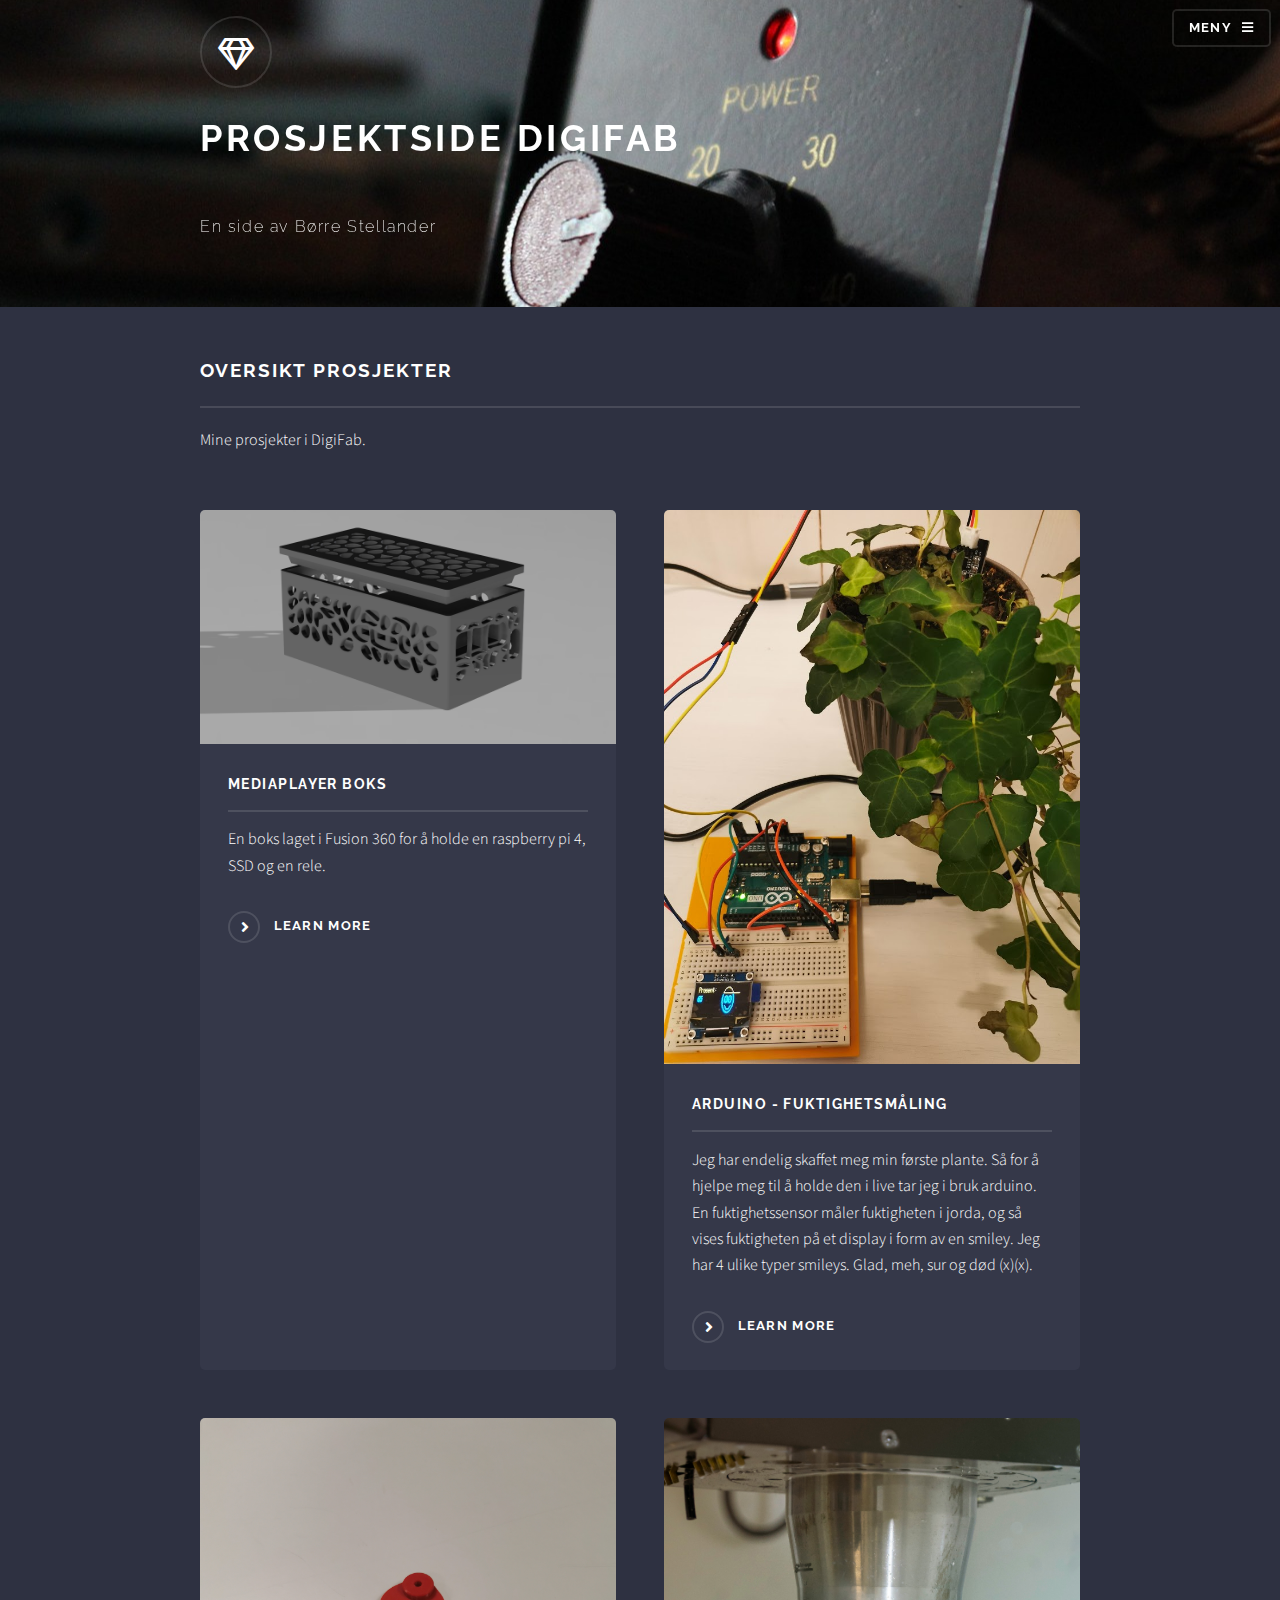
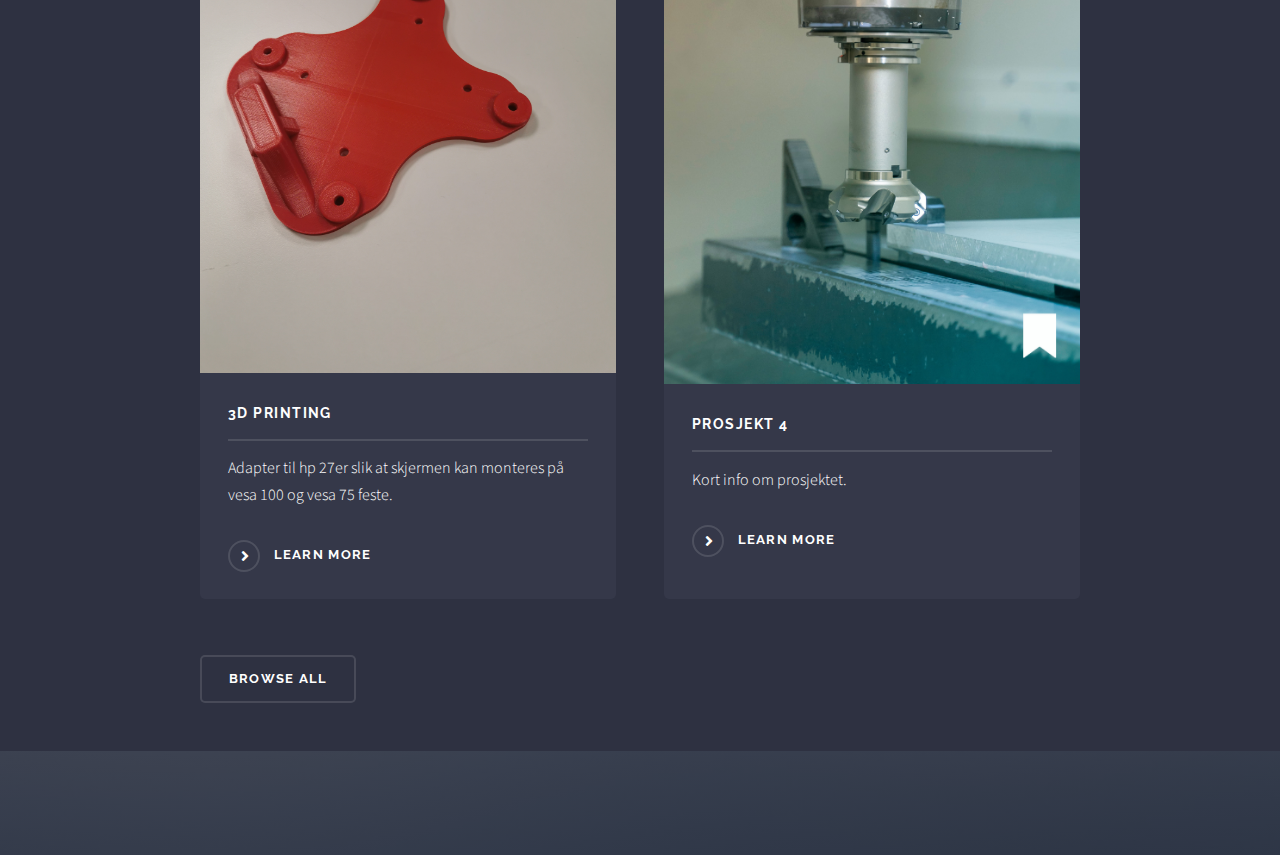
<file: DigiFab/index.html>
<!DOCTYPE HTML>
<!--
	Solid State by HTML5 UP
	html5up.net | @ajlkn
	Free for personal and commercial use under the CCA 3.0 license (html5up.net/license)
-->
<html>
	<head>
		<title>Prosjektside DigiFab </title>
		<meta charset="utf-8" />
		<meta name="viewport" content="width=device-width, initial-scale=1, user-scalable=no" />
		<link rel="stylesheet" href="assets/css/main.css" />
	</head>
	<body class="is-preload">

		<!-- Page Wrapper -->
			<div id="page-wrapper">

				<!-- Header -->
					<header id="header" class="alt">
						<h1><a href="index.html">Stellanova</a></h1>
						<nav>
							<a href="#menu">Meny</a>
						</nav>
					</header>
 
				<!-- Menu -->
					<nav id="menu">
						<div class="inner">
							<h2>Menu</h2>
							<ul class="links">
								<li><a href="index.html">Forside</a></li>
								<li><a href="prosjekt2.html">MediaPlayer Box</a></li>
								<li><a href="prosjekt3.html">Fuktighetsmåling</a></li>
								<li><a href="prosjekt5.html">3D printingS</a></li>
							</ul>
							<a href="#" class="close">Close</a>
						</div>
					</nav>

				<!-- Banner -->
					<section id="banner">
<!--						<a href="#" class="image"><img src="images/Snowboardv2.jpg" alt="" /></a> -->
						<div class="inner">
							
							<div class="logo"><span class="icon fa-gem"></span></div>
							
							<h2>Prosjektside DigiFab</h2>
							<p>En side av Børre Stellander</p>
							
						</div>
					</section>

				<!-- Wrapper -->
					<section id="wrapper">
							<section id="four" class="wrapper alt style1">
								<div class="inner">
									<h2 class="major">Oversikt prosjekter</h2>
									<p>Mine prosjekter i DigiFab.</p>
									<section class="features">
										<article id="prosjekt2">											
											<a href="prosjekt2.html" class="image"><img src="images/Mediebox v11.png" alt="Mediebox for rpi4" /></a>
<!-- Sett article inn i en span	og mod css for å ha link ved å trykke på hele "article"	-->												

											<h3 class="major">MediaPlayer Boks</h3>
											<p>En boks laget i Fusion 360 for å holde en raspberry pi 4, SSD og en rele.</p>
											<a href="prosjekt2.html" class="special">Learn more</a>
										</article>
										<article>
											<a href="prosjekt3.html" class="image"><img src="images/planteV2.jpg" alt="" /></a>
											<h3 class="major">Arduino - Fuktighetsmåling</h3>
											<p>Jeg har endelig skaffet meg min første plante. Så for å hjelpe meg til å holde den i live tar jeg i bruk arduino. 
												En fuktighetssensor måler fuktigheten i jorda, og så vises fuktigheten på et display i form av en smiley. Jeg har 4 ulike typer smileys.
												Glad, meh, sur og død (x)(x).
											</p>
											<a href="prosjekt3.html" class="special">Learn more</a>
										</article>
										<article>
											<a href="prosjekt5.html" class="image"><img src="images/vesa_adapter.jpg" alt="3D printet vesa adapter" /></a>
											<h3 class="major">3D printing</h3>
											<p>Adapter til hp 27er slik at skjermen kan monteres på vesa 100 og vesa 75 feste.</p>
											<a href="prosjekt5.html" class="special">Learn more</a>
										</article>
										<article>
											<a href="#" class="image"><img src="images/cnc.jpg" alt="" /></a>
											<h3 class="major">Prosjekt 4</h3>
											<p>Kort info om prosjektet.</p>
											<a href="#" class="special">Learn more</a>
										</article>
									</section>
									<ul class="actions">
										<li><a href="#" class="button">Browse All</a></li>
									</ul>
								</div>
							</section>

					</section>

				<!-- Footer -->
					<section id="footer">			
					</section>

			</div>

		<!-- Scripts -->
			<script src="assets/js/jquery.min.js"></script>
			<script src="assets/js/jquery.scrollex.min.js"></script>
			<script src="assets/js/browser.min.js"></script>
			<script src="assets/js/breakpoints.min.js"></script>
			<script src="assets/js/util.js"></script>
			<script src="assets/js/main.js"></script>

	</body>
</html>
</file>
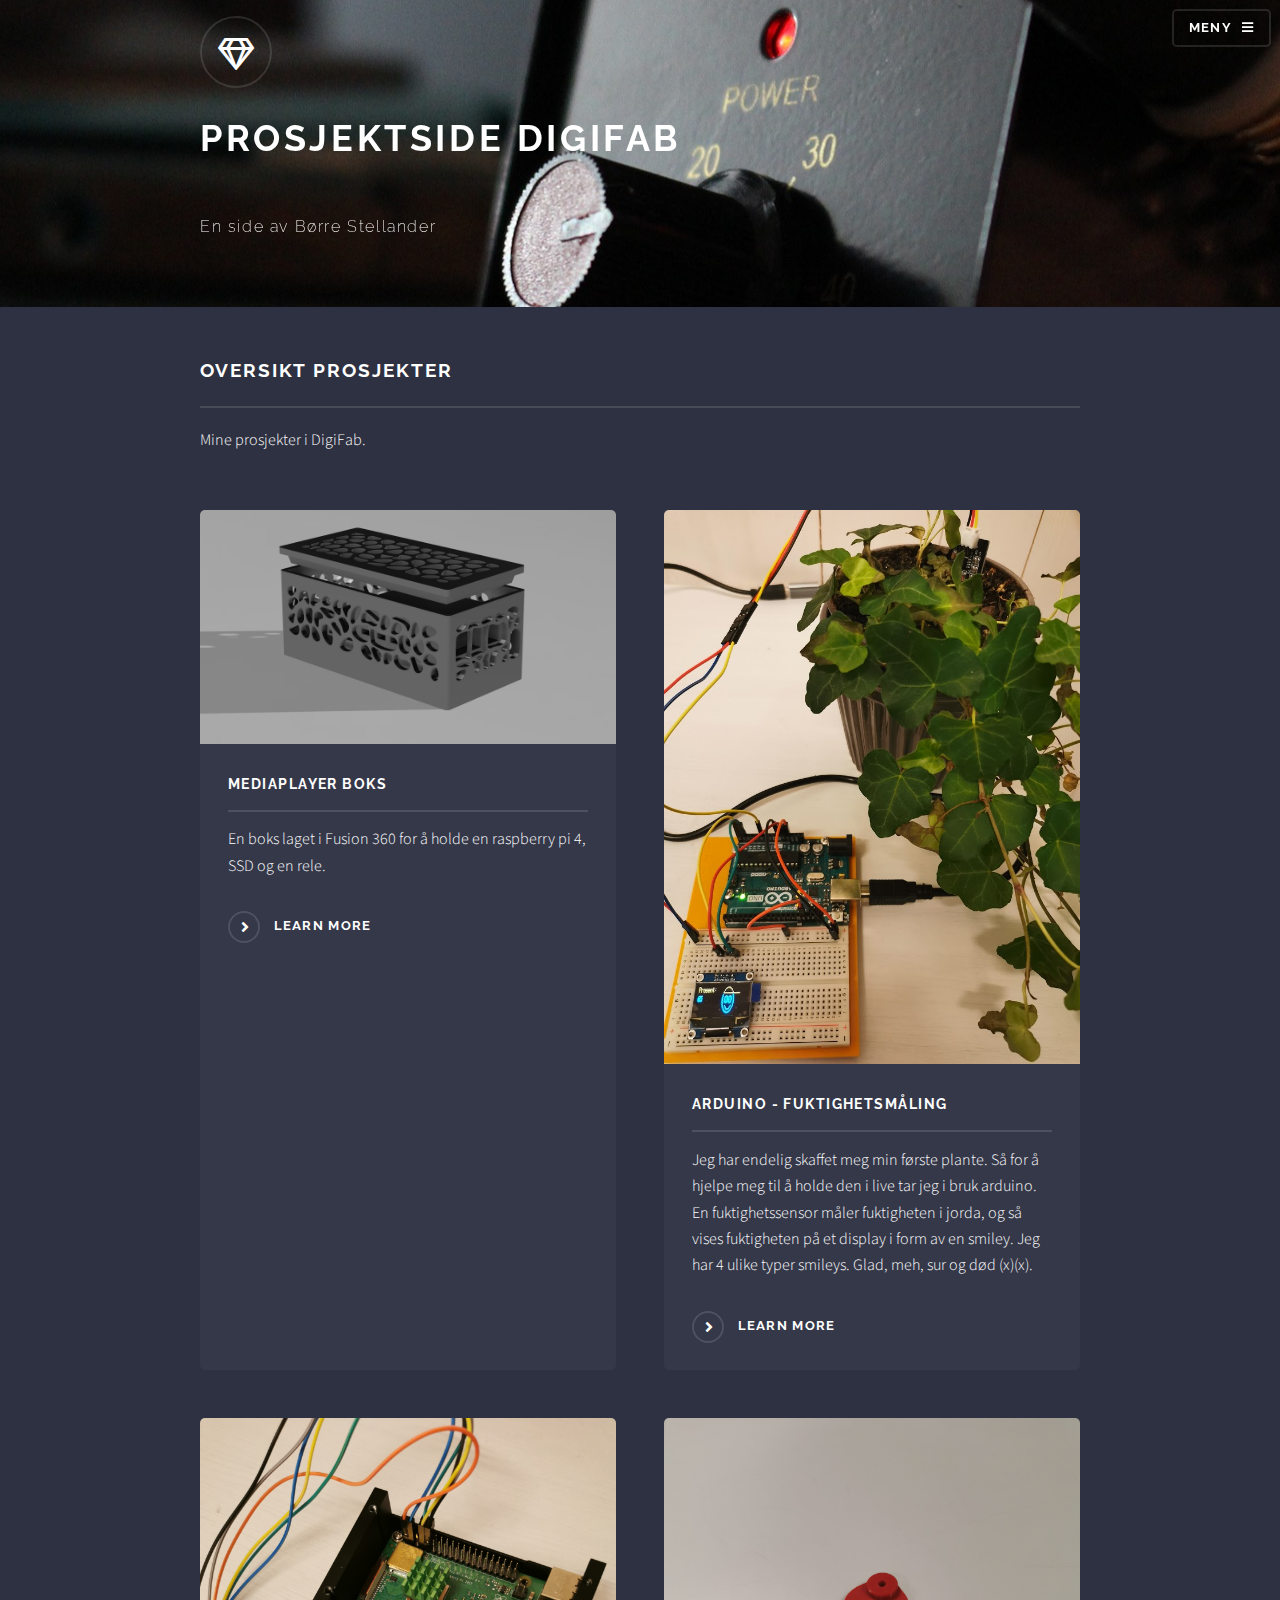
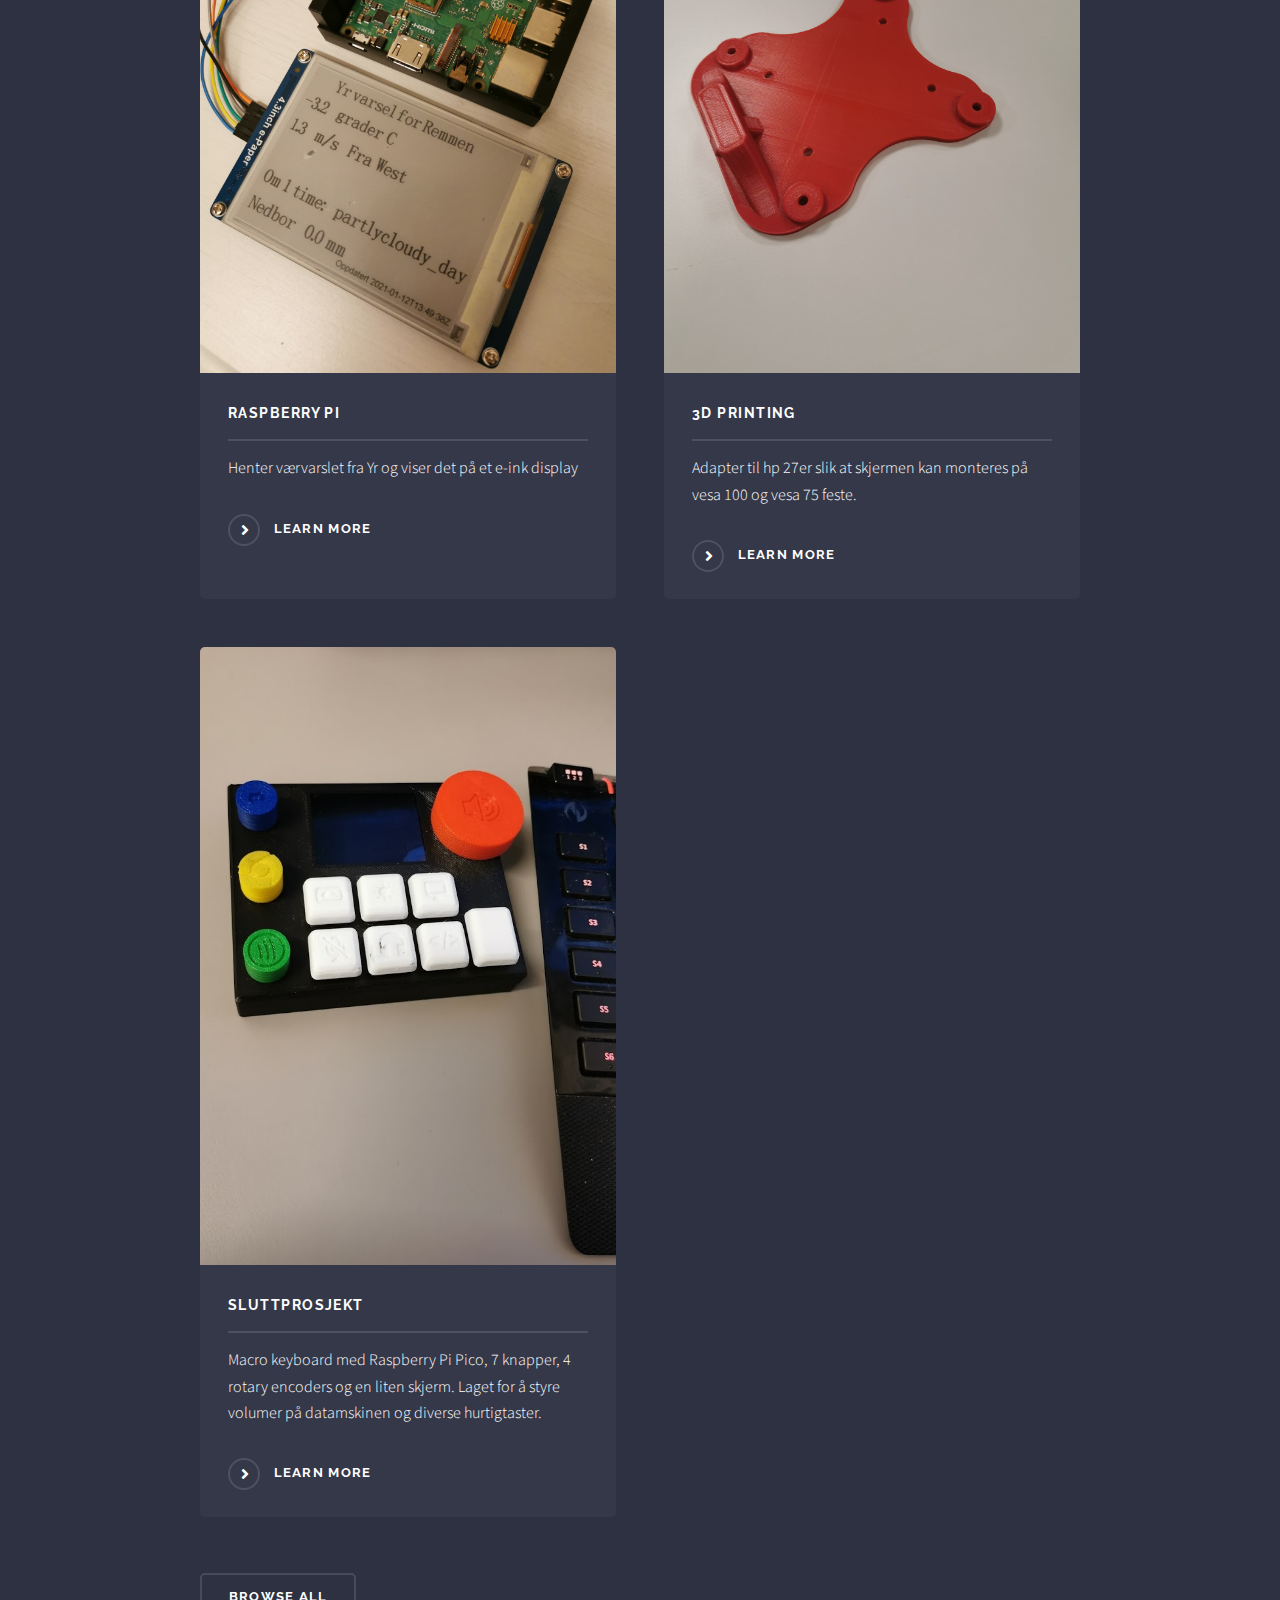
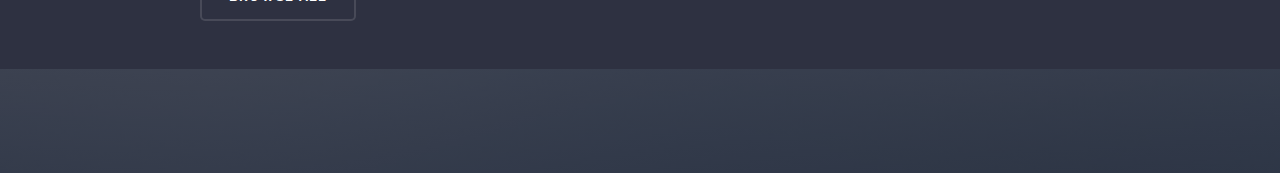
<file: docs/index.html>
<!DOCTYPE HTML>
<!--
	Solid State by HTML5 UP
	html5up.net | @ajlkn
	Free for personal and commercial use under the CCA 3.0 license (html5up.net/license)
-->
<html>
	<head>
		<title>Prosjektside DigiFab </title>
		<meta charset="utf-8" />
		<meta name="viewport" content="width=device-width, initial-scale=1, user-scalable=no" />
		<link rel="stylesheet" href="assets/css/main.css" />
	</head>
	<body class="is-preload">

		<!-- Page Wrapper -->
			<div id="page-wrapper">

				<!-- Header -->
					<header id="header" class="alt">
						<h1><a href="index.html">Stellanova</a></h1>
						<nav>
							<a href="#menu">Meny</a>
						</nav>
					</header>
 
				<!-- Menu -->
					<nav id="menu">
						<div class="inner">
							<h2>Menu</h2>
							<ul class="links">
								<li><a href="index.html">Forside</a></li>
								<li><a href="prosjekt2.html">Design | MediaPlayer Box</a></li>
								<li><a href="prosjekt3.html">Arduino | Fuktighetsmåling</a></li>
								<li><a href="prosjekt4.html">Raspberry Pi | E-ink værvarsel</a></li>
								<li><a href="prosjekt5.html">3D printing | vesa adapter hp27er</a></li>
								<li><a href="sluttprosjekt.html">Sluttprosjekt | Macro Keyboard</a></li>
							</ul>
							<a href="#" class="close">Close</a>
						</div>
					</nav>

				<!-- Banner -->
					<section id="banner">
<!--						<a href="#" class="image"><img src="images/Snowboardv2.jpg" alt="" /></a> -->
						<div class="inner">
							
							<div class="logo"><span class="icon fa-gem"></span></div>
							
							<h2>Prosjektside DigiFab</h2>
							<p>En side av Børre Stellander</p>
							
						</div>
					</section>

				<!-- Wrapper -->
					<section id="wrapper">
							<section id="four" class="wrapper alt style1">
								<div class="inner">
									<h2 class="major">Oversikt prosjekter</h2>
									<p>Mine prosjekter i DigiFab.</p>
									<section class="features">
										<article id="prosjekt2">											
											<a href="prosjekt2.html" class="image"><img src="images/Mediebox v11.png" alt="Mediebox for rpi4" /></a>
<!-- Sett article inn i en span	og mod css for å ha link ved å trykke på hele "article"	-->												

											<h3 class="major">MediaPlayer Boks</h3>
											<p>En boks laget i Fusion 360 for å holde en raspberry pi 4, SSD og en rele.</p>
											<a href="prosjekt2.html" class="special">Learn more</a>
										</article>
										<article>
											<a href="prosjekt3.html" class="image"><img src="images/planteV2.jpg" alt="" /></a>
											<h3 class="major">Arduino - Fuktighetsmåling</h3>
											<p>Jeg har endelig skaffet meg min første plante. Så for å hjelpe meg til å holde den i live tar jeg i bruk arduino. 
												En fuktighetssensor måler fuktigheten i jorda, og så vises fuktigheten på et display i form av en smiley. Jeg har 4 ulike typer smileys.
												Glad, meh, sur og død (x)(x).
											</p>
											<a href="prosjekt3.html" class="special">Learn more</a>
										</article>
										<article>
											<a href="prosjekt4.html" class="image"><img src="images/e-ink.jpg" alt="e-ink display connected to a rpi" /></a>
											<h3 class="major">Raspberry Pi</h3>
											<p>Henter værvarslet fra Yr og viser det på et e-ink display</p>
											<a href="prosjekt4.html" class="special">Learn more</a>
										</article>
										<article>
											<a href="prosjekt5.html" class="image"><img src="images/vesa_adapter.jpg" alt="3D printet vesa adapter" /></a>
											<h3 class="major">3D printing</h3>
											<p>Adapter til hp 27er slik at skjermen kan monteres på vesa 100 og vesa 75 feste.</p>
											<a href="prosjekt5.html" class="special">Learn more</a>
										</article>
										<article>
											<a href="sluttprosjekt.html" class="image"><img src="images/Sluttprosjekt/images/MacroKeyboard.jpg" alt="Macro Keyboard"/></a>
											<h3 class="major">Sluttprosjekt</h3>
											<p>Macro keyboard med Raspberry Pi Pico, 7 knapper, 4 rotary encoders og en liten skjerm. 
											Laget for å styre volumer på datamskinen og diverse hurtigtaster.</p>
											<a href="sluttprosjekt.html" class="special">Learn more</a>
										</article>
										
									</section>
									<ul class="actions">
										<li><a href="#" class="button">Browse All</a></li>
									</ul>
								</div>
							</section>

					</section>

				<!-- Footer -->
					<section id="footer">			
					</section>

			</div>

		<!-- Scripts -->
			<script src="assets/js/jquery.min.js"></script>
			<script src="assets/js/jquery.scrollex.min.js"></script>
			<script src="assets/js/browser.min.js"></script>
			<script src="assets/js/breakpoints.min.js"></script>
			<script src="assets/js/util.js"></script>
			<script src="assets/js/main.js"></script>

	</body>
</html>
</file>
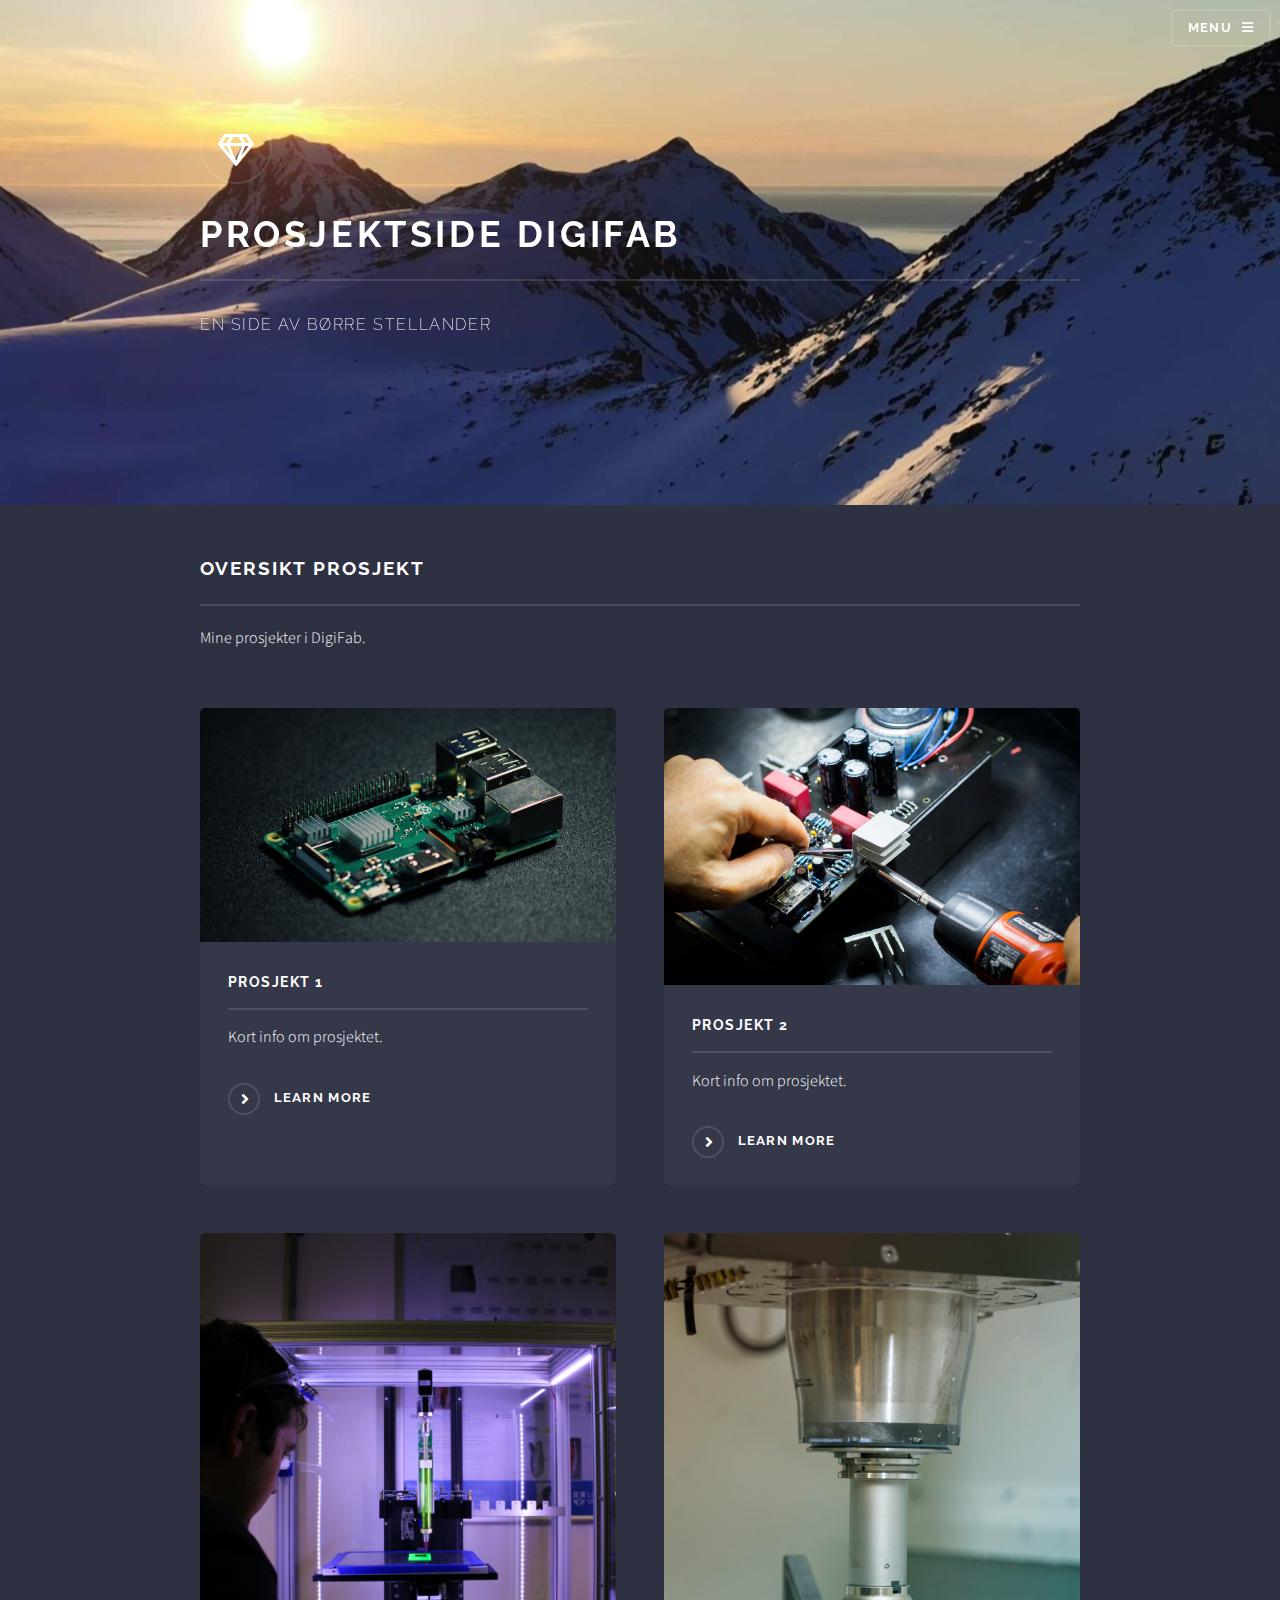
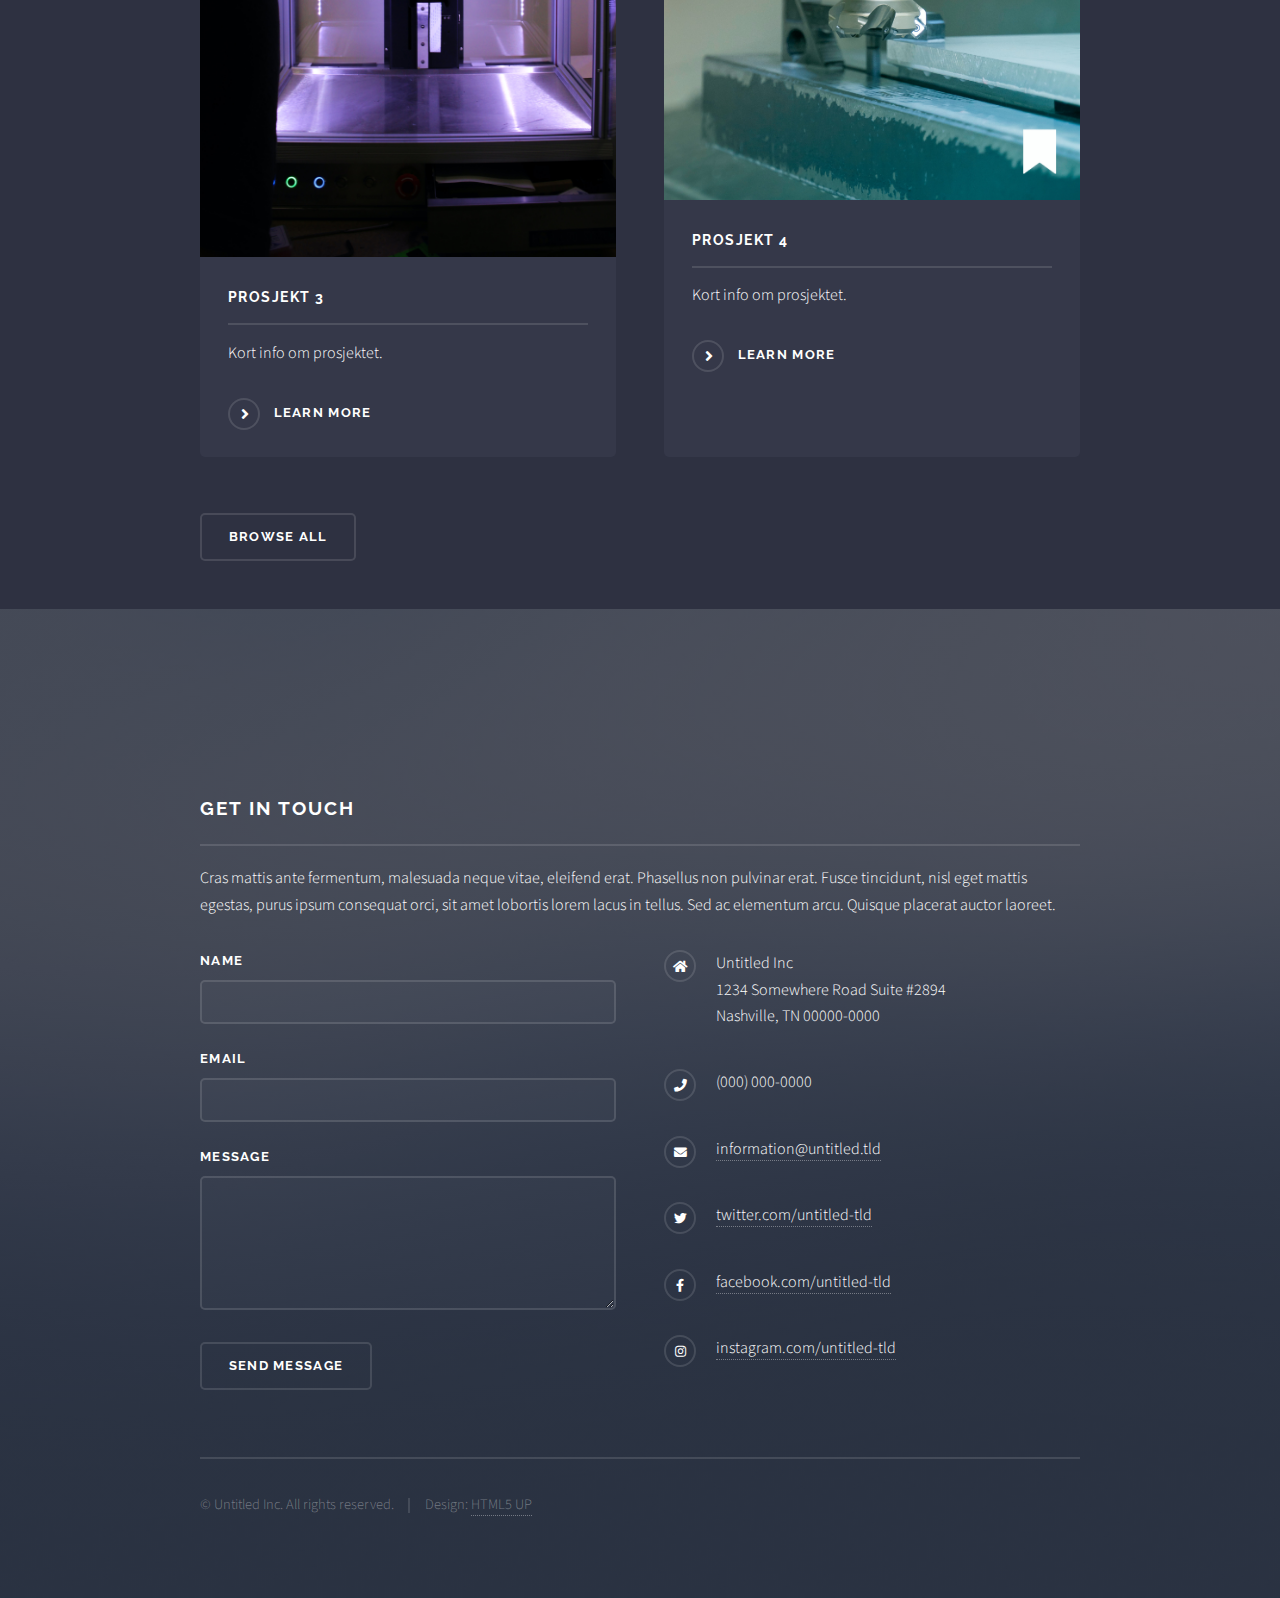
<file: nettside/index.html>
<!DOCTYPE HTML>
<!--
	Solid State by HTML5 UP
	html5up.net | @ajlkn
	Free for personal and commercial use under the CCA 3.0 license (html5up.net/license)
-->
<html>
	<head>
		<title>Prosjektside DigiFab </title>
		<meta charset="utf-8" />
		<meta name="viewport" content="width=device-width, initial-scale=1, user-scalable=no" />
		<link rel="stylesheet" href="assets/css/main.css" />
		<noscript><link rel="stylesheet" href="assets/css/noscript.css" /></noscript>
	</head>
	<body class="is-preload">

		<!-- Page Wrapper -->
			<div id="page-wrapper">

				<!-- Header -->
					<header id="header" class="alt">
						<h1><a href="index.html">Stellanova</a></h1>
						<nav>
							<a href="#menu">Menu</a>
						</nav>
					</header>
 
				<!-- Menu -->
					<nav id="menu">
						<div class="inner">
							<h2>Menu</h2>
							<ul class="links">
								<li><a href="index.html">Home</a></li>
								<li><a href="generic.html">Generic</a></li>
								<li><a href="elements.html">Elements</a></li>
								<li><a href="#">Log In</a></li>
								<li><a href="#">Sign Up</a></li>
							</ul>
							<a href="#" class="close">Close</a>
						</div>
					</nav>

				<!-- Banner -->
					<section id="banner">
<!--						<a href="#" class="image"><img src="images/Snowboardv2.jpg" alt="" /></a> -->
						<div class="inner">
							
							<div class="logo"><span class="icon fa-gem"></span></div>
							
							<h2>Prosjektside DigiFab</h2>
							<p>En side av Børre Stellander</p>
							
						</div>
					</section>

				<!-- Wrapper -->
					<section id="wrapper">
							<section id="four" class="wrapper alt style1">
								<div class="inner">
									<h2 class="major">Oversikt prosjekt</h2>
									<p>Mine prosjekter i DigiFab.</p>
									<section class="features">
										<article>
											
											<a href="prosjekt2.html" class="image"><img src="images/RaspberryPi.jpg" alt="" /></a>
<!-- Sett article inn i en span	og mod css for å ha link ved å trykke på hele "article"	-->												

											<h3 class="major">Prosjekt 1</h3>
											<p>Kort info om prosjektet.</p>
											<a href="#" class="special">Learn more</a>
										</article>
										<article>
											<a href="#" class="image"><img src="images/Electronics.jpg" alt="" /></a>
											<h3 class="major">Prosjekt 2</h3>
											<p>Kort info om prosjektet.</p>
											<a href="#" class="special">Learn more</a>
										</article>
										<article>
											<a href="#" class="image"><img src="images/3d printer.jpg" alt="" /></a>
											<h3 class="major">Prosjekt 3</h3>
											<p>Kort info om prosjektet.</p>
											<a href="#" class="special">Learn more</a>
										</article>
										<article>
											<a href="#" class="image"><img src="images/cnc.jpg" alt="" /></a>
											<h3 class="major">Prosjekt 4</h3>
											<p>Kort info om prosjektet.</p>
											<a href="#" class="special">Learn more</a>
										</article>
									</section>
									<ul class="actions">
										<li><a href="#" class="button">Browse All</a></li>
									</ul>
								</div>
							</section>

					</section>

				<!-- Footer -->
					<section id="footer">
						<div class="inner">
							<h2 class="major">Get in touch</h2>
							<p>Cras mattis ante fermentum, malesuada neque vitae, eleifend erat. Phasellus non pulvinar erat. Fusce tincidunt, nisl eget mattis egestas, purus ipsum consequat orci, sit amet lobortis lorem lacus in tellus. Sed ac elementum arcu. Quisque placerat auctor laoreet.</p>
							<form method="post" action="#">
								<div class="fields">
									<div class="field">
										<label for="name">Name</label>
										<input type="text" name="name" id="name" />
									</div>
									<div class="field">
										<label for="email">Email</label>
										<input type="email" name="email" id="email" />
									</div>
									<div class="field">
										<label for="message">Message</label>
										<textarea name="message" id="message" rows="4"></textarea>
									</div>
								</div>
								<ul class="actions">
									<li><input type="submit" value="Send Message" /></li>
								</ul>
							</form>
							<ul class="contact">
								<li class="icon solid fa-home">
									Untitled Inc<br />
									1234 Somewhere Road Suite #2894<br />
									Nashville, TN 00000-0000
								</li>
								<li class="icon solid fa-phone">(000) 000-0000</li>
								<li class="icon solid fa-envelope"><a href="#">information@untitled.tld</a></li>
								<li class="icon brands fa-twitter"><a href="#">twitter.com/untitled-tld</a></li>
								<li class="icon brands fa-facebook-f"><a href="#">facebook.com/untitled-tld</a></li>
								<li class="icon brands fa-instagram"><a href="#">instagram.com/untitled-tld</a></li>
							</ul>
							<ul class="copyright">
								<li>&copy; Untitled Inc. All rights reserved.</li><li>Design: <a href="http://html5up.net">HTML5 UP</a></li>
							</ul>
						</div>
					</section>

			</div>

		<!-- Scripts -->
			<script src="assets/js/jquery.min.js"></script>
			<script src="assets/js/jquery.scrollex.min.js"></script>
			<script src="assets/js/browser.min.js"></script>
			<script src="assets/js/breakpoints.min.js"></script>
			<script src="assets/js/util.js"></script>
			<script src="assets/js/main.js"></script>

	</body>
</html>
</file>
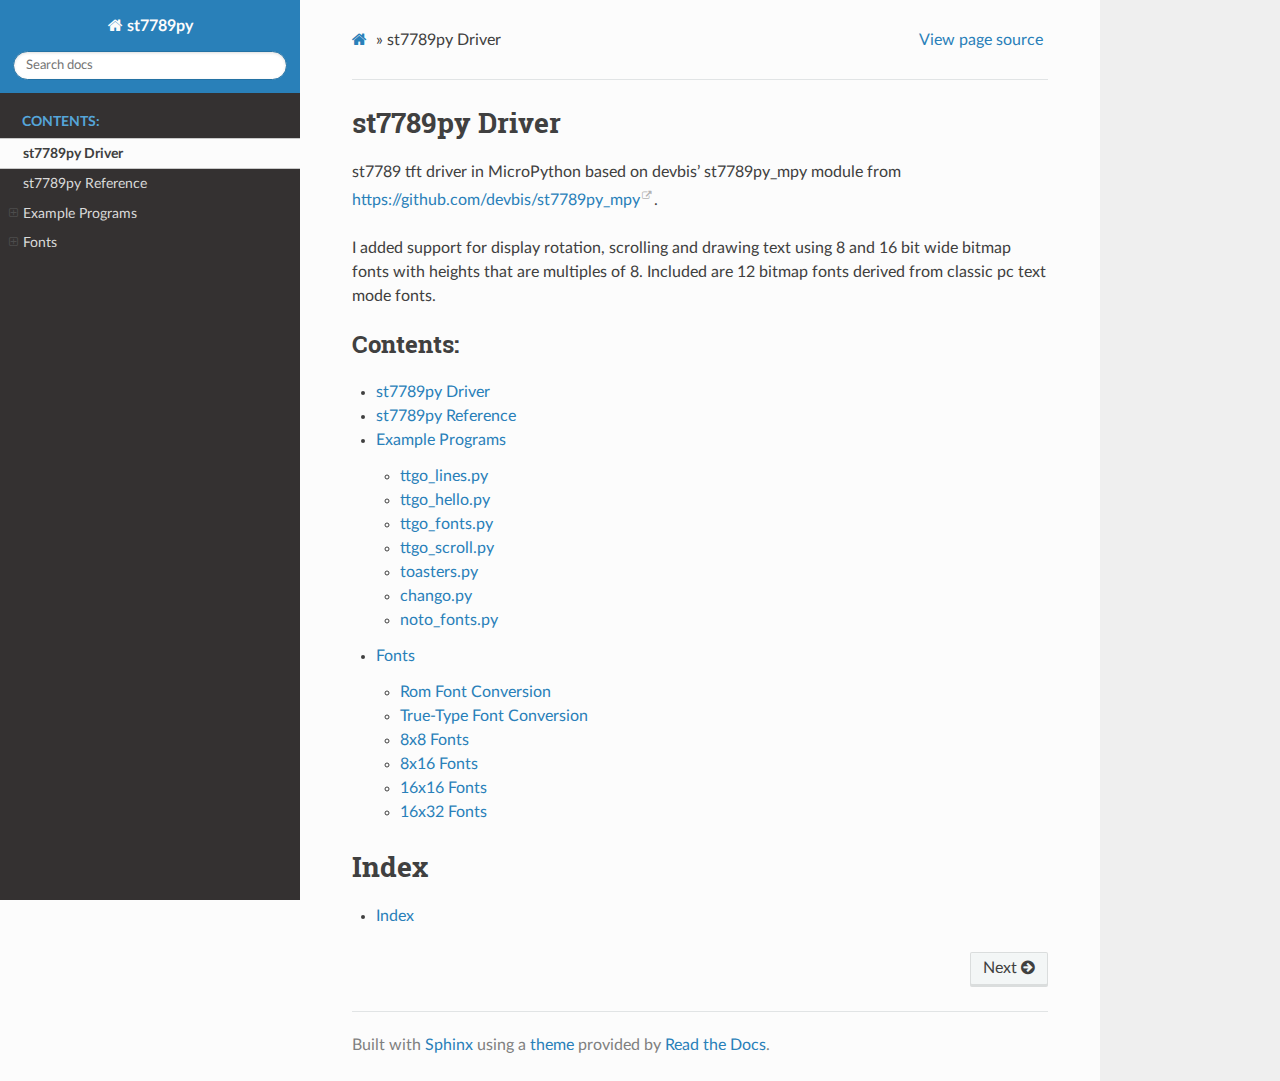
<file: Sluttprosjekt/Kode/display/st7789py_mpy-master/docs/index.html>
<!DOCTYPE html>
<html class="writer-html5" lang="en" >
<head>
  <meta charset="utf-8" />
  
  <meta name="viewport" content="width=device-width, initial-scale=1.0" />
  
  <title>st7789py Driver &mdash; st7789py 0.1.0 documentation</title>
  

  
  <link rel="stylesheet" href="_static/css/theme.css" type="text/css" />
  <link rel="stylesheet" href="_static/pygments.css" type="text/css" />

  
  

  
  

  

  
  <!--[if lt IE 9]>
    <script src="_static/js/html5shiv.min.js"></script>
  <![endif]-->
  
    
      <script type="text/javascript" id="documentation_options" data-url_root="./" src="_static/documentation_options.js"></script>
        <script src="_static/jquery.js"></script>
        <script src="_static/underscore.js"></script>
        <script src="_static/doctools.js"></script>
    
    <script type="text/javascript" src="_static/js/theme.js"></script>

    
    <link rel="index" title="Index" href="genindex.html" />
    <link rel="search" title="Search" href="search.html" />
    <link rel="next" title="st7789py Reference" href="st7789py.html" /> 
</head>

<body class="wy-body-for-nav">

   
  <div class="wy-grid-for-nav">
    
    <nav data-toggle="wy-nav-shift" class="wy-nav-side">
      <div class="wy-side-scroll">
        <div class="wy-side-nav-search"  style="background: #2980B9" >
          

          
            <a href="#" class="icon icon-home"> st7789py
          

          
          </a>

          
            
            
          

          
<div role="search">
  <form id="rtd-search-form" class="wy-form" action="search.html" method="get">
    <input type="text" name="q" placeholder="Search docs" />
    <input type="hidden" name="check_keywords" value="yes" />
    <input type="hidden" name="area" value="default" />
  </form>
</div>

          
        </div>

        
        <div class="wy-menu wy-menu-vertical" data-spy="affix" role="navigation" aria-label="main navigation">
          
            
            
              
            
            
              <p class="caption"><span class="caption-text">Contents:</span></p>
<ul class="current">
<li class="toctree-l1 current"><a class="current reference internal" href="#">st7789py Driver</a></li>
<li class="toctree-l1"><a class="reference internal" href="st7789py.html">st7789py Reference</a></li>
<li class="toctree-l1"><a class="reference internal" href="examples.html">Example Programs</a><ul>
<li class="toctree-l2"><a class="reference internal" href="examples.html#ttgo-lines-py">ttgo_lines.py</a></li>
<li class="toctree-l2"><a class="reference internal" href="examples.html#ttgo-hello-py">ttgo_hello.py</a></li>
<li class="toctree-l2"><a class="reference internal" href="examples.html#ttgo-fonts-py">ttgo_fonts.py</a></li>
<li class="toctree-l2"><a class="reference internal" href="examples.html#ttgo-scroll-py">ttgo_scroll.py</a></li>
<li class="toctree-l2"><a class="reference internal" href="examples.html#toasters-py">toasters.py</a></li>
<li class="toctree-l2"><a class="reference internal" href="examples.html#chango-py">chango.py</a></li>
<li class="toctree-l2"><a class="reference internal" href="examples.html#noto-fonts-py">noto_fonts.py</a></li>
</ul>
</li>
<li class="toctree-l1"><a class="reference internal" href="fonts.html">Fonts</a><ul>
<li class="toctree-l2"><a class="reference internal" href="fonts.html#rom-font-conversion">Rom Font Conversion</a></li>
<li class="toctree-l2"><a class="reference internal" href="fonts.html#true-type-font-conversion">True-Type Font Conversion</a></li>
<li class="toctree-l2"><a class="reference internal" href="fonts.html#x8-fonts">8x8 Fonts</a></li>
<li class="toctree-l2"><a class="reference internal" href="fonts.html#x16-fonts">8x16 Fonts</a></li>
<li class="toctree-l2"><a class="reference internal" href="fonts.html#id1">16x16 Fonts</a></li>
<li class="toctree-l2"><a class="reference internal" href="fonts.html#x32-fonts">16x32 Fonts</a></li>
</ul>
</li>
</ul>

            
          
        </div>
        
      </div>
    </nav>

    <section data-toggle="wy-nav-shift" class="wy-nav-content-wrap">

      
      <nav class="wy-nav-top" aria-label="top navigation">
        
          <i data-toggle="wy-nav-top" class="fa fa-bars"></i>
          <a href="#">st7789py</a>
        
      </nav>


      <div class="wy-nav-content">
        
        <div class="rst-content style-external-links">
        
          

















<div role="navigation" aria-label="breadcrumbs navigation">

  <ul class="wy-breadcrumbs">
    
      <li><a href="#" class="icon icon-home"></a> &raquo;</li>
        
      <li>st7789py Driver</li>
    
    
      <li class="wy-breadcrumbs-aside">
        
          
            <a href="_sources/index.rst.txt" rel="nofollow"> View page source</a>
          
        
      </li>
    
  </ul>

  
  <hr/>
</div>
          <div role="main" class="document" itemscope="itemscope" itemtype="http://schema.org/Article">
           <div itemprop="articleBody">
            
  <div class="section" id="st7789py-driver">
<h1>st7789py Driver<a class="headerlink" href="#st7789py-driver" title="Permalink to this headline">¶</a></h1>
<p>st7789 tft driver in MicroPython based on devbis’ st7789py_mpy module from
<a class="reference external" href="https://github.com/devbis/st7789py_mpy">https://github.com/devbis/st7789py_mpy</a>.</p>
<p>I added support for display rotation, scrolling and drawing text using 8 and 16
bit wide bitmap fonts with heights that are multiples of 8.  Included are 12
bitmap fonts derived from classic pc text mode fonts.</p>
<div class="toctree-wrapper compound">
<p class="caption"><span class="caption-text">Contents:</span></p>
<ul class="current">
<li class="toctree-l1 current"><a class="current reference internal" href="#">st7789py Driver</a></li>
<li class="toctree-l1"><a class="reference internal" href="st7789py.html">st7789py Reference</a></li>
<li class="toctree-l1"><a class="reference internal" href="examples.html">Example Programs</a><ul>
<li class="toctree-l2"><a class="reference internal" href="examples.html#ttgo-lines-py">ttgo_lines.py</a></li>
<li class="toctree-l2"><a class="reference internal" href="examples.html#ttgo-hello-py">ttgo_hello.py</a></li>
<li class="toctree-l2"><a class="reference internal" href="examples.html#ttgo-fonts-py">ttgo_fonts.py</a></li>
<li class="toctree-l2"><a class="reference internal" href="examples.html#ttgo-scroll-py">ttgo_scroll.py</a></li>
<li class="toctree-l2"><a class="reference internal" href="examples.html#toasters-py">toasters.py</a></li>
<li class="toctree-l2"><a class="reference internal" href="examples.html#chango-py">chango.py</a></li>
<li class="toctree-l2"><a class="reference internal" href="examples.html#noto-fonts-py">noto_fonts.py</a></li>
</ul>
</li>
<li class="toctree-l1"><a class="reference internal" href="fonts.html">Fonts</a><ul>
<li class="toctree-l2"><a class="reference internal" href="fonts.html#rom-font-conversion">Rom Font Conversion</a></li>
<li class="toctree-l2"><a class="reference internal" href="fonts.html#true-type-font-conversion">True-Type Font Conversion</a></li>
<li class="toctree-l2"><a class="reference internal" href="fonts.html#x8-fonts">8x8 Fonts</a></li>
<li class="toctree-l2"><a class="reference internal" href="fonts.html#x16-fonts">8x16 Fonts</a></li>
<li class="toctree-l2"><a class="reference internal" href="fonts.html#id1">16x16 Fonts</a></li>
<li class="toctree-l2"><a class="reference internal" href="fonts.html#x32-fonts">16x32 Fonts</a></li>
</ul>
</li>
</ul>
</div>
</div>
<div class="section" id="index">
<h1>Index<a class="headerlink" href="#index" title="Permalink to this headline">¶</a></h1>
<ul class="simple">
<li><p><a class="reference internal" href="genindex.html"><span class="std std-ref">Index</span></a></p></li>
</ul>
</div>


           </div>
           
          </div>
          <footer>
    <div class="rst-footer-buttons" role="navigation" aria-label="footer navigation">
        <a href="st7789py.html" class="btn btn-neutral float-right" title="st7789py Reference" accesskey="n" rel="next">Next <span class="fa fa-arrow-circle-right" aria-hidden="true"></span></a>
    </div>

  <hr/>

  <div role="contentinfo">
    <p>

    </p>
  </div>
    
    
    
    Built with <a href="https://www.sphinx-doc.org/">Sphinx</a> using a
    
    <a href="https://github.com/readthedocs/sphinx_rtd_theme">theme</a>
    
    provided by <a href="https://readthedocs.org">Read the Docs</a>. 

</footer>
        </div>
      </div>

    </section>

  </div>
  

  <script type="text/javascript">
      jQuery(function () {
          SphinxRtdTheme.Navigation.enable(true);
      });
  </script>

  
  
    
   

</body>
</html>
</file>
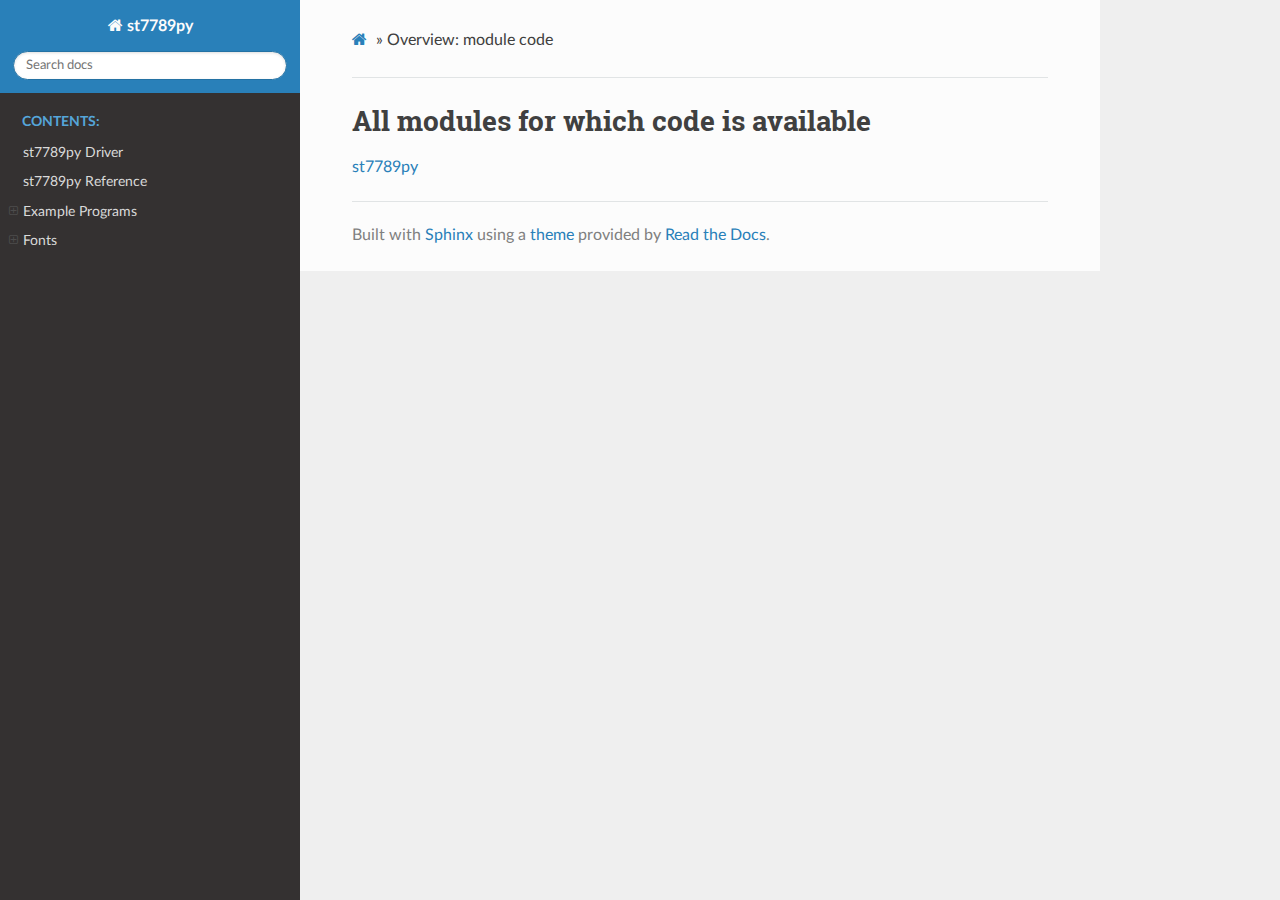
<file: Sluttprosjekt/Kode/display/st7789py_mpy-master/docs/_modules/index.html>
<!DOCTYPE html>
<html class="writer-html5" lang="en" >
<head>
  <meta charset="utf-8" />
  
  <meta name="viewport" content="width=device-width, initial-scale=1.0" />
  
  <title>Overview: module code &mdash; st7789py 0.1.0 documentation</title>
  

  
  <link rel="stylesheet" href="../_static/css/theme.css" type="text/css" />
  <link rel="stylesheet" href="../_static/pygments.css" type="text/css" />

  
  

  
  

  

  
  <!--[if lt IE 9]>
    <script src="../_static/js/html5shiv.min.js"></script>
  <![endif]-->
  
    
      <script type="text/javascript" id="documentation_options" data-url_root="../" src="../_static/documentation_options.js"></script>
        <script src="../_static/jquery.js"></script>
        <script src="../_static/underscore.js"></script>
        <script src="../_static/doctools.js"></script>
    
    <script type="text/javascript" src="../_static/js/theme.js"></script>

    
    <link rel="index" title="Index" href="../genindex.html" />
    <link rel="search" title="Search" href="../search.html" /> 
</head>

<body class="wy-body-for-nav">

   
  <div class="wy-grid-for-nav">
    
    <nav data-toggle="wy-nav-shift" class="wy-nav-side">
      <div class="wy-side-scroll">
        <div class="wy-side-nav-search"  style="background: #2980B9" >
          

          
            <a href="../index.html" class="icon icon-home"> st7789py
          

          
          </a>

          
            
            
          

          
<div role="search">
  <form id="rtd-search-form" class="wy-form" action="../search.html" method="get">
    <input type="text" name="q" placeholder="Search docs" />
    <input type="hidden" name="check_keywords" value="yes" />
    <input type="hidden" name="area" value="default" />
  </form>
</div>

          
        </div>

        
        <div class="wy-menu wy-menu-vertical" data-spy="affix" role="navigation" aria-label="main navigation">
          
            
            
              
            
            
              <p class="caption"><span class="caption-text">Contents:</span></p>
<ul>
<li class="toctree-l1"><a class="reference internal" href="../index.html">st7789py Driver</a></li>
<li class="toctree-l1"><a class="reference internal" href="../st7789py.html">st7789py Reference</a></li>
<li class="toctree-l1"><a class="reference internal" href="../examples.html">Example Programs</a><ul>
<li class="toctree-l2"><a class="reference internal" href="../examples.html#ttgo-lines-py">ttgo_lines.py</a></li>
<li class="toctree-l2"><a class="reference internal" href="../examples.html#ttgo-hello-py">ttgo_hello.py</a></li>
<li class="toctree-l2"><a class="reference internal" href="../examples.html#ttgo-fonts-py">ttgo_fonts.py</a></li>
<li class="toctree-l2"><a class="reference internal" href="../examples.html#ttgo-scroll-py">ttgo_scroll.py</a></li>
<li class="toctree-l2"><a class="reference internal" href="../examples.html#toasters-py">toasters.py</a></li>
<li class="toctree-l2"><a class="reference internal" href="../examples.html#chango-py">chango.py</a></li>
<li class="toctree-l2"><a class="reference internal" href="../examples.html#noto-fonts-py">noto_fonts.py</a></li>
</ul>
</li>
<li class="toctree-l1"><a class="reference internal" href="../fonts.html">Fonts</a><ul>
<li class="toctree-l2"><a class="reference internal" href="../fonts.html#rom-font-conversion">Rom Font Conversion</a></li>
<li class="toctree-l2"><a class="reference internal" href="../fonts.html#true-type-font-conversion">True-Type Font Conversion</a></li>
<li class="toctree-l2"><a class="reference internal" href="../fonts.html#x8-fonts">8x8 Fonts</a></li>
<li class="toctree-l2"><a class="reference internal" href="../fonts.html#x16-fonts">8x16 Fonts</a></li>
<li class="toctree-l2"><a class="reference internal" href="../fonts.html#id1">16x16 Fonts</a></li>
<li class="toctree-l2"><a class="reference internal" href="../fonts.html#x32-fonts">16x32 Fonts</a></li>
</ul>
</li>
</ul>

            
          
        </div>
        
      </div>
    </nav>

    <section data-toggle="wy-nav-shift" class="wy-nav-content-wrap">

      
      <nav class="wy-nav-top" aria-label="top navigation">
        
          <i data-toggle="wy-nav-top" class="fa fa-bars"></i>
          <a href="../index.html">st7789py</a>
        
      </nav>


      <div class="wy-nav-content">
        
        <div class="rst-content style-external-links">
        
          

















<div role="navigation" aria-label="breadcrumbs navigation">

  <ul class="wy-breadcrumbs">
    
      <li><a href="../index.html" class="icon icon-home"></a> &raquo;</li>
        
      <li>Overview: module code</li>
    
    
      <li class="wy-breadcrumbs-aside">
        
      </li>
    
  </ul>

  
  <hr/>
</div>
          <div role="main" class="document" itemscope="itemscope" itemtype="http://schema.org/Article">
           <div itemprop="articleBody">
            
  <h1>All modules for which code is available</h1>
<ul><li><a href="st7789py.html">st7789py</a></li>
</ul>

           </div>
           
          </div>
          <footer>

  <hr/>

  <div role="contentinfo">
    <p>

    </p>
  </div>
    
    
    
    Built with <a href="https://www.sphinx-doc.org/">Sphinx</a> using a
    
    <a href="https://github.com/readthedocs/sphinx_rtd_theme">theme</a>
    
    provided by <a href="https://readthedocs.org">Read the Docs</a>. 

</footer>
        </div>
      </div>

    </section>

  </div>
  

  <script type="text/javascript">
      jQuery(function () {
          SphinxRtdTheme.Navigation.enable(true);
      });
  </script>

  
  
    
   

</body>
</html>
</file>
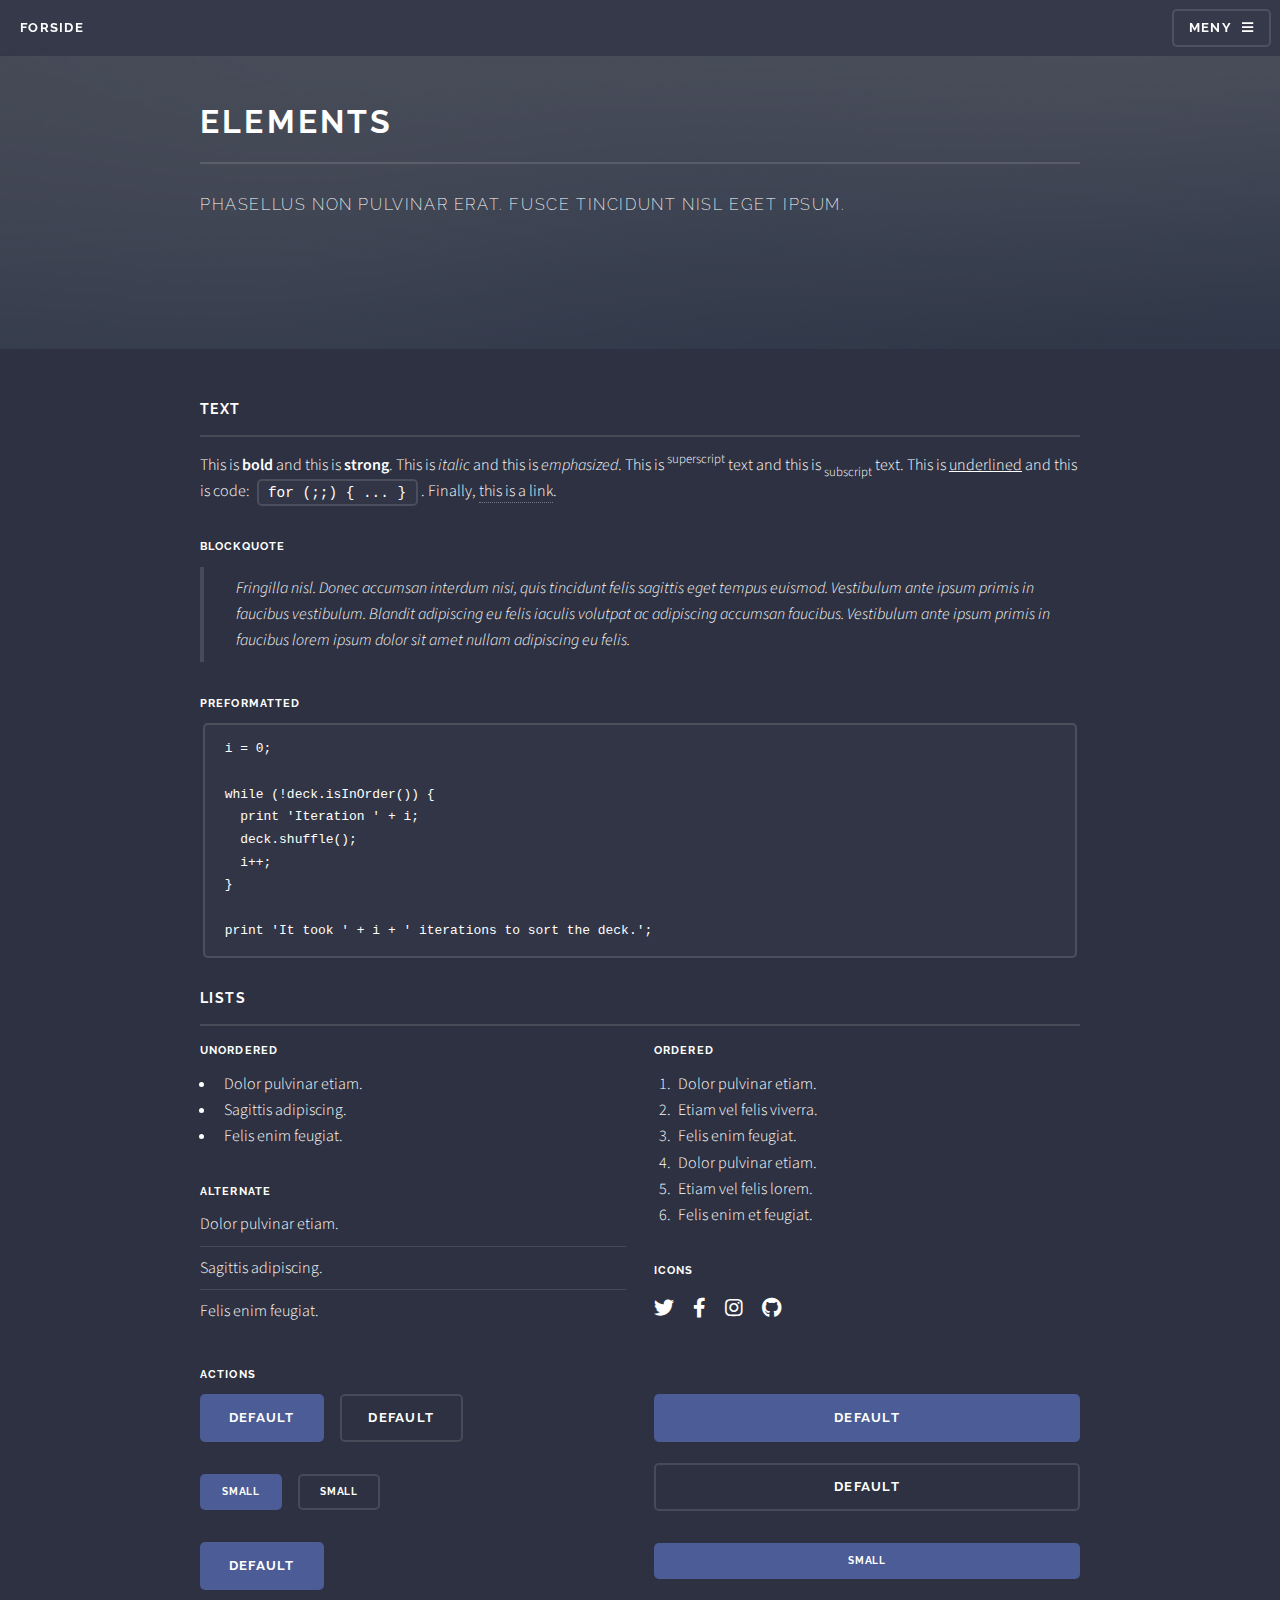
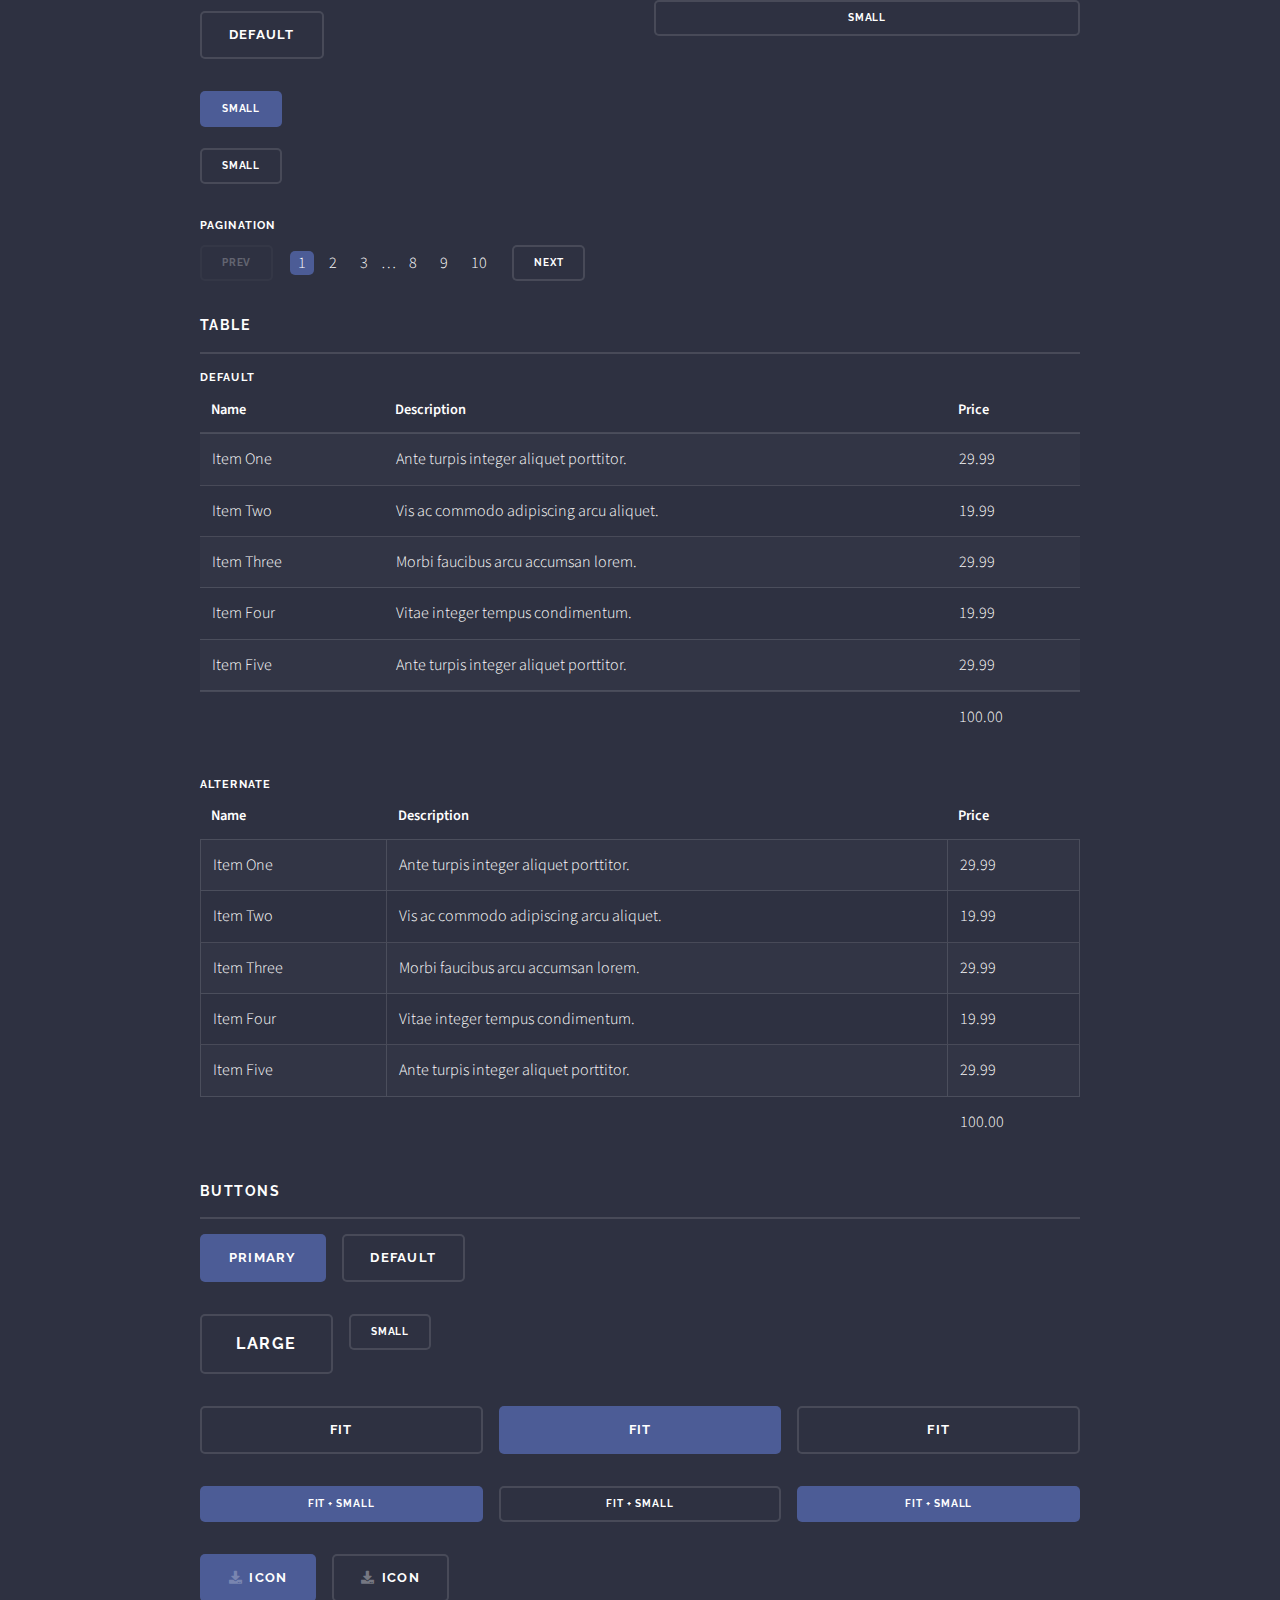
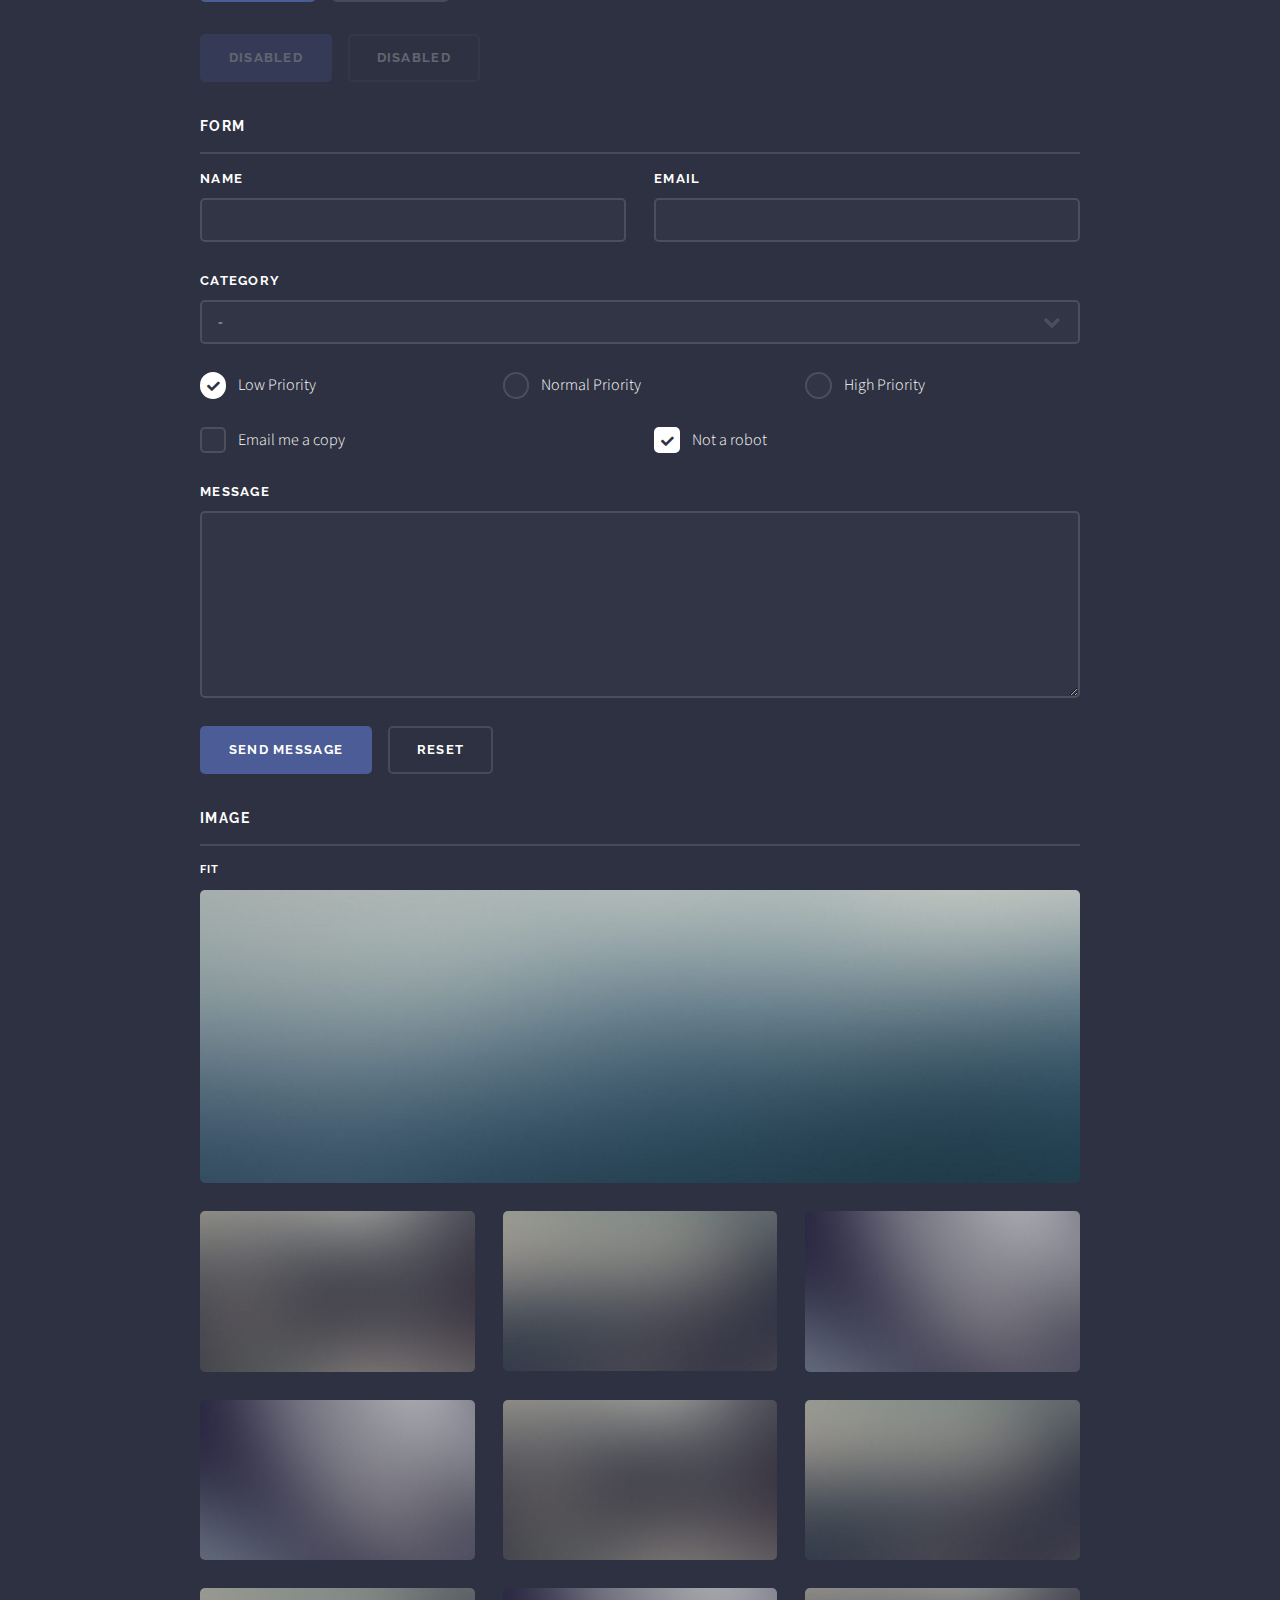
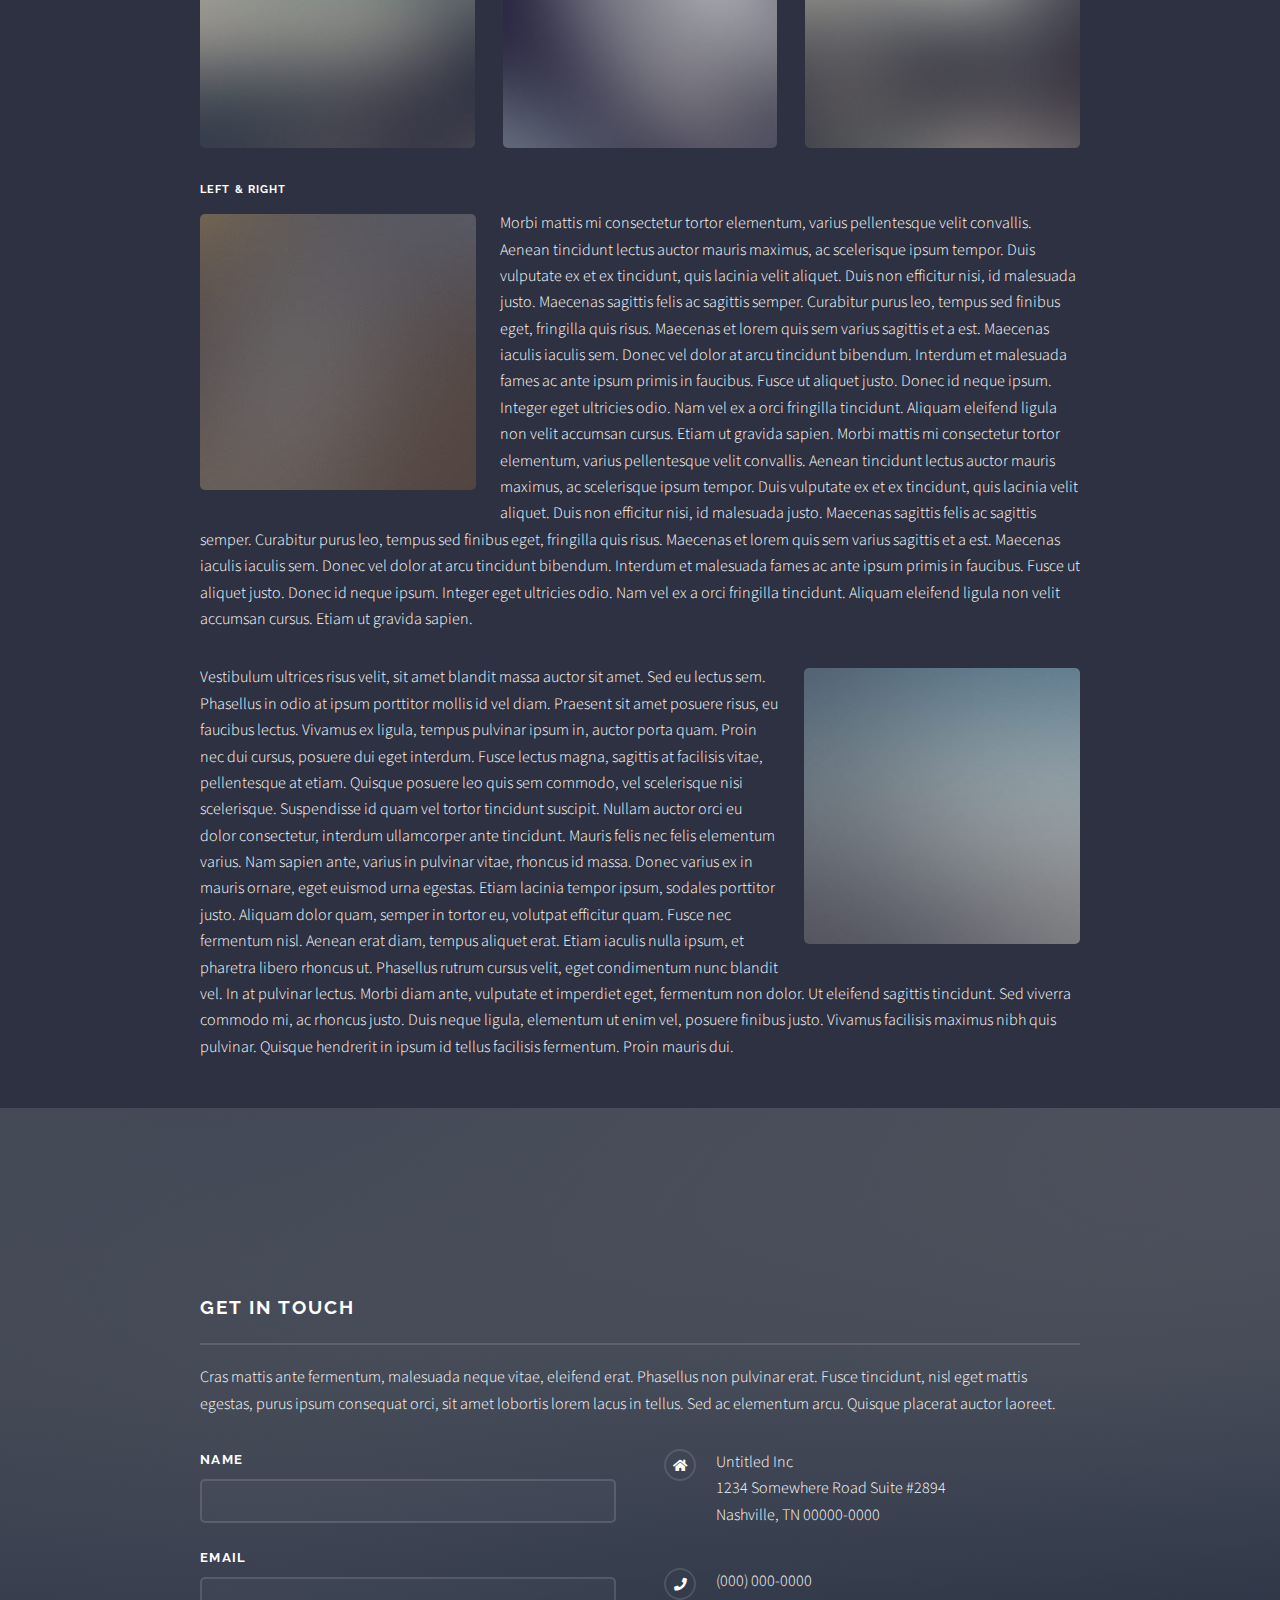
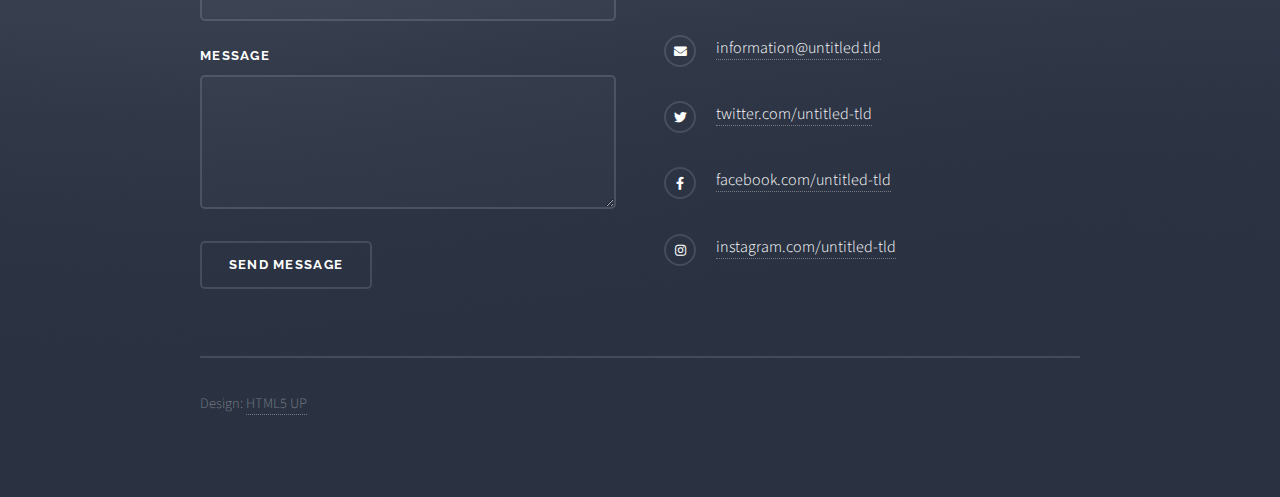
<file: DigiFab/elements.html>
<!DOCTYPE HTML>
<!--
	Solid State by HTML5 UP
	html5up.net | @ajlkn
	Free for personal and commercial use under the CCA 3.0 license (html5up.net/license)
-->
<html>
	<head>
		<title>Titel til siden</title>
		<meta charset="utf-8" />
		<meta name="viewport" content="width=device-width, initial-scale=1, user-scalable=no" />
		<link rel="stylesheet" href="assets/css/main.css" />
		<noscript><link rel="stylesheet" href="assets/css/noscript.css" /></noscript>
	</head>
	<body class="is-preload">

		<!-- Page Wrapper -->
			<div id="page-wrapper">

				<!-- Header -->
					<header id="header">
						<h1><a href="index.html">Forside</a></h1>
						<nav>
							<a href="#menu">Meny</a>
						</nav>
					</header>

				<!-- Menu -->
					<nav id="menu">
						<div class="inner">
							<h2>Meny</h2>
							<ul class="links">
								<li><a href="index.html">Forside</a></li>
								<li><a href="generic.html">Generic</a></li>
								<li><a href="elements.html">Elements</a></li>
							</ul>
							<a href="#" class="close">Close</a>
						</div>
					</nav>

				<!-- Wrapper -->
					<section id="wrapper">
						<header>
							<div class="inner">
								<h2>Elements</h2>
								<p>Phasellus non pulvinar erat. Fusce tincidunt nisl eget ipsum.</p>
							</div>
						</header>

						<!-- Content -->
							<div class="wrapper">
								<div class="inner">

									<section>
										<h3 class="major">Text</h3>
										<p>This is <b>bold</b> and this is <strong>strong</strong>. This is <i>italic</i> and this is <em>emphasized</em>.
										This is <sup>superscript</sup> text and this is <sub>subscript</sub> text.
										This is <u>underlined</u> and this is code: <code>for (;;) { ... }</code>. Finally, <a href="#">this is a link</a>.</p>
										<h4>Blockquote</h4>
										<blockquote>Fringilla nisl. Donec accumsan interdum nisi, quis tincidunt felis sagittis eget tempus euismod. Vestibulum ante ipsum primis in faucibus vestibulum. Blandit adipiscing eu felis iaculis volutpat ac adipiscing accumsan faucibus. Vestibulum ante ipsum primis in faucibus lorem ipsum dolor sit amet nullam adipiscing eu felis.</blockquote>
										<h4>Preformatted</h4>
										<pre><code>i = 0;

while (!deck.isInOrder()) {
  print 'Iteration ' + i;
  deck.shuffle();
  i++;
}

print 'It took ' + i + ' iterations to sort the deck.';</code></pre>
									</section>

									<section>
										<h3 class="major">Lists</h3>
										<div class="row">
											<div class="col-6 col-12-medium">
												<h4>Unordered</h4>
												<ul>
													<li>Dolor pulvinar etiam.</li>
													<li>Sagittis adipiscing.</li>
													<li>Felis enim feugiat.</li>
												</ul>
												<h4>Alternate</h4>
												<ul class="alt">
													<li>Dolor pulvinar etiam.</li>
													<li>Sagittis adipiscing.</li>
													<li>Felis enim feugiat.</li>
												</ul>
											</div>
											<div class="col-6 col-12-medium">
												<h4>Ordered</h4>
												<ol>
													<li>Dolor pulvinar etiam.</li>
													<li>Etiam vel felis viverra.</li>
													<li>Felis enim feugiat.</li>
													<li>Dolor pulvinar etiam.</li>
													<li>Etiam vel felis lorem.</li>
													<li>Felis enim et feugiat.</li>
												</ol>
												<h4>Icons</h4>
												<ul class="icons">
													<li><a href="#" class="icon brands fa-twitter"><span class="label">Twitter</span></a></li>
													<li><a href="#" class="icon brands fa-facebook-f"><span class="label">Facebook</span></a></li>
													<li><a href="#" class="icon brands fa-instagram"><span class="label">Instagram</span></a></li>
													<li><a href="#" class="icon brands fa-github"><span class="label">Github</span></a></li>
												</ul>
											</div>
										</div>
										<h4>Actions</h4>
										<div class="row">
											<div class="col-6 col-12-medium">
												<ul class="actions">
													<li><a href="#" class="button primary">Default</a></li>
													<li><a href="#" class="button">Default</a></li>
												</ul>
												<ul class="actions small">
													<li><a href="#" class="button primary small">Small</a></li>
													<li><a href="#" class="button small">Small</a></li>
												</ul>
												<ul class="actions stacked">
													<li><a href="#" class="button primary">Default</a></li>
													<li><a href="#" class="button">Default</a></li>
												</ul>
												<ul class="actions stacked small">
													<li><a href="#" class="button primary small">Small</a></li>
													<li><a href="#" class="button small">Small</a></li>
												</ul>
											</div>
											<div class="col-6 col-12-medium">
												<ul class="actions stacked">
													<li><a href="#" class="button primary fit">Default</a></li>
													<li><a href="#" class="button fit">Default</a></li>
												</ul>
												<ul class="actions stacked small">
													<li><a href="#" class="button primary small fit">Small</a></li>
													<li><a href="#" class="button small fit">Small</a></li>
												</ul>
											</div>
										</div>
										<h4>Pagination</h4>
										<ul class="pagination">
											<li><span class="button small disabled">Prev</span></li>
											<li><a href="#" class="page active">1</a></li>
											<li><a href="#" class="page">2</a></li>
											<li><a href="#" class="page">3</a></li>
											<li><span>&hellip;</span></li>
											<li><a href="#" class="page">8</a></li>
											<li><a href="#" class="page">9</a></li>
											<li><a href="#" class="page">10</a></li>
											<li><a href="#" class="button small">Next</a></li>
										</ul>
									</section>

									<section>
										<h3 class="major">Table</h3>
										<h4>Default</h4>
										<div class="table-wrapper">
											<table>
												<thead>
													<tr>
														<th>Name</th>
														<th>Description</th>
														<th>Price</th>
													</tr>
												</thead>
												<tbody>
													<tr>
														<td>Item One</td>
														<td>Ante turpis integer aliquet porttitor.</td>
														<td>29.99</td>
													</tr>
													<tr>
														<td>Item Two</td>
														<td>Vis ac commodo adipiscing arcu aliquet.</td>
														<td>19.99</td>
													</tr>
													<tr>
														<td>Item Three</td>
														<td> Morbi faucibus arcu accumsan lorem.</td>
														<td>29.99</td>
													</tr>
													<tr>
														<td>Item Four</td>
														<td>Vitae integer tempus condimentum.</td>
														<td>19.99</td>
													</tr>
													<tr>
														<td>Item Five</td>
														<td>Ante turpis integer aliquet porttitor.</td>
														<td>29.99</td>
													</tr>
												</tbody>
												<tfoot>
													<tr>
														<td colspan="2"></td>
														<td>100.00</td>
													</tr>
												</tfoot>
											</table>
										</div>

										<h4>Alternate</h4>
										<div class="table-wrapper">
											<table class="alt">
												<thead>
													<tr>
														<th>Name</th>
														<th>Description</th>
														<th>Price</th>
													</tr>
												</thead>
												<tbody>
													<tr>
														<td>Item One</td>
														<td>Ante turpis integer aliquet porttitor.</td>
														<td>29.99</td>
													</tr>
													<tr>
														<td>Item Two</td>
														<td>Vis ac commodo adipiscing arcu aliquet.</td>
														<td>19.99</td>
													</tr>
													<tr>
														<td>Item Three</td>
														<td> Morbi faucibus arcu accumsan lorem.</td>
														<td>29.99</td>
													</tr>
													<tr>
														<td>Item Four</td>
														<td>Vitae integer tempus condimentum.</td>
														<td>19.99</td>
													</tr>
													<tr>
														<td>Item Five</td>
														<td>Ante turpis integer aliquet porttitor.</td>
														<td>29.99</td>
													</tr>
												</tbody>
												<tfoot>
													<tr>
														<td colspan="2"></td>
														<td>100.00</td>
													</tr>
												</tfoot>
											</table>
										</div>
									</section>

									<section>
										<h3 class="major">Buttons</h3>
										<ul class="actions">
											<li><a href="#" class="button primary">Primary</a></li>
											<li><a href="#" class="button">Default</a></li>
										</ul>
										<ul class="actions">
											<li><a href="#" class="button large">Large</a></li>
											<li><a href="#" class="button small">Small</a></li>
										</ul>
										<ul class="actions fit">
											<li><a href="#" class="button fit">Fit</a></li>
											<li><a href="#" class="button primary fit">Fit</a></li>
											<li><a href="#" class="button fit">Fit</a></li>
										</ul>
										<ul class="actions fit small">
											<li><a href="#" class="button primary fit small">Fit + Small</a></li>
											<li><a href="#" class="button fit small">Fit + Small</a></li>
											<li><a href="#" class="button primary fit small">Fit + Small</a></li>
										</ul>
										<ul class="actions">
											<li><a href="#" class="button primary icon solid fa-download">Icon</a></li>
											<li><a href="#" class="button icon solid fa-download">Icon</a></li>
										</ul>
										<ul class="actions">
											<li><span class="button primary disabled">Disabled</span></li>
											<li><span class="button disabled">Disabled</span></li>
										</ul>
									</section>

									<section>
										<h3 class="major">Form</h3>
										<form method="post" action="#">
											<div class="row gtr-uniform">
												<div class="col-6 col-12-xsmall">
													<label for="demo-name">Name</label>
													<input type="text" name="demo-name" id="demo-name" value="" />
												</div>
												<div class="col-6 col-12-xsmall">
													<label for="demo-email">Email</label>
													<input type="email" name="demo-email" id="demo-email" value="" />
												</div>
												<div class="col-12">
													<label for="demo-category">Category</label>
													<select name="demo-category" id="demo-category">
														<option value="">-</option>
														<option value="1">Manufacturing</option>
														<option value="1">Shipping</option>
														<option value="1">Administration</option>
														<option value="1">Human Resources</option>
													</select>
												</div>
												<div class="col-4 col-12-small">
													<input type="radio" id="demo-priority-low" name="demo-priority" checked>
													<label for="demo-priority-low">Low Priority</label>
												</div>
												<div class="col-4 col-12-small">
													<input type="radio" id="demo-priority-normal" name="demo-priority">
													<label for="demo-priority-normal">Normal Priority</label>
												</div>
												<div class="col-4 col-12-small">
													<input type="radio" id="demo-priority-high" name="demo-priority">
													<label for="demo-priority-high">High Priority</label>
												</div>
												<div class="col-6 col-12-small">
													<input type="checkbox" id="demo-copy" name="demo-copy">
													<label for="demo-copy">Email me a copy</label>
												</div>
												<div class="col-6 col-12-small">
													<input type="checkbox" id="demo-human" name="demo-human" checked>
													<label for="demo-human">Not a robot</label>
												</div>
												<div class="col-12">
													<label for="demo-message">Message</label>
													<textarea name="demo-message" id="demo-message" rows="6"></textarea>
												</div>
												<div class="col-12">
													<ul class="actions">
														<li><input type="submit" value="Send Message" class="primary" /></li>
														<li><input type="reset" value="Reset" /></li>
													</ul>
												</div>
											</div>
										</form>
									</section>

									<section>
										<h3 class="major">Image</h3>
										<h4>Fit</h4>
										<div class="box alt">
											<div class="row gtr-uniform">
												<div class="col-12"><span class="image fit"><img src="images/pic08.jpg" alt="" /></span></div>
												<div class="col-4"><span class="image fit"><img src="images/pic05.jpg" alt="" /></span></div>
												<div class="col-4"><span class="image fit"><img src="images/pic06.jpg" alt="" /></span></div>
												<div class="col-4"><span class="image fit"><img src="images/pic07.jpg" alt="" /></span></div>
												<div class="col-4"><span class="image fit"><img src="images/pic07.jpg" alt="" /></span></div>
												<div class="col-4"><span class="image fit"><img src="images/pic05.jpg" alt="" /></span></div>
												<div class="col-4"><span class="image fit"><img src="images/pic06.jpg" alt="" /></span></div>
												<div class="col-4"><span class="image fit"><img src="images/pic06.jpg" alt="" /></span></div>
												<div class="col-4"><span class="image fit"><img src="images/pic07.jpg" alt="" /></span></div>
												<div class="col-4"><span class="image fit"><img src="images/pic05.jpg" alt="" /></span></div>
											</div>
										</div>
										<h4>Left &amp; Right</h4>
										<p><span class="image left"><img src="images/pic01.jpg" alt="" /></span>Morbi mattis mi consectetur tortor elementum, varius pellentesque velit convallis. Aenean tincidunt lectus auctor mauris maximus, ac scelerisque ipsum tempor. Duis vulputate ex et ex tincidunt, quis lacinia velit aliquet. Duis non efficitur nisi, id malesuada justo. Maecenas sagittis felis ac sagittis semper. Curabitur purus leo, tempus sed finibus eget, fringilla quis risus. Maecenas et lorem quis sem varius sagittis et a est. Maecenas iaculis iaculis sem. Donec vel dolor at arcu tincidunt bibendum. Interdum et malesuada fames ac ante ipsum primis in faucibus. Fusce ut aliquet justo. Donec id neque ipsum. Integer eget ultricies odio. Nam vel ex a orci fringilla tincidunt. Aliquam eleifend ligula non velit accumsan cursus. Etiam ut gravida sapien. Morbi mattis mi consectetur tortor elementum, varius pellentesque velit convallis. Aenean tincidunt lectus auctor mauris maximus, ac scelerisque ipsum tempor. Duis vulputate ex et ex tincidunt, quis lacinia velit aliquet. Duis non efficitur nisi, id malesuada justo. Maecenas sagittis felis ac sagittis semper. Curabitur purus leo, tempus sed finibus eget, fringilla quis risus. Maecenas et lorem quis sem varius sagittis et a est. Maecenas iaculis iaculis sem. Donec vel dolor at arcu tincidunt bibendum. Interdum et malesuada fames ac ante ipsum primis in faucibus. Fusce ut aliquet justo. Donec id neque ipsum. Integer eget ultricies odio. Nam vel ex a orci fringilla tincidunt. Aliquam eleifend ligula non velit accumsan cursus. Etiam ut gravida sapien.</p>
										<p><span class="image right"><img src="images/pic02.jpg" alt="" /></span>Vestibulum ultrices risus velit, sit amet blandit massa auctor sit amet. Sed eu lectus sem. Phasellus in odio at ipsum porttitor mollis id vel diam. Praesent sit amet posuere risus, eu faucibus lectus. Vivamus ex ligula, tempus pulvinar ipsum in, auctor porta quam. Proin nec dui cursus, posuere dui eget interdum. Fusce lectus magna, sagittis at facilisis vitae, pellentesque at etiam. Quisque posuere leo quis sem commodo, vel scelerisque nisi scelerisque. Suspendisse id quam vel tortor tincidunt suscipit. Nullam auctor orci eu dolor consectetur, interdum ullamcorper ante tincidunt. Mauris felis nec felis elementum varius. Nam sapien ante, varius in pulvinar vitae, rhoncus id massa. Donec varius ex in mauris ornare, eget euismod urna egestas. Etiam lacinia tempor ipsum, sodales porttitor justo. Aliquam dolor quam, semper in tortor eu, volutpat efficitur quam. Fusce nec fermentum nisl. Aenean erat diam, tempus aliquet erat. Etiam iaculis nulla ipsum, et pharetra libero rhoncus ut. Phasellus rutrum cursus velit, eget condimentum nunc blandit vel. In at pulvinar lectus. Morbi diam ante, vulputate et imperdiet eget, fermentum non dolor. Ut eleifend sagittis tincidunt. Sed viverra commodo mi, ac rhoncus justo. Duis neque ligula, elementum ut enim vel, posuere finibus justo. Vivamus facilisis maximus nibh quis pulvinar. Quisque hendrerit in ipsum id tellus facilisis fermentum. Proin mauris dui.</p>
									</section>

								</div>
							</div>

					</section>

				<!-- Footer -->
					<section id="footer">
						<div class="inner">
							<h2 class="major">Get in touch</h2>
							<p>Cras mattis ante fermentum, malesuada neque vitae, eleifend erat. Phasellus non pulvinar erat. Fusce tincidunt, nisl eget mattis egestas, purus ipsum consequat orci, sit amet lobortis lorem lacus in tellus. Sed ac elementum arcu. Quisque placerat auctor laoreet.</p>
							<form method="post" action="#">
								<div class="fields">
									<div class="field">
										<label for="name">Name</label>
										<input type="text" name="name" id="name" />
									</div>
									<div class="field">
										<label for="email">Email</label>
										<input type="email" name="email" id="email" />
									</div>
									<div class="field">
										<label for="message">Message</label>
										<textarea name="message" id="message" rows="4"></textarea>
									</div>
								</div>
								<ul class="actions">
									<li><input type="submit" value="Send Message" /></li>
								</ul>
							</form>
							<ul class="contact">
								<li class="icon solid fa-home">
									Untitled Inc<br />
									1234 Somewhere Road Suite #2894<br />
									Nashville, TN 00000-0000
								</li>
								<li class="icon solid fa-phone">(000) 000-0000</li>
								<li class="icon solid fa-envelope"><a href="#">information@untitled.tld</a></li>
								<li class="icon brands fa-twitter"><a href="#">twitter.com/untitled-tld</a></li>
								<li class="icon brands fa-facebook-f"><a href="#">facebook.com/untitled-tld</a></li>
								<li class="icon brands fa-instagram"><a href="#">instagram.com/untitled-tld</a></li>
							</ul>
							<ul class="copyright">
								<li>Design: <a href="http://html5up.net">HTML5 UP</a></li>
							</ul>
						</div>
					</section>

			</div>

		<!-- Scripts -->
			<script src="assets/js/jquery.min.js"></script>
			<script src="assets/js/jquery.scrollex.min.js"></script>
			<script src="assets/js/browser.min.js"></script>
			<script src="assets/js/breakpoints.min.js"></script>
			<script src="assets/js/util.js"></script>
			<script src="assets/js/main.js"></script>

	</body>
</html>
</file>
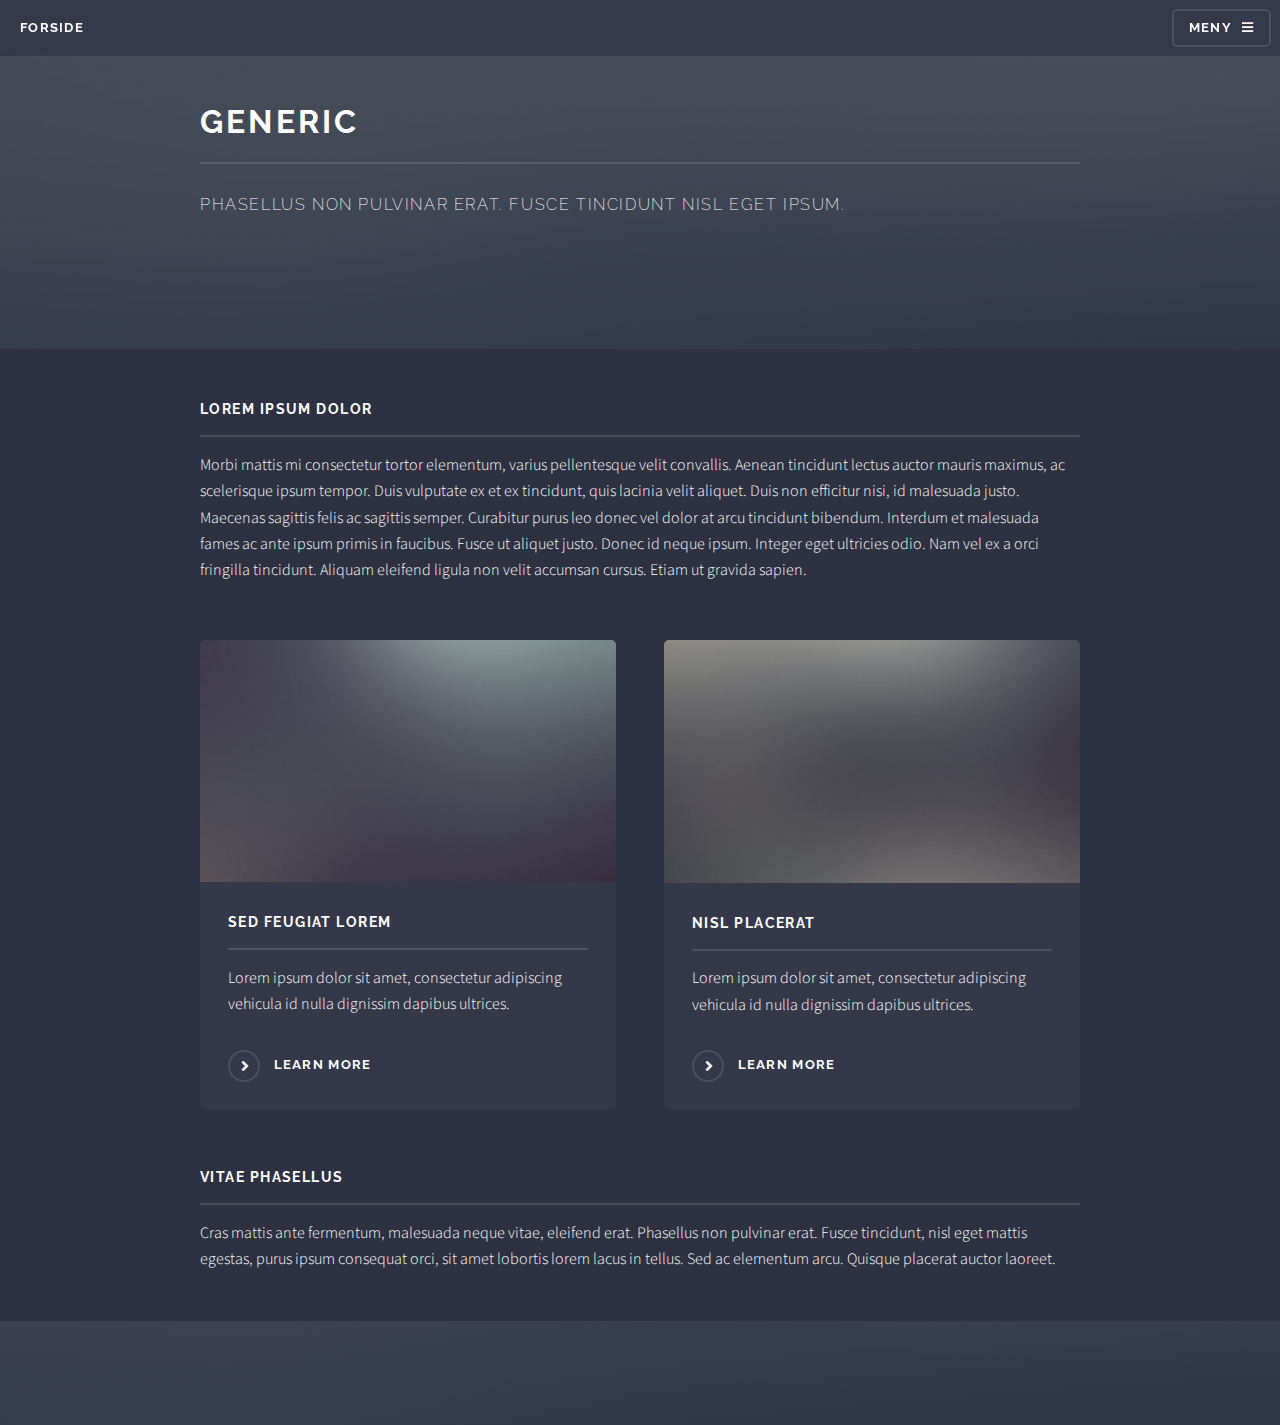
<file: DigiFab/generic.html>
<!DOCTYPE HTML>
<!--
	Solid State by HTML5 UP
	html5up.net | @ajlkn
	Free for personal and commercial use under the CCA 3.0 license (html5up.net/license)
-->
<html>
	<head>
		<title>Generic - Solid State by HTML5 UP</title>
		<meta charset="utf-8" />
		<meta name="viewport" content="width=device-width, initial-scale=1, user-scalable=no" />
		<link rel="stylesheet" href="assets/css/main.css" />
	</head>
	<body class="is-preload">

		<!-- Page Wrapper -->
			<div id="page-wrapper">

				<!-- Header -->
					<header id="header">
						<h1><a href="index.html">Forside</a></h1>
						<nav>
							<a href="#menu">Meny</a>
						</nav>
					</header>

				<!-- Menu -->
					<nav id="menu">
						<div class="inner">
							<h2>Menu</h2>
							<ul class="links">
								<li><a href="index.html">Forside</a></li>
								<li><a href="prosjekt2.html">MediaPlayer Box</a></li>
								<li><a href="prosjekt3.html">Fuktighetsmåling</a></li>
								<li><a href="prosjekt4.html">Prosjekt 4</a></li>
								<li><a href="prosjekt4.html">Prosjekt 5</a></li>
							</ul>
							<a href="#" class="close">Close</a>
						</div>
					</nav>

				<!-- Wrapper -->
					<section id="wrapper">
						<header>
							<div class="inner">
								<h2>Generic</h2>
								<p>Phasellus non pulvinar erat. Fusce tincidunt nisl eget ipsum.</p>
							</div>
						</header>

						<!-- Content -->
							<div class="wrapper">
								<div class="inner">

									<h3 class="major">Lorem ipsum dolor</h3>
									<p>Morbi mattis mi consectetur tortor elementum, varius pellentesque velit convallis. Aenean tincidunt lectus auctor mauris maximus, ac scelerisque ipsum tempor. Duis vulputate ex et ex tincidunt, quis lacinia velit aliquet. Duis non efficitur nisi, id malesuada justo. Maecenas sagittis felis ac sagittis semper. Curabitur purus leo donec vel dolor at arcu tincidunt bibendum. Interdum et malesuada fames ac ante ipsum primis in faucibus. Fusce ut aliquet justo. Donec id neque ipsum. Integer eget ultricies odio. Nam vel ex a orci fringilla tincidunt. Aliquam eleifend ligula non velit accumsan cursus. Etiam ut gravida sapien.</p>

									<section class="features">
										<article>
											<a href="#" class="image"><img src="images/pic04.jpg" alt="" /></a>
											<h3 class="major">Sed feugiat lorem</h3>
											<p>Lorem ipsum dolor sit amet, consectetur adipiscing vehicula id nulla dignissim dapibus ultrices.</p>
											<a href="#" class="special">Learn more</a>
										</article>
										<article>
											<a href="#" class="image"><img src="images/pic05.jpg" alt="" /></a>
											<h3 class="major">Nisl placerat</h3>
											<p>Lorem ipsum dolor sit amet, consectetur adipiscing vehicula id nulla dignissim dapibus ultrices.</p>
											<a href="#" class="special">Learn more</a>
										</article>
									</section>

									<h3 class="major">Vitae phasellus</h3>
									<p>Cras mattis ante fermentum, malesuada neque vitae, eleifend erat. Phasellus non pulvinar erat. Fusce tincidunt, nisl eget mattis egestas, purus ipsum consequat orci, sit amet lobortis lorem lacus in tellus. Sed ac elementum arcu. Quisque placerat auctor laoreet.</p>

								</div>
							</div>

					</section>

				<!-- Footer -->
					<section id="footer">
					</section>

			</div>

		<!-- Scripts -->
			<script src="assets/js/jquery.min.js"></script>
			<script src="assets/js/jquery.scrollex.min.js"></script>
			<script src="assets/js/browser.min.js"></script>
			<script src="assets/js/breakpoints.min.js"></script>
			<script src="assets/js/util.js"></script>
			<script src="assets/js/main.js"></script>

	</body>
</html>
</file>
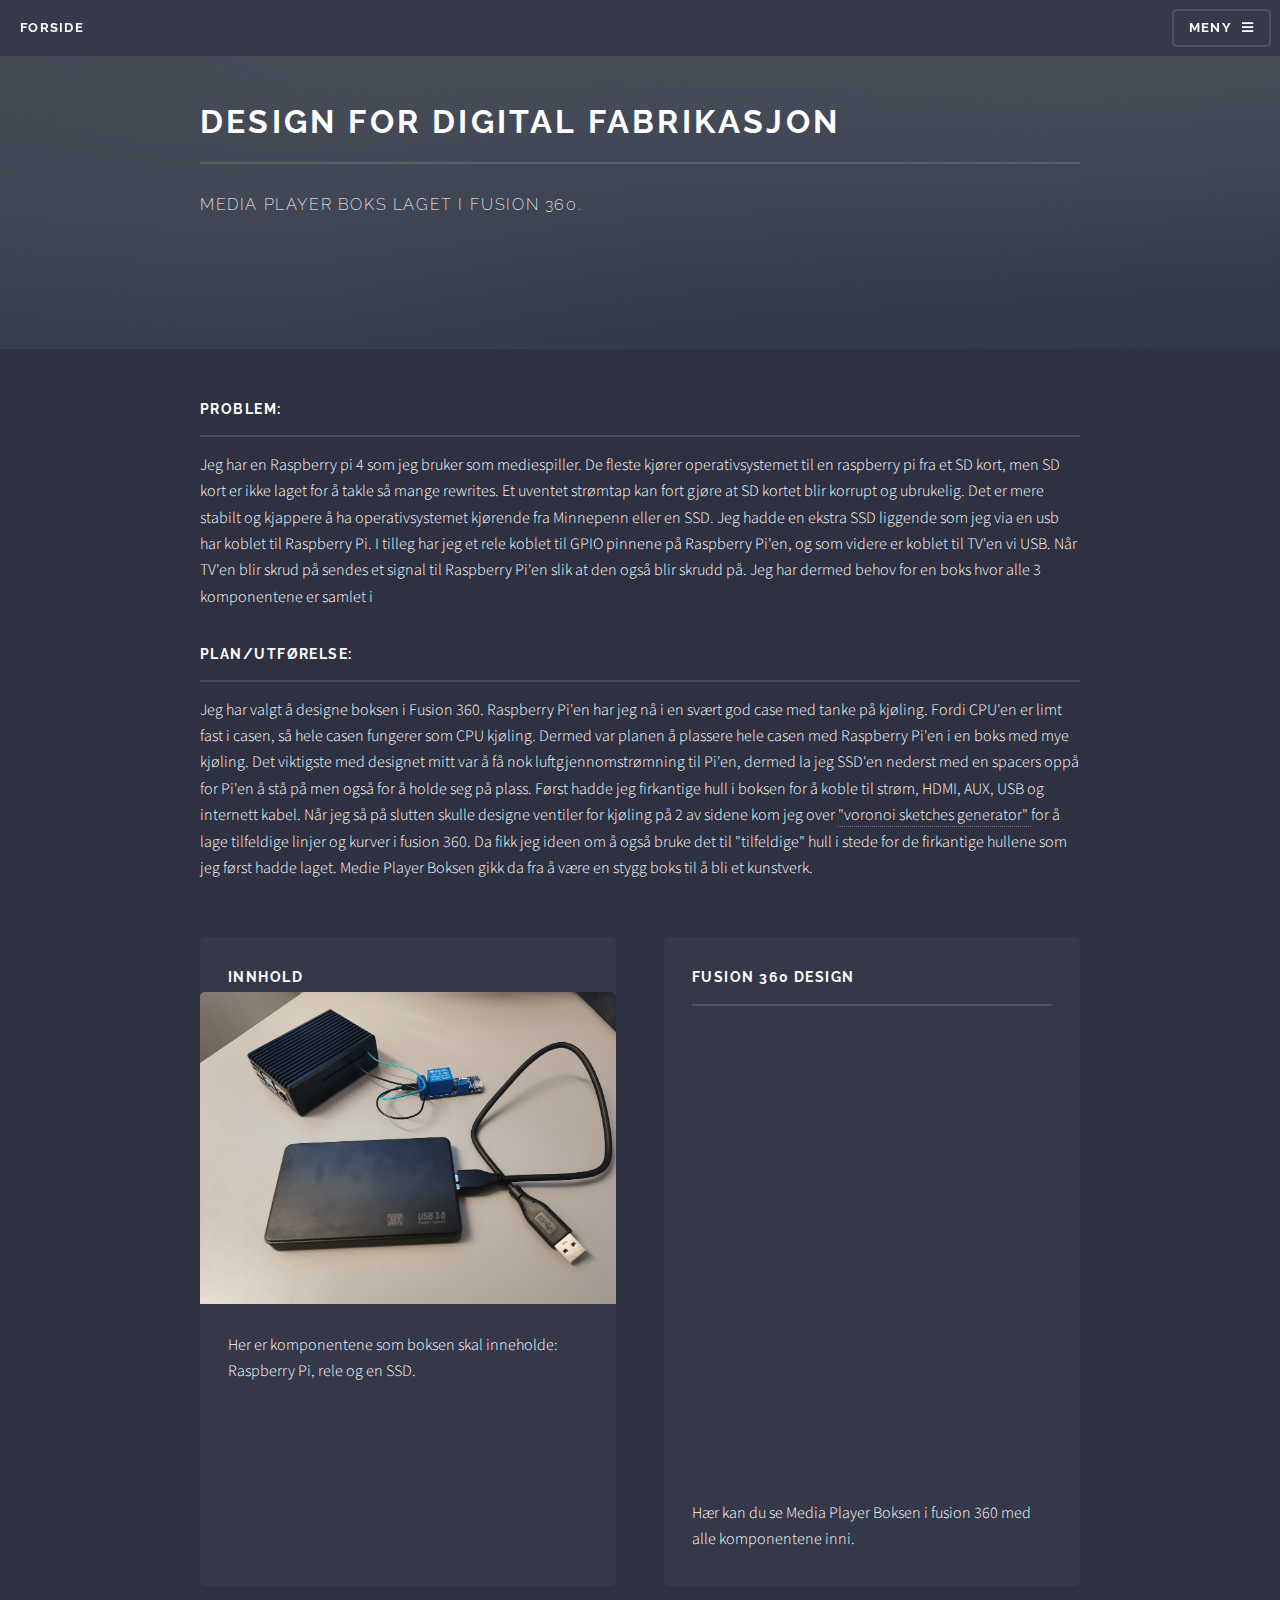
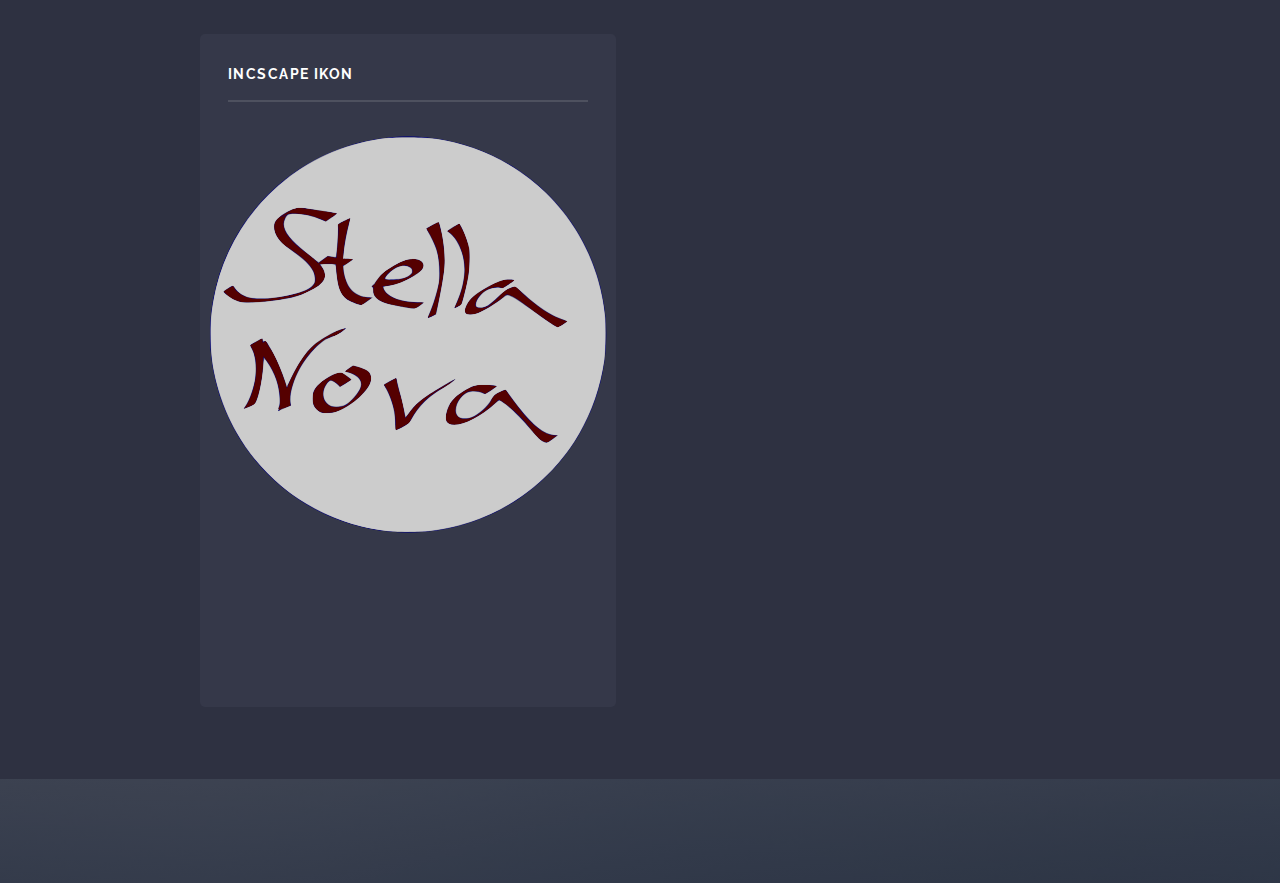
<file: DigiFab/prosjekt2.html>
<!DOCTYPE HTML>
<!--
	Solid State by HTML5 UP
	html5up.net | @ajlkn
	Free for personal and commercial use under the CCA 3.0 license (html5up.net/license)
-->
<html>
	<head>
		<title>MediaPlayer Boks</title>
		<meta charset="utf-8" />
		<meta name="viewport" content="width=device-width, initial-scale=1, user-scalable=no" />
		<link rel="stylesheet" href="assets/css/main.css" />
	</head>
	<body class="is-preload">

		<!-- Page Wrapper -->
			<div id="page-wrapper">

				<!-- Header -->
					<header id="header">
						<h1><a href="index.html">Forside</a></h1>
						<nav>
							<a href="#menu">Meny</a>
						</nav>
					</header>

				<!-- Menu -->
					<nav id="menu">
						<div class="inner">
							<h2>Meny</h2>
							<ul class="links">
								<li><a href="index.html">Forside</a></li>
								<li><a href="prosjekt2.html">MediaPlayer Box</a></li>
								<li><a href="prosjekt3.html">Fuktighetsmåling</a></li>
								<li><a href="prosjekt5.html">3D printing</a></li>
							</ul>
							<a href="#" class="close">Close</a>
						</div>
					</nav>

				<!-- Wrapper -->
					<section id="wrapper">
						<header>
							<div class="inner">
								<h2>Design for digital fabrikasjon</h2>
								<p>Media Player Boks laget i fusion 360.</p>
							</div>
						</header>

						<!-- Content -->
							<div class="wrapper">
								<div class="inner">

									<h3 class="major">Problem:</h3>
									<p>Jeg har en Raspberry pi 4 som jeg bruker som mediespiller. De fleste kjører operativsystemet til en raspberry pi fra et SD kort, men SD kort er ikke laget for å takle så mange rewrites. Et uventet strømtap kan fort gjøre at SD kortet blir korrupt og ubrukelig. Det er mere stabilt og kjappere å ha operativsystemet kjørende fra Minnepenn eller en SSD. Jeg hadde en ekstra SSD liggende som jeg via en usb har koblet til Raspberry Pi. 
                                        I tilleg har jeg et rele koblet til GPIO pinnene på Raspberry Pi'en, og som videre er koblet til TV'en vi USB. Når TV'en blir skrud på sendes et signal til Raspberry Pi'en slik at den også blir skrudd på.
                                        Jeg har dermed behov for en boks hvor alle 3 komponentene er samlet i
                                    </p>

									<h3 class="major">Plan/utførelse:</h3>
									<p>Jeg har valgt å designe boksen i Fusion 360. Raspberry Pi'en har jeg nå i en svært god case med tanke på kjøling. Fordi CPU'en er limt fast i casen, så hele casen fungerer som CPU kjøling.
                                        Dermed var planen å plassere hele casen med Raspberry Pi'en i en boks med mye kjøling. 
                                        Det viktigste med designet mitt var å få nok luftgjennomstrømning til Pi'en, dermed la jeg SSD'en nederst med en spacers oppå for Pi'en å stå på men også for å holde seg på plass.
                                        Først hadde jeg firkantige hull i boksen for å koble til strøm, HDMI, AUX, USB og internett kabel.
                                        Når jeg så på slutten skulle designe ventiler for kjøling på 2 av sidene kom jeg over <a href="https://github.com/hanskellner/Fusion360Voronoi" > "voronoi sketches generator" </a>  for å lage tilfeldige linjer og kurver i fusion 360.
                                        Da fikk jeg ideen om å også bruke det til "tilfeldige" hull i stede for de firkantige hullene som jeg først hadde laget.
                                        Medie Player Boksen gikk da fra å være en stygg boks til å bli et kunstverk. 
                                    </p>

									<section class="features">
										<article>
                                            <h3 class="major">Innhold</h3>
											<a href="#" class="image"><img src="images/rpi_ssd_rele.jpg" alt="Bilde kan ikke vises" /></a>
											<p>Her er komponentene som boksen skal inneholde:
                                                Raspberry Pi, rele og en SSD.</p>	
										</article>
                                        
                                        <article>
                                            <h3 class="major">Fusion 360 Design</h3>
                                            <iframe class="image" src="https://hiof68.autodesk360.com/shares/public/SH919a0QTf3c32634dcf19b13b2be8286dc7?mode=embed" width="640" height="480" allowfullscreen="true" webkitallowfullscreen="true" mozallowfullscreen="true"  frameborder="0"></iframe>
											<p>Hær kan du se Media Player Boksen i fusion 360 med alle komponentene inni.</p>
                                        </article>
                                        
                                        <article>
                                            <h3 class="major">Incscape ikon</h3>
                                            <a href="#" class ="image"><img src="images/Stellanova_v2.svg" alt="Ikonet kan ikke vises"  /></a>

                                        </article>

									</section>

								</div>
							</div>

					</section>

				<!-- Footer -->
					<section id="footer">
					</section>

			</div>

		<!-- Scripts -->
			<script src="assets/js/jquery.min.js"></script>
			<script src="assets/js/jquery.scrollex.min.js"></script>
			<script src="assets/js/browser.min.js"></script>
			<script src="assets/js/breakpoints.min.js"></script>
			<script src="assets/js/util.js"></script>
			<script src="assets/js/main.js"></script>

	</body>
</html>
</file>
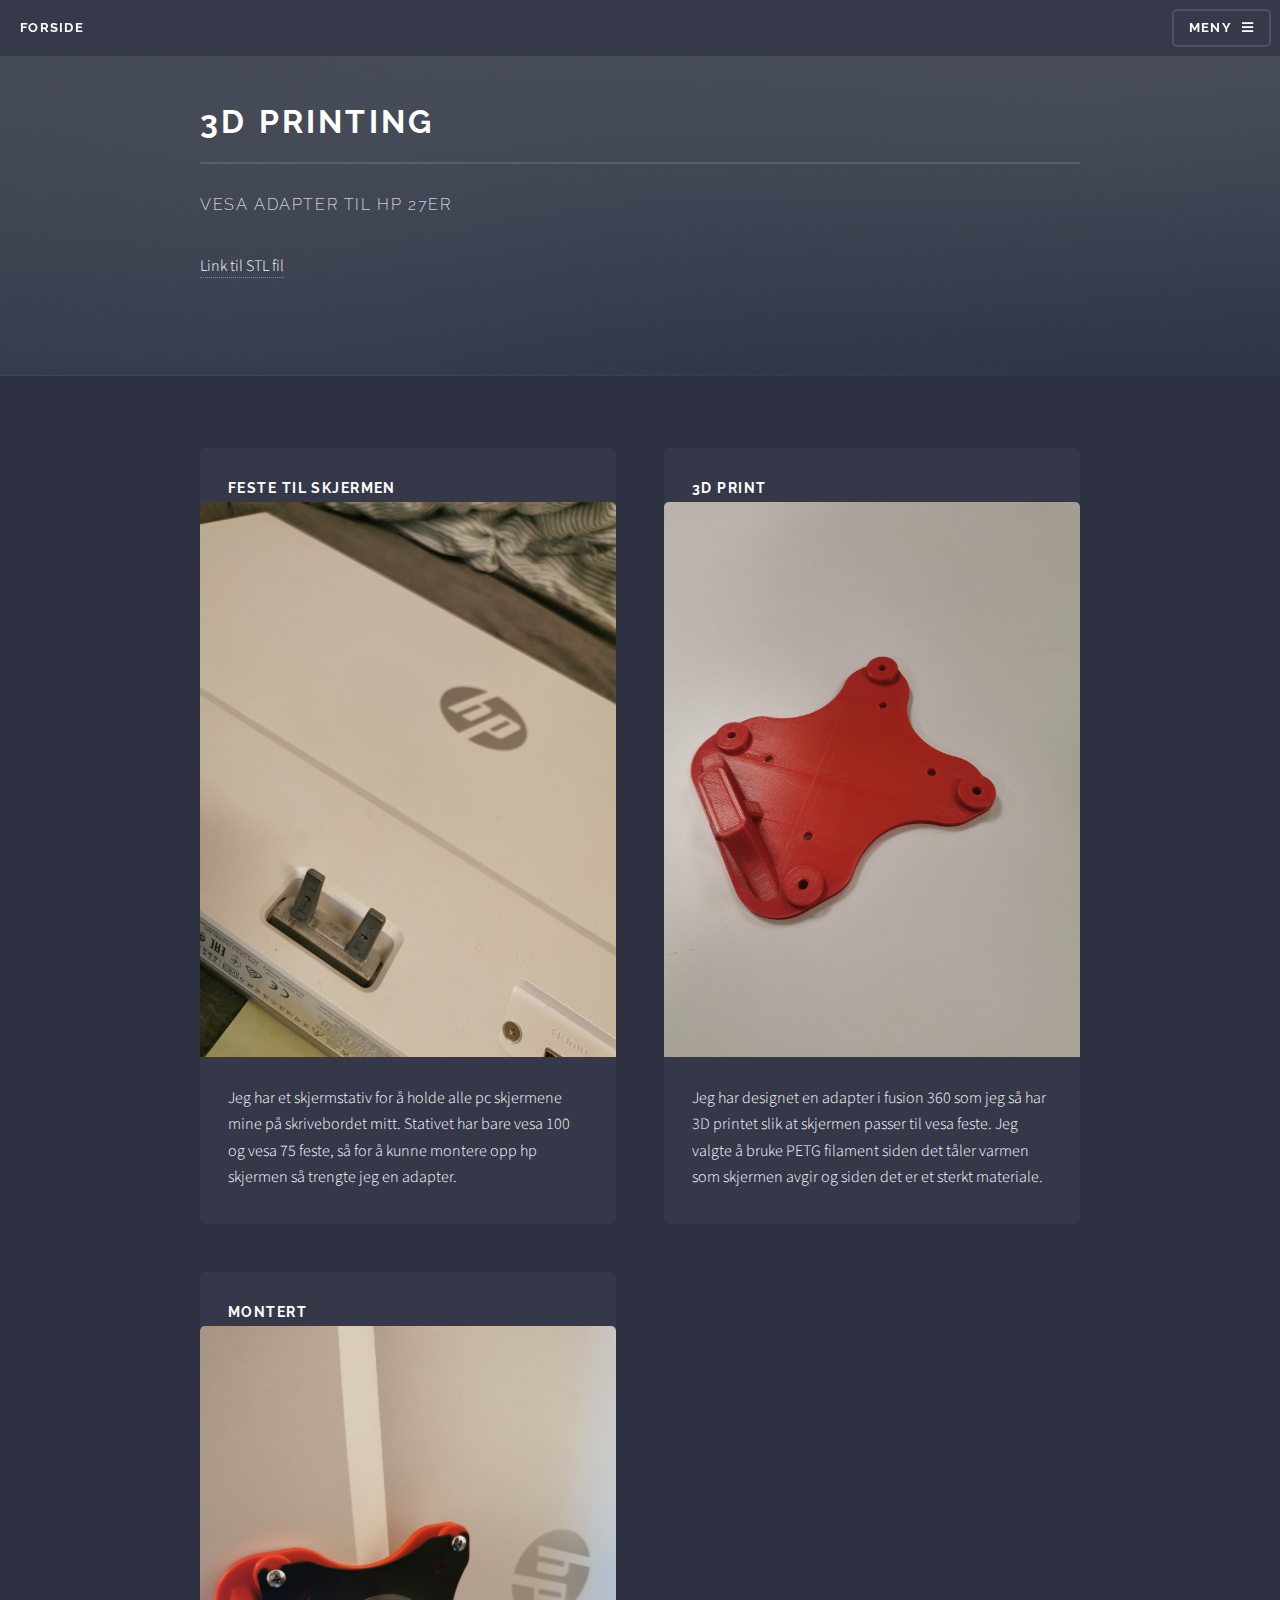
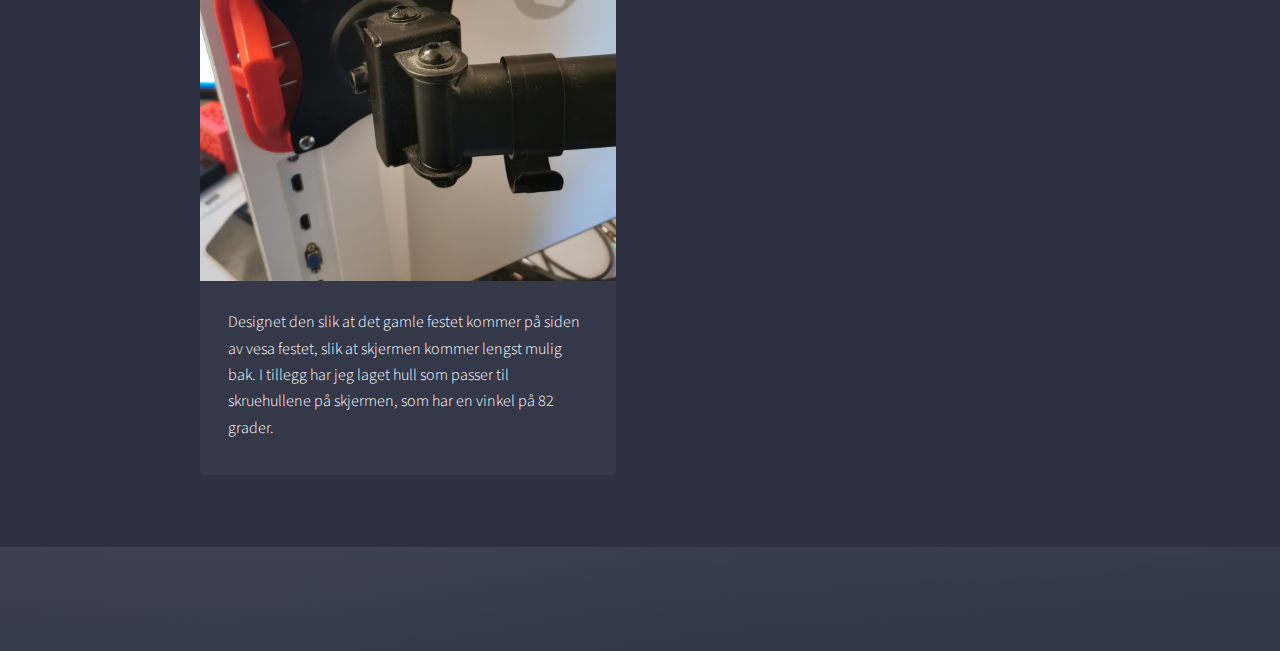
<file: DigiFab/prosjekt5.html>
<!DOCTYPE HTML>
<!--
	Solid State by HTML5 UP
	html5up.net | @ajlkn
	Free for personal and commercial use under the CCA 3.0 license (html5up.net/license)
-->
<html>
	<head>
		<title>3D printet vesa adapter til hp 27er</title>
		<meta charset="utf-8" />
		<meta name="viewport" content="width=device-width, initial-scale=1, user-scalable=no" />
		<link rel="stylesheet" href="assets/css/main.css" />
	</head>
	<body class="is-preload">

		<!-- Page Wrapper -->
			<div id="page-wrapper">

				<!-- Header -->
					<header id="header">
						<h1><a href="index.html">Forside</a></h1>
						<nav>
							<a href="#menu">Meny</a>
						</nav>
					</header>

				<!-- Menu -->
					<nav id="menu">
						<div class="inner">
							<h2>Menu</h2>
							<ul class="links">
								<li><a href="index.html">Forside</a></li>
								<li><a href="prosjekt2.html">MediaPlayer Box</a></li>
								<li><a href="prosjekt3.html">Fuktighetsmåling</a></li>
								<li><a href="prosjekt5.html">3D printing</a></li>
							</ul>
							<a href="#" class="close">Close</a>
						</div>
					</nav>

				<!-- Wrapper -->
					<section id="wrapper">
						<header>
							<div class="inner">
								<h2>3D printing</h2>
								<p>Vesa adapter til hp 27er</p>
								<a href="https://www.thingiverse.com/thing:4718994">Link til STL fil</a>
							</div>
						</header>

						<!-- Content -->
							<div class="wrapper">
								<div class="inner">

									<section class="features">
										<article>
											<h3 class="major">Feste til skjermen</h3>
											<a href="#" class="image"><img src="images/hp27er.jpg" alt="" /></a>											
											<p>Jeg har et skjermstativ for å holde alle pc skjermene mine på skrivebordet mitt. Stativet har bare vesa 100 og vesa 75 feste, så for å kunne montere opp hp skjermen så trengte jeg en adapter.
											</p>
										</article>
										<article>
											<h3 class="major">3D print</h3>
											<a href="#" class="image"><img src="images/vesa_adapter.jpg" alt="" /></a>											
											<p>Jeg har designet en adapter i fusion 360 som jeg så har 3D printet slik at skjermen passer til vesa feste. Jeg valgte å bruke PETG filament siden det tåler varmen som skjermen avgir og siden det er et sterkt materiale.
											</p>
										</article>
										<article>
											<h3 class="major">Montert</h3>
											<a href="#" class="image"><img src="images/vesa_montert.jpg" alt="" /></a>											
											<p>Designet den slik at det gamle festet kommer på siden av vesa festet, slik at skjermen kommer lengst mulig bak. I tillegg har jeg laget hull som passer til skruehullene på skjermen, som har en vinkel på 82 grader.
											</p>
										</article>

										
									</section>


								</div>
							</div>

					</section>

				<!-- Footer -->
					<section id="footer">
					</section>

			</div>

		<!-- Scripts -->
			<script src="assets/js/jquery.min.js"></script>
			<script src="assets/js/jquery.scrollex.min.js"></script>
			<script src="assets/js/browser.min.js"></script>
			<script src="assets/js/breakpoints.min.js"></script>
			<script src="assets/js/util.js"></script>
			<script src="assets/js/main.js"></script>
		
			

	</body>
</html>
</file>
<file: nettside/assets/css/noscript.css>
/*
	Solid State by HTML5 UP
	html5up.net | @ajlkn
	Free for personal and commercial use under the CCA 3.0 license (html5up.net/license)
*/

/* Banner */

	body.is-preload #banner .logo {
		-moz-transform: none;
		-webkit-transform: none;
		-ms-transform: none;
		transform: none;
		opacity: 1;
	}

	body.is-preload #banner h2 {
		opacity: 1;
		-moz-transform: none;
		-webkit-transform: none;
		-ms-transform: none;
		transform: none;
		-moz-filter: none;
		-webkit-filter: none;
		-ms-filter: none;
		filter: none;
	}

	body.is-preload #banner p {
		opacity: 01;
		-moz-transform: none;
		-webkit-transform: none;
		-ms-transform: none;
		transform: none;
		-moz-filter: none;
		-webkit-filter: none;
		-ms-filter: none;
		filter: none;
	}
</file>
<file: Sluttprosjekt/Kode/display/st7789py_mpy-master/docs/_static/css/theme.css>
html{box-sizing:border-box}*,:after,:before{box-sizing:inherit}article,aside,details,figcaption,figure,footer,header,hgroup,nav,section{display:block}audio,canvas,video{display:inline-block;*display:inline;*zoom:1}[hidden],audio:not([controls]){display:none}*{-webkit-box-sizing:border-box;-moz-box-sizing:border-box;box-sizing:border-box}html{font-size:100%;-webkit-text-size-adjust:100%;-ms-text-size-adjust:100%}body{margin:0}a:active,a:hover{outline:0}abbr[title]{border-bottom:1px dotted}b,strong{font-weight:700}blockquote{margin:0}dfn{font-style:italic}ins{background:#ff9;text-decoration:none}ins,mark{color:#000}mark{background:#ff0;font-style:italic;font-weight:700}.rst-content code,.rst-content tt,code,kbd,pre,samp{font-family:monospace,serif;_font-family:courier new,monospace;font-size:1em}pre{white-space:pre}q{quotes:none}q:after,q:before{content:"";content:none}small{font-size:85%}sub,sup{font-size:75%;line-height:0;position:relative;vertical-align:baseline}sup{top:-.5em}sub{bottom:-.25em}dl,ol,ul{margin:0;padding:0;list-style:none;list-style-image:none}li{list-style:none}dd{margin:0}img{border:0;-ms-interpolation-mode:bicubic;vertical-align:middle;max-width:100%}svg:not(:root){overflow:hidden}figure,form{margin:0}label{cursor:pointer}button,input,select,textarea{font-size:100%;margin:0;vertical-align:baseline;*vertical-align:middle}button,input{line-height:normal}button,input[type=button],input[type=reset],input[type=submit]{cursor:pointer;-webkit-appearance:button;*overflow:visible}button[disabled],input[disabled]{cursor:default}input[type=search]{-webkit-appearance:textfield;-moz-box-sizing:content-box;-webkit-box-sizing:content-box;box-sizing:content-box}textarea{resize:vertical}table{border-collapse:collapse;border-spacing:0}td{vertical-align:top}.chromeframe{margin:.2em 0;background:#ccc;color:#000;padding:.2em 0}.ir{display:block;border:0;text-indent:-999em;overflow:hidden;background-color:transparent;background-repeat:no-repeat;text-align:left;direction:ltr;*line-height:0}.ir br{display:none}.hidden{display:none!important;visibility:hidden}.visuallyhidden{border:0;clip:rect(0 0 0 0);height:1px;margin:-1px;overflow:hidden;padding:0;position:absolute;width:1px}.visuallyhidden.focusable:active,.visuallyhidden.focusable:focus{clip:auto;height:auto;margin:0;overflow:visible;position:static;width:auto}.invisible{visibility:hidden}.relative{position:relative}big,small{font-size:100%}@media print{body,html,section{background:none!important}*{box-shadow:none!important;text-shadow:none!important;filter:none!important;-ms-filter:none!important}a,a:visited{text-decoration:underline}.ir a:after,a[href^="#"]:after,a[href^="javascript:"]:after{content:""}blockquote,pre{page-break-inside:avoid}thead{display:table-header-group}img,tr{page-break-inside:avoid}img{max-width:100%!important}@page{margin:.5cm}.rst-content .toctree-wrapper>p.caption,h2,h3,p{orphans:3;widows:3}.rst-content .toctree-wrapper>p.caption,h2,h3{page-break-after:avoid}}.btn,.fa:before,.icon:before,.rst-content .admonition,.rst-content .admonition-title:before,.rst-content .admonition-todo,.rst-content .attention,.rst-content .caution,.rst-content .code-block-caption .headerlink:before,.rst-content .danger,.rst-content .error,.rst-content .hint,.rst-content .important,.rst-content .note,.rst-content .seealso,.rst-content .tip,.rst-content .warning,.rst-content code.download span:first-child:before,.rst-content dl dt .headerlink:before,.rst-content h1 .headerlink:before,.rst-content h2 .headerlink:before,.rst-content h3 .headerlink:before,.rst-content h4 .headerlink:before,.rst-content h5 .headerlink:before,.rst-content h6 .headerlink:before,.rst-content p.caption .headerlink:before,.rst-content table>caption .headerlink:before,.rst-content tt.download span:first-child:before,.wy-alert,.wy-dropdown .caret:before,.wy-inline-validate.wy-inline-validate-danger .wy-input-context:before,.wy-inline-validate.wy-inline-validate-info .wy-input-context:before,.wy-inline-validate.wy-inline-validate-success .wy-input-context:before,.wy-inline-validate.wy-inline-validate-warning .wy-input-context:before,.wy-menu-vertical li.current>a,.wy-menu-vertical li.current>a span.toctree-expand:before,.wy-menu-vertical li.on a,.wy-menu-vertical li.on a span.toctree-expand:before,.wy-menu-vertical li span.toctree-expand:before,.wy-nav-top a,.wy-side-nav-search .wy-dropdown>a,.wy-side-nav-search>a,input[type=color],input[type=date],input[type=datetime-local],input[type=datetime],input[type=email],input[type=month],input[type=number],input[type=password],input[type=search],input[type=tel],input[type=text],input[type=time],input[type=url],input[type=week],select,textarea{-webkit-font-smoothing:antialiased}.clearfix{*zoom:1}.clearfix:after,.clearfix:before{display:table;content:""}.clearfix:after{clear:both}/*!
 *  Font Awesome 4.7.0 by @davegandy - http://fontawesome.io - @fontawesome
 *  License - http://fontawesome.io/license (Font: SIL OFL 1.1, CSS: MIT License)
 */@font-face{font-family:FontAwesome;src:url(fonts/fontawesome-webfont.eot?674f50d287a8c48dc19ba404d20fe713);src:url(fonts/fontawesome-webfont.eot?674f50d287a8c48dc19ba404d20fe713?#iefix&v=4.7.0) format("embedded-opentype"),url(fonts/fontawesome-webfont.woff2?af7ae505a9eed503f8b8e6982036873e) format("woff2"),url(fonts/fontawesome-webfont.woff?fee66e712a8a08eef5805a46892932ad) format("woff"),url(fonts/fontawesome-webfont.ttf?b06871f281fee6b241d60582ae9369b9) format("truetype"),url(fonts/fontawesome-webfont.svg?912ec66d7572ff821749319396470bde#fontawesomeregular) format("svg");font-weight:400;font-style:normal}.fa,.icon,.rst-content .admonition-title,.rst-content .code-block-caption .headerlink,.rst-content code.download span:first-child,.rst-content dl dt .headerlink,.rst-content h1 .headerlink,.rst-content h2 .headerlink,.rst-content h3 .headerlink,.rst-content h4 .headerlink,.rst-content h5 .headerlink,.rst-content h6 .headerlink,.rst-content p.caption .headerlink,.rst-content table>caption .headerlink,.rst-content tt.download span:first-child,.wy-menu-vertical li.current>a span.toctree-expand,.wy-menu-vertical li.on a span.toctree-expand,.wy-menu-vertical li span.toctree-expand{display:inline-block;font:normal normal normal 14px/1 FontAwesome;font-size:inherit;text-rendering:auto;-webkit-font-smoothing:antialiased;-moz-osx-font-smoothing:grayscale}.fa-lg{font-size:1.33333em;line-height:.75em;vertical-align:-15%}.fa-2x{font-size:2em}.fa-3x{font-size:3em}.fa-4x{font-size:4em}.fa-5x{font-size:5em}.fa-fw{width:1.28571em;text-align:center}.fa-ul{padding-left:0;margin-left:2.14286em;list-style-type:none}.fa-ul>li{position:relative}.fa-li{position:absolute;left:-2.14286em;width:2.14286em;top:.14286em;text-align:center}.fa-li.fa-lg{left:-1.85714em}.fa-border{padding:.2em .25em .15em;border:.08em solid #eee;border-radius:.1em}.fa-pull-left{float:left}.fa-pull-right{float:right}.fa-pull-left.icon,.fa.fa-pull-left,.rst-content .code-block-caption .fa-pull-left.headerlink,.rst-content .fa-pull-left.admonition-title,.rst-content code.download span.fa-pull-left:first-child,.rst-content dl dt .fa-pull-left.headerlink,.rst-content h1 .fa-pull-left.headerlink,.rst-content h2 .fa-pull-left.headerlink,.rst-content h3 .fa-pull-left.headerlink,.rst-content h4 .fa-pull-left.headerlink,.rst-content h5 .fa-pull-left.headerlink,.rst-content h6 .fa-pull-left.headerlink,.rst-content p.caption .fa-pull-left.headerlink,.rst-content table>caption .fa-pull-left.headerlink,.rst-content tt.download span.fa-pull-left:first-child,.wy-menu-vertical li.current>a span.fa-pull-left.toctree-expand,.wy-menu-vertical li.on a span.fa-pull-left.toctree-expand,.wy-menu-vertical li span.fa-pull-left.toctree-expand{margin-right:.3em}.fa-pull-right.icon,.fa.fa-pull-right,.rst-content .code-block-caption .fa-pull-right.headerlink,.rst-content .fa-pull-right.admonition-title,.rst-content code.download span.fa-pull-right:first-child,.rst-content dl dt .fa-pull-right.headerlink,.rst-content h1 .fa-pull-right.headerlink,.rst-content h2 .fa-pull-right.headerlink,.rst-content h3 .fa-pull-right.headerlink,.rst-content h4 .fa-pull-right.headerlink,.rst-content h5 .fa-pull-right.headerlink,.rst-content h6 .fa-pull-right.headerlink,.rst-content p.caption .fa-pull-right.headerlink,.rst-content table>caption .fa-pull-right.headerlink,.rst-content tt.download span.fa-pull-right:first-child,.wy-menu-vertical li.current>a span.fa-pull-right.toctree-expand,.wy-menu-vertical li.on a span.fa-pull-right.toctree-expand,.wy-menu-vertical li span.fa-pull-right.toctree-expand{margin-left:.3em}.pull-right{float:right}.pull-left{float:left}.fa.pull-left,.pull-left.icon,.rst-content .code-block-caption .pull-left.headerlink,.rst-content .pull-left.admonition-title,.rst-content code.download span.pull-left:first-child,.rst-content dl dt .pull-left.headerlink,.rst-content h1 .pull-left.headerlink,.rst-content h2 .pull-left.headerlink,.rst-content h3 .pull-left.headerlink,.rst-content h4 .pull-left.headerlink,.rst-content h5 .pull-left.headerlink,.rst-content h6 .pull-left.headerlink,.rst-content p.caption .pull-left.headerlink,.rst-content table>caption .pull-left.headerlink,.rst-content tt.download span.pull-left:first-child,.wy-menu-vertical li.current>a span.pull-left.toctree-expand,.wy-menu-vertical li.on a span.pull-left.toctree-expand,.wy-menu-vertical li span.pull-left.toctree-expand{margin-right:.3em}.fa.pull-right,.pull-right.icon,.rst-content .code-block-caption .pull-right.headerlink,.rst-content .pull-right.admonition-title,.rst-content code.download span.pull-right:first-child,.rst-content dl dt .pull-right.headerlink,.rst-content h1 .pull-right.headerlink,.rst-content h2 .pull-right.headerlink,.rst-content h3 .pull-right.headerlink,.rst-content h4 .pull-right.headerlink,.rst-content h5 .pull-right.headerlink,.rst-content h6 .pull-right.headerlink,.rst-content p.caption .pull-right.headerlink,.rst-content table>caption .pull-right.headerlink,.rst-content tt.download span.pull-right:first-child,.wy-menu-vertical li.current>a span.pull-right.toctree-expand,.wy-menu-vertical li.on a span.pull-right.toctree-expand,.wy-menu-vertical li span.pull-right.toctree-expand{margin-left:.3em}.fa-spin{-webkit-animation:fa-spin 2s linear infinite;animation:fa-spin 2s linear infinite}.fa-pulse{-webkit-animation:fa-spin 1s steps(8) infinite;animation:fa-spin 1s steps(8) infinite}@-webkit-keyframes fa-spin{0%{-webkit-transform:rotate(0deg);transform:rotate(0deg)}to{-webkit-transform:rotate(359deg);transform:rotate(359deg)}}@keyframes fa-spin{0%{-webkit-transform:rotate(0deg);transform:rotate(0deg)}to{-webkit-transform:rotate(359deg);transform:rotate(359deg)}}.fa-rotate-90{-ms-filter:"progid:DXImageTransform.Microsoft.BasicImage(rotation=1)";-webkit-transform:rotate(90deg);-ms-transform:rotate(90deg);transform:rotate(90deg)}.fa-rotate-180{-ms-filter:"progid:DXImageTransform.Microsoft.BasicImage(rotation=2)";-webkit-transform:rotate(180deg);-ms-transform:rotate(180deg);transform:rotate(180deg)}.fa-rotate-270{-ms-filter:"progid:DXImageTransform.Microsoft.BasicImage(rotation=3)";-webkit-transform:rotate(270deg);-ms-transform:rotate(270deg);transform:rotate(270deg)}.fa-flip-horizontal{-ms-filter:"progid:DXImageTransform.Microsoft.BasicImage(rotation=0, mirror=1)";-webkit-transform:scaleX(-1);-ms-transform:scaleX(-1);transform:scaleX(-1)}.fa-flip-vertical{-ms-filter:"progid:DXImageTransform.Microsoft.BasicImage(rotation=2, mirror=1)";-webkit-transform:scaleY(-1);-ms-transform:scaleY(-1);transform:scaleY(-1)}:root .fa-flip-horizontal,:root .fa-flip-vertical,:root .fa-rotate-90,:root .fa-rotate-180,:root .fa-rotate-270{filter:none}.fa-stack{position:relative;display:inline-block;width:2em;height:2em;line-height:2em;vertical-align:middle}.fa-stack-1x,.fa-stack-2x{position:absolute;left:0;width:100%;text-align:center}.fa-stack-1x{line-height:inherit}.fa-stack-2x{font-size:2em}.fa-inverse{color:#fff}.fa-glass:before{content:""}.fa-music:before{content:""}.fa-search:before,.icon-search:before{content:""}.fa-envelope-o:before{content:""}.fa-heart:before{content:""}.fa-star:before{content:""}.fa-star-o:before{content:""}.fa-user:before{content:""}.fa-film:before{content:""}.fa-th-large:before{content:""}.fa-th:before{content:""}.fa-th-list:before{content:""}.fa-check:before{content:""}.fa-close:before,.fa-remove:before,.fa-times:before{content:""}.fa-search-plus:before{content:""}.fa-search-minus:before{content:""}.fa-power-off:before{content:""}.fa-signal:before{content:""}.fa-cog:before,.fa-gear:before{content:""}.fa-trash-o:before{content:""}.fa-home:before,.icon-home:before{content:""}.fa-file-o:before{content:""}.fa-clock-o:before{content:""}.fa-road:before{content:""}.fa-download:before,.rst-content code.download span:first-child:before,.rst-content tt.download span:first-child:before{content:""}.fa-arrow-circle-o-down:before{content:""}.fa-arrow-circle-o-up:before{content:""}.fa-inbox:before{content:""}.fa-play-circle-o:before{content:""}.fa-repeat:before,.fa-rotate-right:before{content:""}.fa-refresh:before{content:""}.fa-list-alt:before{content:""}.fa-lock:before{content:""}.fa-flag:before{content:""}.fa-headphones:before{content:""}.fa-volume-off:before{content:""}.fa-volume-down:before{content:""}.fa-volume-up:before{content:""}.fa-qrcode:before{content:""}.fa-barcode:before{content:""}.fa-tag:before{content:""}.fa-tags:before{content:""}.fa-book:before,.icon-book:before{content:""}.fa-bookmark:before{content:""}.fa-print:before{content:""}.fa-camera:before{content:""}.fa-font:before{content:""}.fa-bold:before{content:""}.fa-italic:before{content:""}.fa-text-height:before{content:""}.fa-text-width:before{content:""}.fa-align-left:before{content:""}.fa-align-center:before{content:""}.fa-align-right:before{content:""}.fa-align-justify:before{content:""}.fa-list:before{content:""}.fa-dedent:before,.fa-outdent:before{content:""}.fa-indent:before{content:""}.fa-video-camera:before{content:""}.fa-image:before,.fa-photo:before,.fa-picture-o:before{content:""}.fa-pencil:before{content:""}.fa-map-marker:before{content:""}.fa-adjust:before{content:""}.fa-tint:before{content:""}.fa-edit:before,.fa-pencil-square-o:before{content:""}.fa-share-square-o:before{content:""}.fa-check-square-o:before{content:""}.fa-arrows:before{content:""}.fa-step-backward:before{content:""}.fa-fast-backward:before{content:""}.fa-backward:before{content:""}.fa-play:before{content:""}.fa-pause:before{content:""}.fa-stop:before{content:""}.fa-forward:before{content:""}.fa-fast-forward:before{content:""}.fa-step-forward:before{content:""}.fa-eject:before{content:""}.fa-chevron-left:before{content:""}.fa-chevron-right:before{content:""}.fa-plus-circle:before{content:""}.fa-minus-circle:before{content:""}.fa-times-circle:before,.wy-inline-validate.wy-inline-validate-danger .wy-input-context:before{content:""}.fa-check-circle:before,.wy-inline-validate.wy-inline-validate-success .wy-input-context:before{content:""}.fa-question-circle:before{content:""}.fa-info-circle:before{content:""}.fa-crosshairs:before{content:""}.fa-times-circle-o:before{content:""}.fa-check-circle-o:before{content:""}.fa-ban:before{content:""}.fa-arrow-left:before{content:""}.fa-arrow-right:before{content:""}.fa-arrow-up:before{content:""}.fa-arrow-down:before{content:""}.fa-mail-forward:before,.fa-share:before{content:""}.fa-expand:before{content:""}.fa-compress:before{content:""}.fa-plus:before{content:""}.fa-minus:before{content:""}.fa-asterisk:before{content:""}.fa-exclamation-circle:before,.rst-content .admonition-title:before,.wy-inline-validate.wy-inline-validate-info .wy-input-context:before,.wy-inline-validate.wy-inline-validate-warning .wy-input-context:before{content:""}.fa-gift:before{content:""}.fa-leaf:before{content:""}.fa-fire:before,.icon-fire:before{content:""}.fa-eye:before{content:""}.fa-eye-slash:before{content:""}.fa-exclamation-triangle:before,.fa-warning:before{content:""}.fa-plane:before{content:""}.fa-calendar:before{content:""}.fa-random:before{content:""}.fa-comment:before{content:""}.fa-magnet:before{content:""}.fa-chevron-up:before{content:""}.fa-chevron-down:before{content:""}.fa-retweet:before{content:""}.fa-shopping-cart:before{content:""}.fa-folder:before{content:""}.fa-folder-open:before{content:""}.fa-arrows-v:before{content:""}.fa-arrows-h:before{content:""}.fa-bar-chart-o:before,.fa-bar-chart:before{content:""}.fa-twitter-square:before{content:""}.fa-facebook-square:before{content:""}.fa-camera-retro:before{content:""}.fa-key:before{content:""}.fa-cogs:before,.fa-gears:before{content:""}.fa-comments:before{content:""}.fa-thumbs-o-up:before{content:""}.fa-thumbs-o-down:before{content:""}.fa-star-half:before{content:""}.fa-heart-o:before{content:""}.fa-sign-out:before{content:""}.fa-linkedin-square:before{content:""}.fa-thumb-tack:before{content:""}.fa-external-link:before{content:""}.fa-sign-in:before{content:""}.fa-trophy:before{content:""}.fa-github-square:before{content:""}.fa-upload:before{content:""}.fa-lemon-o:before{content:""}.fa-phone:before{content:""}.fa-square-o:before{content:""}.fa-bookmark-o:before{content:""}.fa-phone-square:before{content:""}.fa-twitter:before{content:""}.fa-facebook-f:before,.fa-facebook:before{content:""}.fa-github:before,.icon-github:before{content:""}.fa-unlock:before{content:""}.fa-credit-card:before{content:""}.fa-feed:before,.fa-rss:before{content:""}.fa-hdd-o:before{content:""}.fa-bullhorn:before{content:""}.fa-bell:before{content:""}.fa-certificate:before{content:""}.fa-hand-o-right:before{content:""}.fa-hand-o-left:before{content:""}.fa-hand-o-up:before{content:""}.fa-hand-o-down:before{content:""}.fa-arrow-circle-left:before,.icon-circle-arrow-left:before{content:""}.fa-arrow-circle-right:before,.icon-circle-arrow-right:before{content:""}.fa-arrow-circle-up:before{content:""}.fa-arrow-circle-down:before{content:""}.fa-globe:before{content:""}.fa-wrench:before{content:""}.fa-tasks:before{content:""}.fa-filter:before{content:""}.fa-briefcase:before{content:""}.fa-arrows-alt:before{content:""}.fa-group:before,.fa-users:before{content:""}.fa-chain:before,.fa-link:before,.icon-link:before{content:""}.fa-cloud:before{content:""}.fa-flask:before{content:""}.fa-cut:before,.fa-scissors:before{content:""}.fa-copy:before,.fa-files-o:before{content:""}.fa-paperclip:before{content:""}.fa-floppy-o:before,.fa-save:before{content:""}.fa-square:before{content:""}.fa-bars:before,.fa-navicon:before,.fa-reorder:before{content:""}.fa-list-ul:before{content:""}.fa-list-ol:before{content:""}.fa-strikethrough:before{content:""}.fa-underline:before{content:""}.fa-table:before{content:""}.fa-magic:before{content:""}.fa-truck:before{content:""}.fa-pinterest:before{content:""}.fa-pinterest-square:before{content:""}.fa-google-plus-square:before{content:""}.fa-google-plus:before{content:""}.fa-money:before{content:""}.fa-caret-down:before,.icon-caret-down:before,.wy-dropdown .caret:before{content:""}.fa-caret-up:before{content:""}.fa-caret-left:before{content:""}.fa-caret-right:before{content:""}.fa-columns:before{content:""}.fa-sort:before,.fa-unsorted:before{content:""}.fa-sort-desc:before,.fa-sort-down:before{content:""}.fa-sort-asc:before,.fa-sort-up:before{content:""}.fa-envelope:before{content:""}.fa-linkedin:before{content:""}.fa-rotate-left:before,.fa-undo:before{content:""}.fa-gavel:before,.fa-legal:before{content:""}.fa-dashboard:before,.fa-tachometer:before{content:""}.fa-comment-o:before{content:""}.fa-comments-o:before{content:""}.fa-bolt:before,.fa-flash:before{content:""}.fa-sitemap:before{content:""}.fa-umbrella:before{content:""}.fa-clipboard:before,.fa-paste:before{content:""}.fa-lightbulb-o:before{content:""}.fa-exchange:before{content:""}.fa-cloud-download:before{content:""}.fa-cloud-upload:before{content:""}.fa-user-md:before{content:""}.fa-stethoscope:before{content:""}.fa-suitcase:before{content:""}.fa-bell-o:before{content:""}.fa-coffee:before{content:""}.fa-cutlery:before{content:""}.fa-file-text-o:before{content:""}.fa-building-o:before{content:""}.fa-hospital-o:before{content:""}.fa-ambulance:before{content:""}.fa-medkit:before{content:""}.fa-fighter-jet:before{content:""}.fa-beer:before{content:""}.fa-h-square:before{content:""}.fa-plus-square:before{content:""}.fa-angle-double-left:before{content:""}.fa-angle-double-right:before{content:""}.fa-angle-double-up:before{content:""}.fa-angle-double-down:before{content:""}.fa-angle-left:before{content:""}.fa-angle-right:before{content:""}.fa-angle-up:before{content:""}.fa-angle-down:before{content:""}.fa-desktop:before{content:""}.fa-laptop:before{content:""}.fa-tablet:before{content:""}.fa-mobile-phone:before,.fa-mobile:before{content:""}.fa-circle-o:before{content:""}.fa-quote-left:before{content:""}.fa-quote-right:before{content:""}.fa-spinner:before{content:""}.fa-circle:before{content:""}.fa-mail-reply:before,.fa-reply:before{content:""}.fa-github-alt:before{content:""}.fa-folder-o:before{content:""}.fa-folder-open-o:before{content:""}.fa-smile-o:before{content:""}.fa-frown-o:before{content:""}.fa-meh-o:before{content:""}.fa-gamepad:before{content:""}.fa-keyboard-o:before{content:""}.fa-flag-o:before{content:""}.fa-flag-checkered:before{content:""}.fa-terminal:before{content:""}.fa-code:before{content:""}.fa-mail-reply-all:before,.fa-reply-all:before{content:""}.fa-star-half-empty:before,.fa-star-half-full:before,.fa-star-half-o:before{content:""}.fa-location-arrow:before{content:""}.fa-crop:before{content:""}.fa-code-fork:before{content:""}.fa-chain-broken:before,.fa-unlink:before{content:""}.fa-question:before{content:""}.fa-info:before{content:""}.fa-exclamation:before{content:""}.fa-superscript:before{content:""}.fa-subscript:before{content:""}.fa-eraser:before{content:""}.fa-puzzle-piece:before{content:""}.fa-microphone:before{content:""}.fa-microphone-slash:before{content:""}.fa-shield:before{content:""}.fa-calendar-o:before{content:""}.fa-fire-extinguisher:before{content:""}.fa-rocket:before{content:""}.fa-maxcdn:before{content:""}.fa-chevron-circle-left:before{content:""}.fa-chevron-circle-right:before{content:""}.fa-chevron-circle-up:before{content:""}.fa-chevron-circle-down:before{content:""}.fa-html5:before{content:""}.fa-css3:before{content:""}.fa-anchor:before{content:""}.fa-unlock-alt:before{content:""}.fa-bullseye:before{content:""}.fa-ellipsis-h:before{content:""}.fa-ellipsis-v:before{content:""}.fa-rss-square:before{content:""}.fa-play-circle:before{content:""}.fa-ticket:before{content:""}.fa-minus-square:before{content:""}.fa-minus-square-o:before,.wy-menu-vertical li.current>a span.toctree-expand:before,.wy-menu-vertical li.on a span.toctree-expand:before{content:""}.fa-level-up:before{content:""}.fa-level-down:before{content:""}.fa-check-square:before{content:""}.fa-pencil-square:before{content:""}.fa-external-link-square:before{content:""}.fa-share-square:before{content:""}.fa-compass:before{content:""}.fa-caret-square-o-down:before,.fa-toggle-down:before{content:""}.fa-caret-square-o-up:before,.fa-toggle-up:before{content:""}.fa-caret-square-o-right:before,.fa-toggle-right:before{content:""}.fa-eur:before,.fa-euro:before{content:""}.fa-gbp:before{content:""}.fa-dollar:before,.fa-usd:before{content:""}.fa-inr:before,.fa-rupee:before{content:""}.fa-cny:before,.fa-jpy:before,.fa-rmb:before,.fa-yen:before{content:""}.fa-rouble:before,.fa-rub:before,.fa-ruble:before{content:""}.fa-krw:before,.fa-won:before{content:""}.fa-bitcoin:before,.fa-btc:before{content:""}.fa-file:before{content:""}.fa-file-text:before{content:""}.fa-sort-alpha-asc:before{content:""}.fa-sort-alpha-desc:before{content:""}.fa-sort-amount-asc:before{content:""}.fa-sort-amount-desc:before{content:""}.fa-sort-numeric-asc:before{content:""}.fa-sort-numeric-desc:before{content:""}.fa-thumbs-up:before{content:""}.fa-thumbs-down:before{content:""}.fa-youtube-square:before{content:""}.fa-youtube:before{content:""}.fa-xing:before{content:""}.fa-xing-square:before{content:""}.fa-youtube-play:before{content:""}.fa-dropbox:before{content:""}.fa-stack-overflow:before{content:""}.fa-instagram:before{content:""}.fa-flickr:before{content:""}.fa-adn:before{content:""}.fa-bitbucket:before,.icon-bitbucket:before{content:""}.fa-bitbucket-square:before{content:""}.fa-tumblr:before{content:""}.fa-tumblr-square:before{content:""}.fa-long-arrow-down:before{content:""}.fa-long-arrow-up:before{content:""}.fa-long-arrow-left:before{content:""}.fa-long-arrow-right:before{content:""}.fa-apple:before{content:""}.fa-windows:before{content:""}.fa-android:before{content:""}.fa-linux:before{content:""}.fa-dribbble:before{content:""}.fa-skype:before{content:""}.fa-foursquare:before{content:""}.fa-trello:before{content:""}.fa-female:before{content:""}.fa-male:before{content:""}.fa-gittip:before,.fa-gratipay:before{content:""}.fa-sun-o:before{content:""}.fa-moon-o:before{content:""}.fa-archive:before{content:""}.fa-bug:before{content:""}.fa-vk:before{content:""}.fa-weibo:before{content:""}.fa-renren:before{content:""}.fa-pagelines:before{content:""}.fa-stack-exchange:before{content:""}.fa-arrow-circle-o-right:before{content:""}.fa-arrow-circle-o-left:before{content:""}.fa-caret-square-o-left:before,.fa-toggle-left:before{content:""}.fa-dot-circle-o:before{content:""}.fa-wheelchair:before{content:""}.fa-vimeo-square:before{content:""}.fa-try:before,.fa-turkish-lira:before{content:""}.fa-plus-square-o:before,.wy-menu-vertical li span.toctree-expand:before{content:""}.fa-space-shuttle:before{content:""}.fa-slack:before{content:""}.fa-envelope-square:before{content:""}.fa-wordpress:before{content:""}.fa-openid:before{content:""}.fa-bank:before,.fa-institution:before,.fa-university:before{content:""}.fa-graduation-cap:before,.fa-mortar-board:before{content:""}.fa-yahoo:before{content:""}.fa-google:before{content:""}.fa-reddit:before{content:""}.fa-reddit-square:before{content:""}.fa-stumbleupon-circle:before{content:""}.fa-stumbleupon:before{content:""}.fa-delicious:before{content:""}.fa-digg:before{content:""}.fa-pied-piper-pp:before{content:""}.fa-pied-piper-alt:before{content:""}.fa-drupal:before{content:""}.fa-joomla:before{content:""}.fa-language:before{content:""}.fa-fax:before{content:""}.fa-building:before{content:""}.fa-child:before{content:""}.fa-paw:before{content:""}.fa-spoon:before{content:""}.fa-cube:before{content:""}.fa-cubes:before{content:""}.fa-behance:before{content:""}.fa-behance-square:before{content:""}.fa-steam:before{content:""}.fa-steam-square:before{content:""}.fa-recycle:before{content:""}.fa-automobile:before,.fa-car:before{content:""}.fa-cab:before,.fa-taxi:before{content:""}.fa-tree:before{content:""}.fa-spotify:before{content:""}.fa-deviantart:before{content:""}.fa-soundcloud:before{content:""}.fa-database:before{content:""}.fa-file-pdf-o:before{content:""}.fa-file-word-o:before{content:""}.fa-file-excel-o:before{content:""}.fa-file-powerpoint-o:before{content:""}.fa-file-image-o:before,.fa-file-photo-o:before,.fa-file-picture-o:before{content:""}.fa-file-archive-o:before,.fa-file-zip-o:before{content:""}.fa-file-audio-o:before,.fa-file-sound-o:before{content:""}.fa-file-movie-o:before,.fa-file-video-o:before{content:""}.fa-file-code-o:before{content:""}.fa-vine:before{content:""}.fa-codepen:before{content:""}.fa-jsfiddle:before{content:""}.fa-life-bouy:before,.fa-life-buoy:before,.fa-life-ring:before,.fa-life-saver:before,.fa-support:before{content:""}.fa-circle-o-notch:before{content:""}.fa-ra:before,.fa-rebel:before,.fa-resistance:before{content:""}.fa-empire:before,.fa-ge:before{content:""}.fa-git-square:before{content:""}.fa-git:before{content:""}.fa-hacker-news:before,.fa-y-combinator-square:before,.fa-yc-square:before{content:""}.fa-tencent-weibo:before{content:""}.fa-qq:before{content:""}.fa-wechat:before,.fa-weixin:before{content:""}.fa-paper-plane:before,.fa-send:before{content:""}.fa-paper-plane-o:before,.fa-send-o:before{content:""}.fa-history:before{content:""}.fa-circle-thin:before{content:""}.fa-header:before{content:""}.fa-paragraph:before{content:""}.fa-sliders:before{content:""}.fa-share-alt:before{content:""}.fa-share-alt-square:before{content:""}.fa-bomb:before{content:""}.fa-futbol-o:before,.fa-soccer-ball-o:before{content:""}.fa-tty:before{content:""}.fa-binoculars:before{content:""}.fa-plug:before{content:""}.fa-slideshare:before{content:""}.fa-twitch:before{content:""}.fa-yelp:before{content:""}.fa-newspaper-o:before{content:""}.fa-wifi:before{content:""}.fa-calculator:before{content:""}.fa-paypal:before{content:""}.fa-google-wallet:before{content:""}.fa-cc-visa:before{content:""}.fa-cc-mastercard:before{content:""}.fa-cc-discover:before{content:""}.fa-cc-amex:before{content:""}.fa-cc-paypal:before{content:""}.fa-cc-stripe:before{content:""}.fa-bell-slash:before{content:""}.fa-bell-slash-o:before{content:""}.fa-trash:before{content:""}.fa-copyright:before{content:""}.fa-at:before{content:""}.fa-eyedropper:before{content:""}.fa-paint-brush:before{content:""}.fa-birthday-cake:before{content:""}.fa-area-chart:before{content:""}.fa-pie-chart:before{content:""}.fa-line-chart:before{content:""}.fa-lastfm:before{content:""}.fa-lastfm-square:before{content:""}.fa-toggle-off:before{content:""}.fa-toggle-on:before{content:""}.fa-bicycle:before{content:""}.fa-bus:before{content:""}.fa-ioxhost:before{content:""}.fa-angellist:before{content:""}.fa-cc:before{content:""}.fa-ils:before,.fa-shekel:before,.fa-sheqel:before{content:""}.fa-meanpath:before{content:""}.fa-buysellads:before{content:""}.fa-connectdevelop:before{content:""}.fa-dashcube:before{content:""}.fa-forumbee:before{content:""}.fa-leanpub:before{content:""}.fa-sellsy:before{content:""}.fa-shirtsinbulk:before{content:""}.fa-simplybuilt:before{content:""}.fa-skyatlas:before{content:""}.fa-cart-plus:before{content:""}.fa-cart-arrow-down:before{content:""}.fa-diamond:before{content:""}.fa-ship:before{content:""}.fa-user-secret:before{content:""}.fa-motorcycle:before{content:""}.fa-street-view:before{content:""}.fa-heartbeat:before{content:""}.fa-venus:before{content:""}.fa-mars:before{content:""}.fa-mercury:before{content:""}.fa-intersex:before,.fa-transgender:before{content:""}.fa-transgender-alt:before{content:""}.fa-venus-double:before{content:""}.fa-mars-double:before{content:""}.fa-venus-mars:before{content:""}.fa-mars-stroke:before{content:""}.fa-mars-stroke-v:before{content:""}.fa-mars-stroke-h:before{content:""}.fa-neuter:before{content:""}.fa-genderless:before{content:""}.fa-facebook-official:before{content:""}.fa-pinterest-p:before{content:""}.fa-whatsapp:before{content:""}.fa-server:before{content:""}.fa-user-plus:before{content:""}.fa-user-times:before{content:""}.fa-bed:before,.fa-hotel:before{content:""}.fa-viacoin:before{content:""}.fa-train:before{content:""}.fa-subway:before{content:""}.fa-medium:before{content:""}.fa-y-combinator:before,.fa-yc:before{content:""}.fa-optin-monster:before{content:""}.fa-opencart:before{content:""}.fa-expeditedssl:before{content:""}.fa-battery-4:before,.fa-battery-full:before,.fa-battery:before{content:""}.fa-battery-3:before,.fa-battery-three-quarters:before{content:""}.fa-battery-2:before,.fa-battery-half:before{content:""}.fa-battery-1:before,.fa-battery-quarter:before{content:""}.fa-battery-0:before,.fa-battery-empty:before{content:""}.fa-mouse-pointer:before{content:""}.fa-i-cursor:before{content:""}.fa-object-group:before{content:""}.fa-object-ungroup:before{content:""}.fa-sticky-note:before{content:""}.fa-sticky-note-o:before{content:""}.fa-cc-jcb:before{content:""}.fa-cc-diners-club:before{content:""}.fa-clone:before{content:""}.fa-balance-scale:before{content:""}.fa-hourglass-o:before{content:""}.fa-hourglass-1:before,.fa-hourglass-start:before{content:""}.fa-hourglass-2:before,.fa-hourglass-half:before{content:""}.fa-hourglass-3:before,.fa-hourglass-end:before{content:""}.fa-hourglass:before{content:""}.fa-hand-grab-o:before,.fa-hand-rock-o:before{content:""}.fa-hand-paper-o:before,.fa-hand-stop-o:before{content:""}.fa-hand-scissors-o:before{content:""}.fa-hand-lizard-o:before{content:""}.fa-hand-spock-o:before{content:""}.fa-hand-pointer-o:before{content:""}.fa-hand-peace-o:before{content:""}.fa-trademark:before{content:""}.fa-registered:before{content:""}.fa-creative-commons:before{content:""}.fa-gg:before{content:""}.fa-gg-circle:before{content:""}.fa-tripadvisor:before{content:""}.fa-odnoklassniki:before{content:""}.fa-odnoklassniki-square:before{content:""}.fa-get-pocket:before{content:""}.fa-wikipedia-w:before{content:""}.fa-safari:before{content:""}.fa-chrome:before{content:""}.fa-firefox:before{content:""}.fa-opera:before{content:""}.fa-internet-explorer:before{content:""}.fa-television:before,.fa-tv:before{content:""}.fa-contao:before{content:""}.fa-500px:before{content:""}.fa-amazon:before{content:""}.fa-calendar-plus-o:before{content:""}.fa-calendar-minus-o:before{content:""}.fa-calendar-times-o:before{content:""}.fa-calendar-check-o:before{content:""}.fa-industry:before{content:""}.fa-map-pin:before{content:""}.fa-map-signs:before{content:""}.fa-map-o:before{content:""}.fa-map:before{content:""}.fa-commenting:before{content:""}.fa-commenting-o:before{content:""}.fa-houzz:before{content:""}.fa-vimeo:before{content:""}.fa-black-tie:before{content:""}.fa-fonticons:before{content:""}.fa-reddit-alien:before{content:""}.fa-edge:before{content:""}.fa-credit-card-alt:before{content:""}.fa-codiepie:before{content:""}.fa-modx:before{content:""}.fa-fort-awesome:before{content:""}.fa-usb:before{content:""}.fa-product-hunt:before{content:""}.fa-mixcloud:before{content:""}.fa-scribd:before{content:""}.fa-pause-circle:before{content:""}.fa-pause-circle-o:before{content:""}.fa-stop-circle:before{content:""}.fa-stop-circle-o:before{content:""}.fa-shopping-bag:before{content:""}.fa-shopping-basket:before{content:""}.fa-hashtag:before{content:""}.fa-bluetooth:before{content:""}.fa-bluetooth-b:before{content:""}.fa-percent:before{content:""}.fa-gitlab:before,.icon-gitlab:before{content:""}.fa-wpbeginner:before{content:""}.fa-wpforms:before{content:""}.fa-envira:before{content:""}.fa-universal-access:before{content:""}.fa-wheelchair-alt:before{content:""}.fa-question-circle-o:before{content:""}.fa-blind:before{content:""}.fa-audio-description:before{content:""}.fa-volume-control-phone:before{content:""}.fa-braille:before{content:""}.fa-assistive-listening-systems:before{content:""}.fa-american-sign-language-interpreting:before,.fa-asl-interpreting:before{content:""}.fa-deaf:before,.fa-deafness:before,.fa-hard-of-hearing:before{content:""}.fa-glide:before{content:""}.fa-glide-g:before{content:""}.fa-sign-language:before,.fa-signing:before{content:""}.fa-low-vision:before{content:""}.fa-viadeo:before{content:""}.fa-viadeo-square:before{content:""}.fa-snapchat:before{content:""}.fa-snapchat-ghost:before{content:""}.fa-snapchat-square:before{content:""}.fa-pied-piper:before{content:""}.fa-first-order:before{content:""}.fa-yoast:before{content:""}.fa-themeisle:before{content:""}.fa-google-plus-circle:before,.fa-google-plus-official:before{content:""}.fa-fa:before,.fa-font-awesome:before{content:""}.fa-handshake-o:before{content:""}.fa-envelope-open:before{content:""}.fa-envelope-open-o:before{content:""}.fa-linode:before{content:""}.fa-address-book:before{content:""}.fa-address-book-o:before{content:""}.fa-address-card:before,.fa-vcard:before{content:""}.fa-address-card-o:before,.fa-vcard-o:before{content:""}.fa-user-circle:before{content:""}.fa-user-circle-o:before{content:""}.fa-user-o:before{content:""}.fa-id-badge:before{content:""}.fa-drivers-license:before,.fa-id-card:before{content:""}.fa-drivers-license-o:before,.fa-id-card-o:before{content:""}.fa-quora:before{content:""}.fa-free-code-camp:before{content:""}.fa-telegram:before{content:""}.fa-thermometer-4:before,.fa-thermometer-full:before,.fa-thermometer:before{content:""}.fa-thermometer-3:before,.fa-thermometer-three-quarters:before{content:""}.fa-thermometer-2:before,.fa-thermometer-half:before{content:""}.fa-thermometer-1:before,.fa-thermometer-quarter:before{content:""}.fa-thermometer-0:before,.fa-thermometer-empty:before{content:""}.fa-shower:before{content:""}.fa-bath:before,.fa-bathtub:before,.fa-s15:before{content:""}.fa-podcast:before{content:""}.fa-window-maximize:before{content:""}.fa-window-minimize:before{content:""}.fa-window-restore:before{content:""}.fa-times-rectangle:before,.fa-window-close:before{content:""}.fa-times-rectangle-o:before,.fa-window-close-o:before{content:""}.fa-bandcamp:before{content:""}.fa-grav:before{content:""}.fa-etsy:before{content:""}.fa-imdb:before{content:""}.fa-ravelry:before{content:""}.fa-eercast:before{content:""}.fa-microchip:before{content:""}.fa-snowflake-o:before{content:""}.fa-superpowers:before{content:""}.fa-wpexplorer:before{content:""}.fa-meetup:before{content:""}.sr-only{position:absolute;width:1px;height:1px;padding:0;margin:-1px;overflow:hidden;clip:rect(0,0,0,0);border:0}.sr-only-focusable:active,.sr-only-focusable:focus{position:static;width:auto;height:auto;margin:0;overflow:visible;clip:auto}.fa,.icon,.rst-content .admonition-title,.rst-content .code-block-caption .headerlink,.rst-content code.download span:first-child,.rst-content dl dt .headerlink,.rst-content h1 .headerlink,.rst-content h2 .headerlink,.rst-content h3 .headerlink,.rst-content h4 .headerlink,.rst-content h5 .headerlink,.rst-content h6 .headerlink,.rst-content p.caption .headerlink,.rst-content table>caption .headerlink,.rst-content tt.download span:first-child,.wy-dropdown .caret,.wy-inline-validate.wy-inline-validate-danger .wy-input-context,.wy-inline-validate.wy-inline-validate-info .wy-input-context,.wy-inline-validate.wy-inline-validate-success .wy-input-context,.wy-inline-validate.wy-inline-validate-warning .wy-input-context,.wy-menu-vertical li.current>a span.toctree-expand,.wy-menu-vertical li.on a span.toctree-expand,.wy-menu-vertical li span.toctree-expand{font-family:inherit}.fa:before,.icon:before,.rst-content .admonition-title:before,.rst-content .code-block-caption .headerlink:before,.rst-content code.download span:first-child:before,.rst-content dl dt .headerlink:before,.rst-content h1 .headerlink:before,.rst-content h2 .headerlink:before,.rst-content h3 .headerlink:before,.rst-content h4 .headerlink:before,.rst-content h5 .headerlink:before,.rst-content h6 .headerlink:before,.rst-content p.caption .headerlink:before,.rst-content table>caption .headerlink:before,.rst-content tt.download span:first-child:before,.wy-dropdown .caret:before,.wy-inline-validate.wy-inline-validate-danger .wy-input-context:before,.wy-inline-validate.wy-inline-validate-info .wy-input-context:before,.wy-inline-validate.wy-inline-validate-success .wy-input-context:before,.wy-inline-validate.wy-inline-validate-warning .wy-input-context:before,.wy-menu-vertical li.current>a span.toctree-expand:before,.wy-menu-vertical li.on a span.toctree-expand:before,.wy-menu-vertical li span.toctree-expand:before{font-family:FontAwesome;display:inline-block;font-style:normal;font-weight:400;line-height:1;text-decoration:inherit}.rst-content .code-block-caption a .headerlink,.rst-content a .admonition-title,.rst-content code.download a span:first-child,.rst-content dl dt a .headerlink,.rst-content h1 a .headerlink,.rst-content h2 a .headerlink,.rst-content h3 a .headerlink,.rst-content h4 a .headerlink,.rst-content h5 a .headerlink,.rst-content h6 a .headerlink,.rst-content p.caption a .headerlink,.rst-content table>caption a .headerlink,.rst-content tt.download a span:first-child,.wy-menu-vertical li.current>a span.toctree-expand,.wy-menu-vertical li.on a span.toctree-expand,.wy-menu-vertical li a span.toctree-expand,a .fa,a .icon,a .rst-content .admonition-title,a .rst-content .code-block-caption .headerlink,a .rst-content code.download span:first-child,a .rst-content dl dt .headerlink,a .rst-content h1 .headerlink,a .rst-content h2 .headerlink,a .rst-content h3 .headerlink,a .rst-content h4 .headerlink,a .rst-content h5 .headerlink,a .rst-content h6 .headerlink,a .rst-content p.caption .headerlink,a .rst-content table>caption .headerlink,a .rst-content tt.download span:first-child,a .wy-menu-vertical li span.toctree-expand{display:inline-block;text-decoration:inherit}.btn .fa,.btn .icon,.btn .rst-content .admonition-title,.btn .rst-content .code-block-caption .headerlink,.btn .rst-content code.download span:first-child,.btn .rst-content dl dt .headerlink,.btn .rst-content h1 .headerlink,.btn .rst-content h2 .headerlink,.btn .rst-content h3 .headerlink,.btn .rst-content h4 .headerlink,.btn .rst-content h5 .headerlink,.btn .rst-content h6 .headerlink,.btn .rst-content p.caption .headerlink,.btn .rst-content table>caption .headerlink,.btn .rst-content tt.download span:first-child,.btn .wy-menu-vertical li.current>a span.toctree-expand,.btn .wy-menu-vertical li.on a span.toctree-expand,.btn .wy-menu-vertical li span.toctree-expand,.nav .fa,.nav .icon,.nav .rst-content .admonition-title,.nav .rst-content .code-block-caption .headerlink,.nav .rst-content code.download span:first-child,.nav .rst-content dl dt .headerlink,.nav .rst-content h1 .headerlink,.nav .rst-content h2 .headerlink,.nav .rst-content h3 .headerlink,.nav .rst-content h4 .headerlink,.nav .rst-content h5 .headerlink,.nav .rst-content h6 .headerlink,.nav .rst-content p.caption .headerlink,.nav .rst-content table>caption .headerlink,.nav .rst-content tt.download span:first-child,.nav .wy-menu-vertical li.current>a span.toctree-expand,.nav .wy-menu-vertical li.on a span.toctree-expand,.nav .wy-menu-vertical li span.toctree-expand,.rst-content .btn .admonition-title,.rst-content .code-block-caption .btn .headerlink,.rst-content .code-block-caption .nav .headerlink,.rst-content .nav .admonition-title,.rst-content code.download .btn span:first-child,.rst-content code.download .nav span:first-child,.rst-content dl dt .btn .headerlink,.rst-content dl dt .nav .headerlink,.rst-content h1 .btn .headerlink,.rst-content h1 .nav .headerlink,.rst-content h2 .btn .headerlink,.rst-content h2 .nav .headerlink,.rst-content h3 .btn .headerlink,.rst-content h3 .nav .headerlink,.rst-content h4 .btn .headerlink,.rst-content h4 .nav .headerlink,.rst-content h5 .btn .headerlink,.rst-content h5 .nav .headerlink,.rst-content h6 .btn .headerlink,.rst-content h6 .nav .headerlink,.rst-content p.caption .btn .headerlink,.rst-content p.caption .nav .headerlink,.rst-content table>caption .btn .headerlink,.rst-content table>caption .nav .headerlink,.rst-content tt.download .btn span:first-child,.rst-content tt.download .nav span:first-child,.wy-menu-vertical li .btn span.toctree-expand,.wy-menu-vertical li.current>a .btn span.toctree-expand,.wy-menu-vertical li.current>a .nav span.toctree-expand,.wy-menu-vertical li .nav span.toctree-expand,.wy-menu-vertical li.on a .btn span.toctree-expand,.wy-menu-vertical li.on a .nav span.toctree-expand{display:inline}.btn .fa-large.icon,.btn .fa.fa-large,.btn .rst-content .code-block-caption .fa-large.headerlink,.btn .rst-content .fa-large.admonition-title,.btn .rst-content code.download span.fa-large:first-child,.btn .rst-content dl dt .fa-large.headerlink,.btn .rst-content h1 .fa-large.headerlink,.btn .rst-content h2 .fa-large.headerlink,.btn .rst-content h3 .fa-large.headerlink,.btn .rst-content h4 .fa-large.headerlink,.btn .rst-content h5 .fa-large.headerlink,.btn .rst-content h6 .fa-large.headerlink,.btn .rst-content p.caption .fa-large.headerlink,.btn .rst-content table>caption .fa-large.headerlink,.btn .rst-content tt.download span.fa-large:first-child,.btn .wy-menu-vertical li span.fa-large.toctree-expand,.nav .fa-large.icon,.nav .fa.fa-large,.nav .rst-content .code-block-caption .fa-large.headerlink,.nav .rst-content .fa-large.admonition-title,.nav .rst-content code.download span.fa-large:first-child,.nav .rst-content dl dt .fa-large.headerlink,.nav .rst-content h1 .fa-large.headerlink,.nav .rst-content h2 .fa-large.headerlink,.nav .rst-content h3 .fa-large.headerlink,.nav .rst-content h4 .fa-large.headerlink,.nav .rst-content h5 .fa-large.headerlink,.nav .rst-content h6 .fa-large.headerlink,.nav .rst-content p.caption .fa-large.headerlink,.nav .rst-content table>caption .fa-large.headerlink,.nav .rst-content tt.download span.fa-large:first-child,.nav .wy-menu-vertical li span.fa-large.toctree-expand,.rst-content .btn .fa-large.admonition-title,.rst-content .code-block-caption .btn .fa-large.headerlink,.rst-content .code-block-caption .nav .fa-large.headerlink,.rst-content .nav .fa-large.admonition-title,.rst-content code.download .btn span.fa-large:first-child,.rst-content code.download .nav span.fa-large:first-child,.rst-content dl dt .btn .fa-large.headerlink,.rst-content dl dt .nav .fa-large.headerlink,.rst-content h1 .btn .fa-large.headerlink,.rst-content h1 .nav .fa-large.headerlink,.rst-content h2 .btn .fa-large.headerlink,.rst-content h2 .nav .fa-large.headerlink,.rst-content h3 .btn .fa-large.headerlink,.rst-content h3 .nav .fa-large.headerlink,.rst-content h4 .btn .fa-large.headerlink,.rst-content h4 .nav .fa-large.headerlink,.rst-content h5 .btn .fa-large.headerlink,.rst-content h5 .nav .fa-large.headerlink,.rst-content h6 .btn .fa-large.headerlink,.rst-content h6 .nav .fa-large.headerlink,.rst-content p.caption .btn .fa-large.headerlink,.rst-content p.caption .nav .fa-large.headerlink,.rst-content table>caption .btn .fa-large.headerlink,.rst-content table>caption .nav .fa-large.headerlink,.rst-content tt.download .btn span.fa-large:first-child,.rst-content tt.download .nav span.fa-large:first-child,.wy-menu-vertical li .btn span.fa-large.toctree-expand,.wy-menu-vertical li .nav span.fa-large.toctree-expand{line-height:.9em}.btn .fa-spin.icon,.btn .fa.fa-spin,.btn .rst-content .code-block-caption .fa-spin.headerlink,.btn .rst-content .fa-spin.admonition-title,.btn .rst-content code.download span.fa-spin:first-child,.btn .rst-content dl dt .fa-spin.headerlink,.btn .rst-content h1 .fa-spin.headerlink,.btn .rst-content h2 .fa-spin.headerlink,.btn .rst-content h3 .fa-spin.headerlink,.btn .rst-content h4 .fa-spin.headerlink,.btn .rst-content h5 .fa-spin.headerlink,.btn .rst-content h6 .fa-spin.headerlink,.btn .rst-content p.caption .fa-spin.headerlink,.btn .rst-content table>caption .fa-spin.headerlink,.btn .rst-content tt.download span.fa-spin:first-child,.btn .wy-menu-vertical li span.fa-spin.toctree-expand,.nav .fa-spin.icon,.nav .fa.fa-spin,.nav .rst-content .code-block-caption .fa-spin.headerlink,.nav .rst-content .fa-spin.admonition-title,.nav .rst-content code.download span.fa-spin:first-child,.nav .rst-content dl dt .fa-spin.headerlink,.nav .rst-content h1 .fa-spin.headerlink,.nav .rst-content h2 .fa-spin.headerlink,.nav .rst-content h3 .fa-spin.headerlink,.nav .rst-content h4 .fa-spin.headerlink,.nav .rst-content h5 .fa-spin.headerlink,.nav .rst-content h6 .fa-spin.headerlink,.nav .rst-content p.caption .fa-spin.headerlink,.nav .rst-content table>caption .fa-spin.headerlink,.nav .rst-content tt.download span.fa-spin:first-child,.nav .wy-menu-vertical li span.fa-spin.toctree-expand,.rst-content .btn .fa-spin.admonition-title,.rst-content .code-block-caption .btn .fa-spin.headerlink,.rst-content .code-block-caption .nav .fa-spin.headerlink,.rst-content .nav .fa-spin.admonition-title,.rst-content code.download .btn span.fa-spin:first-child,.rst-content code.download .nav span.fa-spin:first-child,.rst-content dl dt .btn .fa-spin.headerlink,.rst-content dl dt .nav .fa-spin.headerlink,.rst-content h1 .btn .fa-spin.headerlink,.rst-content h1 .nav .fa-spin.headerlink,.rst-content h2 .btn .fa-spin.headerlink,.rst-content h2 .nav .fa-spin.headerlink,.rst-content h3 .btn .fa-spin.headerlink,.rst-content h3 .nav .fa-spin.headerlink,.rst-content h4 .btn .fa-spin.headerlink,.rst-content h4 .nav .fa-spin.headerlink,.rst-content h5 .btn .fa-spin.headerlink,.rst-content h5 .nav .fa-spin.headerlink,.rst-content h6 .btn .fa-spin.headerlink,.rst-content h6 .nav .fa-spin.headerlink,.rst-content p.caption .btn .fa-spin.headerlink,.rst-content p.caption .nav .fa-spin.headerlink,.rst-content table>caption .btn .fa-spin.headerlink,.rst-content table>caption .nav .fa-spin.headerlink,.rst-content tt.download .btn span.fa-spin:first-child,.rst-content tt.download .nav span.fa-spin:first-child,.wy-menu-vertical li .btn span.fa-spin.toctree-expand,.wy-menu-vertical li .nav span.fa-spin.toctree-expand{display:inline-block}.btn.fa:before,.btn.icon:before,.rst-content .btn.admonition-title:before,.rst-content .code-block-caption .btn.headerlink:before,.rst-content code.download span.btn:first-child:before,.rst-content dl dt .btn.headerlink:before,.rst-content h1 .btn.headerlink:before,.rst-content h2 .btn.headerlink:before,.rst-content h3 .btn.headerlink:before,.rst-content h4 .btn.headerlink:before,.rst-content h5 .btn.headerlink:before,.rst-content h6 .btn.headerlink:before,.rst-content p.caption .btn.headerlink:before,.rst-content table>caption .btn.headerlink:before,.rst-content tt.download span.btn:first-child:before,.wy-menu-vertical li span.btn.toctree-expand:before{opacity:.5;-webkit-transition:opacity .05s ease-in;-moz-transition:opacity .05s ease-in;transition:opacity .05s ease-in}.btn.fa:hover:before,.btn.icon:hover:before,.rst-content .btn.admonition-title:hover:before,.rst-content .code-block-caption .btn.headerlink:hover:before,.rst-content code.download span.btn:first-child:hover:before,.rst-content dl dt .btn.headerlink:hover:before,.rst-content h1 .btn.headerlink:hover:before,.rst-content h2 .btn.headerlink:hover:before,.rst-content h3 .btn.headerlink:hover:before,.rst-content h4 .btn.headerlink:hover:before,.rst-content h5 .btn.headerlink:hover:before,.rst-content h6 .btn.headerlink:hover:before,.rst-content p.caption .btn.headerlink:hover:before,.rst-content table>caption .btn.headerlink:hover:before,.rst-content tt.download span.btn:first-child:hover:before,.wy-menu-vertical li span.btn.toctree-expand:hover:before{opacity:1}.btn-mini .fa:before,.btn-mini .icon:before,.btn-mini .rst-content .admonition-title:before,.btn-mini .rst-content .code-block-caption .headerlink:before,.btn-mini .rst-content code.download span:first-child:before,.btn-mini .rst-content dl dt .headerlink:before,.btn-mini .rst-content h1 .headerlink:before,.btn-mini .rst-content h2 .headerlink:before,.btn-mini .rst-content h3 .headerlink:before,.btn-mini .rst-content h4 .headerlink:before,.btn-mini .rst-content h5 .headerlink:before,.btn-mini .rst-content h6 .headerlink:before,.btn-mini .rst-content p.caption .headerlink:before,.btn-mini .rst-content table>caption .headerlink:before,.btn-mini .rst-content tt.download span:first-child:before,.btn-mini .wy-menu-vertical li span.toctree-expand:before,.rst-content .btn-mini .admonition-title:before,.rst-content .code-block-caption .btn-mini .headerlink:before,.rst-content code.download .btn-mini span:first-child:before,.rst-content dl dt .btn-mini .headerlink:before,.rst-content h1 .btn-mini .headerlink:before,.rst-content h2 .btn-mini .headerlink:before,.rst-content h3 .btn-mini .headerlink:before,.rst-content h4 .btn-mini .headerlink:before,.rst-content h5 .btn-mini .headerlink:before,.rst-content h6 .btn-mini .headerlink:before,.rst-content p.caption .btn-mini .headerlink:before,.rst-content table>caption .btn-mini .headerlink:before,.rst-content tt.download .btn-mini span:first-child:before,.wy-menu-vertical li .btn-mini span.toctree-expand:before{font-size:14px;vertical-align:-15%}.rst-content .admonition,.rst-content .admonition-todo,.rst-content .attention,.rst-content .caution,.rst-content .danger,.rst-content .error,.rst-content .hint,.rst-content .important,.rst-content .note,.rst-content .seealso,.rst-content .tip,.rst-content .warning,.wy-alert{padding:12px;line-height:24px;margin-bottom:24px;background:#e7f2fa}.rst-content .admonition-title,.wy-alert-title{font-weight:700;display:block;color:#fff;background:#6ab0de;padding:6px 12px;margin:-12px -12px 12px}.rst-content .danger,.rst-content .error,.rst-content .wy-alert-danger.admonition,.rst-content .wy-alert-danger.admonition-todo,.rst-content .wy-alert-danger.attention,.rst-content .wy-alert-danger.caution,.rst-content .wy-alert-danger.hint,.rst-content .wy-alert-danger.important,.rst-content .wy-alert-danger.note,.rst-content .wy-alert-danger.seealso,.rst-content .wy-alert-danger.tip,.rst-content .wy-alert-danger.warning,.wy-alert.wy-alert-danger{background:#fdf3f2}.rst-content .danger .admonition-title,.rst-content .danger .wy-alert-title,.rst-content .error .admonition-title,.rst-content .error .wy-alert-title,.rst-content .wy-alert-danger.admonition-todo .admonition-title,.rst-content .wy-alert-danger.admonition-todo .wy-alert-title,.rst-content .wy-alert-danger.admonition .admonition-title,.rst-content .wy-alert-danger.admonition .wy-alert-title,.rst-content .wy-alert-danger.attention .admonition-title,.rst-content .wy-alert-danger.attention .wy-alert-title,.rst-content .wy-alert-danger.caution .admonition-title,.rst-content .wy-alert-danger.caution .wy-alert-title,.rst-content .wy-alert-danger.hint .admonition-title,.rst-content .wy-alert-danger.hint .wy-alert-title,.rst-content .wy-alert-danger.important .admonition-title,.rst-content .wy-alert-danger.important .wy-alert-title,.rst-content .wy-alert-danger.note .admonition-title,.rst-content .wy-alert-danger.note .wy-alert-title,.rst-content .wy-alert-danger.seealso .admonition-title,.rst-content .wy-alert-danger.seealso .wy-alert-title,.rst-content .wy-alert-danger.tip .admonition-title,.rst-content .wy-alert-danger.tip .wy-alert-title,.rst-content .wy-alert-danger.warning .admonition-title,.rst-content .wy-alert-danger.warning .wy-alert-title,.rst-content .wy-alert.wy-alert-danger .admonition-title,.wy-alert.wy-alert-danger .rst-content .admonition-title,.wy-alert.wy-alert-danger .wy-alert-title{background:#f29f97}.rst-content .admonition-todo,.rst-content .attention,.rst-content .caution,.rst-content .warning,.rst-content .wy-alert-warning.admonition,.rst-content .wy-alert-warning.danger,.rst-content .wy-alert-warning.error,.rst-content .wy-alert-warning.hint,.rst-content .wy-alert-warning.important,.rst-content .wy-alert-warning.note,.rst-content .wy-alert-warning.seealso,.rst-content .wy-alert-warning.tip,.wy-alert.wy-alert-warning{background:#ffedcc}.rst-content .admonition-todo .admonition-title,.rst-content .admonition-todo .wy-alert-title,.rst-content .attention .admonition-title,.rst-content .attention .wy-alert-title,.rst-content .caution .admonition-title,.rst-content .caution .wy-alert-title,.rst-content .warning .admonition-title,.rst-content .warning .wy-alert-title,.rst-content .wy-alert-warning.admonition .admonition-title,.rst-content .wy-alert-warning.admonition .wy-alert-title,.rst-content .wy-alert-warning.danger .admonition-title,.rst-content .wy-alert-warning.danger .wy-alert-title,.rst-content .wy-alert-warning.error .admonition-title,.rst-content .wy-alert-warning.error .wy-alert-title,.rst-content .wy-alert-warning.hint .admonition-title,.rst-content .wy-alert-warning.hint .wy-alert-title,.rst-content .wy-alert-warning.important .admonition-title,.rst-content .wy-alert-warning.important .wy-alert-title,.rst-content .wy-alert-warning.note .admonition-title,.rst-content .wy-alert-warning.note .wy-alert-title,.rst-content .wy-alert-warning.seealso .admonition-title,.rst-content .wy-alert-warning.seealso .wy-alert-title,.rst-content .wy-alert-warning.tip .admonition-title,.rst-content .wy-alert-warning.tip .wy-alert-title,.rst-content .wy-alert.wy-alert-warning .admonition-title,.wy-alert.wy-alert-warning .rst-content .admonition-title,.wy-alert.wy-alert-warning .wy-alert-title{background:#f0b37e}.rst-content .note,.rst-content .seealso,.rst-content .wy-alert-info.admonition,.rst-content .wy-alert-info.admonition-todo,.rst-content .wy-alert-info.attention,.rst-content .wy-alert-info.caution,.rst-content .wy-alert-info.danger,.rst-content .wy-alert-info.error,.rst-content .wy-alert-info.hint,.rst-content .wy-alert-info.important,.rst-content .wy-alert-info.tip,.rst-content .wy-alert-info.warning,.wy-alert.wy-alert-info{background:#e7f2fa}.rst-content .note .admonition-title,.rst-content .note .wy-alert-title,.rst-content .seealso .admonition-title,.rst-content .seealso .wy-alert-title,.rst-content .wy-alert-info.admonition-todo .admonition-title,.rst-content .wy-alert-info.admonition-todo .wy-alert-title,.rst-content .wy-alert-info.admonition .admonition-title,.rst-content .wy-alert-info.admonition .wy-alert-title,.rst-content .wy-alert-info.attention .admonition-title,.rst-content .wy-alert-info.attention .wy-alert-title,.rst-content .wy-alert-info.caution .admonition-title,.rst-content .wy-alert-info.caution .wy-alert-title,.rst-content .wy-alert-info.danger .admonition-title,.rst-content .wy-alert-info.danger .wy-alert-title,.rst-content .wy-alert-info.error .admonition-title,.rst-content .wy-alert-info.error .wy-alert-title,.rst-content .wy-alert-info.hint .admonition-title,.rst-content .wy-alert-info.hint .wy-alert-title,.rst-content .wy-alert-info.important .admonition-title,.rst-content .wy-alert-info.important .wy-alert-title,.rst-content .wy-alert-info.tip .admonition-title,.rst-content .wy-alert-info.tip .wy-alert-title,.rst-content .wy-alert-info.warning .admonition-title,.rst-content .wy-alert-info.warning .wy-alert-title,.rst-content .wy-alert.wy-alert-info .admonition-title,.wy-alert.wy-alert-info .rst-content .admonition-title,.wy-alert.wy-alert-info .wy-alert-title{background:#6ab0de}.rst-content .hint,.rst-content .important,.rst-content .tip,.rst-content .wy-alert-success.admonition,.rst-content .wy-alert-success.admonition-todo,.rst-content .wy-alert-success.attention,.rst-content .wy-alert-success.caution,.rst-content .wy-alert-success.danger,.rst-content .wy-alert-success.error,.rst-content .wy-alert-success.note,.rst-content .wy-alert-success.seealso,.rst-content .wy-alert-success.warning,.wy-alert.wy-alert-success{background:#dbfaf4}.rst-content .hint .admonition-title,.rst-content .hint .wy-alert-title,.rst-content .important .admonition-title,.rst-content .important .wy-alert-title,.rst-content .tip .admonition-title,.rst-content .tip .wy-alert-title,.rst-content .wy-alert-success.admonition-todo .admonition-title,.rst-content .wy-alert-success.admonition-todo .wy-alert-title,.rst-content .wy-alert-success.admonition .admonition-title,.rst-content .wy-alert-success.admonition .wy-alert-title,.rst-content .wy-alert-success.attention .admonition-title,.rst-content .wy-alert-success.attention .wy-alert-title,.rst-content .wy-alert-success.caution .admonition-title,.rst-content .wy-alert-success.caution .wy-alert-title,.rst-content .wy-alert-success.danger .admonition-title,.rst-content .wy-alert-success.danger .wy-alert-title,.rst-content .wy-alert-success.error .admonition-title,.rst-content .wy-alert-success.error .wy-alert-title,.rst-content .wy-alert-success.note .admonition-title,.rst-content .wy-alert-success.note .wy-alert-title,.rst-content .wy-alert-success.seealso .admonition-title,.rst-content .wy-alert-success.seealso .wy-alert-title,.rst-content .wy-alert-success.warning .admonition-title,.rst-content .wy-alert-success.warning .wy-alert-title,.rst-content .wy-alert.wy-alert-success .admonition-title,.wy-alert.wy-alert-success .rst-content .admonition-title,.wy-alert.wy-alert-success .wy-alert-title{background:#1abc9c}.rst-content .wy-alert-neutral.admonition,.rst-content .wy-alert-neutral.admonition-todo,.rst-content .wy-alert-neutral.attention,.rst-content .wy-alert-neutral.caution,.rst-content .wy-alert-neutral.danger,.rst-content .wy-alert-neutral.error,.rst-content .wy-alert-neutral.hint,.rst-content .wy-alert-neutral.important,.rst-content .wy-alert-neutral.note,.rst-content .wy-alert-neutral.seealso,.rst-content .wy-alert-neutral.tip,.rst-content .wy-alert-neutral.warning,.wy-alert.wy-alert-neutral{background:#f3f6f6}.rst-content .wy-alert-neutral.admonition-todo .admonition-title,.rst-content .wy-alert-neutral.admonition-todo .wy-alert-title,.rst-content .wy-alert-neutral.admonition .admonition-title,.rst-content .wy-alert-neutral.admonition .wy-alert-title,.rst-content .wy-alert-neutral.attention .admonition-title,.rst-content .wy-alert-neutral.attention .wy-alert-title,.rst-content .wy-alert-neutral.caution .admonition-title,.rst-content .wy-alert-neutral.caution .wy-alert-title,.rst-content .wy-alert-neutral.danger .admonition-title,.rst-content .wy-alert-neutral.danger .wy-alert-title,.rst-content .wy-alert-neutral.error .admonition-title,.rst-content .wy-alert-neutral.error .wy-alert-title,.rst-content .wy-alert-neutral.hint .admonition-title,.rst-content .wy-alert-neutral.hint .wy-alert-title,.rst-content .wy-alert-neutral.important .admonition-title,.rst-content .wy-alert-neutral.important .wy-alert-title,.rst-content .wy-alert-neutral.note .admonition-title,.rst-content .wy-alert-neutral.note .wy-alert-title,.rst-content .wy-alert-neutral.seealso .admonition-title,.rst-content .wy-alert-neutral.seealso .wy-alert-title,.rst-content .wy-alert-neutral.tip .admonition-title,.rst-content .wy-alert-neutral.tip .wy-alert-title,.rst-content .wy-alert-neutral.warning .admonition-title,.rst-content .wy-alert-neutral.warning .wy-alert-title,.rst-content .wy-alert.wy-alert-neutral .admonition-title,.wy-alert.wy-alert-neutral .rst-content .admonition-title,.wy-alert.wy-alert-neutral .wy-alert-title{color:#404040;background:#e1e4e5}.rst-content .wy-alert-neutral.admonition-todo a,.rst-content .wy-alert-neutral.admonition a,.rst-content .wy-alert-neutral.attention a,.rst-content .wy-alert-neutral.caution a,.rst-content .wy-alert-neutral.danger a,.rst-content .wy-alert-neutral.error a,.rst-content .wy-alert-neutral.hint a,.rst-content .wy-alert-neutral.important a,.rst-content .wy-alert-neutral.note a,.rst-content .wy-alert-neutral.seealso a,.rst-content .wy-alert-neutral.tip a,.rst-content .wy-alert-neutral.warning a,.wy-alert.wy-alert-neutral a{color:#2980b9}.rst-content .admonition-todo p:last-child,.rst-content .admonition p:last-child,.rst-content .attention p:last-child,.rst-content .caution p:last-child,.rst-content .danger p:last-child,.rst-content .error p:last-child,.rst-content .hint p:last-child,.rst-content .important p:last-child,.rst-content .note p:last-child,.rst-content .seealso p:last-child,.rst-content .tip p:last-child,.rst-content .warning p:last-child,.wy-alert p:last-child{margin-bottom:0}.wy-tray-container{position:fixed;bottom:0;left:0;z-index:600}.wy-tray-container li{display:block;width:300px;background:transparent;color:#fff;text-align:center;box-shadow:0 5px 5px 0 rgba(0,0,0,.1);padding:0 24px;min-width:20%;opacity:0;height:0;line-height:56px;overflow:hidden;-webkit-transition:all .3s ease-in;-moz-transition:all .3s ease-in;transition:all .3s ease-in}.wy-tray-container li.wy-tray-item-success{background:#27ae60}.wy-tray-container li.wy-tray-item-info{background:#2980b9}.wy-tray-container li.wy-tray-item-warning{background:#e67e22}.wy-tray-container li.wy-tray-item-danger{background:#e74c3c}.wy-tray-container li.on{opacity:1;height:56px}@media screen and (max-width:768px){.wy-tray-container{bottom:auto;top:0;width:100%}.wy-tray-container li{width:100%}}button{font-size:100%;margin:0;vertical-align:baseline;*vertical-align:middle;cursor:pointer;line-height:normal;-webkit-appearance:button;*overflow:visible}button::-moz-focus-inner,input::-moz-focus-inner{border:0;padding:0}button[disabled]{cursor:default}.btn{display:inline-block;border-radius:2px;line-height:normal;white-space:nowrap;text-align:center;cursor:pointer;font-size:100%;padding:6px 12px 8px;color:#fff;border:1px solid rgba(0,0,0,.1);background-color:#27ae60;text-decoration:none;font-weight:400;font-family:Lato,proxima-nova,Helvetica Neue,Arial,sans-serif;box-shadow:inset 0 1px 2px -1px hsla(0,0%,100%,.5),inset 0 -2px 0 0 rgba(0,0,0,.1);outline-none:false;vertical-align:middle;*display:inline;zoom:1;-webkit-user-drag:none;-webkit-user-select:none;-moz-user-select:none;-ms-user-select:none;user-select:none;-webkit-transition:all .1s linear;-moz-transition:all .1s linear;transition:all .1s linear}.btn-hover{background:#2e8ece;color:#fff}.btn:hover{background:#2cc36b;color:#fff}.btn:focus{background:#2cc36b;outline:0}.btn:active{box-shadow:inset 0 -1px 0 0 rgba(0,0,0,.05),inset 0 2px 0 0 rgba(0,0,0,.1);padding:8px 12px 6px}.btn:visited{color:#fff}.btn-disabled,.btn-disabled:active,.btn-disabled:focus,.btn-disabled:hover,.btn:disabled{background-image:none;filter:progid:DXImageTransform.Microsoft.gradient(enabled = false);filter:alpha(opacity=40);opacity:.4;cursor:not-allowed;box-shadow:none}.btn::-moz-focus-inner{padding:0;border:0}.btn-small{font-size:80%}.btn-info{background-color:#2980b9!important}.btn-info:hover{background-color:#2e8ece!important}.btn-neutral{background-color:#f3f6f6!important;color:#404040!important}.btn-neutral:hover{background-color:#e5ebeb!important;color:#404040}.btn-neutral:visited{color:#404040!important}.btn-success{background-color:#27ae60!important}.btn-success:hover{background-color:#295!important}.btn-danger{background-color:#e74c3c!important}.btn-danger:hover{background-color:#ea6153!important}.btn-warning{background-color:#e67e22!important}.btn-warning:hover{background-color:#e98b39!important}.btn-invert{background-color:#222}.btn-invert:hover{background-color:#2f2f2f!important}.btn-link{background-color:transparent!important;color:#2980b9;box-shadow:none;border-color:transparent!important}.btn-link:active,.btn-link:hover{background-color:transparent!important;color:#409ad5!important;box-shadow:none}.btn-link:visited{color:#9b59b6}.wy-btn-group .btn,.wy-control .btn{vertical-align:middle}.wy-btn-group{margin-bottom:24px;*zoom:1}.wy-btn-group:after,.wy-btn-group:before{display:table;content:""}.wy-btn-group:after{clear:both}.wy-dropdown{position:relative;display:inline-block}.wy-dropdown-active .wy-dropdown-menu{display:block}.wy-dropdown-menu{position:absolute;left:0;display:none;float:left;top:100%;min-width:100%;background:#fcfcfc;z-index:100;border:1px solid #cfd7dd;box-shadow:0 2px 2px 0 rgba(0,0,0,.1);padding:12px}.wy-dropdown-menu>dd>a{display:block;clear:both;color:#404040;white-space:nowrap;font-size:90%;padding:0 12px;cursor:pointer}.wy-dropdown-menu>dd>a:hover{background:#2980b9;color:#fff}.wy-dropdown-menu>dd.divider{border-top:1px solid #cfd7dd;margin:6px 0}.wy-dropdown-menu>dd.search{padding-bottom:12px}.wy-dropdown-menu>dd.search input[type=search]{width:100%}.wy-dropdown-menu>dd.call-to-action{background:#e3e3e3;text-transform:uppercase;font-weight:500;font-size:80%}.wy-dropdown-menu>dd.call-to-action:hover{background:#e3e3e3}.wy-dropdown-menu>dd.call-to-action .btn{color:#fff}.wy-dropdown.wy-dropdown-up .wy-dropdown-menu{bottom:100%;top:auto;left:auto;right:0}.wy-dropdown.wy-dropdown-bubble .wy-dropdown-menu{background:#fcfcfc;margin-top:2px}.wy-dropdown.wy-dropdown-bubble .wy-dropdown-menu a{padding:6px 12px}.wy-dropdown.wy-dropdown-bubble .wy-dropdown-menu a:hover{background:#2980b9;color:#fff}.wy-dropdown.wy-dropdown-left .wy-dropdown-menu{right:0;left:auto;text-align:right}.wy-dropdown-arrow:before{content:" ";border-bottom:5px solid #f5f5f5;border-left:5px solid transparent;border-right:5px solid transparent;position:absolute;display:block;top:-4px;left:50%;margin-left:-3px}.wy-dropdown-arrow.wy-dropdown-arrow-left:before{left:11px}.wy-form-stacked select{display:block}.wy-form-aligned .wy-help-inline,.wy-form-aligned input,.wy-form-aligned label,.wy-form-aligned select,.wy-form-aligned textarea{display:inline-block;*display:inline;*zoom:1;vertical-align:middle}.wy-form-aligned .wy-control-group>label{display:inline-block;vertical-align:middle;width:10em;margin:6px 12px 0 0;float:left}.wy-form-aligned .wy-control{float:left}.wy-form-aligned .wy-control label{display:block}.wy-form-aligned .wy-control select{margin-top:6px}fieldset{margin:0}fieldset,legend{border:0;padding:0}legend{width:100%;white-space:normal;margin-bottom:24px;font-size:150%;*margin-left:-7px}label,legend{display:block}label{margin:0 0 .3125em;color:#333;font-size:90%}input,select,textarea{font-size:100%;margin:0;vertical-align:baseline;*vertical-align:middle}.wy-control-group{margin-bottom:24px;max-width:1200px;margin-left:auto;margin-right:auto;*zoom:1}.wy-control-group:after,.wy-control-group:before{display:table;content:""}.wy-control-group:after{clear:both}.wy-control-group.wy-control-group-required>label:after{content:" *";color:#e74c3c}.wy-control-group .wy-form-full,.wy-control-group .wy-form-halves,.wy-control-group .wy-form-thirds{padding-bottom:12px}.wy-control-group .wy-form-full input[type=color],.wy-control-group .wy-form-full input[type=date],.wy-control-group .wy-form-full input[type=datetime-local],.wy-control-group .wy-form-full input[type=datetime],.wy-control-group .wy-form-full input[type=email],.wy-control-group .wy-form-full input[type=month],.wy-control-group .wy-form-full input[type=number],.wy-control-group .wy-form-full input[type=password],.wy-control-group .wy-form-full input[type=search],.wy-control-group .wy-form-full input[type=tel],.wy-control-group .wy-form-full input[type=text],.wy-control-group .wy-form-full input[type=time],.wy-control-group .wy-form-full input[type=url],.wy-control-group .wy-form-full input[type=week],.wy-control-group .wy-form-full select,.wy-control-group .wy-form-halves input[type=color],.wy-control-group .wy-form-halves input[type=date],.wy-control-group .wy-form-halves input[type=datetime-local],.wy-control-group .wy-form-halves input[type=datetime],.wy-control-group .wy-form-halves input[type=email],.wy-control-group .wy-form-halves input[type=month],.wy-control-group .wy-form-halves input[type=number],.wy-control-group .wy-form-halves input[type=password],.wy-control-group .wy-form-halves input[type=search],.wy-control-group .wy-form-halves input[type=tel],.wy-control-group .wy-form-halves input[type=text],.wy-control-group .wy-form-halves input[type=time],.wy-control-group .wy-form-halves input[type=url],.wy-control-group .wy-form-halves input[type=week],.wy-control-group .wy-form-halves select,.wy-control-group .wy-form-thirds input[type=color],.wy-control-group .wy-form-thirds input[type=date],.wy-control-group .wy-form-thirds input[type=datetime-local],.wy-control-group .wy-form-thirds input[type=datetime],.wy-control-group .wy-form-thirds input[type=email],.wy-control-group .wy-form-thirds input[type=month],.wy-control-group .wy-form-thirds input[type=number],.wy-control-group .wy-form-thirds input[type=password],.wy-control-group .wy-form-thirds input[type=search],.wy-control-group .wy-form-thirds input[type=tel],.wy-control-group .wy-form-thirds input[type=text],.wy-control-group .wy-form-thirds input[type=time],.wy-control-group .wy-form-thirds input[type=url],.wy-control-group .wy-form-thirds input[type=week],.wy-control-group .wy-form-thirds select{width:100%}.wy-control-group .wy-form-full{float:left;display:block;width:100%;margin-right:0}.wy-control-group .wy-form-full:last-child{margin-right:0}.wy-control-group .wy-form-halves{float:left;display:block;margin-right:2.35765%;width:48.82117%}.wy-control-group .wy-form-halves:last-child,.wy-control-group .wy-form-halves:nth-of-type(2n){margin-right:0}.wy-control-group .wy-form-halves:nth-of-type(odd){clear:left}.wy-control-group .wy-form-thirds{float:left;display:block;margin-right:2.35765%;width:31.76157%}.wy-control-group .wy-form-thirds:last-child,.wy-control-group .wy-form-thirds:nth-of-type(3n){margin-right:0}.wy-control-group .wy-form-thirds:nth-of-type(3n+1){clear:left}.wy-control-group.wy-control-group-no-input .wy-control,.wy-control-no-input{margin:6px 0 0;font-size:90%}.wy-control-no-input{display:inline-block}.wy-control-group.fluid-input input[type=color],.wy-control-group.fluid-input input[type=date],.wy-control-group.fluid-input input[type=datetime-local],.wy-control-group.fluid-input input[type=datetime],.wy-control-group.fluid-input input[type=email],.wy-control-group.fluid-input input[type=month],.wy-control-group.fluid-input input[type=number],.wy-control-group.fluid-input input[type=password],.wy-control-group.fluid-input input[type=search],.wy-control-group.fluid-input input[type=tel],.wy-control-group.fluid-input input[type=text],.wy-control-group.fluid-input input[type=time],.wy-control-group.fluid-input input[type=url],.wy-control-group.fluid-input input[type=week]{width:100%}.wy-form-message-inline{padding-left:.3em;color:#666;font-size:90%}.wy-form-message{display:block;color:#999;font-size:70%;margin-top:.3125em;font-style:italic}.wy-form-message p{font-size:inherit;font-style:italic;margin-bottom:6px}.wy-form-message p:last-child{margin-bottom:0}input{line-height:normal}input[type=button],input[type=reset],input[type=submit]{-webkit-appearance:button;cursor:pointer;font-family:Lato,proxima-nova,Helvetica Neue,Arial,sans-serif;*overflow:visible}input[type=color],input[type=date],input[type=datetime-local],input[type=datetime],input[type=email],input[type=month],input[type=number],input[type=password],input[type=search],input[type=tel],input[type=text],input[type=time],input[type=url],input[type=week]{-webkit-appearance:none;padding:6px;display:inline-block;border:1px solid #ccc;font-size:80%;font-family:Lato,proxima-nova,Helvetica Neue,Arial,sans-serif;box-shadow:inset 0 1px 3px #ddd;border-radius:0;-webkit-transition:border .3s linear;-moz-transition:border .3s linear;transition:border .3s linear}input[type=datetime-local]{padding:.34375em .625em}input[disabled]{cursor:default}input[type=checkbox],input[type=radio]{padding:0;margin-right:.3125em;*height:13px;*width:13px}input[type=checkbox],input[type=radio],input[type=search]{-webkit-box-sizing:border-box;-moz-box-sizing:border-box;box-sizing:border-box}input[type=search]::-webkit-search-cancel-button,input[type=search]::-webkit-search-decoration{-webkit-appearance:none}input[type=color]:focus,input[type=date]:focus,input[type=datetime-local]:focus,input[type=datetime]:focus,input[type=email]:focus,input[type=month]:focus,input[type=number]:focus,input[type=password]:focus,input[type=search]:focus,input[type=tel]:focus,input[type=text]:focus,input[type=time]:focus,input[type=url]:focus,input[type=week]:focus{outline:0;outline:thin dotted\9;border-color:#333}input.no-focus:focus{border-color:#ccc!important}input[type=checkbox]:focus,input[type=file]:focus,input[type=radio]:focus{outline:thin dotted #333;outline:1px auto #129fea}input[type=color][disabled],input[type=date][disabled],input[type=datetime-local][disabled],input[type=datetime][disabled],input[type=email][disabled],input[type=month][disabled],input[type=number][disabled],input[type=password][disabled],input[type=search][disabled],input[type=tel][disabled],input[type=text][disabled],input[type=time][disabled],input[type=url][disabled],input[type=week][disabled]{cursor:not-allowed;background-color:#fafafa}input:focus:invalid,select:focus:invalid,textarea:focus:invalid{color:#e74c3c;border:1px solid #e74c3c}input:focus:invalid:focus,select:focus:invalid:focus,textarea:focus:invalid:focus{border-color:#e74c3c}input[type=checkbox]:focus:invalid:focus,input[type=file]:focus:invalid:focus,input[type=radio]:focus:invalid:focus{outline-color:#e74c3c}input.wy-input-large{padding:12px;font-size:100%}textarea{overflow:auto;vertical-align:top;width:100%;font-family:Lato,proxima-nova,Helvetica Neue,Arial,sans-serif}select,textarea{padding:.5em .625em;display:inline-block;border:1px solid #ccc;font-size:80%;box-shadow:inset 0 1px 3px #ddd;-webkit-transition:border .3s linear;-moz-transition:border .3s linear;transition:border .3s linear}select{border:1px solid #ccc;background-color:#fff}select[multiple]{height:auto}select:focus,textarea:focus{outline:0}input[readonly],select[disabled],select[readonly],textarea[disabled],textarea[readonly]{cursor:not-allowed;background-color:#fafafa}input[type=checkbox][disabled],input[type=radio][disabled]{cursor:not-allowed}.wy-checkbox,.wy-radio{margin:6px 0;color:#404040;display:block}.wy-checkbox input,.wy-radio input{vertical-align:baseline}.wy-form-message-inline{display:inline-block;*display:inline;*zoom:1;vertical-align:middle}.wy-input-prefix,.wy-input-suffix{white-space:nowrap;padding:6px}.wy-input-prefix .wy-input-context,.wy-input-suffix .wy-input-context{line-height:27px;padding:0 8px;display:inline-block;font-size:80%;background-color:#f3f6f6;border:1px solid #ccc;color:#999}.wy-input-suffix .wy-input-context{border-left:0}.wy-input-prefix .wy-input-context{border-right:0}.wy-switch{position:relative;display:block;height:24px;margin-top:12px;cursor:pointer}.wy-switch:before{left:0;top:0;width:36px;height:12px;background:#ccc}.wy-switch:after,.wy-switch:before{position:absolute;content:"";display:block;border-radius:4px;-webkit-transition:all .2s ease-in-out;-moz-transition:all .2s ease-in-out;transition:all .2s ease-in-out}.wy-switch:after{width:18px;height:18px;background:#999;left:-3px;top:-3px}.wy-switch span{position:absolute;left:48px;display:block;font-size:12px;color:#ccc;line-height:1}.wy-switch.active:before{background:#1e8449}.wy-switch.active:after{left:24px;background:#27ae60}.wy-switch.disabled{cursor:not-allowed;opacity:.8}.wy-control-group.wy-control-group-error .wy-form-message,.wy-control-group.wy-control-group-error>label{color:#e74c3c}.wy-control-group.wy-control-group-error input[type=color],.wy-control-group.wy-control-group-error input[type=date],.wy-control-group.wy-control-group-error input[type=datetime-local],.wy-control-group.wy-control-group-error input[type=datetime],.wy-control-group.wy-control-group-error input[type=email],.wy-control-group.wy-control-group-error input[type=month],.wy-control-group.wy-control-group-error input[type=number],.wy-control-group.wy-control-group-error input[type=password],.wy-control-group.wy-control-group-error input[type=search],.wy-control-group.wy-control-group-error input[type=tel],.wy-control-group.wy-control-group-error input[type=text],.wy-control-group.wy-control-group-error input[type=time],.wy-control-group.wy-control-group-error input[type=url],.wy-control-group.wy-control-group-error input[type=week],.wy-control-group.wy-control-group-error textarea{border:1px solid #e74c3c}.wy-inline-validate{white-space:nowrap}.wy-inline-validate .wy-input-context{padding:.5em .625em;display:inline-block;font-size:80%}.wy-inline-validate.wy-inline-validate-success .wy-input-context{color:#27ae60}.wy-inline-validate.wy-inline-validate-danger .wy-input-context{color:#e74c3c}.wy-inline-validate.wy-inline-validate-warning .wy-input-context{color:#e67e22}.wy-inline-validate.wy-inline-validate-info .wy-input-context{color:#2980b9}.rotate-90{-webkit-transform:rotate(90deg);-moz-transform:rotate(90deg);-ms-transform:rotate(90deg);-o-transform:rotate(90deg);transform:rotate(90deg)}.rotate-180{-webkit-transform:rotate(180deg);-moz-transform:rotate(180deg);-ms-transform:rotate(180deg);-o-transform:rotate(180deg);transform:rotate(180deg)}.rotate-270{-webkit-transform:rotate(270deg);-moz-transform:rotate(270deg);-ms-transform:rotate(270deg);-o-transform:rotate(270deg);transform:rotate(270deg)}.mirror{-webkit-transform:scaleX(-1);-moz-transform:scaleX(-1);-ms-transform:scaleX(-1);-o-transform:scaleX(-1);transform:scaleX(-1)}.mirror.rotate-90{-webkit-transform:scaleX(-1) rotate(90deg);-moz-transform:scaleX(-1) rotate(90deg);-ms-transform:scaleX(-1) rotate(90deg);-o-transform:scaleX(-1) rotate(90deg);transform:scaleX(-1) rotate(90deg)}.mirror.rotate-180{-webkit-transform:scaleX(-1) rotate(180deg);-moz-transform:scaleX(-1) rotate(180deg);-ms-transform:scaleX(-1) rotate(180deg);-o-transform:scaleX(-1) rotate(180deg);transform:scaleX(-1) rotate(180deg)}.mirror.rotate-270{-webkit-transform:scaleX(-1) rotate(270deg);-moz-transform:scaleX(-1) rotate(270deg);-ms-transform:scaleX(-1) rotate(270deg);-o-transform:scaleX(-1) rotate(270deg);transform:scaleX(-1) rotate(270deg)}@media only screen and (max-width:480px){.wy-form button[type=submit]{margin:.7em 0 0}.wy-form input[type=color],.wy-form input[type=date],.wy-form input[type=datetime-local],.wy-form input[type=datetime],.wy-form input[type=email],.wy-form input[type=month],.wy-form input[type=number],.wy-form input[type=password],.wy-form input[type=search],.wy-form input[type=tel],.wy-form input[type=text],.wy-form input[type=time],.wy-form input[type=url],.wy-form input[type=week],.wy-form label{margin-bottom:.3em;display:block}.wy-form input[type=color],.wy-form input[type=date],.wy-form input[type=datetime-local],.wy-form input[type=datetime],.wy-form input[type=email],.wy-form input[type=month],.wy-form input[type=number],.wy-form input[type=password],.wy-form input[type=search],.wy-form input[type=tel],.wy-form input[type=time],.wy-form input[type=url],.wy-form input[type=week]{margin-bottom:0}.wy-form-aligned .wy-control-group label{margin-bottom:.3em;text-align:left;display:block;width:100%}.wy-form-aligned .wy-control{margin:1.5em 0 0}.wy-form-message,.wy-form-message-inline,.wy-form .wy-help-inline{display:block;font-size:80%;padding:6px 0}}@media screen and (max-width:768px){.tablet-hide{display:none}}@media screen and (max-width:480px){.mobile-hide{display:none}}.float-left{float:left}.float-right{float:right}.full-width{width:100%}.rst-content table.docutils,.rst-content table.field-list,.wy-table{border-collapse:collapse;border-spacing:0;empty-cells:show;margin-bottom:24px}.rst-content table.docutils caption,.rst-content table.field-list caption,.wy-table caption{color:#000;font:italic 85%/1 arial,sans-serif;padding:1em 0;text-align:center}.rst-content table.docutils td,.rst-content table.docutils th,.rst-content table.field-list td,.rst-content table.field-list th,.wy-table td,.wy-table th{font-size:90%;margin:0;overflow:visible;padding:8px 16px}.rst-content table.docutils td:first-child,.rst-content table.docutils th:first-child,.rst-content table.field-list td:first-child,.rst-content table.field-list th:first-child,.wy-table td:first-child,.wy-table th:first-child{border-left-width:0}.rst-content table.docutils thead,.rst-content table.field-list thead,.wy-table thead{color:#000;text-align:left;vertical-align:bottom;white-space:nowrap}.rst-content table.docutils thead th,.rst-content table.field-list thead th,.wy-table thead th{font-weight:700;border-bottom:2px solid #e1e4e5}.rst-content table.docutils td,.rst-content table.field-list td,.wy-table td{background-color:transparent;vertical-align:middle}.rst-content table.docutils td p,.rst-content table.field-list td p,.wy-table td p{line-height:18px}.rst-content table.docutils td p:last-child,.rst-content table.field-list td p:last-child,.wy-table td p:last-child{margin-bottom:0}.rst-content table.docutils .wy-table-cell-min,.rst-content table.field-list .wy-table-cell-min,.wy-table .wy-table-cell-min{width:1%;padding-right:0}.rst-content table.docutils .wy-table-cell-min input[type=checkbox],.rst-content table.field-list .wy-table-cell-min input[type=checkbox],.wy-table .wy-table-cell-min input[type=checkbox]{margin:0}.wy-table-secondary{color:grey;font-size:90%}.wy-table-tertiary{color:grey;font-size:80%}.rst-content table.docutils:not(.field-list) tr:nth-child(2n-1) td,.wy-table-backed,.wy-table-odd td,.wy-table-striped tr:nth-child(2n-1) td{background-color:#f3f6f6}.rst-content table.docutils,.wy-table-bordered-all{border:1px solid #e1e4e5}.rst-content table.docutils td,.wy-table-bordered-all td{border-bottom:1px solid #e1e4e5;border-left:1px solid #e1e4e5}.rst-content table.docutils tbody>tr:last-child td,.wy-table-bordered-all tbody>tr:last-child td{border-bottom-width:0}.wy-table-bordered{border:1px solid #e1e4e5}.wy-table-bordered-rows td{border-bottom:1px solid #e1e4e5}.wy-table-bordered-rows tbody>tr:last-child td{border-bottom-width:0}.wy-table-horizontal td,.wy-table-horizontal th{border-width:0 0 1px;border-bottom:1px solid #e1e4e5}.wy-table-horizontal tbody>tr:last-child td{border-bottom-width:0}.wy-table-responsive{margin-bottom:24px;max-width:100%;overflow:auto}.wy-table-responsive table{margin-bottom:0!important}.wy-table-responsive table td,.wy-table-responsive table th{white-space:nowrap}a{color:#2980b9;text-decoration:none;cursor:pointer}a:hover{color:#3091d1}a:visited{color:#9b59b6}html{height:100%}body,html{overflow-x:hidden}body{font-family:Lato,proxima-nova,Helvetica Neue,Arial,sans-serif;font-weight:400;color:#404040;min-height:100%;background:#edf0f2}.wy-text-left{text-align:left}.wy-text-center{text-align:center}.wy-text-right{text-align:right}.wy-text-large{font-size:120%}.wy-text-normal{font-size:100%}.wy-text-small,small{font-size:80%}.wy-text-strike{text-decoration:line-through}.wy-text-warning{color:#e67e22!important}a.wy-text-warning:hover{color:#eb9950!important}.wy-text-info{color:#2980b9!important}a.wy-text-info:hover{color:#409ad5!important}.wy-text-success{color:#27ae60!important}a.wy-text-success:hover{color:#36d278!important}.wy-text-danger{color:#e74c3c!important}a.wy-text-danger:hover{color:#ed7669!important}.wy-text-neutral{color:#404040!important}a.wy-text-neutral:hover{color:#595959!important}.rst-content .toctree-wrapper>p.caption,h1,h2,h3,h4,h5,h6,legend{margin-top:0;font-weight:700;font-family:Roboto Slab,ff-tisa-web-pro,Georgia,Arial,sans-serif}p{line-height:24px;font-size:16px;margin:0 0 24px}h1{font-size:175%}.rst-content .toctree-wrapper>p.caption,h2{font-size:150%}h3{font-size:125%}h4{font-size:115%}h5{font-size:110%}h6{font-size:100%}hr{display:block;height:1px;border:0;border-top:1px solid #e1e4e5;margin:24px 0;padding:0}.rst-content code,.rst-content tt,code{white-space:nowrap;max-width:100%;background:#fff;border:1px solid #e1e4e5;font-size:75%;padding:0 5px;font-family:SFMono-Regular,Menlo,Monaco,Consolas,Liberation Mono,Courier New,Courier,monospace;color:#e74c3c;overflow-x:auto}.rst-content tt.code-large,code.code-large{font-size:90%}.rst-content .section ul,.rst-content .toctree-wrapper ul,.wy-plain-list-disc,article ul{list-style:disc;line-height:24px;margin-bottom:24px}.rst-content .section ul li,.rst-content .toctree-wrapper ul li,.wy-plain-list-disc li,article ul li{list-style:disc;margin-left:24px}.rst-content .section ul li p:last-child,.rst-content .section ul li ul,.rst-content .toctree-wrapper ul li p:last-child,.rst-content .toctree-wrapper ul li ul,.wy-plain-list-disc li p:last-child,.wy-plain-list-disc li ul,article ul li p:last-child,article ul li ul{margin-bottom:0}.rst-content .section ul li li,.rst-content .toctree-wrapper ul li li,.wy-plain-list-disc li li,article ul li li{list-style:circle}.rst-content .section ul li li li,.rst-content .toctree-wrapper ul li li li,.wy-plain-list-disc li li li,article ul li li li{list-style:square}.rst-content .section ul li ol li,.rst-content .toctree-wrapper ul li ol li,.wy-plain-list-disc li ol li,article ul li ol li{list-style:decimal}.rst-content .section ol,.rst-content ol.arabic,.wy-plain-list-decimal,article ol{list-style:decimal;line-height:24px;margin-bottom:24px}.rst-content .section ol li,.rst-content ol.arabic li,.wy-plain-list-decimal li,article ol li{list-style:decimal;margin-left:24px}.rst-content .section ol li p:last-child,.rst-content .section ol li ul,.rst-content ol.arabic li p:last-child,.rst-content ol.arabic li ul,.wy-plain-list-decimal li p:last-child,.wy-plain-list-decimal li ul,article ol li p:last-child,article ol li ul{margin-bottom:0}.rst-content .section ol li ul li,.rst-content ol.arabic li ul li,.wy-plain-list-decimal li ul li,article ol li ul li{list-style:disc}.wy-breadcrumbs{*zoom:1}.wy-breadcrumbs:after,.wy-breadcrumbs:before{display:table;content:""}.wy-breadcrumbs:after{clear:both}.wy-breadcrumbs li{display:inline-block}.wy-breadcrumbs li.wy-breadcrumbs-aside{float:right}.wy-breadcrumbs li a{display:inline-block;padding:5px}.wy-breadcrumbs li a:first-child{padding-left:0}.rst-content .wy-breadcrumbs li tt,.wy-breadcrumbs li .rst-content tt,.wy-breadcrumbs li code{padding:5px;border:none;background:none}.rst-content .wy-breadcrumbs li tt.literal,.wy-breadcrumbs li .rst-content tt.literal,.wy-breadcrumbs li code.literal{color:#404040}.wy-breadcrumbs-extra{margin-bottom:0;color:#b3b3b3;font-size:80%;display:inline-block}@media screen and (max-width:480px){.wy-breadcrumbs-extra,.wy-breadcrumbs li.wy-breadcrumbs-aside{display:none}}@media print{.wy-breadcrumbs li.wy-breadcrumbs-aside{display:none}}html{font-size:16px}.wy-affix{position:fixed;top:1.618em}.wy-menu a:hover{text-decoration:none}.wy-menu-horiz{*zoom:1}.wy-menu-horiz:after,.wy-menu-horiz:before{display:table;content:""}.wy-menu-horiz:after{clear:both}.wy-menu-horiz li,.wy-menu-horiz ul{display:inline-block}.wy-menu-horiz li:hover{background:hsla(0,0%,100%,.1)}.wy-menu-horiz li.divide-left{border-left:1px solid #404040}.wy-menu-horiz li.divide-right{border-right:1px solid #404040}.wy-menu-horiz a{height:32px;display:inline-block;line-height:32px;padding:0 16px}.wy-menu-vertical{width:300px}.wy-menu-vertical header,.wy-menu-vertical p.caption{color:#55a5d9;height:32px;line-height:32px;padding:0 1.618em;margin:12px 0 0;display:block;font-weight:700;text-transform:uppercase;font-size:85%;white-space:nowrap}.wy-menu-vertical ul{margin-bottom:0}.wy-menu-vertical li.divide-top{border-top:1px solid #404040}.wy-menu-vertical li.divide-bottom{border-bottom:1px solid #404040}.wy-menu-vertical li.current{background:#e3e3e3}.wy-menu-vertical li.current a{color:grey;border-right:1px solid #c9c9c9;padding:.4045em 2.427em}.wy-menu-vertical li.current a:hover{background:#d6d6d6}.rst-content .wy-menu-vertical li tt,.wy-menu-vertical li .rst-content tt,.wy-menu-vertical li code{border:none;background:inherit;color:inherit;padding-left:0;padding-right:0}.wy-menu-vertical li span.toctree-expand{display:block;float:left;margin-left:-1.2em;font-size:.8em;line-height:1.6em;color:#4d4d4d}.wy-menu-vertical li.current>a,.wy-menu-vertical li.on a{color:#404040;font-weight:700;position:relative;background:#fcfcfc;border:none;padding:.4045em 1.618em}.wy-menu-vertical li.current>a:hover,.wy-menu-vertical li.on a:hover{background:#fcfcfc}.wy-menu-vertical li.current>a:hover span.toctree-expand,.wy-menu-vertical li.on a:hover span.toctree-expand{color:grey}.wy-menu-vertical li.current>a span.toctree-expand,.wy-menu-vertical li.on a span.toctree-expand{display:block;font-size:.8em;line-height:1.6em;color:#333}.wy-menu-vertical li.toctree-l1.current>a{border-bottom:1px solid #c9c9c9;border-top:1px solid #c9c9c9}.wy-menu-vertical .toctree-l1.current .toctree-l2>ul,.wy-menu-vertical .toctree-l2.current .toctree-l3>ul,.wy-menu-vertical .toctree-l3.current .toctree-l4>ul,.wy-menu-vertical .toctree-l4.current .toctree-l5>ul,.wy-menu-vertical .toctree-l5.current .toctree-l6>ul,.wy-menu-vertical .toctree-l6.current .toctree-l7>ul,.wy-menu-vertical .toctree-l7.current .toctree-l8>ul,.wy-menu-vertical .toctree-l8.current .toctree-l9>ul,.wy-menu-vertical .toctree-l9.current .toctree-l10>ul,.wy-menu-vertical .toctree-l10.current .toctree-l11>ul{display:none}.wy-menu-vertical .toctree-l1.current .current.toctree-l2>ul,.wy-menu-vertical .toctree-l2.current .current.toctree-l3>ul,.wy-menu-vertical .toctree-l3.current .current.toctree-l4>ul,.wy-menu-vertical .toctree-l4.current .current.toctree-l5>ul,.wy-menu-vertical .toctree-l5.current .current.toctree-l6>ul,.wy-menu-vertical .toctree-l6.current .current.toctree-l7>ul,.wy-menu-vertical .toctree-l7.current .current.toctree-l8>ul,.wy-menu-vertical .toctree-l8.current .current.toctree-l9>ul,.wy-menu-vertical .toctree-l9.current .current.toctree-l10>ul,.wy-menu-vertical .toctree-l10.current .current.toctree-l11>ul{display:block}.wy-menu-vertical li.toctree-l3,.wy-menu-vertical li.toctree-l4{font-size:.9em}.wy-menu-vertical li.toctree-l2 a,.wy-menu-vertical li.toctree-l3 a,.wy-menu-vertical li.toctree-l4 a,.wy-menu-vertical li.toctree-l5 a,.wy-menu-vertical li.toctree-l6 a,.wy-menu-vertical li.toctree-l7 a,.wy-menu-vertical li.toctree-l8 a,.wy-menu-vertical li.toctree-l9 a,.wy-menu-vertical li.toctree-l10 a{color:#404040}.wy-menu-vertical li.toctree-l2 a:hover span.toctree-expand,.wy-menu-vertical li.toctree-l3 a:hover span.toctree-expand,.wy-menu-vertical li.toctree-l4 a:hover span.toctree-expand,.wy-menu-vertical li.toctree-l5 a:hover span.toctree-expand,.wy-menu-vertical li.toctree-l6 a:hover span.toctree-expand,.wy-menu-vertical li.toctree-l7 a:hover span.toctree-expand,.wy-menu-vertical li.toctree-l8 a:hover span.toctree-expand,.wy-menu-vertical li.toctree-l9 a:hover span.toctree-expand,.wy-menu-vertical li.toctree-l10 a:hover span.toctree-expand{color:grey}.wy-menu-vertical li.toctree-l2.current li.toctree-l3>a,.wy-menu-vertical li.toctree-l3.current li.toctree-l4>a,.wy-menu-vertical li.toctree-l4.current li.toctree-l5>a,.wy-menu-vertical li.toctree-l5.current li.toctree-l6>a,.wy-menu-vertical li.toctree-l6.current li.toctree-l7>a,.wy-menu-vertical li.toctree-l7.current li.toctree-l8>a,.wy-menu-vertical li.toctree-l8.current li.toctree-l9>a,.wy-menu-vertical li.toctree-l9.current li.toctree-l10>a,.wy-menu-vertical li.toctree-l10.current li.toctree-l11>a{display:block}.wy-menu-vertical li.toctree-l2.current>a{padding:.4045em 2.427em}.wy-menu-vertical li.toctree-l2.current li.toctree-l3>a,.wy-menu-vertical li.toctree-l3.current>a{padding:.4045em 4.045em}.wy-menu-vertical li.toctree-l3.current li.toctree-l4>a,.wy-menu-vertical li.toctree-l4.current>a{padding:.4045em 5.663em}.wy-menu-vertical li.toctree-l4.current li.toctree-l5>a,.wy-menu-vertical li.toctree-l5.current>a{padding:.4045em 7.281em}.wy-menu-vertical li.toctree-l5.current li.toctree-l6>a,.wy-menu-vertical li.toctree-l6.current>a{padding:.4045em 8.899em}.wy-menu-vertical li.toctree-l6.current li.toctree-l7>a,.wy-menu-vertical li.toctree-l7.current>a{padding:.4045em 10.517em}.wy-menu-vertical li.toctree-l7.current li.toctree-l8>a,.wy-menu-vertical li.toctree-l8.current>a{padding:.4045em 12.135em}.wy-menu-vertical li.toctree-l8.current li.toctree-l9>a,.wy-menu-vertical li.toctree-l9.current>a{padding:.4045em 13.753em}.wy-menu-vertical li.toctree-l9.current li.toctree-l10>a,.wy-menu-vertical li.toctree-l10.current>a{padding:.4045em 15.371em}.wy-menu-vertical li.toctree-l10.current li.toctree-l11>a{padding:.4045em 16.989em}.wy-menu-vertical li.toctree-l2.current>a,.wy-menu-vertical li.toctree-l2.current li.toctree-l3>a{background:#c9c9c9}.wy-menu-vertical li.toctree-l2 span.toctree-expand{color:#a3a3a3}.wy-menu-vertical li.toctree-l3.current>a,.wy-menu-vertical li.toctree-l3.current li.toctree-l4>a{background:#bdbdbd}.wy-menu-vertical li.toctree-l3 span.toctree-expand{color:#969696}.wy-menu-vertical li.current ul{display:block}.wy-menu-vertical li ul{margin-bottom:0;display:none}.wy-menu-vertical li ul li a{margin-bottom:0;color:#d9d9d9;font-weight:400}.wy-menu-vertical a{line-height:18px;padding:.4045em 1.618em;display:block;position:relative;font-size:90%;color:#d9d9d9}.wy-menu-vertical a:hover{background-color:#4e4a4a;cursor:pointer}.wy-menu-vertical a:hover span.toctree-expand{color:#d9d9d9}.wy-menu-vertical a:active{background-color:#2980b9;cursor:pointer;color:#fff}.wy-menu-vertical a:active span.toctree-expand{color:#fff}.wy-side-nav-search{display:block;width:300px;padding:.809em;margin-bottom:.809em;z-index:200;background-color:#2980b9;text-align:center;color:#fcfcfc}.wy-side-nav-search input[type=text]{width:100%;border-radius:50px;padding:6px 12px;border-color:#2472a4}.wy-side-nav-search img{display:block;margin:auto auto .809em;height:45px;width:45px;background-color:#2980b9;padding:5px;border-radius:100%}.wy-side-nav-search .wy-dropdown>a,.wy-side-nav-search>a{color:#fcfcfc;font-size:100%;font-weight:700;display:inline-block;padding:4px 6px;margin-bottom:.809em}.wy-side-nav-search .wy-dropdown>a:hover,.wy-side-nav-search>a:hover{background:hsla(0,0%,100%,.1)}.wy-side-nav-search .wy-dropdown>a img.logo,.wy-side-nav-search>a img.logo{display:block;margin:0 auto;height:auto;width:auto;border-radius:0;max-width:100%;background:transparent}.wy-side-nav-search .wy-dropdown>a.icon img.logo,.wy-side-nav-search>a.icon img.logo{margin-top:.85em}.wy-side-nav-search>div.version{margin-top:-.4045em;margin-bottom:.809em;font-weight:400;color:hsla(0,0%,100%,.3)}.wy-nav .wy-menu-vertical header{color:#2980b9}.wy-nav .wy-menu-vertical a{color:#b3b3b3}.wy-nav .wy-menu-vertical a:hover{background-color:#2980b9;color:#fff}[data-menu-wrap]{-webkit-transition:all .2s ease-in;-moz-transition:all .2s ease-in;transition:all .2s ease-in;position:absolute;opacity:1;width:100%;opacity:0}[data-menu-wrap].move-center{left:0;right:auto;opacity:1}[data-menu-wrap].move-left{right:auto;left:-100%;opacity:0}[data-menu-wrap].move-right{right:-100%;left:auto;opacity:0}.wy-body-for-nav{background:#fcfcfc}.wy-grid-for-nav{position:absolute;width:100%;height:100%}.wy-nav-side{position:fixed;top:0;bottom:0;left:0;padding-bottom:2em;width:300px;overflow-x:hidden;overflow-y:hidden;min-height:100%;color:#9b9b9b;background:#343131;z-index:200}.wy-side-scroll{width:320px;position:relative;overflow-x:hidden;overflow-y:scroll;height:100%}.wy-nav-top{display:none;background:#2980b9;color:#fff;padding:.4045em .809em;position:relative;line-height:50px;text-align:center;font-size:100%;*zoom:1}.wy-nav-top:after,.wy-nav-top:before{display:table;content:""}.wy-nav-top:after{clear:both}.wy-nav-top a{color:#fff;font-weight:700}.wy-nav-top img{margin-right:12px;height:45px;width:45px;background-color:#2980b9;padding:5px;border-radius:100%}.wy-nav-top i{font-size:30px;float:left;cursor:pointer;padding-top:inherit}.wy-nav-content-wrap{margin-left:300px;background:#fcfcfc;min-height:100%}.wy-nav-content{padding:1.618em 3.236em;height:100%;max-width:800px;margin:auto}.wy-body-mask{position:fixed;width:100%;height:100%;background:rgba(0,0,0,.2);display:none;z-index:499}.wy-body-mask.on{display:block}footer{color:grey}footer p{margin-bottom:12px}.rst-content footer span.commit tt,footer span.commit .rst-content tt,footer span.commit code{padding:0;font-family:SFMono-Regular,Menlo,Monaco,Consolas,Liberation Mono,Courier New,Courier,monospace;font-size:1em;background:none;border:none;color:grey}.rst-footer-buttons{*zoom:1}.rst-footer-buttons:after,.rst-footer-buttons:before{width:100%;display:table;content:""}.rst-footer-buttons:after{clear:both}.rst-breadcrumbs-buttons{margin-top:12px;*zoom:1}.rst-breadcrumbs-buttons:after,.rst-breadcrumbs-buttons:before{display:table;content:""}.rst-breadcrumbs-buttons:after{clear:both}#search-results .search li{margin-bottom:24px;border-bottom:1px solid #e1e4e5;padding-bottom:24px}#search-results .search li:first-child{border-top:1px solid #e1e4e5;padding-top:24px}#search-results .search li a{font-size:120%;margin-bottom:12px;display:inline-block}#search-results .context{color:grey;font-size:90%}.genindextable li>ul{margin-left:24px}@media screen and (max-width:768px){.wy-body-for-nav{background:#fcfcfc}.wy-nav-top{display:block}.wy-nav-side{left:-300px}.wy-nav-side.shift{width:85%;left:0}.wy-menu.wy-menu-vertical,.wy-side-nav-search,.wy-side-scroll{width:auto}.wy-nav-content-wrap{margin-left:0}.wy-nav-content-wrap .wy-nav-content{padding:1.618em}.wy-nav-content-wrap.shift{position:fixed;min-width:100%;left:85%;top:0;height:100%;overflow:hidden}}@media screen and (min-width:1100px){.wy-nav-content-wrap{background:rgba(0,0,0,.05)}.wy-nav-content{margin:0;background:#fcfcfc}}@media print{.rst-versions,.wy-nav-side,footer{display:none}.wy-nav-content-wrap{margin-left:0}}.rst-versions{position:fixed;bottom:0;left:0;width:300px;color:#fcfcfc;background:#1f1d1d;font-family:Lato,proxima-nova,Helvetica Neue,Arial,sans-serif;z-index:400}.rst-versions a{color:#2980b9;text-decoration:none}.rst-versions .rst-badge-small{display:none}.rst-versions .rst-current-version{padding:12px;background-color:#272525;display:block;text-align:right;font-size:90%;cursor:pointer;color:#27ae60;*zoom:1}.rst-versions .rst-current-version:after,.rst-versions .rst-current-version:before{display:table;content:""}.rst-versions .rst-current-version:after{clear:both}.rst-content .code-block-caption .rst-versions .rst-current-version .headerlink,.rst-content .rst-versions .rst-current-version .admonition-title,.rst-content code.download .rst-versions .rst-current-version span:first-child,.rst-content dl dt .rst-versions .rst-current-version .headerlink,.rst-content h1 .rst-versions .rst-current-version .headerlink,.rst-content h2 .rst-versions .rst-current-version .headerlink,.rst-content h3 .rst-versions .rst-current-version .headerlink,.rst-content h4 .rst-versions .rst-current-version .headerlink,.rst-content h5 .rst-versions .rst-current-version .headerlink,.rst-content h6 .rst-versions .rst-current-version .headerlink,.rst-content p.caption .rst-versions .rst-current-version .headerlink,.rst-content table>caption .rst-versions .rst-current-version .headerlink,.rst-content tt.download .rst-versions .rst-current-version span:first-child,.rst-versions .rst-current-version .fa,.rst-versions .rst-current-version .icon,.rst-versions .rst-current-version .rst-content .admonition-title,.rst-versions .rst-current-version .rst-content .code-block-caption .headerlink,.rst-versions .rst-current-version .rst-content code.download span:first-child,.rst-versions .rst-current-version .rst-content dl dt .headerlink,.rst-versions .rst-current-version .rst-content h1 .headerlink,.rst-versions .rst-current-version .rst-content h2 .headerlink,.rst-versions .rst-current-version .rst-content h3 .headerlink,.rst-versions .rst-current-version .rst-content h4 .headerlink,.rst-versions .rst-current-version .rst-content h5 .headerlink,.rst-versions .rst-current-version .rst-content h6 .headerlink,.rst-versions .rst-current-version .rst-content p.caption .headerlink,.rst-versions .rst-current-version .rst-content table>caption .headerlink,.rst-versions .rst-current-version .rst-content tt.download span:first-child,.rst-versions .rst-current-version .wy-menu-vertical li span.toctree-expand,.wy-menu-vertical li .rst-versions .rst-current-version span.toctree-expand{color:#fcfcfc}.rst-versions .rst-current-version .fa-book,.rst-versions .rst-current-version .icon-book{float:left}.rst-versions .rst-current-version.rst-out-of-date{background-color:#e74c3c;color:#fff}.rst-versions .rst-current-version.rst-active-old-version{background-color:#f1c40f;color:#000}.rst-versions.shift-up{height:auto;max-height:100%;overflow-y:scroll}.rst-versions.shift-up .rst-other-versions{display:block}.rst-versions .rst-other-versions{font-size:90%;padding:12px;color:grey;display:none}.rst-versions .rst-other-versions hr{display:block;height:1px;border:0;margin:20px 0;padding:0;border-top:1px solid #413d3d}.rst-versions .rst-other-versions dd{display:inline-block;margin:0}.rst-versions .rst-other-versions dd a{display:inline-block;padding:6px;color:#fcfcfc}.rst-versions.rst-badge{width:auto;bottom:20px;right:20px;left:auto;border:none;max-width:300px;max-height:90%}.rst-versions.rst-badge .fa-book,.rst-versions.rst-badge .icon-book{float:none;line-height:30px}.rst-versions.rst-badge.shift-up .rst-current-version{text-align:right}.rst-versions.rst-badge.shift-up .rst-current-version .fa-book,.rst-versions.rst-badge.shift-up .rst-current-version .icon-book{float:left}.rst-versions.rst-badge>.rst-current-version{width:auto;height:30px;line-height:30px;padding:0 6px;display:block;text-align:center}@media screen and (max-width:768px){.rst-versions{width:85%;display:none}.rst-versions.shift{display:block}}.rst-content img{max-width:100%;height:auto}.rst-content div.figure{margin-bottom:24px}.rst-content div.figure p.caption{font-style:italic}.rst-content div.figure p:last-child.caption{margin-bottom:0}.rst-content div.figure.align-center{text-align:center}.rst-content .section>a>img,.rst-content .section>img{margin-bottom:24px}.rst-content abbr[title]{text-decoration:none}.rst-content.style-external-links a.reference.external:after{font-family:FontAwesome;content:"\f08e";color:#b3b3b3;vertical-align:super;font-size:60%;margin:0 .2em}.rst-content blockquote{margin-left:24px;line-height:24px;margin-bottom:24px}.rst-content pre.literal-block{white-space:pre;margin:0;padding:12px;font-family:SFMono-Regular,Menlo,Monaco,Consolas,Liberation Mono,Courier New,Courier,monospace;display:block;overflow:auto}.rst-content div[class^=highlight],.rst-content pre.literal-block{border:1px solid #e1e4e5;overflow-x:auto;margin:1px 0 24px}.rst-content div[class^=highlight] div[class^=highlight],.rst-content pre.literal-block div[class^=highlight]{padding:0;border:none;margin:0}.rst-content div[class^=highlight] td.code{width:100%}.rst-content .linenodiv pre{border-right:1px solid #e6e9ea;margin:0;padding:12px;font-family:SFMono-Regular,Menlo,Monaco,Consolas,Liberation Mono,Courier New,Courier,monospace;user-select:none;pointer-events:none}.rst-content div[class^=highlight] pre{white-space:pre;margin:0;padding:12px;display:block;overflow:auto}.rst-content div[class^=highlight] pre .hll{display:block;margin:0 -12px;padding:0 12px}.rst-content .linenodiv pre,.rst-content div[class^=highlight] pre,.rst-content pre.literal-block{font-family:SFMono-Regular,Menlo,Monaco,Consolas,Liberation Mono,Courier New,Courier,monospace;font-size:12px;line-height:1.4}.rst-content div.highlight .gp{user-select:none;pointer-events:none}.rst-content .code-block-caption{font-style:italic;font-size:85%;line-height:1;padding:1em 0;text-align:center}@media print{.rst-content .codeblock,.rst-content div[class^=highlight],.rst-content div[class^=highlight] pre{white-space:pre-wrap}}.rst-content .admonition,.rst-content .admonition-todo,.rst-content .attention,.rst-content .caution,.rst-content .danger,.rst-content .error,.rst-content .hint,.rst-content .important,.rst-content .note,.rst-content .seealso,.rst-content .tip,.rst-content .warning{clear:both}.rst-content .admonition-todo .last,.rst-content .admonition-todo>:last-child,.rst-content .admonition .last,.rst-content .admonition>:last-child,.rst-content .attention .last,.rst-content .attention>:last-child,.rst-content .caution .last,.rst-content .caution>:last-child,.rst-content .danger .last,.rst-content .danger>:last-child,.rst-content .error .last,.rst-content .error>:last-child,.rst-content .hint .last,.rst-content .hint>:last-child,.rst-content .important .last,.rst-content .important>:last-child,.rst-content .note .last,.rst-content .note>:last-child,.rst-content .seealso .last,.rst-content .seealso>:last-child,.rst-content .tip .last,.rst-content .tip>:last-child,.rst-content .warning .last,.rst-content .warning>:last-child{margin-bottom:0}.rst-content .admonition-title:before{margin-right:4px}.rst-content .admonition table{border-color:rgba(0,0,0,.1)}.rst-content .admonition table td,.rst-content .admonition table th{background:transparent!important;border-color:rgba(0,0,0,.1)!important}.rst-content .section ol.loweralpha,.rst-content .section ol.loweralpha>li{list-style:lower-alpha}.rst-content .section ol.upperalpha,.rst-content .section ol.upperalpha>li{list-style:upper-alpha}.rst-content .section ol li>*,.rst-content .section ul li>*{margin-top:12px;margin-bottom:12px}.rst-content .section ol li>:first-child,.rst-content .section ul li>:first-child{margin-top:0}.rst-content .section ol li>p,.rst-content .section ol li>p:last-child,.rst-content .section ul li>p,.rst-content .section ul li>p:last-child{margin-bottom:12px}.rst-content .section ol li>p:only-child,.rst-content .section ol li>p:only-child:last-child,.rst-content .section ul li>p:only-child,.rst-content .section ul li>p:only-child:last-child{margin-bottom:0}.rst-content .section ol li>ol,.rst-content .section ol li>ul,.rst-content .section ul li>ol,.rst-content .section ul li>ul{margin-bottom:12px}.rst-content .section ol.simple li>*,.rst-content .section ol.simple li ol,.rst-content .section ol.simple li ul,.rst-content .section ul.simple li>*,.rst-content .section ul.simple li ol,.rst-content .section ul.simple li ul{margin-top:0;margin-bottom:0}.rst-content .line-block{margin-left:0;margin-bottom:24px;line-height:24px}.rst-content .line-block .line-block{margin-left:24px;margin-bottom:0}.rst-content .topic-title{font-weight:700;margin-bottom:12px}.rst-content .toc-backref{color:#404040}.rst-content .align-right{float:right;margin:0 0 24px 24px}.rst-content .align-left{float:left;margin:0 24px 24px 0}.rst-content .align-center{margin:auto}.rst-content .align-center:not(table){display:block}.rst-content .code-block-caption .headerlink,.rst-content .toctree-wrapper>p.caption .headerlink,.rst-content dl dt .headerlink,.rst-content h1 .headerlink,.rst-content h2 .headerlink,.rst-content h3 .headerlink,.rst-content h4 .headerlink,.rst-content h5 .headerlink,.rst-content h6 .headerlink,.rst-content p.caption .headerlink,.rst-content table>caption .headerlink{visibility:hidden;font-size:14px}.rst-content .code-block-caption .headerlink:after,.rst-content .toctree-wrapper>p.caption .headerlink:after,.rst-content dl dt .headerlink:after,.rst-content h1 .headerlink:after,.rst-content h2 .headerlink:after,.rst-content h3 .headerlink:after,.rst-content h4 .headerlink:after,.rst-content h5 .headerlink:after,.rst-content h6 .headerlink:after,.rst-content p.caption .headerlink:after,.rst-content table>caption .headerlink:after{content:"\f0c1";font-family:FontAwesome}.rst-content .code-block-caption:hover .headerlink:after,.rst-content .toctree-wrapper>p.caption:hover .headerlink:after,.rst-content dl dt:hover .headerlink:after,.rst-content h1:hover .headerlink:after,.rst-content h2:hover .headerlink:after,.rst-content h3:hover .headerlink:after,.rst-content h4:hover .headerlink:after,.rst-content h5:hover .headerlink:after,.rst-content h6:hover .headerlink:after,.rst-content p.caption:hover .headerlink:after,.rst-content table>caption:hover .headerlink:after{visibility:visible}.rst-content table>caption .headerlink:after{font-size:12px}.rst-content .centered{text-align:center}.rst-content .sidebar{float:right;width:40%;display:block;margin:0 0 24px 24px;padding:24px;background:#f3f6f6;border:1px solid #e1e4e5}.rst-content .sidebar dl,.rst-content .sidebar p,.rst-content .sidebar ul{font-size:90%}.rst-content .sidebar .last,.rst-content .sidebar>:last-child{margin-bottom:0}.rst-content .sidebar .sidebar-title{display:block;font-family:Roboto Slab,ff-tisa-web-pro,Georgia,Arial,sans-serif;font-weight:700;background:#e1e4e5;padding:6px 12px;margin:-24px -24px 24px;font-size:100%}.rst-content .highlighted{background:#f1c40f;box-shadow:0 0 0 2px #f1c40f;display:inline;font-weight:700}.rst-content .citation-reference,.rst-content .footnote-reference{vertical-align:baseline;position:relative;top:-.4em;line-height:0;font-size:90%}.rst-content .hlist{width:100%}html.writer-html4 .rst-content table.docutils.citation,html.writer-html4 .rst-content table.docutils.footnote{background:none;border:none}html.writer-html4 .rst-content table.docutils.citation td,html.writer-html4 .rst-content table.docutils.citation tr,html.writer-html4 .rst-content table.docutils.footnote td,html.writer-html4 .rst-content table.docutils.footnote tr{border:none;background-color:transparent!important;white-space:normal}html.writer-html4 .rst-content table.docutils.citation td.label,html.writer-html4 .rst-content table.docutils.footnote td.label{padding-left:0;padding-right:0;vertical-align:top}html.writer-html5 .rst-content dl dt span.classifier:before{content:" : "}html.writer-html5 .rst-content dl.field-list,html.writer-html5 .rst-content dl.footnote{display:grid;grid-template-columns:max-content auto}html.writer-html5 .rst-content dl.field-list>dt,html.writer-html5 .rst-content dl.footnote>dt{padding-left:1rem}html.writer-html5 .rst-content dl.field-list>dt:after,html.writer-html5 .rst-content dl.footnote>dt:after{content:":"}html.writer-html5 .rst-content dl.field-list>dd,html.writer-html5 .rst-content dl.field-list>dt,html.writer-html5 .rst-content dl.footnote>dd,html.writer-html5 .rst-content dl.footnote>dt{margin-bottom:0}html.writer-html5 .rst-content dl.footnote{font-size:.9rem}html.writer-html5 .rst-content dl.footnote>dt{margin:0 .5rem .5rem 0;line-height:1.2rem;word-break:break-all;font-weight:400}html.writer-html5 .rst-content dl.footnote>dt>span.brackets{margin-right:.5rem}html.writer-html5 .rst-content dl.footnote>dt>span.brackets:before{content:"["}html.writer-html5 .rst-content dl.footnote>dt>span.brackets:after{content:"]"}html.writer-html5 .rst-content dl.footnote>dt>span.fn-backref{font-style:italic}html.writer-html5 .rst-content dl.footnote>dd{margin:0 0 .5rem;line-height:1.2rem}html.writer-html5 .rst-content dl.footnote>dd p,html.writer-html5 .rst-content dl.option-list kbd{font-size:.9rem}.rst-content table.docutils.footnote,html.writer-html4 .rst-content table.docutils.citation,html.writer-html5 .rst-content dl.footnote{color:grey}.rst-content table.docutils.footnote code,.rst-content table.docutils.footnote tt,html.writer-html4 .rst-content table.docutils.citation code,html.writer-html4 .rst-content table.docutils.citation tt,html.writer-html5 .rst-content dl.footnote code,html.writer-html5 .rst-content dl.footnote tt{color:#555}.rst-content .wy-table-responsive.citation,.rst-content .wy-table-responsive.footnote{margin-bottom:0}.rst-content .wy-table-responsive.citation+:not(.citation),.rst-content .wy-table-responsive.footnote+:not(.footnote){margin-top:24px}.rst-content .wy-table-responsive.citation:last-child,.rst-content .wy-table-responsive.footnote:last-child{margin-bottom:24px}.rst-content table.docutils th{border-color:#e1e4e5}html.writer-html5 .rst-content table.docutils th{border:1px solid #e1e4e5}html.writer-html5 .rst-content table.docutils td>p,html.writer-html5 .rst-content table.docutils th>p{line-height:1rem;margin-bottom:0;font-size:.9rem}.rst-content table.docutils td .last,.rst-content table.docutils td .last>:last-child{margin-bottom:0}.rst-content table.field-list,.rst-content table.field-list td{border:none}.rst-content table.field-list td p{font-size:inherit;line-height:inherit}.rst-content table.field-list td>strong{display:inline-block}.rst-content table.field-list .field-name{padding-right:10px;text-align:left;white-space:nowrap}.rst-content table.field-list .field-body{text-align:left}.rst-content code,.rst-content tt{color:#000;font-family:SFMono-Regular,Menlo,Monaco,Consolas,Liberation Mono,Courier New,Courier,monospace;padding:2px 5px}.rst-content code big,.rst-content code em,.rst-content tt big,.rst-content tt em{font-size:100%!important;line-height:normal}.rst-content code.literal,.rst-content tt.literal{color:#e74c3c}.rst-content code.xref,.rst-content tt.xref,a .rst-content code,a .rst-content tt{font-weight:700;color:#404040}.rst-content kbd,.rst-content pre,.rst-content samp{font-family:SFMono-Regular,Menlo,Monaco,Consolas,Liberation Mono,Courier New,Courier,monospace}.rst-content a code,.rst-content a tt{color:#2980b9}.rst-content dl{margin-bottom:24px}.rst-content dl dt{font-weight:700;margin-bottom:12px}.rst-content dl ol,.rst-content dl p,.rst-content dl table,.rst-content dl ul{margin-bottom:12px}.rst-content dl dd{margin:0 0 12px 24px;line-height:24px}html.writer-html4 .rst-content dl:not(.docutils),html.writer-html5 .rst-content dl[class]:not(.option-list):not(.field-list):not(.footnote):not(.glossary):not(.simple){margin-bottom:24px}html.writer-html4 .rst-content dl:not(.docutils)>dt,html.writer-html5 .rst-content dl[class]:not(.option-list):not(.field-list):not(.footnote):not(.glossary):not(.simple)>dt{display:table;margin:6px 0;font-size:90%;line-height:normal;background:#e7f2fa;color:#2980b9;border-top:3px solid #6ab0de;padding:6px;position:relative}html.writer-html4 .rst-content dl:not(.docutils)>dt:before,html.writer-html5 .rst-content dl[class]:not(.option-list):not(.field-list):not(.footnote):not(.glossary):not(.simple)>dt:before{color:#6ab0de}html.writer-html4 .rst-content dl:not(.docutils)>dt .headerlink,html.writer-html5 .rst-content dl[class]:not(.option-list):not(.field-list):not(.footnote):not(.glossary):not(.simple)>dt .headerlink{color:#404040;font-size:100%!important}html.writer-html4 .rst-content dl:not(.docutils) dl:not(.field-list)>dt,html.writer-html5 .rst-content dl[class]:not(.option-list):not(.field-list):not(.footnote):not(.glossary):not(.simple) dl:not(.field-list)>dt{margin-bottom:6px;border:none;border-left:3px solid #ccc;background:#f0f0f0;color:#555}html.writer-html4 .rst-content dl:not(.docutils) dl:not(.field-list)>dt .headerlink,html.writer-html5 .rst-content dl[class]:not(.option-list):not(.field-list):not(.footnote):not(.glossary):not(.simple) dl:not(.field-list)>dt .headerlink{color:#404040;font-size:100%!important}html.writer-html4 .rst-content dl:not(.docutils)>dt:first-child,html.writer-html5 .rst-content dl[class]:not(.option-list):not(.field-list):not(.footnote):not(.glossary):not(.simple)>dt:first-child{margin-top:0}html.writer-html4 .rst-content dl:not(.docutils) code,html.writer-html4 .rst-content dl:not(.docutils) tt,html.writer-html5 .rst-content dl[class]:not(.option-list):not(.field-list):not(.footnote):not(.glossary):not(.simple) code,html.writer-html5 .rst-content dl[class]:not(.option-list):not(.field-list):not(.footnote):not(.glossary):not(.simple) tt{font-weight:700}html.writer-html4 .rst-content dl:not(.docutils) code.descclassname,html.writer-html4 .rst-content dl:not(.docutils) code.descname,html.writer-html4 .rst-content dl:not(.docutils) tt.descclassname,html.writer-html4 .rst-content dl:not(.docutils) tt.descname,html.writer-html5 .rst-content dl[class]:not(.option-list):not(.field-list):not(.footnote):not(.glossary):not(.simple) code.descclassname,html.writer-html5 .rst-content dl[class]:not(.option-list):not(.field-list):not(.footnote):not(.glossary):not(.simple) code.descname,html.writer-html5 .rst-content dl[class]:not(.option-list):not(.field-list):not(.footnote):not(.glossary):not(.simple) tt.descclassname,html.writer-html5 .rst-content dl[class]:not(.option-list):not(.field-list):not(.footnote):not(.glossary):not(.simple) tt.descname{background-color:transparent;border:none;padding:0;font-size:100%!important}html.writer-html4 .rst-content dl:not(.docutils) code.descname,html.writer-html4 .rst-content dl:not(.docutils) tt.descname,html.writer-html5 .rst-content dl[class]:not(.option-list):not(.field-list):not(.footnote):not(.glossary):not(.simple) code.descname,html.writer-html5 .rst-content dl[class]:not(.option-list):not(.field-list):not(.footnote):not(.glossary):not(.simple) tt.descname{font-weight:700}html.writer-html4 .rst-content dl:not(.docutils) .optional,html.writer-html5 .rst-content dl[class]:not(.option-list):not(.field-list):not(.footnote):not(.glossary):not(.simple) .optional{display:inline-block;padding:0 4px;color:#000;font-weight:700}html.writer-html4 .rst-content dl:not(.docutils) .property,html.writer-html5 .rst-content dl[class]:not(.option-list):not(.field-list):not(.footnote):not(.glossary):not(.simple) .property{display:inline-block;padding-right:8px}.rst-content .viewcode-back,.rst-content .viewcode-link{display:inline-block;color:#27ae60;font-size:80%;padding-left:24px}.rst-content .viewcode-back{display:block;float:right}.rst-content p.rubric{margin-bottom:12px;font-weight:700}.rst-content code.download,.rst-content tt.download{background:inherit;padding:inherit;font-weight:400;font-family:inherit;font-size:inherit;color:inherit;border:inherit;white-space:inherit}.rst-content code.download span:first-child,.rst-content tt.download span:first-child{-webkit-font-smoothing:subpixel-antialiased}.rst-content code.download span:first-child:before,.rst-content tt.download span:first-child:before{margin-right:4px}.rst-content .guilabel{border:1px solid #7fbbe3;background:#e7f2fa;font-size:80%;font-weight:700;border-radius:4px;padding:2.4px 6px;margin:auto 2px}.rst-content .versionmodified{font-style:italic}@media screen and (max-width:480px){.rst-content .sidebar{width:100%}}span[id*=MathJax-Span]{color:#404040}.math{text-align:center}@font-face{font-family:Lato;src:url(fonts/lato-normal.woff2?bd03a2cc277bbbc338d464e679fe9942) format("woff2"),url(fonts/lato-normal.woff?27bd77b9162d388cb8d4c4217c7c5e2a) format("woff");font-weight:400;font-style:normal;font-display:block}@font-face{font-family:Lato;src:url(fonts/lato-bold.woff2?cccb897485813c7c256901dbca54ecf2) format("woff2"),url(fonts/lato-bold.woff?d878b6c29b10beca227e9eef4246111b) format("woff");font-weight:700;font-style:normal;font-display:block}@font-face{font-family:Lato;src:url(fonts/lato-bold-italic.woff2?0b6bb6725576b072c5d0b02ecdd1900d) format("woff2"),url(fonts/lato-bold-italic.woff?9c7e4e9eb485b4a121c760e61bc3707c) format("woff");font-weight:700;font-style:italic;font-display:block}@font-face{font-family:Lato;src:url(fonts/lato-normal-italic.woff2?4eb103b4d12be57cb1d040ed5e162e9d) format("woff2"),url(fonts/lato-normal-italic.woff?f28f2d6482446544ef1ea1ccc6dd5892) format("woff");font-weight:400;font-style:italic;font-display:block}@font-face{font-family:Roboto Slab;font-style:normal;font-weight:400;src:url(fonts/Roboto-Slab-Regular.woff2?7abf5b8d04d26a2cafea937019bca958) format("woff2"),url(fonts/Roboto-Slab-Regular.woff?c1be9284088d487c5e3ff0a10a92e58c) format("woff");font-display:block}@font-face{font-family:Roboto Slab;font-style:normal;font-weight:700;src:url(fonts/Roboto-Slab-Bold.woff2?9984f4a9bda09be08e83f2506954adbe) format("woff2"),url(fonts/Roboto-Slab-Bold.woff?bed5564a116b05148e3b3bea6fb1162a) format("woff");font-display:block}
</file>
<file: Sluttprosjekt/Kode/display/st7789py_mpy-master/docs/_static/pygments.css>
pre { line-height: 125%; }
td.linenos .normal { color: inherit; background-color: transparent; padding-left: 5px; padding-right: 5px; }
span.linenos { color: inherit; background-color: transparent; padding-left: 5px; padding-right: 5px; }
td.linenos .special { color: #000000; background-color: #ffffc0; padding-left: 5px; padding-right: 5px; }
span.linenos.special { color: #000000; background-color: #ffffc0; padding-left: 5px; padding-right: 5px; }
.highlight .hll { background-color: #ffffcc }
.highlight { background: #f8f8f8; }
.highlight .c { color: #408080; font-style: italic } /* Comment */
.highlight .err { border: 1px solid #FF0000 } /* Error */
.highlight .k { color: #008000; font-weight: bold } /* Keyword */
.highlight .o { color: #666666 } /* Operator */
.highlight .ch { color: #408080; font-style: italic } /* Comment.Hashbang */
.highlight .cm { color: #408080; font-style: italic } /* Comment.Multiline */
.highlight .cp { color: #BC7A00 } /* Comment.Preproc */
.highlight .cpf { color: #408080; font-style: italic } /* Comment.PreprocFile */
.highlight .c1 { color: #408080; font-style: italic } /* Comment.Single */
.highlight .cs { color: #408080; font-style: italic } /* Comment.Special */
.highlight .gd { color: #A00000 } /* Generic.Deleted */
.highlight .ge { font-style: italic } /* Generic.Emph */
.highlight .gr { color: #FF0000 } /* Generic.Error */
.highlight .gh { color: #000080; font-weight: bold } /* Generic.Heading */
.highlight .gi { color: #00A000 } /* Generic.Inserted */
.highlight .go { color: #888888 } /* Generic.Output */
.highlight .gp { color: #000080; font-weight: bold } /* Generic.Prompt */
.highlight .gs { font-weight: bold } /* Generic.Strong */
.highlight .gu { color: #800080; font-weight: bold } /* Generic.Subheading */
.highlight .gt { color: #0044DD } /* Generic.Traceback */
.highlight .kc { color: #008000; font-weight: bold } /* Keyword.Constant */
.highlight .kd { color: #008000; font-weight: bold } /* Keyword.Declaration */
.highlight .kn { color: #008000; font-weight: bold } /* Keyword.Namespace */
.highlight .kp { color: #008000 } /* Keyword.Pseudo */
.highlight .kr { color: #008000; font-weight: bold } /* Keyword.Reserved */
.highlight .kt { color: #B00040 } /* Keyword.Type */
.highlight .m { color: #666666 } /* Literal.Number */
.highlight .s { color: #BA2121 } /* Literal.String */
.highlight .na { color: #7D9029 } /* Name.Attribute */
.highlight .nb { color: #008000 } /* Name.Builtin */
.highlight .nc { color: #0000FF; font-weight: bold } /* Name.Class */
.highlight .no { color: #880000 } /* Name.Constant */
.highlight .nd { color: #AA22FF } /* Name.Decorator */
.highlight .ni { color: #999999; font-weight: bold } /* Name.Entity */
.highlight .ne { color: #D2413A; font-weight: bold } /* Name.Exception */
.highlight .nf { color: #0000FF } /* Name.Function */
.highlight .nl { color: #A0A000 } /* Name.Label */
.highlight .nn { color: #0000FF; font-weight: bold } /* Name.Namespace */
.highlight .nt { color: #008000; font-weight: bold } /* Name.Tag */
.highlight .nv { color: #19177C } /* Name.Variable */
.highlight .ow { color: #AA22FF; font-weight: bold } /* Operator.Word */
.highlight .w { color: #bbbbbb } /* Text.Whitespace */
.highlight .mb { color: #666666 } /* Literal.Number.Bin */
.highlight .mf { color: #666666 } /* Literal.Number.Float */
.highlight .mh { color: #666666 } /* Literal.Number.Hex */
.highlight .mi { color: #666666 } /* Literal.Number.Integer */
.highlight .mo { color: #666666 } /* Literal.Number.Oct */
.highlight .sa { color: #BA2121 } /* Literal.String.Affix */
.highlight .sb { color: #BA2121 } /* Literal.String.Backtick */
.highlight .sc { color: #BA2121 } /* Literal.String.Char */
.highlight .dl { color: #BA2121 } /* Literal.String.Delimiter */
.highlight .sd { color: #BA2121; font-style: italic } /* Literal.String.Doc */
.highlight .s2 { color: #BA2121 } /* Literal.String.Double */
.highlight .se { color: #BB6622; font-weight: bold } /* Literal.String.Escape */
.highlight .sh { color: #BA2121 } /* Literal.String.Heredoc */
.highlight .si { color: #BB6688; font-weight: bold } /* Literal.String.Interpol */
.highlight .sx { color: #008000 } /* Literal.String.Other */
.highlight .sr { color: #BB6688 } /* Literal.String.Regex */
.highlight .s1 { color: #BA2121 } /* Literal.String.Single */
.highlight .ss { color: #19177C } /* Literal.String.Symbol */
.highlight .bp { color: #008000 } /* Name.Builtin.Pseudo */
.highlight .fm { color: #0000FF } /* Name.Function.Magic */
.highlight .vc { color: #19177C } /* Name.Variable.Class */
.highlight .vg { color: #19177C } /* Name.Variable.Global */
.highlight .vi { color: #19177C } /* Name.Variable.Instance */
.highlight .vm { color: #19177C } /* Name.Variable.Magic */
.highlight .il { color: #666666 } /* Literal.Number.Integer.Long */
</file>
<file: DigiFab/assets/css/noscript.css>
/*
	Solid State by HTML5 UP
	html5up.net | @ajlkn
	Free for personal and commercial use under the CCA 3.0 license (html5up.net/license)
*/

/* Banner */

	body.is-preload #banner .logo {
		-moz-transform: none;
		-webkit-transform: none;
		-ms-transform: none;
		transform: none;
		opacity: 1;
	}

	body.is-preload #banner h2 {
		opacity: 1;
		-moz-transform: none;
		-webkit-transform: none;
		-ms-transform: none;
		transform: none;
		-moz-filter: none;
		-webkit-filter: none;
		-ms-filter: none;
		filter: none;
	}

	body.is-preload #banner p {
		opacity: 01;
		-moz-transform: none;
		-webkit-transform: none;
		-ms-transform: none;
		transform: none;
		-moz-filter: none;
		-webkit-filter: none;
		-ms-filter: none;
		filter: none;
	}
</file>
<file: DigiFab/assets/css/main.css>
@import url(fontawesome-all.min.css);
@import url("https://fonts.googleapis.com/css?family=Raleway:200,700|Source+Sans+Pro:300,600,300italic,600italic");

/*
	Solid State by HTML5 UP
	html5up.net | @ajlkn
	Free for personal and commercial use under the CCA 3.0 license (html5up.net/license)
*/

html, body, div, span, applet, object,
iframe, h1, h2, h3, h4, h5, h6, p, blockquote,
pre, a, abbr, acronym, address, big, cite,
code, del, dfn, em, img, ins, kbd, q, s, samp,
small, strike, strong, sub, sup, tt, var, b,
u, i, center, dl, dt, dd, ol, ul, li, fieldset,
form, label, legend, table, caption, tbody,
tfoot, thead, tr, th, td, article, aside,
canvas, details, embed, figure, figcaption,
footer, header, hgroup, menu, nav, output, ruby,
section, summary, time, mark, audio, video {
	margin: 0;
	padding: 0;
	border: 0;
	font-size: 100%;
	font: inherit;
	vertical-align: baseline;}

article, aside, details, figcaption, figure,
footer, header, hgroup, menu, nav, section {
	display: block;}

body {
	line-height: 1;
}

ol, ul {
	list-style: none;
}

blockquote, q {
	quotes: none;
}

	blockquote:before, blockquote:after, q:before, q:after {
		content: '';
		content: none;
	}

table {
	border-collapse: collapse;
	border-spacing: 0;
}

body {
	-webkit-text-size-adjust: none;
}

mark {
	background-color: transparent;
	color: inherit;
}

input::-moz-focus-inner {
	border: 0;
	padding: 0;
}

input, select, textarea {
	-moz-appearance: none;
	-webkit-appearance: none;
	-ms-appearance: none;
	appearance: none;
}

/* Basic */

	@-ms-viewport {
		width: device-width;
	}

	body {
		-ms-overflow-style: scrollbar;
	}

	@media screen and (max-width: 480px) {

		html, body {
			min-width: 320px;
		}

	}

	html {
		box-sizing: border-box;
	}

	*, *:before, *:after {
		box-sizing: inherit;
	}

	body {
		background-color: #2e3141;
		background-image: linear-gradient(to top, rgba(46, 49, 65, 0.8), rgba(46, 49, 65, 0.8)), url("../../images/bg.jpg");
		background-size: auto,
 cover;
		background-attachment: fixed,
 fixed;
		background-position: center,
 center;
	}

		body.is-preload *, body.is-preload *:before, body.is-preload *:after {
			-moz-animation: none !important;
			-webkit-animation: none !important;
			-ms-animation: none !important;
			animation: none !important;
			-moz-transition: none !important;
			-webkit-transition: none !important;
			-ms-transition: none !important;
			transition: none !important;
		}

/* Type */

	body, input, select, textarea {
		color: #ffffff;
		font-family: "Source Sans Pro", Helvetica, sans-serif;
		font-size: 16.5pt;
		font-weight: 300;
		line-height: 1.65;
	}

		@media screen and (max-width: 1680px) {

			body, input, select, textarea {
				font-size: 13pt;
			}

		}

		@media screen and (max-width: 1280px) {

			body, input, select, textarea {
				font-size: 12pt;
			}

		}

		@media screen and (max-width: 980px) {

			body, input, select, textarea {
				font-size: 12pt;
			}

		}

		@media screen and (max-width: 736px) {

			body, input, select, textarea {
				font-size: 12pt;
			}

		}

		@media screen and (max-width: 480px) {

			body, input, select, textarea {
				font-size: 12pt;
			}

		}

	a {
		-moz-transition: color 0.2s ease-in-out, border-bottom-color 0.2s ease-in-out;
		-webkit-transition: color 0.2s ease-in-out, border-bottom-color 0.2s ease-in-out;
		-ms-transition: color 0.2s ease-in-out, border-bottom-color 0.2s ease-in-out;
		transition: color 0.2s ease-in-out, border-bottom-color 0.2s ease-in-out;
		border-bottom: dotted 1px rgba(255, 255, 255, 0.35);
		color: #ffffff;
		text-decoration: none;
	}

		a:hover {
			border-bottom-color: transparent;
			color: #ffffff !important;
		}

		a.special:not(.button) {
			text-decoration: none;
			border-bottom: 0;
			display: block;
			font-family: Raleway, Helvetica, sans-serif;
			font-size: 0.8em;
			font-weight: 700;
			letter-spacing: 0.1em;
			margin: 0 0 2em 0;
			text-transform: uppercase;
		}

			a.special:not(.button):before {
				-moz-osx-font-smoothing: grayscale;
				-webkit-font-smoothing: antialiased;
				display: inline-block;
				font-style: normal;
				font-variant: normal;
				text-rendering: auto;
				line-height: 1;
				text-transform: none !important;
				font-family: 'Font Awesome 5 Free';
				font-weight: 900;
			}

			a.special:not(.button):before {
				-moz-transition: background-color 0.2s ease-in-out;
				-webkit-transition: background-color 0.2s ease-in-out;
				-ms-transition: background-color 0.2s ease-in-out;
				transition: background-color 0.2s ease-in-out;
				border-radius: 100%;
				border: solid 2px rgba(255, 255, 255, 0.125);
				content: '\f105';
				display: inline-block;
				font-size: 1.25em;
				height: 2em;
				line-height: 1.75em;
				margin-right: 0.85em;
				text-align: center;
				text-indent: 0.15em;
				vertical-align: middle;
				width: 2em;
			}

			a.special:not(.button):hover:before {
				background-color: rgba(255, 255, 255, 0.025);
			}

			a.special:not(.button):active:before {
				background-color: rgba(255, 255, 255, 0.075);
			}

	strong, b {
		color: #ffffff;
		font-weight: 600;
	}

	em, i {
		font-style: italic;
	}

	p {
		margin: 0 0 2em 0;
	}

	h1, h2, h3, h4, h5, h6 {
		color: #ffffff;
		font-family: Raleway, Helvetica, sans-serif;
		font-weight: 700;
		letter-spacing: 0.1em;
		margin: 0 0 1em 0;
		text-transform: uppercase;
	}

		h1 a, h2 a, h3 a, h4 a, h5 a, h6 a {
			color: inherit;
			text-decoration: none;
			border-bottom: 0;
		}

		h1 span, h2 span, h3 span, h4 span, h5 span, h6 span {
			font-weight: 200;
		}

		h1.major, h2.major, h3.major, h4.major, h5.major, h6.major {
			padding-bottom: 1em;
			border-bottom: solid 2px rgba(255, 255, 255, 0.125);
		}

	h2 {
		font-size: 1.2em;
	}

	h3 {
		font-size: 0.9em;
	}

	h4 {
		font-size: 0.7em;
	}

	h5 {
		font-size: 0.7em;
	}

	h6 {
		font-size: 0.7em;
	}

	@media screen and (max-width: 736px) {

		h2 {
			font-size: 1em;
		}

		h3 {
			font-size: 0.8em;
		}

	}

	sub {
		font-size: 0.8em;
		position: relative;
		top: 0.5em;
	}

	sup {
		font-size: 0.8em;
		position: relative;
		top: -0.5em;
	}

	blockquote {
		border-left: solid 4px rgba(255, 255, 255, 0.125);
		font-style: italic;
		margin: 0 0 2em 0;
		padding: 0.5em 0 0.5em 2em;
	}

	code {
		background: rgba(255, 255, 255, 0.025);
		border-radius: 5px;
		border: solid 2px rgba(255, 255, 255, 0.125);
		font-family: "Courier New", monospace;
		font-size: 0.9em;
		margin: 0 0.25em;
		padding: 0.25em 0.65em;
	}

	pre {
		-webkit-overflow-scrolling: touch;
		font-family: "Courier New", monospace;
		font-size: 0.9em;
		margin: 0 0 2em 0;
	}

		pre code {
			display: block;
			line-height: 1.75em;
			padding: 1em 1.5em;
			overflow-x: auto;
		}

	hr {
		border: 0;
		border-bottom: solid 2px rgba(255, 255, 255, 0.125);
		margin: 2.5em 0;
	}

		hr.major {
			margin: 4em 0;
		}

	.align-left {
		text-align: left;
	}

	.align-center {
		text-align: center;
	}

	.align-right {
		text-align: right;
	}

/* Row */

	.row {
		display: flex;
		flex-wrap: wrap;
		box-sizing: border-box;
		align-items: stretch;
	}

		.row > * {
			box-sizing: border-box;
		}

		.row.gtr-uniform > * > :last-child {
			margin-bottom: 0;
		}

		.row.aln-left {
			justify-content: flex-start;
		}

		.row.aln-center {
			justify-content: center;
		}

		.row.aln-right {
			justify-content: flex-end;
		}

		.row.aln-top {
			align-items: flex-start;
		}

		.row.aln-middle {
			align-items: center;
		}

		.row.aln-bottom {
			align-items: flex-end;
		}

		.row > .imp {
			order: -1;
		}

		.row > .col-1 {
			width: 8.33333%;
		}

		.row > .off-1 {
			margin-left: 8.33333%;
		}

		.row > .col-2 {
			width: 16.66667%;
		}

		.row > .off-2 {
			margin-left: 16.66667%;
		}

		.row > .col-3 {
			width: 25%;
		}

		.row > .off-3 {
			margin-left: 25%;
		}

		.row > .col-4 {
			width: 33.33333%;
		}

		.row > .off-4 {
			margin-left: 33.33333%;
		}

		.row > .col-5 {
			width: 41.66667%;
		}

		.row > .off-5 {
			margin-left: 41.66667%;
		}

		.row > .col-6 {
			width: 50%;
		}

		.row > .off-6 {
			margin-left: 50%;
		}

		.row > .col-7 {
			width: 58.33333%;
		}

		.row > .off-7 {
			margin-left: 58.33333%;
		}

		.row > .col-8 {
			width: 66.66667%;
		}

		.row > .off-8 {
			margin-left: 66.66667%;
		}

		.row > .col-9 {
			width: 75%;
		}

		.row > .off-9 {
			margin-left: 75%;
		}

		.row > .col-10 {
			width: 83.33333%;
		}

		.row > .off-10 {
			margin-left: 83.33333%;
		}

		.row > .col-11 {
			width: 91.66667%;
		}

		.row > .off-11 {
			margin-left: 91.66667%;
		}

		.row > .col-12 {
			width: 100%;
		}

		.row > .off-12 {
			margin-left: 100%;
		}

		.row.gtr-0 {
			margin-top: 0;
			margin-left: 0em;
		}

			.row.gtr-0 > * {
				padding: 0 0 0 0em;
			}

			.row.gtr-0.gtr-uniform {
				margin-top: 0em;
			}

				.row.gtr-0.gtr-uniform > * {
					padding-top: 0em;
				}

		.row.gtr-25 {
			margin-top: 0;
			margin-left: -0.4375em;
		}

			.row.gtr-25 > * {
				padding: 0 0 0 0.4375em;
			}

			.row.gtr-25.gtr-uniform {
				margin-top: -0.4375em;
			}

				.row.gtr-25.gtr-uniform > * {
					padding-top: 0.4375em;
				}

		.row.gtr-50 {
			margin-top: 0;
			margin-left: -0.875em;
		}

			.row.gtr-50 > * {
				padding: 0 0 0 0.875em;
			}

			.row.gtr-50.gtr-uniform {
				margin-top: -0.875em;
			}

				.row.gtr-50.gtr-uniform > * {
					padding-top: 0.875em;
				}

		.row {
			margin-top: 0;
			margin-left: -1.75em;
		}

			.row > * {
				padding: 0 0 0 1.75em;
			}

			.row.gtr-uniform {
				margin-top: -1.75em;
			}

				.row.gtr-uniform > * {
					padding-top: 1.75em;
				}

		.row.gtr-150 {
			margin-top: 0;
			margin-left: -2.625em;
		}

			.row.gtr-150 > * {
				padding: 0 0 0 2.625em;
			}

			.row.gtr-150.gtr-uniform {
				margin-top: -2.625em;
			}

				.row.gtr-150.gtr-uniform > * {
					padding-top: 2.625em;
				}

		.row.gtr-200 {
			margin-top: 0;
			margin-left: -3.5em;
		}

			.row.gtr-200 > * {
				padding: 0 0 0 3.5em;
			}

			.row.gtr-200.gtr-uniform {
				margin-top: -3.5em;
			}

				.row.gtr-200.gtr-uniform > * {
					padding-top: 3.5em;
				}

		@media screen and (max-width: 1680px) {

			.row {
				display: flex;
				flex-wrap: wrap;
				box-sizing: border-box;
				align-items: stretch;
			}

				.row > * {
					box-sizing: border-box;
				}

				.row.gtr-uniform > * > :last-child {
					margin-bottom: 0;
				}

				.row.aln-left {
					justify-content: flex-start;
				}

				.row.aln-center {
					justify-content: center;
				}

				.row.aln-right {
					justify-content: flex-end;
				}

				.row.aln-top {
					align-items: flex-start;
				}

				.row.aln-middle {
					align-items: center;
				}

				.row.aln-bottom {
					align-items: flex-end;
				}

				.row > .imp-xlarge {
					order: -1;
				}

				.row > .col-1-xlarge {
					width: 8.33333%;
				}

				.row > .off-1-xlarge {
					margin-left: 8.33333%;
				}

				.row > .col-2-xlarge {
					width: 16.66667%;
				}

				.row > .off-2-xlarge {
					margin-left: 16.66667%;
				}

				.row > .col-3-xlarge {
					width: 25%;
				}

				.row > .off-3-xlarge {
					margin-left: 25%;
				}

				.row > .col-4-xlarge {
					width: 33.33333%;
				}

				.row > .off-4-xlarge {
					margin-left: 33.33333%;
				}

				.row > .col-5-xlarge {
					width: 41.66667%;
				}

				.row > .off-5-xlarge {
					margin-left: 41.66667%;
				}

				.row > .col-6-xlarge {
					width: 50%;
				}

				.row > .off-6-xlarge {
					margin-left: 50%;
				}

				.row > .col-7-xlarge {
					width: 58.33333%;
				}

				.row > .off-7-xlarge {
					margin-left: 58.33333%;
				}

				.row > .col-8-xlarge {
					width: 66.66667%;
				}

				.row > .off-8-xlarge {
					margin-left: 66.66667%;
				}

				.row > .col-9-xlarge {
					width: 75%;
				}

				.row > .off-9-xlarge {
					margin-left: 75%;
				}

				.row > .col-10-xlarge {
					width: 83.33333%;
				}

				.row > .off-10-xlarge {
					margin-left: 83.33333%;
				}

				.row > .col-11-xlarge {
					width: 91.66667%;
				}

				.row > .off-11-xlarge {
					margin-left: 91.66667%;
				}

				.row > .col-12-xlarge {
					width: 100%;
				}

				.row > .off-12-xlarge {
					margin-left: 100%;
				}

				.row.gtr-0 {
					margin-top: 0;
					margin-left: 0em;
				}

					.row.gtr-0 > * {
						padding: 0 0 0 0em;
					}

					.row.gtr-0.gtr-uniform {
						margin-top: 0em;
					}

						.row.gtr-0.gtr-uniform > * {
							padding-top: 0em;
						}

				.row.gtr-25 {
					margin-top: 0;
					margin-left: -0.4375em;
				}

					.row.gtr-25 > * {
						padding: 0 0 0 0.4375em;
					}

					.row.gtr-25.gtr-uniform {
						margin-top: -0.4375em;
					}

						.row.gtr-25.gtr-uniform > * {
							padding-top: 0.4375em;
						}

				.row.gtr-50 {
					margin-top: 0;
					margin-left: -0.875em;
				}

					.row.gtr-50 > * {
						padding: 0 0 0 0.875em;
					}

					.row.gtr-50.gtr-uniform {
						margin-top: -0.875em;
					}

						.row.gtr-50.gtr-uniform > * {
							padding-top: 0.875em;
						}

				.row {
					margin-top: 0;
					margin-left: -1.75em;
				}

					.row > * {
						padding: 0 0 0 1.75em;
					}

					.row.gtr-uniform {
						margin-top: -1.75em;
					}

						.row.gtr-uniform > * {
							padding-top: 1.75em;
						}

				.row.gtr-150 {
					margin-top: 0;
					margin-left: -2.625em;
				}

					.row.gtr-150 > * {
						padding: 0 0 0 2.625em;
					}

					.row.gtr-150.gtr-uniform {
						margin-top: -2.625em;
					}

						.row.gtr-150.gtr-uniform > * {
							padding-top: 2.625em;
						}

				.row.gtr-200 {
					margin-top: 0;
					margin-left: -3.5em;
				}

					.row.gtr-200 > * {
						padding: 0 0 0 3.5em;
					}

					.row.gtr-200.gtr-uniform {
						margin-top: -3.5em;
					}

						.row.gtr-200.gtr-uniform > * {
							padding-top: 3.5em;
						}

		}

		@media screen and (max-width: 1280px) {

			.row {
				display: flex;
				flex-wrap: wrap;
				box-sizing: border-box;
				align-items: stretch;
			}

				.row > * {
					box-sizing: border-box;
				}

				.row.gtr-uniform > * > :last-child {
					margin-bottom: 0;
				}

				.row.aln-left {
					justify-content: flex-start;
				}

				.row.aln-center {
					justify-content: center;
				}

				.row.aln-right {
					justify-content: flex-end;
				}

				.row.aln-top {
					align-items: flex-start;
				}

				.row.aln-middle {
					align-items: center;
				}

				.row.aln-bottom {
					align-items: flex-end;
				}

				.row > .imp-large {
					order: -1;
				}

				.row > .col-1-large {
					width: 8.33333%;
				}

				.row > .off-1-large {
					margin-left: 8.33333%;
				}

				.row > .col-2-large {
					width: 16.66667%;
				}

				.row > .off-2-large {
					margin-left: 16.66667%;
				}

				.row > .col-3-large {
					width: 25%;
				}

				.row > .off-3-large {
					margin-left: 25%;
				}

				.row > .col-4-large {
					width: 33.33333%;
				}

				.row > .off-4-large {
					margin-left: 33.33333%;
				}

				.row > .col-5-large {
					width: 41.66667%;
				}

				.row > .off-5-large {
					margin-left: 41.66667%;
				}

				.row > .col-6-large {
					width: 50%;
				}

				.row > .off-6-large {
					margin-left: 50%;
				}

				.row > .col-7-large {
					width: 58.33333%;
				}

				.row > .off-7-large {
					margin-left: 58.33333%;
				}

				.row > .col-8-large {
					width: 66.66667%;
				}

				.row > .off-8-large {
					margin-left: 66.66667%;
				}

				.row > .col-9-large {
					width: 75%;
				}

				.row > .off-9-large {
					margin-left: 75%;
				}

				.row > .col-10-large {
					width: 83.33333%;
				}

				.row > .off-10-large {
					margin-left: 83.33333%;
				}

				.row > .col-11-large {
					width: 91.66667%;
				}

				.row > .off-11-large {
					margin-left: 91.66667%;
				}

				.row > .col-12-large {
					width: 100%;
				}

				.row > .off-12-large {
					margin-left: 100%;
				}

				.row.gtr-0 {
					margin-top: 0;
					margin-left: 0em;
				}

					.row.gtr-0 > * {
						padding: 0 0 0 0em;
					}

					.row.gtr-0.gtr-uniform {
						margin-top: 0em;
					}

						.row.gtr-0.gtr-uniform > * {
							padding-top: 0em;
						}

				.row.gtr-25 {
					margin-top: 0;
					margin-left: -0.4375em;
				}

					.row.gtr-25 > * {
						padding: 0 0 0 0.4375em;
					}

					.row.gtr-25.gtr-uniform {
						margin-top: -0.4375em;
					}

						.row.gtr-25.gtr-uniform > * {
							padding-top: 0.4375em;
						}

				.row.gtr-50 {
					margin-top: 0;
					margin-left: -0.875em;
				}

					.row.gtr-50 > * {
						padding: 0 0 0 0.875em;
					}

					.row.gtr-50.gtr-uniform {
						margin-top: -0.875em;
					}

						.row.gtr-50.gtr-uniform > * {
							padding-top: 0.875em;
						}

				.row {
					margin-top: 0;
					margin-left: -1.75em;
				}

					.row > * {
						padding: 0 0 0 1.75em;
					}

					.row.gtr-uniform {
						margin-top: -1.75em;
					}

						.row.gtr-uniform > * {
							padding-top: 1.75em;
						}

				.row.gtr-150 {
					margin-top: 0;
					margin-left: -2.625em;
				}

					.row.gtr-150 > * {
						padding: 0 0 0 2.625em;
					}

					.row.gtr-150.gtr-uniform {
						margin-top: -2.625em;
					}

						.row.gtr-150.gtr-uniform > * {
							padding-top: 2.625em;
						}

				.row.gtr-200 {
					margin-top: 0;
					margin-left: -3.5em;
				}

					.row.gtr-200 > * {
						padding: 0 0 0 3.5em;
					}

					.row.gtr-200.gtr-uniform {
						margin-top: -3.5em;
					}

						.row.gtr-200.gtr-uniform > * {
							padding-top: 3.5em;
						}

		}

		@media screen and (max-width: 980px) {

			.row {
				display: flex;
				flex-wrap: wrap;
				box-sizing: border-box;
				align-items: stretch;
			}

				.row > * {
					box-sizing: border-box;
				}

				.row.gtr-uniform > * > :last-child {
					margin-bottom: 0;
				}

				.row.aln-left {
					justify-content: flex-start;
				}

				.row.aln-center {
					justify-content: center;
				}

				.row.aln-right {
					justify-content: flex-end;
				}

				.row.aln-top {
					align-items: flex-start;
				}

				.row.aln-middle {
					align-items: center;
				}

				.row.aln-bottom {
					align-items: flex-end;
				}

				.row > .imp-medium {
					order: -1;
				}

				.row > .col-1-medium {
					width: 8.33333%;
				}

				.row > .off-1-medium {
					margin-left: 8.33333%;
				}

				.row > .col-2-medium {
					width: 16.66667%;
				}

				.row > .off-2-medium {
					margin-left: 16.66667%;
				}

				.row > .col-3-medium {
					width: 25%;
				}

				.row > .off-3-medium {
					margin-left: 25%;
				}

				.row > .col-4-medium {
					width: 33.33333%;
				}

				.row > .off-4-medium {
					margin-left: 33.33333%;
				}

				.row > .col-5-medium {
					width: 41.66667%;
				}

				.row > .off-5-medium {
					margin-left: 41.66667%;
				}

				.row > .col-6-medium {
					width: 50%;
				}

				.row > .off-6-medium {
					margin-left: 50%;
				}

				.row > .col-7-medium {
					width: 58.33333%;
				}

				.row > .off-7-medium {
					margin-left: 58.33333%;
				}

				.row > .col-8-medium {
					width: 66.66667%;
				}

				.row > .off-8-medium {
					margin-left: 66.66667%;
				}

				.row > .col-9-medium {
					width: 75%;
				}

				.row > .off-9-medium {
					margin-left: 75%;
				}

				.row > .col-10-medium {
					width: 83.33333%;
				}

				.row > .off-10-medium {
					margin-left: 83.33333%;
				}

				.row > .col-11-medium {
					width: 91.66667%;
				}

				.row > .off-11-medium {
					margin-left: 91.66667%;
				}

				.row > .col-12-medium {
					width: 100%;
				}

				.row > .off-12-medium {
					margin-left: 100%;
				}

				.row.gtr-0 {
					margin-top: 0;
					margin-left: 0em;
				}

					.row.gtr-0 > * {
						padding: 0 0 0 0em;
					}

					.row.gtr-0.gtr-uniform {
						margin-top: 0em;
					}

						.row.gtr-0.gtr-uniform > * {
							padding-top: 0em;
						}

				.row.gtr-25 {
					margin-top: 0;
					margin-left: -0.4375em;
				}

					.row.gtr-25 > * {
						padding: 0 0 0 0.4375em;
					}

					.row.gtr-25.gtr-uniform {
						margin-top: -0.4375em;
					}

						.row.gtr-25.gtr-uniform > * {
							padding-top: 0.4375em;
						}

				.row.gtr-50 {
					margin-top: 0;
					margin-left: -0.875em;
				}

					.row.gtr-50 > * {
						padding: 0 0 0 0.875em;
					}

					.row.gtr-50.gtr-uniform {
						margin-top: -0.875em;
					}

						.row.gtr-50.gtr-uniform > * {
							padding-top: 0.875em;
						}

				.row {
					margin-top: 0;
					margin-left: -1.75em;
				}

					.row > * {
						padding: 0 0 0 1.75em;
					}

					.row.gtr-uniform {
						margin-top: -1.75em;
					}

						.row.gtr-uniform > * {
							padding-top: 1.75em;
						}

				.row.gtr-150 {
					margin-top: 0;
					margin-left: -2.625em;
				}

					.row.gtr-150 > * {
						padding: 0 0 0 2.625em;
					}

					.row.gtr-150.gtr-uniform {
						margin-top: -2.625em;
					}

						.row.gtr-150.gtr-uniform > * {
							padding-top: 2.625em;
						}

				.row.gtr-200 {
					margin-top: 0;
					margin-left: -3.5em;
				}

					.row.gtr-200 > * {
						padding: 0 0 0 3.5em;
					}

					.row.gtr-200.gtr-uniform {
						margin-top: -3.5em;
					}

						.row.gtr-200.gtr-uniform > * {
							padding-top: 3.5em;
						}

		}

		@media screen and (max-width: 736px) {

			.row {
				display: flex;
				flex-wrap: wrap;
				box-sizing: border-box;
				align-items: stretch;
			}

				.row > * {
					box-sizing: border-box;
				}

				.row.gtr-uniform > * > :last-child {
					margin-bottom: 0;
				}

				.row.aln-left {
					justify-content: flex-start;
				}

				.row.aln-center {
					justify-content: center;
				}

				.row.aln-right {
					justify-content: flex-end;
				}

				.row.aln-top {
					align-items: flex-start;
				}

				.row.aln-middle {
					align-items: center;
				}

				.row.aln-bottom {
					align-items: flex-end;
				}

				.row > .imp-small {
					order: -1;
				}

				.row > .col-1-small {
					width: 8.33333%;
				}

				.row > .off-1-small {
					margin-left: 8.33333%;
				}

				.row > .col-2-small {
					width: 16.66667%;
				}

				.row > .off-2-small {
					margin-left: 16.66667%;
				}

				.row > .col-3-small {
					width: 25%;
				}

				.row > .off-3-small {
					margin-left: 25%;
				}

				.row > .col-4-small {
					width: 33.33333%;
				}

				.row > .off-4-small {
					margin-left: 33.33333%;
				}

				.row > .col-5-small {
					width: 41.66667%;
				}

				.row > .off-5-small {
					margin-left: 41.66667%;
				}

				.row > .col-6-small {
					width: 50%;
				}

				.row > .off-6-small {
					margin-left: 50%;
				}

				.row > .col-7-small {
					width: 58.33333%;
				}

				.row > .off-7-small {
					margin-left: 58.33333%;
				}

				.row > .col-8-small {
					width: 66.66667%;
				}

				.row > .off-8-small {
					margin-left: 66.66667%;
				}

				.row > .col-9-small {
					width: 75%;
				}

				.row > .off-9-small {
					margin-left: 75%;
				}

				.row > .col-10-small {
					width: 83.33333%;
				}

				.row > .off-10-small {
					margin-left: 83.33333%;
				}

				.row > .col-11-small {
					width: 91.66667%;
				}

				.row > .off-11-small {
					margin-left: 91.66667%;
				}

				.row > .col-12-small {
					width: 100%;
				}

				.row > .off-12-small {
					margin-left: 100%;
				}

				.row.gtr-0 {
					margin-top: 0;
					margin-left: 0em;
				}

					.row.gtr-0 > * {
						padding: 0 0 0 0em;
					}

					.row.gtr-0.gtr-uniform {
						margin-top: 0em;
					}

						.row.gtr-0.gtr-uniform > * {
							padding-top: 0em;
						}

				.row.gtr-25 {
					margin-top: 0;
					margin-left: -0.3125em;
				}

					.row.gtr-25 > * {
						padding: 0 0 0 0.3125em;
					}

					.row.gtr-25.gtr-uniform {
						margin-top: -0.3125em;
					}

						.row.gtr-25.gtr-uniform > * {
							padding-top: 0.3125em;
						}

				.row.gtr-50 {
					margin-top: 0;
					margin-left: -0.625em;
				}

					.row.gtr-50 > * {
						padding: 0 0 0 0.625em;
					}

					.row.gtr-50.gtr-uniform {
						margin-top: -0.625em;
					}

						.row.gtr-50.gtr-uniform > * {
							padding-top: 0.625em;
						}

				.row {
					margin-top: 0;
					margin-left: -1.25em;
				}

					.row > * {
						padding: 0 0 0 1.25em;
					}

					.row.gtr-uniform {
						margin-top: -1.25em;
					}

						.row.gtr-uniform > * {
							padding-top: 1.25em;
						}

				.row.gtr-150 {
					margin-top: 0;
					margin-left: -1.875em;
				}

					.row.gtr-150 > * {
						padding: 0 0 0 1.875em;
					}

					.row.gtr-150.gtr-uniform {
						margin-top: -1.875em;
					}

						.row.gtr-150.gtr-uniform > * {
							padding-top: 1.875em;
						}

				.row.gtr-200 {
					margin-top: 0;
					margin-left: -2.5em;
				}

					.row.gtr-200 > * {
						padding: 0 0 0 2.5em;
					}

					.row.gtr-200.gtr-uniform {
						margin-top: -2.5em;
					}

						.row.gtr-200.gtr-uniform > * {
							padding-top: 2.5em;
						}

		}

		@media screen and (max-width: 480px) {

			.row {
				display: flex;
				flex-wrap: wrap;
				box-sizing: border-box;
				align-items: stretch;
			}

				.row > * {
					box-sizing: border-box;
				}

				.row.gtr-uniform > * > :last-child {
					margin-bottom: 0;
				}

				.row.aln-left {
					justify-content: flex-start;
				}

				.row.aln-center {
					justify-content: center;
				}

				.row.aln-right {
					justify-content: flex-end;
				}

				.row.aln-top {
					align-items: flex-start;
				}

				.row.aln-middle {
					align-items: center;
				}

				.row.aln-bottom {
					align-items: flex-end;
				}

				.row > .imp-xsmall {
					order: -1;
				}

				.row > .col-1-xsmall {
					width: 8.33333%;
				}

				.row > .off-1-xsmall {
					margin-left: 8.33333%;
				}

				.row > .col-2-xsmall {
					width: 16.66667%;
				}

				.row > .off-2-xsmall {
					margin-left: 16.66667%;
				}

				.row > .col-3-xsmall {
					width: 25%;
				}

				.row > .off-3-xsmall {
					margin-left: 25%;
				}

				.row > .col-4-xsmall {
					width: 33.33333%;
				}

				.row > .off-4-xsmall {
					margin-left: 33.33333%;
				}

				.row > .col-5-xsmall {
					width: 41.66667%;
				}

				.row > .off-5-xsmall {
					margin-left: 41.66667%;
				}

				.row > .col-6-xsmall {
					width: 50%;
				}

				.row > .off-6-xsmall {
					margin-left: 50%;
				}

				.row > .col-7-xsmall {
					width: 58.33333%;
				}

				.row > .off-7-xsmall {
					margin-left: 58.33333%;
				}

				.row > .col-8-xsmall {
					width: 66.66667%;
				}

				.row > .off-8-xsmall {
					margin-left: 66.66667%;
				}

				.row > .col-9-xsmall {
					width: 75%;
				}

				.row > .off-9-xsmall {
					margin-left: 75%;
				}

				.row > .col-10-xsmall {
					width: 83.33333%;
				}

				.row > .off-10-xsmall {
					margin-left: 83.33333%;
				}

				.row > .col-11-xsmall {
					width: 91.66667%;
				}

				.row > .off-11-xsmall {
					margin-left: 91.66667%;
				}

				.row > .col-12-xsmall {
					width: 100%;
				}

				.row > .off-12-xsmall {
					margin-left: 100%;
				}

				.row.gtr-0 {
					margin-top: 0;
					margin-left: 0em;
				}

					.row.gtr-0 > * {
						padding: 0 0 0 0em;
					}

					.row.gtr-0.gtr-uniform {
						margin-top: 0em;
					}

						.row.gtr-0.gtr-uniform > * {
							padding-top: 0em;
						}

				.row.gtr-25 {
					margin-top: 0;
					margin-left: -0.3125em;
				}

					.row.gtr-25 > * {
						padding: 0 0 0 0.3125em;
					}

					.row.gtr-25.gtr-uniform {
						margin-top: -0.3125em;
					}

						.row.gtr-25.gtr-uniform > * {
							padding-top: 0.3125em;
						}

				.row.gtr-50 {
					margin-top: 0;
					margin-left: -0.625em;
				}

					.row.gtr-50 > * {
						padding: 0 0 0 0.625em;
					}

					.row.gtr-50.gtr-uniform {
						margin-top: -0.625em;
					}

						.row.gtr-50.gtr-uniform > * {
							padding-top: 0.625em;
						}

				.row {
					margin-top: 0;
					margin-left: -1.25em;
				}

					.row > * {
						padding: 0 0 0 1.25em;
					}

					.row.gtr-uniform {
						margin-top: -1.25em;
					}

						.row.gtr-uniform > * {
							padding-top: 1.25em;
						}

				.row.gtr-150 {
					margin-top: 0;
					margin-left: -1.875em;
				}

					.row.gtr-150 > * {
						padding: 0 0 0 1.875em;
					}

					.row.gtr-150.gtr-uniform {
						margin-top: -1.875em;
					}

						.row.gtr-150.gtr-uniform > * {
							padding-top: 1.875em;
						}

				.row.gtr-200 {
					margin-top: 0;
					margin-left: -2.5em;
				}

					.row.gtr-200 > * {
						padding: 0 0 0 2.5em;
					}

					.row.gtr-200.gtr-uniform {
						margin-top: -2.5em;
					}

						.row.gtr-200.gtr-uniform > * {
							padding-top: 2.5em;
						}

		}

		@media screen and (max-width: 360px) {

			.row {
				display: flex;
				flex-wrap: wrap;
				box-sizing: border-box;
				align-items: stretch;
			}

				.row > * {
					box-sizing: border-box;
				}

				.row.gtr-uniform > * > :last-child {
					margin-bottom: 0;
				}

				.row.aln-left {
					justify-content: flex-start;
				}

				.row.aln-center {
					justify-content: center;
				}

				.row.aln-right {
					justify-content: flex-end;
				}

				.row.aln-top {
					align-items: flex-start;
				}

				.row.aln-middle {
					align-items: center;
				}

				.row.aln-bottom {
					align-items: flex-end;
				}

				.row > .imp-xxsmall {
					order: -1;
				}

				.row > .col-1-xxsmall {
					width: 8.33333%;
				}

				.row > .off-1-xxsmall {
					margin-left: 8.33333%;
				}

				.row > .col-2-xxsmall {
					width: 16.66667%;
				}

				.row > .off-2-xxsmall {
					margin-left: 16.66667%;
				}

				.row > .col-3-xxsmall {
					width: 25%;
				}

				.row > .off-3-xxsmall {
					margin-left: 25%;
				}

				.row > .col-4-xxsmall {
					width: 33.33333%;
				}

				.row > .off-4-xxsmall {
					margin-left: 33.33333%;
				}

				.row > .col-5-xxsmall {
					width: 41.66667%;
				}

				.row > .off-5-xxsmall {
					margin-left: 41.66667%;
				}

				.row > .col-6-xxsmall {
					width: 50%;
				}

				.row > .off-6-xxsmall {
					margin-left: 50%;
				}

				.row > .col-7-xxsmall {
					width: 58.33333%;
				}

				.row > .off-7-xxsmall {
					margin-left: 58.33333%;
				}

				.row > .col-8-xxsmall {
					width: 66.66667%;
				}

				.row > .off-8-xxsmall {
					margin-left: 66.66667%;
				}

				.row > .col-9-xxsmall {
					width: 75%;
				}

				.row > .off-9-xxsmall {
					margin-left: 75%;
				}

				.row > .col-10-xxsmall {
					width: 83.33333%;
				}

				.row > .off-10-xxsmall {
					margin-left: 83.33333%;
				}

				.row > .col-11-xxsmall {
					width: 91.66667%;
				}

				.row > .off-11-xxsmall {
					margin-left: 91.66667%;
				}

				.row > .col-12-xxsmall {
					width: 100%;
				}

				.row > .off-12-xxsmall {
					margin-left: 100%;
				}

				.row.gtr-0 {
					margin-top: 0;
					margin-left: 0em;
				}

					.row.gtr-0 > * {
						padding: 0 0 0 0em;
					}

					.row.gtr-0.gtr-uniform {
						margin-top: 0em;
					}

						.row.gtr-0.gtr-uniform > * {
							padding-top: 0em;
						}

				.row.gtr-25 {
					margin-top: 0;
					margin-left: -0.3125em;
				}

					.row.gtr-25 > * {
						padding: 0 0 0 0.3125em;
					}

					.row.gtr-25.gtr-uniform {
						margin-top: -0.3125em;
					}

						.row.gtr-25.gtr-uniform > * {
							padding-top: 0.3125em;
						}

				.row.gtr-50 {
					margin-top: 0;
					margin-left: -0.625em;
				}

					.row.gtr-50 > * {
						padding: 0 0 0 0.625em;
					}

					.row.gtr-50.gtr-uniform {
						margin-top: -0.625em;
					}

						.row.gtr-50.gtr-uniform > * {
							padding-top: 0.625em;
						}

				.row {
					margin-top: 0;
					margin-left: -1.25em;
				}

					.row > * {
						padding: 0 0 0 1.25em;
					}

					.row.gtr-uniform {
						margin-top: -1.25em;
					}

						.row.gtr-uniform > * {
							padding-top: 1.25em;
						}

				.row.gtr-150 {
					margin-top: 0;
					margin-left: -1.875em;
				}

					.row.gtr-150 > * {
						padding: 0 0 0 1.875em;
					}

					.row.gtr-150.gtr-uniform {
						margin-top: -1.875em;
					}

						.row.gtr-150.gtr-uniform > * {
							padding-top: 1.875em;
						}

				.row.gtr-200 {
					margin-top: 0;
					margin-left: -2.5em;
				}

					.row.gtr-200 > * {
						padding: 0 0 0 2.5em;
					}

					.row.gtr-200.gtr-uniform {
						margin-top: -2.5em;
					}

						.row.gtr-200.gtr-uniform > * {
							padding-top: 2.5em;
						}

		}

/* Section/Article */

	section.special, article.special {
		text-align: center;
	}

/* Form */

	form {
		margin: 0 0 2em 0;
	}

		form > :last-child {
			margin-bottom: 0;
		}

		form > .fields {
			display: -moz-flex;
			display: -webkit-flex;
			display: -ms-flex;
			display: flex;
			-moz-flex-wrap: wrap;
			-webkit-flex-wrap: wrap;
			-ms-flex-wrap: wrap;
			flex-wrap: wrap;
			width: calc(100% + 3em);
			margin: -1.5em 0 2em -1.5em;
		}

			form > .fields > .field {
				-moz-flex-grow: 0;
				-webkit-flex-grow: 0;
				-ms-flex-grow: 0;
				flex-grow: 0;
				-moz-flex-shrink: 0;
				-webkit-flex-shrink: 0;
				-ms-flex-shrink: 0;
				flex-shrink: 0;
				padding: 1.5em 0 0 1.5em;
				width: calc(100% - 1.5em);
			}

				form > .fields > .field.half {
					width: calc(50% - 0.75em);
				}

				form > .fields > .field.third {
					width: calc(100%/3 - 0.5em);
				}

				form > .fields > .field.quarter {
					width: calc(25% - 0.375em);
				}

		@media screen and (max-width: 480px) {

			form > .fields {
				width: calc(100% + 3em);
				margin: -1.5em 0 2em -1.5em;
			}

				form > .fields > .field {
					padding: 1.5em 0 0 1.5em;
					width: calc(100% - 1.5em);
				}

					form > .fields > .field.half {
						width: calc(100% - 1.5em);
					}

					form > .fields > .field.third {
						width: calc(100% - 1.5em);
					}

					form > .fields > .field.quarter {
						width: calc(100% - 1.5em);
					}

		}

	label {
		color: #ffffff;
		display: block;
		font-family: Raleway, Helvetica, sans-serif;
		font-size: 0.8em;
		font-weight: 700;
		letter-spacing: 0.1em;
		margin: 0 0 0.7em 0;
		text-transform: uppercase;
	}

	input[type="text"],
	input[type="password"],
	input[type="email"],
	input[type="tel"],
	select,
	textarea {
		-moz-appearance: none;
		-webkit-appearance: none;
		-ms-appearance: none;
		appearance: none;
		background: rgba(255, 255, 255, 0.025);
		border-radius: 5px;
		border: none;
		border: solid 2px rgba(255, 255, 255, 0.125);
		color: inherit;
		display: block;
		outline: 0;
		padding: 0 1em;
		text-decoration: none;
		width: 100%;
	}

		input[type="text"]:invalid,
		input[type="password"]:invalid,
		input[type="email"]:invalid,
		input[type="tel"]:invalid,
		select:invalid,
		textarea:invalid {
			box-shadow: none;
		}

		input[type="text"]:focus,
		input[type="password"]:focus,
		input[type="email"]:focus,
		input[type="tel"]:focus,
		select:focus,
		textarea:focus {
			border-color: #5b6ba6;
		}

	select {
		background-image: url("data:image/svg+xml;charset=utf8,%3Csvg xmlns='http://www.w3.org/2000/svg' width='40' height='40' preserveAspectRatio='none' viewBox='0 0 40 40'%3E%3Cpath d='M9.4,12.3l10.4,10.4l10.4-10.4c0.2-0.2,0.5-0.4,0.9-0.4c0.3,0,0.6,0.1,0.9,0.4l3.3,3.3c0.2,0.2,0.4,0.5,0.4,0.9 c0,0.4-0.1,0.6-0.4,0.9L20.7,31.9c-0.2,0.2-0.5,0.4-0.9,0.4c-0.3,0-0.6-0.1-0.9-0.4L4.3,17.3c-0.2-0.2-0.4-0.5-0.4-0.9 c0-0.4,0.1-0.6,0.4-0.9l3.3-3.3c0.2-0.2,0.5-0.4,0.9-0.4S9.1,12.1,9.4,12.3z' fill='rgba(255, 255, 255, 0.125)' /%3E%3C/svg%3E");
		background-size: 1.25rem;
		background-repeat: no-repeat;
		background-position: calc(100% - 1rem) center;
		height: 2.75em;
		padding-right: 2.75em;
		text-overflow: ellipsis;
	}

		select option {
			color: #ffffff;
			background: #2e3141;
		}

		select:focus::-ms-value {
			background-color: transparent;
		}

		select::-ms-expand {
			display: none;
		}

	input[type="text"],
	input[type="password"],
	input[type="email"],
	select {
		height: 2.75em;
	}

	textarea {
		padding: 0.75em 1em;
	}

	input[type="checkbox"],
	input[type="radio"] {
		-moz-appearance: none;
		-webkit-appearance: none;
		-ms-appearance: none;
		appearance: none;
		display: block;
		float: left;
		margin-right: -2em;
		opacity: 0;
		width: 1em;
		z-index: -1;
	}

		input[type="checkbox"] + label,
		input[type="radio"] + label {
			text-decoration: none;
			color: #ffffff;
			cursor: pointer;
			display: inline-block;
			font-size: 1em;
			font-family: "Source Sans Pro", Helvetica, sans-serif;
			text-transform: none;
			letter-spacing: 0;
			font-weight: 300;
			padding-left: 2.4em;
			padding-right: 0.75em;
			position: relative;
		}

			input[type="checkbox"] + label:before,
			input[type="radio"] + label:before {
				-moz-osx-font-smoothing: grayscale;
				-webkit-font-smoothing: antialiased;
				display: inline-block;
				font-style: normal;
				font-variant: normal;
				text-rendering: auto;
				line-height: 1;
				text-transform: none !important;
				font-family: 'Font Awesome 5 Free';
				font-weight: 900;
			}

			input[type="checkbox"] + label:before,
			input[type="radio"] + label:before {
				background: rgba(255, 255, 255, 0.025);
				border-radius: 5px;
				border: solid 2px rgba(255, 255, 255, 0.125);
				content: '';
				display: inline-block;
				font-size: 0.8em;
				height: 2.0625em;
				left: 0;
				line-height: 2.0625em;
				position: absolute;
				text-align: center;
				top: 0;
				width: 2.0625em;
			}

		input[type="checkbox"]:checked + label:before,
		input[type="radio"]:checked + label:before {
			background: #ffffff;
			border-color: #ffffff;
			content: '\f00c';
			color: #2e3141;
		}

		input[type="checkbox"]:focus + label:before,
		input[type="radio"]:focus + label:before {
			border-color: #4c5c96;
		}

	input[type="checkbox"] + label:before {
		border-radius: 5px;
	}

	input[type="radio"] + label:before {
		border-radius: 100%;
	}

	::-webkit-input-placeholder {
		color: rgba(255, 255, 255, 0.35) !important;
		opacity: 1.0;
	}

	:-moz-placeholder {
		color: rgba(255, 255, 255, 0.35) !important;
		opacity: 1.0;
	}

	::-moz-placeholder {
		color: rgba(255, 255, 255, 0.35) !important;
		opacity: 1.0;
	}

	:-ms-input-placeholder {
		color: rgba(255, 255, 255, 0.35) !important;
		opacity: 1.0;
	}

/* Box */

	.box {
		border-radius: 5px;
		border: solid 2px rgba(255, 255, 255, 0.125);
		margin-bottom: 2em;
		padding: 1.5em;
	}

		.box > :last-child,
		.box > :last-child > :last-child,
		.box > :last-child > :last-child > :last-child {
			margin-bottom: 0;
		}

		.box.alt {
			border: 0;
			border-radius: 0;
			padding: 0;
		}

/* Icon */

	.icon {
		text-decoration: none;
		border-bottom: none;
		position: relative;
	}

		.icon:before {
			-moz-osx-font-smoothing: grayscale;
			-webkit-font-smoothing: antialiased;
			display: inline-block;
			font-style: normal;
			font-variant: normal;
			text-rendering: auto;
			line-height: 1;
			text-transform: none !important;
			font-family: 'Font Awesome 5 Free';
			font-weight: 400;
		}

		.icon > .label {
			display: none;
		}

		.icon:before {
			line-height: inherit;
		}

		.icon.solid:before {
			font-weight: 900;
		}

		.icon.brands:before {
			font-family: 'Font Awesome 5 Brands';
		}

/* Image */

	.image {
		border-radius: 5px;
		border: 0;
		display: inline-block;
		position: relative;
	}

		.image img {
			border-radius: 5px;
			display: block;
		}

		.image.left, .image.right {
			max-width: 40%;
		}

			.image.left img, .image.right img {
				width: 100%;
			}

		.image.left {
			float: left;
			padding: 0 1.5em 1em 0;
			top: 0.25em;
		}

		.image.right {
			float: right;
			padding: 0 0 1em 1.5em;
			top: 0.25em;
		}

		.image.fit {
			display: block;
			margin: 0 0 2em 0;
			width: 100%;
		}

			.image.fit img {
				width: 100%;
			}

		.image.main {
			display: block;
			margin: 0 0 3em 0;
			width: 100%;
		}

			.image.main img {
				width: 100%;
			}

/* List */

	ol {
		list-style: decimal;
		margin: 0 0 2em 0;
		padding-left: 1.25em;
	}

		ol li {
			padding-left: 0.25em;
		}

	ul {
		list-style: disc;
		margin: 0 0 2em 0;
		padding-left: 1em;
	}

		ul li {
			padding-left: 0.5em;
		}

		ul.alt {
			list-style: none;
			padding-left: 0;
		}

			ul.alt li {
				border-top: solid 1px rgba(255, 255, 255, 0.125);
				padding: 0.5em 0;
			}

				ul.alt li:first-child {
					border-top: 0;
					padding-top: 0;
				}

	dl {
		margin: 0 0 2em 0;
	}

		dl dt {
			display: block;
			font-weight: 600;
			margin: 0 0 1em 0;
		}

		dl dd {
			margin-left: 2em;
		}

/* Actions */

	ul.actions {
		display: -moz-flex;
		display: -webkit-flex;
		display: -ms-flex;
		display: flex;
		cursor: default;
		list-style: none;
		margin-left: -1em;
		padding-left: 0;
	}

		ul.actions li {
			padding: 0 0 0 1em;
			vertical-align: middle;
		}

		ul.actions.special {
			-moz-justify-content: center;
			-webkit-justify-content: center;
			-ms-justify-content: center;
			justify-content: center;
			width: 100%;
			margin-left: 0;
		}

			ul.actions.special li:first-child {
				padding-left: 0;
			}

		ul.actions.stacked {
			-moz-flex-direction: column;
			-webkit-flex-direction: column;
			-ms-flex-direction: column;
			flex-direction: column;
			margin-left: 0;
		}

			ul.actions.stacked li {
				padding: 1.3em 0 0 0;
			}

				ul.actions.stacked li:first-child {
					padding-top: 0;
				}

		ul.actions.fit {
			width: calc(100% + 1em);
		}

			ul.actions.fit li {
				-moz-flex-grow: 1;
				-webkit-flex-grow: 1;
				-ms-flex-grow: 1;
				flex-grow: 1;
				-moz-flex-shrink: 1;
				-webkit-flex-shrink: 1;
				-ms-flex-shrink: 1;
				flex-shrink: 1;
				width: 100%;
			}

				ul.actions.fit li > * {
					width: 100%;
				}

			ul.actions.fit.stacked {
				width: 100%;
			}

		@media screen and (max-width: 480px) {

			ul.actions:not(.fixed) {
				-moz-flex-direction: column;
				-webkit-flex-direction: column;
				-ms-flex-direction: column;
				flex-direction: column;
				margin-left: 0;
				width: 100% !important;
			}

				ul.actions:not(.fixed) li {
					-moz-flex-grow: 1;
					-webkit-flex-grow: 1;
					-ms-flex-grow: 1;
					flex-grow: 1;
					-moz-flex-shrink: 1;
					-webkit-flex-shrink: 1;
					-ms-flex-shrink: 1;
					flex-shrink: 1;
					padding: 1em 0 0 0;
					text-align: center;
					width: 100%;
				}

					ul.actions:not(.fixed) li > * {
						width: 100%;
					}

					ul.actions:not(.fixed) li:first-child {
						padding-top: 0;
					}

					ul.actions:not(.fixed) li input[type="submit"],
					ul.actions:not(.fixed) li input[type="reset"],
					ul.actions:not(.fixed) li input[type="button"],
					ul.actions:not(.fixed) li button,
					ul.actions:not(.fixed) li .button {
						width: 100%;
					}

						ul.actions:not(.fixed) li input[type="submit"].icon:before,
						ul.actions:not(.fixed) li input[type="reset"].icon:before,
						ul.actions:not(.fixed) li input[type="button"].icon:before,
						ul.actions:not(.fixed) li button.icon:before,
						ul.actions:not(.fixed) li .button.icon:before {
							margin-left: -0.5rem;
						}

		}

/* Icons */

	ul.icons {
		cursor: default;
		list-style: none;
		padding-left: 0;
	}

		ul.icons li {
			display: inline-block;
			padding: 0 1em 0 0;
		}

			ul.icons li:last-child {
				padding-right: 0;
			}

			ul.icons li .icon:before {
				font-size: 1.25em;
			}

/* Contact */

	ul.contact {
		list-style: none;
		padding: 0;
	}

		ul.contact li {
			text-decoration: none;
			margin: 2.5em 0 0 0;
			padding: 0 0 0 3.25em;
			position: relative;
		}

			ul.contact li:before {
				-moz-osx-font-smoothing: grayscale;
				-webkit-font-smoothing: antialiased;
				display: inline-block;
				font-style: normal;
				font-variant: normal;
				text-rendering: auto;
				line-height: 1;
				text-transform: none !important;
				font-family: 'Font Awesome 5 Free';
				font-weight: 400;
			}

			ul.contact li:before {
				border-radius: 100%;
				border: solid 2px rgba(255, 255, 255, 0.125);
				display: inline-block;
				font-size: 0.8em;
				height: 2.5em;
				left: 0;
				line-height: 2.35em;
				position: absolute;
				text-align: center;
				top: 0;
				width: 2.5em;
			}

			ul.contact li:first-child {
				margin-top: 0;
			}

		@media screen and (max-width: 736px) {

			ul.contact li {
				margin: 1.5em 0 0 0;
			}

		}

/* Pagination */

	ul.pagination {
		cursor: default;
		list-style: none;
		padding-left: 0;
	}

		ul.pagination li {
			display: inline-block;
			padding-left: 0;
			vertical-align: middle;
		}

			ul.pagination li > .page {
				-moz-transition: background-color 0.2s ease-in-out, color 0.2s ease-in-out;
				-webkit-transition: background-color 0.2s ease-in-out, color 0.2s ease-in-out;
				-ms-transition: background-color 0.2s ease-in-out, color 0.2s ease-in-out;
				transition: background-color 0.2s ease-in-out, color 0.2s ease-in-out;
				border-bottom: 0;
				border-radius: 5px;
				display: inline-block;
				height: 1.5em;
				line-height: 1.5em;
				margin: 0 0.125em;
				min-width: 1.5em;
				padding: 0 0.5em;
				text-align: center;
			}

				ul.pagination li > .page:hover {
					background-color: rgba(255, 255, 255, 0.025);
				}

				ul.pagination li > .page.active {
					background-color: #4c5c96;
				}

			ul.pagination li:first-child {
				padding-right: 0.75em;
			}

			ul.pagination li:last-child {
				padding-left: 0.75em;
			}

		@media screen and (max-width: 480px) {

			ul.pagination li:nth-child(n+2):nth-last-child(n+2) {
				display: none;
			}

			ul.pagination li .button {
				width: 100%;
			}

			ul.pagination li:first-child {
				width: calc(50% - 2px);
				text-align: left;
				padding-right: 0.325em;
			}

			ul.pagination li:last-child {
				width: calc(50% - 2px);
				text-align: right;
				padding-left: 0.325em;
			}

		}

/* Table */

	.table-wrapper {
		-webkit-overflow-scrolling: touch;
		overflow-x: auto;
	}

	table {
		margin: 0 0 2em 0;
		width: 100%;
	}

		table tbody tr {
			border: solid 1px rgba(255, 255, 255, 0.125);
			border-left: 0;
			border-right: 0;
		}

			table tbody tr:nth-child(2n + 1) {
				background-color: rgba(255, 255, 255, 0.025);
			}

		table td {
			padding: 0.75em 0.75em;
		}

		table th {
			color: #ffffff;
			font-size: 0.9em;
			font-weight: 600;
			padding: 0 0.75em 0.75em 0.75em;
			text-align: left;
		}

		table thead {
			border-bottom: solid 2px rgba(255, 255, 255, 0.125);
		}

		table tfoot {
			border-top: solid 2px rgba(255, 255, 255, 0.125);
		}

		table.alt {
			border-collapse: separate;
		}

			table.alt tbody tr td {
				border: solid 1px rgba(255, 255, 255, 0.125);
				border-left-width: 0;
				border-top-width: 0;
			}

				table.alt tbody tr td:first-child {
					border-left-width: 1px;
				}

			table.alt tbody tr:first-child td {
				border-top-width: 1px;
			}

			table.alt thead {
				border-bottom: 0;
			}

			table.alt tfoot {
				border-top: 0;
			}

/* Button */

	input[type="submit"],
	input[type="reset"],
	input[type="button"],
	button,
	.button {
		-moz-appearance: none;
		-webkit-appearance: none;
		-ms-appearance: none;
		appearance: none;
		-moz-transition: background-color 0.2s ease-in-out;
		-webkit-transition: background-color 0.2s ease-in-out;
		-ms-transition: background-color 0.2s ease-in-out;
		transition: background-color 0.2s ease-in-out;
		background-color: transparent;
		border-radius: 5px;
		border: 0;
		box-shadow: inset 0 0 0 2px rgba(255, 255, 255, 0.125);
		color: #ffffff !important;
		cursor: pointer;
		display: inline-block;
		font-family: Raleway, Helvetica, sans-serif;
		font-size: 0.8em;
		font-weight: 700;
		height: 3.75em;
		letter-spacing: 0.1em;
		line-height: 3.75em;
		padding: 0 2.25em;
		text-align: center;
		text-decoration: none;
		text-transform: uppercase;
		white-space: nowrap;
	}

		input[type="submit"]:hover,
		input[type="reset"]:hover,
		input[type="button"]:hover,
		button:hover,
		.button:hover {
			background-color: rgba(255, 255, 255, 0.025);
		}

		input[type="submit"]:active,
		input[type="reset"]:active,
		input[type="button"]:active,
		button:active,
		.button:active {
			background-color: rgba(255, 255, 255, 0.075);
		}

		input[type="submit"].icon:before,
		input[type="reset"].icon:before,
		input[type="button"].icon:before,
		button.icon:before,
		.button.icon:before {
			margin-right: 0.5em;
			color: rgba(255, 255, 255, 0.35);
		}

		input[type="submit"].primary,
		input[type="reset"].primary,
		input[type="button"].primary,
		button.primary,
		.button.primary {
			background-color: #4c5c96;
			box-shadow: none;
		}

			input[type="submit"].primary:hover,
			input[type="reset"].primary:hover,
			input[type="button"].primary:hover,
			button.primary:hover,
			.button.primary:hover {
				background-color: #53639e;
			}

			input[type="submit"].primary:active,
			input[type="reset"].primary:active,
			input[type="button"].primary:active,
			button.primary:active,
			.button.primary:active {
				background-color: #45558d;
			}

			input[type="submit"].primary.icon:before,
			input[type="reset"].primary.icon:before,
			input[type="button"].primary.icon:before,
			button.primary.icon:before,
			.button.primary.icon:before {
				color: #7985b0;
			}

		input[type="submit"].fit,
		input[type="reset"].fit,
		input[type="button"].fit,
		button.fit,
		.button.fit {
			width: 100%;
		}

		input[type="submit"].small,
		input[type="reset"].small,
		input[type="button"].small,
		button.small,
		.button.small {
			font-size: 0.6em;
		}

		input[type="submit"].large,
		input[type="reset"].large,
		input[type="button"].large,
		button.large,
		.button.large {
			font-size: 1em;
		}

		input[type="submit"].disabled, input[type="submit"]:disabled,
		input[type="reset"].disabled,
		input[type="reset"]:disabled,
		input[type="button"].disabled,
		input[type="button"]:disabled,
		button.disabled,
		button:disabled,
		.button.disabled,
		.button:disabled {
			opacity: 0.25;
		}

		@media screen and (max-width: 480px) {

			input[type="submit"],
			input[type="reset"],
			input[type="button"],
			button,
			.button {
				padding: 0;
			}

		}

/* Features */

	.features {
		display: -moz-flex;
		display: -webkit-flex;
		display: -ms-flex;
		display: flex;
		-moz-flex-wrap: wrap;
		-webkit-flex-wrap: wrap;
		-ms-flex-wrap: wrap;
		flex-wrap: wrap;
		margin: 0 0 2em 0;
	
	}

		.features article {
			padding: 1.75em 1.75em 0.1em 1.75em ;
			background-color: #353849;
			border-radius: 5px;
			margin: 1.5em 3em 1.5em 0;
			width: calc(50% - 1.5em);
			
		}

			.features article:nth-child(2n) {
				margin-right: 0;
			}

			.features article .image {
				border-radius: 5px 5px 0 0;
				display: block;
				margin-bottom: 1.75em;
				margin-left: -1.75em;
				margin-top: -1.75em;
				position: relative;
				width: calc(100% + 3.5em);
			}

				.features article .image img {
					border-radius: 5px 5px 0 0;
					/* Forandre noe hær?  margin?*/
					width: 100%;
				}

		@media screen and (max-width: 980px) {

			.features article {
				margin: 1em 2em 1em 0;
				width: calc(50% - 1em);
			}

		}

		@media screen and (max-width: 736px) {

			.features article {
				padding: 1.5em 1.5em 0.1em 1.5em ;
				margin: 0.875em 1.75em 0.875em 0;
				width: calc(50% - 0.875em - 1px);
			}

				.features article .image {
					margin-bottom: 1.5em;
					margin-left: -1.5em;
					margin-top: -1.5em;
					width: calc(100% + 3em);
				}

		}

		@media screen and (max-width: 480px) {

			.features {
				display: block;
			}

				.features article {
					width: 100%;
					margin: 0 0 2em 0 !important;
				}

		}

/* Header */

	#header {
		-moz-transition: background-color 0.2s ease-in-out;
		-webkit-transition: background-color 0.2s ease-in-out;
		-ms-transition: background-color 0.2s ease-in-out;
		transition: background-color 0.2s ease-in-out;
		background-color: rgba(53, 56, 73, 0.95);
		height: 3.5em;
		left: 0;
		line-height: 3.5em;
		padding: 0 1.25em;
		position: fixed;
		top: 0;
		width: 100%;
		z-index: 10000;
	}

		#header h1 {
			-moz-transition: opacity 0.2s ease-in-out, visibility 0.2s;
			-webkit-transition: opacity 0.2s ease-in-out, visibility 0.2s;
			-ms-transition: opacity 0.2s ease-in-out, visibility 0.2s;
			transition: opacity 0.2s ease-in-out, visibility 0.2s;
			border-bottom: 0;
			font-size: 0.8em;
			margin-bottom: 0;
			opacity: 1;
			visibility: visible;
		}

			#header h1 a {
				border: 0;
			}

		#header nav {
			font-family: Raleway, Helvetica, sans-serif;
			font-size: 0.8em;
			font-weight: 700;
			height: 3em;
			letter-spacing: 0.1em;
			line-height: 3em;
			position: absolute;
			right: 0.7em;
			text-transform: uppercase;
			top: 0.7em;
		}

			#header nav a {
				border: 0;
				display: inline-block;
				padding: 0 1em;
			}

				#header nav a:before {
					float: right;
					margin-left: 0.75em;
				}

				#header nav a[href="#menu"] {
					text-decoration: none;
					-moz-transition: background-color 0.2s ease-in-out;
					-webkit-transition: background-color 0.2s ease-in-out;
					-ms-transition: background-color 0.2s ease-in-out;
					transition: background-color 0.2s ease-in-out;
					border-radius: 5px;
					box-shadow: inset 0 0 0 2px rgba(255, 255, 255, 0.125);
					padding: 0 1.35em;
				}

					#header nav a[href="#menu"]:before {
						-moz-osx-font-smoothing: grayscale;
						-webkit-font-smoothing: antialiased;
						display: inline-block;
						font-style: normal;
						font-variant: normal;
						text-rendering: auto;
						line-height: 1;
						text-transform: none !important;
						font-family: 'Font Awesome 5 Free';
						font-weight: 900;
					}

					#header nav a[href="#menu"]:before {
						content: '\f0c9';
						line-height: inherit;
					}

					#header nav a[href="#menu"]:hover {
						background-color: rgba(255, 255, 255, 0.025);
					}

					#header nav a[href="#menu"]:active {
						background-color: rgba(255, 255, 255, 0.075);
					}

		#header.alt {
			background-color: transparent;
		}

			#header.alt h1 {
				opacity: 0;
				visibility: hidden;
			}

		@media screen and (max-width: 736px) {

			#header {
				height: 2.75em;
				line-height: 2.75em;
			}

				#header nav {
					top: 0;
					right: 0;
					height: inherit;
					line-height: inherit;
				}

					#header nav a {
						height: inherit;
						line-height: inherit;
					}

						#header nav a[href="#menu"] {
							box-shadow: none;
							padding: 0 1em;
							border-radius: 0;
						}

							#header nav a[href="#menu"]:hover, #header nav a[href="#menu"]:active {
								background-color: inherit;
							}

		}

		@media screen and (max-width: 480px) {

			#header nav a[href="#menu"] {
				width: 4em;
				white-space: nowrap;
				text-indent: 4em;
				position: relative;
			}

				#header nav a[href="#menu"]:before {
					width: inherit;
					position: absolute;
					top: 0;
					left: 0;
					text-indent: 0;
					text-align: right;
					margin-left: 0;
					padding-right: 1.25em;
				}

		}

/* Menu */

	#page-wrapper {
		-moz-transition: -moz-filter 0.25s ease;
		-webkit-transition: -webkit-filter 0.25s ease;
		-ms-transition: -ms-filter 0.25s ease;
		transition: filter 0.25s ease;
	}

	#menu {
		-moz-align-items: center;
		-webkit-align-items: center;
		-ms-align-items: center;
		align-items: center;
		display: -moz-flex;
		display: -webkit-flex;
		display: -ms-flex;
		display: flex;
		-moz-justify-content: center;
		-webkit-justify-content: center;
		-ms-justify-content: center;
		justify-content: center;
		pointer-events: none;
		-moz-transition: opacity 0.35s ease, visibility 0.35s;
		-webkit-transition: opacity 0.35s ease, visibility 0.35s;
		-ms-transition: opacity 0.35s ease, visibility 0.35s;
		transition: opacity 0.35s ease, visibility 0.35s;
		-moz-user-select: none;
		-webkit-user-select: none;
		-ms-user-select: none;
		user-select: none;
		-webkit-tap-highlight-color: rgba(0, 0, 0, 0);
		background: rgba(46, 49, 65, 0.8);
		cursor: default;
		height: 100%;
		left: 0;
		opacity: 0;
		position: fixed;
		text-align: center;
		top: 0;
		visibility: hidden;
		width: 100%;
	}

		#menu .inner {
			padding: 2.5em 1.5em 0.5em 1.5em ;
			-moz-transform: translateY(0.5em);
			-webkit-transform: translateY(0.5em);
			-ms-transform: translateY(0.5em);
			transform: translateY(0.5em);
			-moz-transition: opacity 0.35s ease, -moz-transform 0.35s ease;
			-webkit-transition: opacity 0.35s ease, -webkit-transform 0.35s ease;
			-ms-transition: opacity 0.35s ease, -ms-transform 0.35s ease;
			transition: opacity 0.35s ease, transform 0.35s ease;
			-webkit-overflow-scrolling: touch;
			background: #4c5c96;
			border-radius: 5px;
			display: block;
			max-width: 100%;
			opacity: 0;
			position: relative;
			width: 18em;
		}

		#menu h2 {
			border-bottom: solid 2px rgba(255, 255, 255, 0.125);
			padding-bottom: 1em;
		}

		#menu .close {
			background-image: url("images/close.svg");
			background-position: 75% 25%;
			background-repeat: no-repeat;
			background-size: 2em 2em;
			border: 0;
			content: '';
			display: block;
			height: 4em;
			overflow: hidden;
			position: absolute;
			right: 0;
			text-align: center;
			text-indent: 4em;
			top: 0;
			width: 4em;
		}

		#menu .links {
			list-style: none;
			margin-bottom: 1.5em;
			padding: 0;
		}

			#menu .links li {
				padding: 0;
			}

				#menu .links li a {
					border-radius: 5px;
					border: 0;
					display: block;
					font-family: Raleway, Helvetica, sans-serif;
					font-size: 0.8em;
					font-weight: 200;
					letter-spacing: 0.1em;
					line-height: 1.85em;
					padding: 0.75em 0;
					text-transform: uppercase;
				}

					#menu .links li a:hover {
						background: #45558d;
					}

		@media screen and (max-width: 736px) {

			#menu .inner {
				max-height: 100%;
				overflow-y: auto;
				overflow-x: hidden;
			}

				#menu .inner .close {
					background-size: 1.5em 1.5em;
				}

		}

	body.is-menu-visible #page-wrapper {
		-moz-filter: blur(1.5px);
		-webkit-filter: blur(1.5px);
		-ms-filter: blur(1.5px);
		filter: blur(1.5px);
	}

	body.is-menu-visible #menu {
		pointer-events: auto;
		opacity: 1;
		visibility: visible;
	}

		body.is-menu-visible #menu .inner {
			-moz-transform: translateY(0);
			-webkit-transform: translateY(0);
			-ms-transform: translateY(0);
			transform: translateY(0);
			opacity: 1;
		}

/* Banner */

	#banner {
		padding: 10em 0 4.75em 0 ;
	}

		#banner .inner {
			margin: 0 auto;
			width: 55em;
		}

		#banner .logo {
			-moz-transition: opacity 2s ease, -moz-transform 1s ease;
			-webkit-transition: opacity 2s ease, -webkit-transform 1s ease;
			-ms-transition: opacity 2s ease, -ms-transform 1s ease;
			transition: opacity 2s ease, transform 1s ease;
			-moz-transform: translateY(0);
			-webkit-transform: translateY(0);
			-ms-transform: translateY(0);
			transform: translateY(0);
			opacity: 1;
			margin: 0 0 1.3em 0;
		}

			#banner .logo .icon {
				border-radius: 100%;
				border: solid 2px rgba(255, 255, 255, 0.125);
				cursor: default;
				display: inline-block;
				font-size: 2em;
				height: 2.25em;
				line-height: 2.25em;
				text-align: center;
				width: 2.25em;
			}

		#banner h2 {
			-moz-transition: opacity 0.5s ease, -moz-transform 0.5s ease, -moz-filter 0.25s ease;
			-webkit-transition: opacity 0.5s ease, -webkit-transform 0.5s ease, -webkit-filter 0.25s ease;
			-ms-transition: opacity 0.5s ease, -ms-transform 0.5s ease, -ms-filter 0.25s ease;
			transition: opacity 0.5s ease, transform 0.5s ease, filter 0.25s ease;
			-moz-transform: translateX(0);
			-webkit-transform: translateX(0);
			-ms-transform: translateX(0);
			transform: translateX(0);
			-moz-transition-delay: 0.65s;
			-webkit-transition-delay: 0.65s;
			-ms-transition-delay: 0.65s;
			transition-delay: 0.65s;
			-moz-filter: blur(0);
			-webkit-filter: blur(0);
			-ms-filter: blur(0);
			filter: blur(0);
			opacity: 1;
			font-size: 2.25em;
			margin-bottom: 0.8em;
			padding-bottom: 0.4em;
		}

		#banner p {
			-moz-transition: opacity 0.5s ease, -moz-transform 0.5s ease, -moz-filter 0.25s ease;
			-webkit-transition: opacity 0.5s ease, -webkit-transform 0.5s ease, -webkit-filter 0.25s ease;
			-ms-transition: opacity 0.5s ease, -ms-transform 0.5s ease, -ms-filter 0.25s ease;
			transition: opacity 0.5s ease, transform 0.5s ease, filter 0.25s ease;
			-moz-transform: translateX(0);
			-webkit-transform: translateX(0);
			-ms-transform: translateX(0);
			transform: translateX(0);
			-moz-transition-delay: 0.8s;
			-webkit-transition-delay: 0.8s;
			-ms-transition-delay: 0.8s;
			transition-delay: 0.8s;
			-moz-filter: blur(0);
			-webkit-filter: blur(0);
			-ms-filter: blur(0);
			filter: blur(0);
			opacity: 1;
			font-family: Raleway, Helvetica, sans-serif;
			font-size: 1em;
			font-weight: 200;
			letter-spacing: 0.1em;
			line-height: 2;
		}

		@media screen and (max-width: 2560px) {			/*1280 */

			#banner {
				padding: 1em 0 2em 0 ;
				background-image: url("../../images/welder.jpg");
				background-position: center,
 center;
				margin-bottom: -6.5em;
			}

		}

		@media screen and (max-width: 980px) {

			#banner {
				padding: 2em 3em 2em 3em ;
				margin-bottom: -4.75em;
			}

				#banner .inner {
					width: 100%;
				}

		}

		@media screen and (max-width: 736px) {

			#banner {
				padding: 2em 2em 2em 2em ;
				margin-bottom: -2.5em;
			}

				#banner .logo {
					margin: 0 0 1em 0;
				}

					#banner .logo .icon {
						font-size: 1.5em;
					}

				#banner h2 {
					font-size: 1.5em;
				}

				#banner p {
					font-size: 0.8em;
				}

		}

		body.is-preload #banner .logo {
			-moz-transform: translateY(0.5em);
			-webkit-transform: translateY(0.5em);
			-ms-transform: translateY(0.5em);
			transform: translateY(0.5em);
			opacity: 0;
		}

		body.is-preload #banner h2 {
			opacity: 0;
			-moz-transform: translateX(0.25em);
			-webkit-transform: translateX(0.25em);
			-ms-transform: translateX(0.25em);
			transform: translateX(0.25em);
			-moz-filter: blur(2px);
			-webkit-filter: blur(2px);
			-ms-filter: blur(2px);
			filter: blur(2px);
		}

		body.is-preload #banner p {
			opacity: 0;
			-moz-transform: translateX(0.5em);
			-webkit-transform: translateX(0.5em);
			-ms-transform: translateX(0.5em);
			transform: translateX(0.5em);
			-moz-filter: blur(2px);
			-webkit-filter: blur(2px);
			-ms-filter: blur(2px);
			filter: blur(2px);
		}

/* Wrapper */

	#wrapper > header {
		padding: 6em 0 2.25em 0 ;
	}

		#wrapper > header .inner {
			margin: 0 auto;
			width: 55em;
		}

		#wrapper > header h2 {
			border-bottom: solid 2px rgba(255, 255, 255, 0.125);
			font-size: 2em;
			margin-bottom: 0.8em;
			padding-bottom: 0.4em;
		}

		#wrapper > header p {
			font-family: Raleway, Helvetica, sans-serif;
			font-size: 1em;
			font-weight: 200;
			letter-spacing: 0.1em;
			line-height: 2;
			text-transform: uppercase;
		}
/*   			----------- Generic---------------                     */
	@media screen and (max-width: 1280px) {

		#wrapper > header {
			padding: 6em 0 6em 0 ;
			background-color: #2e3141;
			background-image: linear-gradient(to top, rgba(46, 49, 65, 0.8), rgba(46, 49, 65, 0.8)), url("../../images/bg.jpg");
			background-size: auto,
 cover;
			background-position: center,
 0% 30%;
			margin-bottom: -6.5em;
		}

	}

	@media screen and (max-width: 980px) {

		#wrapper > header {
			padding: 6em 3em 6em 3em ;
			background-size: auto,
 cover;
			background-position: center,
 0% 0%;
			margin-bottom: -4.75em;
		}

			#wrapper > header .inner {
				width: 100%;
			}

	}

	@media screen and (max-width: 736px) {

		#wrapper > header {
			padding: 6em 2em 3em 2em ;
			background-size: auto,
 125%;
			margin-bottom: -2.5em;
		}

			#wrapper > header h2 {
				font-size: 1.25em;
			}

			#wrapper > header p {
				font-size: 0.8em;
			}

	}

	.wrapper {
		background-color: #2e3141;
		margin: 6.5em 0;
		position: relative;
	}

/*		.wrapper:before, .wrapper:after {
			background-image: url("data:image/svg+xml;charset=utf8,%3Csvg xmlns='http://www.w3.org/2000/svg' width='100' height='100' viewBox='0 0 100 100' preserveAspectRatio='none'%3E%3Cpolygon points='0,100 100,0 100,100' style='fill:%232e3141%3B' /%3E%3C/svg%3E");
		}

		.wrapper:before {
			box-shadow: inset 0 -1px 0 0 #2e3141, 0 1px 0 0 #2e3141;
		}

		.wrapper:after {
			box-shadow: inset 0 -1px 0 0 #2e3141, 0 1px 0 0 #2e3141;
		}

		.wrapper:before, .wrapper:after {
			background-repeat: no-repeat;
			background-size: 100% 100%;
			content: '';
			display: block;
			height: 6.5em;
			position: absolute;
			width: 100%;
		}

		.wrapper:before {
			left: 0;
			top: -6.5em;
		}

		.wrapper:after {
			-moz-transform: scaleY(-1);
			-webkit-transform: scaleY(-1);
			-ms-transform: scaleY(-1);
			transform: scaleY(-1);
			bottom: -6.5em;
			left: 0;
		}

		.wrapper.alt:before {
			-moz-transform: scaleX(-1);
			-webkit-transform: scaleX(-1);
			-ms-transform: scaleX(-1);
			transform: scaleX(-1);
		}

		.wrapper.alt:after {
			-moz-transform: scaleY(-1) scaleX(-1);
			-webkit-transform: scaleY(-1) scaleX(-1);
			-ms-transform: scaleY(-1) scaleX(-1);
			transform: scaleY(-1) scaleX(-1);
		}
*/
		.wrapper .inner {
			padding: 3em 0 1em 0 ;
			margin: 0 auto;
			width: 55em;
		}

		.wrapper.style2 {
			background-color: #353849;
		}

			.wrapper.style2:before, .wrapper.style2:after {
				background-image: url("data:image/svg+xml;charset=utf8,%3Csvg xmlns='http://www.w3.org/2000/svg' width='100' height='100' viewBox='0 0 100 100' preserveAspectRatio='none'%3E%3Cpolygon points='0,100 100,0 100,100' style='fill:%23353849%3B' /%3E%3C/svg%3E");
			}

			.wrapper.style2:before {
				box-shadow: inset 0 -1px 0 0 #353849, 0 1px 0 0 #353849;
			}

			.wrapper.style2:after {
				box-shadow: inset 0 -1px 0 0 #353849, 0 1px 0 0 #353849;
			}

		.wrapper.style3 {
			background-color: #3d4051;
		}

			.wrapper.style3:before, .wrapper.style3:after {
				background-image: url("data:image/svg+xml;charset=utf8,%3Csvg xmlns='http://www.w3.org/2000/svg' width='100' height='100' viewBox='0 0 100 100' preserveAspectRatio='none'%3E%3Cpolygon points='0,100 100,0 100,100' style='fill:%233d4051%3B' /%3E%3C/svg%3E");
			}

			.wrapper.style3:before {
				box-shadow: inset 0 -1px 0 0 #3d4051, 0 1px 0 0 #3d4051;
			}

			.wrapper.style3:after {
				box-shadow: inset 0 -1px 0 0 #3d4051, 0 1px 0 0 #3d4051;
			}

		.wrapper.style4 {
			background-color: #454858;
		}

			.wrapper.style4:before, .wrapper.style4:after {
				background-image: url("data:image/svg+xml;charset=utf8,%3Csvg xmlns='http://www.w3.org/2000/svg' width='100' height='100' viewBox='0 0 100 100' preserveAspectRatio='none'%3E%3Cpolygon points='0,100 100,0 100,100' style='fill:%23454858%3B' /%3E%3C/svg%3E");
			}

			.wrapper.style4:before {
				box-shadow: inset 0 -1px 0 0 #454858, 0 1px 0 0 #454858;
			}

			.wrapper.style4:after {
				box-shadow: inset 0 -1px 0 0 #454858, 0 1px 0 0 #454858;
			}

		.wrapper.style5 {
			background-color: #4d5060;
		}

			.wrapper.style5:before, .wrapper.style5:after {
				background-image: url("data:image/svg+xml;charset=utf8,%3Csvg xmlns='http://www.w3.org/2000/svg' width='100' height='100' viewBox='0 0 100 100' preserveAspectRatio='none'%3E%3Cpolygon points='0,100 100,0 100,100' style='fill:%234d5060%3B' /%3E%3C/svg%3E");
			}

			.wrapper.style5:before {
				box-shadow: inset 0 -1px 0 0 #4d5060, 0 1px 0 0 #4d5060;
			}

			.wrapper.style5:after {
				box-shadow: inset 0 -1px 0 0 #4d5060, 0 1px 0 0 #4d5060;
			}

		.wrapper.style6 {
			background-color: #555867;
		}

			.wrapper.style6:before, .wrapper.style6:after {
				background-image: url("data:image/svg+xml;charset=utf8,%3Csvg xmlns='http://www.w3.org/2000/svg' width='100' height='100' viewBox='0 0 100 100' preserveAspectRatio='none'%3E%3Cpolygon points='0,100 100,0 100,100' style='fill:%23555867%3B' /%3E%3C/svg%3E");
			}

			.wrapper.style6:before {
				box-shadow: inset 0 -1px 0 0 #555867, 0 1px 0 0 #555867;
			}

			.wrapper.style6:after {
				box-shadow: inset 0 -1px 0 0 #555867, 0 1px 0 0 #555867;
			}

		.wrapper.spotlight {
			background-color: #4c5c96;
		}

			.wrapper.spotlight:before, .wrapper.spotlight:after {
				background-image: url("data:image/svg+xml;charset=utf8,%3Csvg xmlns='http://www.w3.org/2000/svg' width='100' height='100' viewBox='0 0 100 100' preserveAspectRatio='none'%3E%3Cpolygon points='0,100 100,0 100,100' style='fill:%234c5c96%3B' /%3E%3C/svg%3E");
			}

			.wrapper.spotlight:before {
				box-shadow: inset 0 -1px 0 0 #4c5c96, 0 1px 0 0 #4c5c96;
			}

			.wrapper.spotlight:after {
				box-shadow: inset 0 -1px 0 0 #4c5c96, 0 1px 0 0 #4c5c96;
			}

			.wrapper.spotlight .inner {
				display: -moz-flex;
				display: -webkit-flex;
				display: -ms-flex;
				display: flex;
				-moz-align-items: center;
				-webkit-align-items: center;
				-ms-align-items: center;
				align-items: center;
				-moz-flex-direction: row;
				-webkit-flex-direction: row;
				-ms-flex-direction: row;
				flex-direction: row;
			}

			.wrapper.spotlight .image {
				border-radius: 100%;
				margin: 0 3em 2em 0;
				width: 22em;
				overflow: hidden;
				-ms-flex: 1;
			}

				.wrapper.spotlight .image img {
					border-radius: 100%;
					width: 100%;
				}

			.wrapper.spotlight .content {
				width: 100%;
				-ms-flex: 2;
			}

			.wrapper.spotlight:nth-child(2n - 1) .inner {
				-moz-flex-direction: row-reverse;
				-webkit-flex-direction: row-reverse;
				-ms-flex-direction: row-reverse;
				flex-direction: row-reverse;
				text-align: right;
			}

			.wrapper.spotlight:nth-child(2n - 1) .image {
				margin: 0 0 2em 3em;
			}

			.wrapper.spotlight.style2 {
				background-color: #45558d;
			}

				.wrapper.spotlight.style2:before, .wrapper.spotlight.style2:after {
					background-image: url("data:image/svg+xml;charset=utf8,%3Csvg xmlns='http://www.w3.org/2000/svg' width='100' height='100' viewBox='0 0 100 100' preserveAspectRatio='none'%3E%3Cpolygon points='0,100 100,0 100,100' style='fill:%2345558d%3B' /%3E%3C/svg%3E");
				}

				.wrapper.spotlight.style2:before {
					box-shadow: inset 0 -1px 0 0 #45558d, 0 1px 0 0 #45558d;
				}

				.wrapper.spotlight.style2:after {
					box-shadow: inset 0 -1px 0 0 #45558d, 0 1px 0 0 #45558d;
				}

			.wrapper.spotlight.style3 {
				background-color: #3f4e85;
			}

				.wrapper.spotlight.style3:before, .wrapper.spotlight.style3:after {
					background-image: url("data:image/svg+xml;charset=utf8,%3Csvg xmlns='http://www.w3.org/2000/svg' width='100' height='100' viewBox='0 0 100 100' preserveAspectRatio='none'%3E%3Cpolygon points='0,100 100,0 100,100' style='fill:%233f4e85%3B' /%3E%3C/svg%3E");
				}

				.wrapper.spotlight.style3:before {
					box-shadow: inset 0 -1px 0 0 #3f4e85, 0 1px 0 0 #3f4e85;
				}

				.wrapper.spotlight.style3:after {
					box-shadow: inset 0 -1px 0 0 #3f4e85, 0 1px 0 0 #3f4e85;
				}

			.wrapper.spotlight.style4 {
				background-color: #39477c;
			}

				.wrapper.spotlight.style4:before, .wrapper.spotlight.style4:after {
					background-image: url("data:image/svg+xml;charset=utf8,%3Csvg xmlns='http://www.w3.org/2000/svg' width='100' height='100' viewBox='0 0 100 100' preserveAspectRatio='none'%3E%3Cpolygon points='0,100 100,0 100,100' style='fill:%2339477c%3B' /%3E%3C/svg%3E");
				}

				.wrapper.spotlight.style4:before {
					box-shadow: inset 0 -1px 0 0 #39477c, 0 1px 0 0 #39477c;
				}

				.wrapper.spotlight.style4:after {
					box-shadow: inset 0 -1px 0 0 #39477c, 0 1px 0 0 #39477c;
				}

			.wrapper.spotlight.style5 {
				background-color: #324072;
			}

				.wrapper.spotlight.style5:before, .wrapper.spotlight.style5:after {
					background-image: url("data:image/svg+xml;charset=utf8,%3Csvg xmlns='http://www.w3.org/2000/svg' width='100' height='100' viewBox='0 0 100 100' preserveAspectRatio='none'%3E%3Cpolygon points='0,100 100,0 100,100' style='fill:%23324072%3B' /%3E%3C/svg%3E");
				}

				.wrapper.spotlight.style5:before {
					box-shadow: inset 0 -1px 0 0 #324072, 0 1px 0 0 #324072;
				}

				.wrapper.spotlight.style5:after {
					box-shadow: inset 0 -1px 0 0 #324072, 0 1px 0 0 #324072;
				}

			.wrapper.spotlight.style6 {
				background-color: #2d3a69;
			}

				.wrapper.spotlight.style6:before, .wrapper.spotlight.style6:after {
					background-image: url("data:image/svg+xml;charset=utf8,%3Csvg xmlns='http://www.w3.org/2000/svg' width='100' height='100' viewBox='0 0 100 100' preserveAspectRatio='none'%3E%3Cpolygon points='0,100 100,0 100,100' style='fill:%232d3a69%3B' /%3E%3C/svg%3E");
				}

				.wrapper.spotlight.style6:before {
					box-shadow: inset 0 -1px 0 0 #2d3a69, 0 1px 0 0 #2d3a69;
				}

				.wrapper.spotlight.style6:after {
					box-shadow: inset 0 -1px 0 0 #2d3a69, 0 1px 0 0 #2d3a69;
				}

		@media screen and (max-width: 980px) {

			.wrapper {
				margin: 4.75em 0;
			}

				.wrapper:before, .wrapper:after {
					height: 4.75em;
				}

				.wrapper:before {
					top: -4.75em;
				}

				.wrapper:after {
					bottom: -4.75em;
					left: 0;
				}

				.wrapper .inner {
					padding: 3em 3em 1em 3em ;
					width: 100%;
				}

				.wrapper.spotlight .image {
					margin: 0 2em 2em 0;
					width: 32em;
				}

				.wrapper.spotlight:nth-child(2n - 1) .image {
					margin: 0 0 2em 2em;
				}

		}

		@media screen and (max-width: 736px) {

			.wrapper {
				margin: 2.5em 0;
			}

				.wrapper:before, .wrapper:after {
					height: 2.5em;
				}

				.wrapper:before {
					top: -2.5em;
				}

				.wrapper:after {
					bottom: -2.5em;
					left: 0;
				}

				.wrapper .inner {
					padding: 2em 2em 0.1em 2em ;
				}

				.wrapper.spotlight .inner {
					-moz-align-items: -moz-flex-start;
					-webkit-align-items: -webkit-flex-start;
					-ms-align-items: -ms-flex-start;
					align-items: flex-start;
				}

				.wrapper.spotlight .image {
					width: 19em;
					margin: 0 1.75em 2em 0;
				}

				.wrapper.spotlight:nth-child(2n - 1) .image {
					margin: 0 0 2em 1.75em;
				}

		}

		@media screen and (max-width: 480px) {

			.wrapper.spotlight .inner {
				display: block;
			}

			.wrapper.spotlight .image {
				margin: 0 0 1em 0 !important;
				max-width: 85%;
				width: 12em;
			}

		}

		@media screen and (max-width: 360px) {

			.wrapper .inner {
				padding: 2em 1.5em 0.1em 1.5em ;
			}

		}



/* Gist */

.gist {
	max-width:700px;
	overflow:auto;
 }
 
 .gist .blob-wrapper.data {
	max-height:700px;
	overflow:auto;
 }

/* Footer */

	#footer .inner {
		padding: 5em 0 3em 0 ;
		display: -moz-flex;
		display: -webkit-flex;
		display: -ms-flex;
		display: flex;
		-moz-flex-direction: row;
		-webkit-flex-direction: row;
		-ms-flex-direction: row;
		flex-direction: row;
		-moz-flex-wrap: wrap;
		-webkit-flex-wrap: wrap;
		-ms-flex-wrap: wrap;
		flex-wrap: wrap;
		margin: 0 auto;
		width: 55em;
	}

		#footer .inner > * {
			width: 100%;
		}

		#footer .inner form {
			margin: 0 3em 0 0;
			width: calc(50% - 1.5em);
		}

		#footer .inner .contact {
			width: calc(50% - 1.5em);
		}

		#footer .inner .copyright {
			border-top: solid 2px rgba(255, 255, 255, 0.125);
			list-style: none;
			margin: 4em 0 2em 0;
			padding: 2em 0 0 0;
			width: 100%;
		}

			#footer .inner .copyright li {
				border-left: solid 2px rgba(255, 255, 255, 0.125);
				color: rgba(255, 255, 255, 0.35);
				display: inline-block;
				font-size: 0.9em;
				line-height: 1;
				margin-left: 1em;
				padding: 0;
				padding-left: 1em;
			}

				#footer .inner .copyright li:first-child {
					border-left: 0;
					margin-left: 0;
					padding-left: 0;
				}

				#footer .inner .copyright li a {
					color: inherit;
				}

	@media screen and (max-width: 1280px) {

		#footer {
			background-color: #2e3141;
			background-image: linear-gradient(to top, rgba(46, 49, 65, 0.8), rgba(46, 49, 65, 0.8)), url("../../images/bg.jpg");
			background-size: auto,
 cover;
			background-position: center,
 center;
			margin-top: -6.5em;
			padding-top: 6.5em;
		}

	}

	@media screen and (max-width: 980px) {

		#footer {
			margin-top: -4.75em;
			padding-top: 4.75em;
		}

			#footer .inner {
				padding: 3em 3em 1em 3em ;
				display: block;
				width: 100%;
			}

				#footer .inner form {
					width: 100%;
					margin: 0 0 4em 0;
				}

				#footer .inner .contact {
					width: 100%;
					margin: 0 0 4em 0;
				}

				#footer .inner .copyright {
					margin: 4em 0 2em 0;
				}

	}

	@media screen and (max-width: 736px) {

		#footer {
			margin-top: -2.5em;
			padding-top: 2.5em;
		}

			#footer .inner {
				padding: 2em 2em 0.1em 2em ;
			}

				#footer .inner form {
					margin: 0 0 3em 0;
				}

				#footer .inner .contact {
					margin: 0 0 3em 0;
				}

	}

	@media screen and (max-width: 480px) {

		#footer .inner .copyright li {
			border-left: 0;
			display: block;
			margin: 1em 0 0 0;
			padding-left: 0;
		}

			#footer .inner .copyright li:first-child {
				margin-top: 0;
			}

	}

	@media screen and (max-width: 360px) {

		#footer .inner {
			padding: 2em 1.5em 0.1em 1.5em ;
		}

	}
</file>
<file: docs/assets/css/main.css>
@import url(fontawesome-all.min.css);
@import url("https://fonts.googleapis.com/css?family=Raleway:200,700|Source+Sans+Pro:300,600,300italic,600italic");

/*
	Solid State by HTML5 UP
	html5up.net | @ajlkn
	Free for personal and commercial use under the CCA 3.0 license (html5up.net/license)
*/

html, body, div, span, applet, object,
iframe, h1, h2, h3, h4, h5, h6, p, blockquote,
pre, a, abbr, acronym, address, big, cite,
code, del, dfn, em, img, ins, kbd, q, s, samp,
small, strike, strong, sub, sup, tt, var, b,
u, i, center, dl, dt, dd, ol, ul, li, fieldset,
form, label, legend, table, caption, tbody,
tfoot, thead, tr, th, td, article, aside,
canvas, details, embed, figure, figcaption,
footer, header, hgroup, menu, nav, output, ruby,
section, summary, time, mark, audio, video {
	margin: 0;
	padding: 0;
	border: 0;
	font-size: 100%;
	font: inherit;
	vertical-align: baseline;}

article, aside, details, figcaption, figure,
footer, header, hgroup, menu, nav, section {
	display: block;}

body {
	line-height: 1;
}

ol, ul {
	list-style: none;
}

blockquote, q {
	quotes: none;
}

	blockquote:before, blockquote:after, q:before, q:after {
		content: '';
		content: none;
	}

table {
	border-collapse: collapse;
	border-spacing: 0;
}

body {
	-webkit-text-size-adjust: none;
}

mark {
	background-color: transparent;
	color: inherit;
}

input::-moz-focus-inner {
	border: 0;
	padding: 0;
}

input, select, textarea {
	-moz-appearance: none;
	-webkit-appearance: none;
	-ms-appearance: none;
	appearance: none;
}

/* Basic */

	@-ms-viewport {
		width: device-width;
	}

	body {
		-ms-overflow-style: scrollbar;
	}

	@media screen and (max-width: 480px) {

		html, body {
			min-width: 320px;
		}

	}

	html {
		box-sizing: border-box;
	}

	*, *:before, *:after {
		box-sizing: inherit;
	}

	body {
		background-color: #2e3141;
		background-image: linear-gradient(to top, rgba(46, 49, 65, 0.8), rgba(46, 49, 65, 0.8)), url("../../images/bg.jpg");
		background-size: auto,
 cover;
		background-attachment: fixed,
 fixed;
		background-position: center,
 center;
	}

		body.is-preload *, body.is-preload *:before, body.is-preload *:after {
			-moz-animation: none !important;
			-webkit-animation: none !important;
			-ms-animation: none !important;
			animation: none !important;
			-moz-transition: none !important;
			-webkit-transition: none !important;
			-ms-transition: none !important;
			transition: none !important;
		}

/* Type */

	body, input, select, textarea {
		color: #ffffff;
		font-family: "Source Sans Pro", Helvetica, sans-serif;
		font-size: 16.5pt;
		font-weight: 300;
		line-height: 1.65;
	}

		@media screen and (max-width: 1680px) {

			body, input, select, textarea {
				font-size: 13pt;
			}

		}

		@media screen and (max-width: 1280px) {

			body, input, select, textarea {
				font-size: 12pt;
			}

		}

		@media screen and (max-width: 980px) {

			body, input, select, textarea {
				font-size: 12pt;
			}

		}

		@media screen and (max-width: 736px) {

			body, input, select, textarea {
				font-size: 12pt;
			}

		}

		@media screen and (max-width: 480px) {

			body, input, select, textarea {
				font-size: 12pt;
			}

		}

	a {
		-moz-transition: color 0.2s ease-in-out, border-bottom-color 0.2s ease-in-out;
		-webkit-transition: color 0.2s ease-in-out, border-bottom-color 0.2s ease-in-out;
		-ms-transition: color 0.2s ease-in-out, border-bottom-color 0.2s ease-in-out;
		transition: color 0.2s ease-in-out, border-bottom-color 0.2s ease-in-out;
		border-bottom: dotted 1px rgba(255, 255, 255, 0.35);
		color: #ffffff;
		text-decoration: none;
	}

		a:hover {
			border-bottom-color: transparent;
			color: #ffffff !important;
		}

		a.special:not(.button) {
			text-decoration: none;
			border-bottom: 0;
			display: block;
			font-family: Raleway, Helvetica, sans-serif;
			font-size: 0.8em;
			font-weight: 700;
			letter-spacing: 0.1em;
			margin: 0 0 2em 0;
			text-transform: uppercase;
		}

			a.special:not(.button):before {
				-moz-osx-font-smoothing: grayscale;
				-webkit-font-smoothing: antialiased;
				display: inline-block;
				font-style: normal;
				font-variant: normal;
				text-rendering: auto;
				line-height: 1;
				text-transform: none !important;
				font-family: 'Font Awesome 5 Free';
				font-weight: 900;
			}

			a.special:not(.button):before {
				-moz-transition: background-color 0.2s ease-in-out;
				-webkit-transition: background-color 0.2s ease-in-out;
				-ms-transition: background-color 0.2s ease-in-out;
				transition: background-color 0.2s ease-in-out;
				border-radius: 100%;
				border: solid 2px rgba(255, 255, 255, 0.125);
				content: '\f105';
				display: inline-block;
				font-size: 1.25em;
				height: 2em;
				line-height: 1.75em;
				margin-right: 0.85em;
				text-align: center;
				text-indent: 0.15em;
				vertical-align: middle;
				width: 2em;
			}

			a.special:not(.button):hover:before {
				background-color: rgba(255, 255, 255, 0.025);
			}

			a.special:not(.button):active:before {
				background-color: rgba(255, 255, 255, 0.075);
			}

	strong, b {
		color: #ffffff;
		font-weight: 600;
	}

	em, i {
		font-style: italic;
	}

	p {
		margin: 0 0 2em 0;
	}

	h1, h2, h3, h4, h5, h6 {
		color: #ffffff;
		font-family: Raleway, Helvetica, sans-serif;
		font-weight: 700;
		letter-spacing: 0.1em;
		margin: 0 0 1em 0;
		text-transform: uppercase;
	}

		h1 a, h2 a, h3 a, h4 a, h5 a, h6 a {
			color: inherit;
			text-decoration: none;
			border-bottom: 0;
		}

		h1 span, h2 span, h3 span, h4 span, h5 span, h6 span {
			font-weight: 200;
		}

		h1.major, h2.major, h3.major, h4.major, h5.major, h6.major {
			padding-bottom: 1em;
			border-bottom: solid 2px rgba(255, 255, 255, 0.125);
		}

	h2 {
		font-size: 1.2em;
	}

	h3 {
		font-size: 0.9em;
	}

	h4 {
		font-size: 0.7em;
	}

	h5 {
		font-size: 0.7em;
	}

	h6 {
		font-size: 0.7em;
	}

	@media screen and (max-width: 736px) {

		h2 {
			font-size: 1em;
		}

		h3 {
			font-size: 0.8em;
		}

	}

	sub {
		font-size: 0.8em;
		position: relative;
		top: 0.5em;
	}

	sup {
		font-size: 0.8em;
		position: relative;
		top: -0.5em;
	}

	blockquote {
		border-left: solid 4px rgba(255, 255, 255, 0.125);
		font-style: italic;
		margin: 0 0 2em 0;
		padding: 0.5em 0 0.5em 2em;
	}

	code {
		background: rgba(255, 255, 255, 0.025);
		border-radius: 5px;
		border: solid 2px rgba(255, 255, 255, 0.125);
		font-family: "Courier New", monospace;
		font-size: 0.9em;
		margin: 0 0.25em;
		padding: 0.25em 0.65em;
	}

	pre {
		-webkit-overflow-scrolling: touch;
		font-family: "Courier New", monospace;
		font-size: 0.9em;
		margin: 0 0 2em 0;
	}

		pre code {
			display: block;
			line-height: 1.75em;
			padding: 1em 1.5em;
			overflow-x: auto;
		}

	hr {
		border: 0;
		border-bottom: solid 2px rgba(255, 255, 255, 0.125);
		margin: 2.5em 0;
	}

		hr.major {
			margin: 4em 0;
		}

	.align-left {
		text-align: left;
	}

	.align-center {
		text-align: center;
	}

	.align-right {
		text-align: right;
	}

/* Row */

	.row {
		display: flex;
		flex-wrap: wrap;
		box-sizing: border-box;
		align-items: stretch;
	}

		.row > * {
			box-sizing: border-box;
		}

		.row.gtr-uniform > * > :last-child {
			margin-bottom: 0;
		}

		.row.aln-left {
			justify-content: flex-start;
		}

		.row.aln-center {
			justify-content: center;
		}

		.row.aln-right {
			justify-content: flex-end;
		}

		.row.aln-top {
			align-items: flex-start;
		}

		.row.aln-middle {
			align-items: center;
		}

		.row.aln-bottom {
			align-items: flex-end;
		}

		.row > .imp {
			order: -1;
		}

		.row > .col-1 {
			width: 8.33333%;
		}

		.row > .off-1 {
			margin-left: 8.33333%;
		}

		.row > .col-2 {
			width: 16.66667%;
		}

		.row > .off-2 {
			margin-left: 16.66667%;
		}

		.row > .col-3 {
			width: 25%;
		}

		.row > .off-3 {
			margin-left: 25%;
		}

		.row > .col-4 {
			width: 33.33333%;
		}

		.row > .off-4 {
			margin-left: 33.33333%;
		}

		.row > .col-5 {
			width: 41.66667%;
		}

		.row > .off-5 {
			margin-left: 41.66667%;
		}

		.row > .col-6 {
			width: 50%;
		}

		.row > .off-6 {
			margin-left: 50%;
		}

		.row > .col-7 {
			width: 58.33333%;
		}

		.row > .off-7 {
			margin-left: 58.33333%;
		}

		.row > .col-8 {
			width: 66.66667%;
		}

		.row > .off-8 {
			margin-left: 66.66667%;
		}

		.row > .col-9 {
			width: 75%;
		}

		.row > .off-9 {
			margin-left: 75%;
		}

		.row > .col-10 {
			width: 83.33333%;
		}

		.row > .off-10 {
			margin-left: 83.33333%;
		}

		.row > .col-11 {
			width: 91.66667%;
		}

		.row > .off-11 {
			margin-left: 91.66667%;
		}

		.row > .col-12 {
			width: 100%;
		}

		.row > .off-12 {
			margin-left: 100%;
		}

		.row.gtr-0 {
			margin-top: 0;
			margin-left: 0em;
		}

			.row.gtr-0 > * {
				padding: 0 0 0 0em;
			}

			.row.gtr-0.gtr-uniform {
				margin-top: 0em;
			}

				.row.gtr-0.gtr-uniform > * {
					padding-top: 0em;
				}

		.row.gtr-25 {
			margin-top: 0;
			margin-left: -0.4375em;
		}

			.row.gtr-25 > * {
				padding: 0 0 0 0.4375em;
			}

			.row.gtr-25.gtr-uniform {
				margin-top: -0.4375em;
			}

				.row.gtr-25.gtr-uniform > * {
					padding-top: 0.4375em;
				}

		.row.gtr-50 {
			margin-top: 0;
			margin-left: -0.875em;
		}

			.row.gtr-50 > * {
				padding: 0 0 0 0.875em;
			}

			.row.gtr-50.gtr-uniform {
				margin-top: -0.875em;
			}

				.row.gtr-50.gtr-uniform > * {
					padding-top: 0.875em;
				}

		.row {
			margin-top: 0;
			margin-left: -1.75em;
		}

			.row > * {
				padding: 0 0 0 1.75em;
			}

			.row.gtr-uniform {
				margin-top: -1.75em;
			}

				.row.gtr-uniform > * {
					padding-top: 1.75em;
				}

		.row.gtr-150 {
			margin-top: 0;
			margin-left: -2.625em;
		}

			.row.gtr-150 > * {
				padding: 0 0 0 2.625em;
			}

			.row.gtr-150.gtr-uniform {
				margin-top: -2.625em;
			}

				.row.gtr-150.gtr-uniform > * {
					padding-top: 2.625em;
				}

		.row.gtr-200 {
			margin-top: 0;
			margin-left: -3.5em;
		}

			.row.gtr-200 > * {
				padding: 0 0 0 3.5em;
			}

			.row.gtr-200.gtr-uniform {
				margin-top: -3.5em;
			}

				.row.gtr-200.gtr-uniform > * {
					padding-top: 3.5em;
				}

		@media screen and (max-width: 1680px) {

			.row {
				display: flex;
				flex-wrap: wrap;
				box-sizing: border-box;
				align-items: stretch;
			}

				.row > * {
					box-sizing: border-box;
				}

				.row.gtr-uniform > * > :last-child {
					margin-bottom: 0;
				}

				.row.aln-left {
					justify-content: flex-start;
				}

				.row.aln-center {
					justify-content: center;
				}

				.row.aln-right {
					justify-content: flex-end;
				}

				.row.aln-top {
					align-items: flex-start;
				}

				.row.aln-middle {
					align-items: center;
				}

				.row.aln-bottom {
					align-items: flex-end;
				}

				.row > .imp-xlarge {
					order: -1;
				}

				.row > .col-1-xlarge {
					width: 8.33333%;
				}

				.row > .off-1-xlarge {
					margin-left: 8.33333%;
				}

				.row > .col-2-xlarge {
					width: 16.66667%;
				}

				.row > .off-2-xlarge {
					margin-left: 16.66667%;
				}

				.row > .col-3-xlarge {
					width: 25%;
				}

				.row > .off-3-xlarge {
					margin-left: 25%;
				}

				.row > .col-4-xlarge {
					width: 33.33333%;
				}

				.row > .off-4-xlarge {
					margin-left: 33.33333%;
				}

				.row > .col-5-xlarge {
					width: 41.66667%;
				}

				.row > .off-5-xlarge {
					margin-left: 41.66667%;
				}

				.row > .col-6-xlarge {
					width: 50%;
				}

				.row > .off-6-xlarge {
					margin-left: 50%;
				}

				.row > .col-7-xlarge {
					width: 58.33333%;
				}

				.row > .off-7-xlarge {
					margin-left: 58.33333%;
				}

				.row > .col-8-xlarge {
					width: 66.66667%;
				}

				.row > .off-8-xlarge {
					margin-left: 66.66667%;
				}

				.row > .col-9-xlarge {
					width: 75%;
				}

				.row > .off-9-xlarge {
					margin-left: 75%;
				}

				.row > .col-10-xlarge {
					width: 83.33333%;
				}

				.row > .off-10-xlarge {
					margin-left: 83.33333%;
				}

				.row > .col-11-xlarge {
					width: 91.66667%;
				}

				.row > .off-11-xlarge {
					margin-left: 91.66667%;
				}

				.row > .col-12-xlarge {
					width: 100%;
				}

				.row > .off-12-xlarge {
					margin-left: 100%;
				}

				.row.gtr-0 {
					margin-top: 0;
					margin-left: 0em;
				}

					.row.gtr-0 > * {
						padding: 0 0 0 0em;
					}

					.row.gtr-0.gtr-uniform {
						margin-top: 0em;
					}

						.row.gtr-0.gtr-uniform > * {
							padding-top: 0em;
						}

				.row.gtr-25 {
					margin-top: 0;
					margin-left: -0.4375em;
				}

					.row.gtr-25 > * {
						padding: 0 0 0 0.4375em;
					}

					.row.gtr-25.gtr-uniform {
						margin-top: -0.4375em;
					}

						.row.gtr-25.gtr-uniform > * {
							padding-top: 0.4375em;
						}

				.row.gtr-50 {
					margin-top: 0;
					margin-left: -0.875em;
				}

					.row.gtr-50 > * {
						padding: 0 0 0 0.875em;
					}

					.row.gtr-50.gtr-uniform {
						margin-top: -0.875em;
					}

						.row.gtr-50.gtr-uniform > * {
							padding-top: 0.875em;
						}

				.row {
					margin-top: 0;
					margin-left: -1.75em;
				}

					.row > * {
						padding: 0 0 0 1.75em;
					}

					.row.gtr-uniform {
						margin-top: -1.75em;
					}

						.row.gtr-uniform > * {
							padding-top: 1.75em;
						}

				.row.gtr-150 {
					margin-top: 0;
					margin-left: -2.625em;
				}

					.row.gtr-150 > * {
						padding: 0 0 0 2.625em;
					}

					.row.gtr-150.gtr-uniform {
						margin-top: -2.625em;
					}

						.row.gtr-150.gtr-uniform > * {
							padding-top: 2.625em;
						}

				.row.gtr-200 {
					margin-top: 0;
					margin-left: -3.5em;
				}

					.row.gtr-200 > * {
						padding: 0 0 0 3.5em;
					}

					.row.gtr-200.gtr-uniform {
						margin-top: -3.5em;
					}

						.row.gtr-200.gtr-uniform > * {
							padding-top: 3.5em;
						}

		}

		@media screen and (max-width: 1280px) {

			.row {
				display: flex;
				flex-wrap: wrap;
				box-sizing: border-box;
				align-items: stretch;
			}

				.row > * {
					box-sizing: border-box;
				}

				.row.gtr-uniform > * > :last-child {
					margin-bottom: 0;
				}

				.row.aln-left {
					justify-content: flex-start;
				}

				.row.aln-center {
					justify-content: center;
				}

				.row.aln-right {
					justify-content: flex-end;
				}

				.row.aln-top {
					align-items: flex-start;
				}

				.row.aln-middle {
					align-items: center;
				}

				.row.aln-bottom {
					align-items: flex-end;
				}

				.row > .imp-large {
					order: -1;
				}

				.row > .col-1-large {
					width: 8.33333%;
				}

				.row > .off-1-large {
					margin-left: 8.33333%;
				}

				.row > .col-2-large {
					width: 16.66667%;
				}

				.row > .off-2-large {
					margin-left: 16.66667%;
				}

				.row > .col-3-large {
					width: 25%;
				}

				.row > .off-3-large {
					margin-left: 25%;
				}

				.row > .col-4-large {
					width: 33.33333%;
				}

				.row > .off-4-large {
					margin-left: 33.33333%;
				}

				.row > .col-5-large {
					width: 41.66667%;
				}

				.row > .off-5-large {
					margin-left: 41.66667%;
				}

				.row > .col-6-large {
					width: 50%;
				}

				.row > .off-6-large {
					margin-left: 50%;
				}

				.row > .col-7-large {
					width: 58.33333%;
				}

				.row > .off-7-large {
					margin-left: 58.33333%;
				}

				.row > .col-8-large {
					width: 66.66667%;
				}

				.row > .off-8-large {
					margin-left: 66.66667%;
				}

				.row > .col-9-large {
					width: 75%;
				}

				.row > .off-9-large {
					margin-left: 75%;
				}

				.row > .col-10-large {
					width: 83.33333%;
				}

				.row > .off-10-large {
					margin-left: 83.33333%;
				}

				.row > .col-11-large {
					width: 91.66667%;
				}

				.row > .off-11-large {
					margin-left: 91.66667%;
				}

				.row > .col-12-large {
					width: 100%;
				}

				.row > .off-12-large {
					margin-left: 100%;
				}

				.row.gtr-0 {
					margin-top: 0;
					margin-left: 0em;
				}

					.row.gtr-0 > * {
						padding: 0 0 0 0em;
					}

					.row.gtr-0.gtr-uniform {
						margin-top: 0em;
					}

						.row.gtr-0.gtr-uniform > * {
							padding-top: 0em;
						}

				.row.gtr-25 {
					margin-top: 0;
					margin-left: -0.4375em;
				}

					.row.gtr-25 > * {
						padding: 0 0 0 0.4375em;
					}

					.row.gtr-25.gtr-uniform {
						margin-top: -0.4375em;
					}

						.row.gtr-25.gtr-uniform > * {
							padding-top: 0.4375em;
						}

				.row.gtr-50 {
					margin-top: 0;
					margin-left: -0.875em;
				}

					.row.gtr-50 > * {
						padding: 0 0 0 0.875em;
					}

					.row.gtr-50.gtr-uniform {
						margin-top: -0.875em;
					}

						.row.gtr-50.gtr-uniform > * {
							padding-top: 0.875em;
						}

				.row {
					margin-top: 0;
					margin-left: -1.75em;
				}

					.row > * {
						padding: 0 0 0 1.75em;
					}

					.row.gtr-uniform {
						margin-top: -1.75em;
					}

						.row.gtr-uniform > * {
							padding-top: 1.75em;
						}

				.row.gtr-150 {
					margin-top: 0;
					margin-left: -2.625em;
				}

					.row.gtr-150 > * {
						padding: 0 0 0 2.625em;
					}

					.row.gtr-150.gtr-uniform {
						margin-top: -2.625em;
					}

						.row.gtr-150.gtr-uniform > * {
							padding-top: 2.625em;
						}

				.row.gtr-200 {
					margin-top: 0;
					margin-left: -3.5em;
				}

					.row.gtr-200 > * {
						padding: 0 0 0 3.5em;
					}

					.row.gtr-200.gtr-uniform {
						margin-top: -3.5em;
					}

						.row.gtr-200.gtr-uniform > * {
							padding-top: 3.5em;
						}

		}

		@media screen and (max-width: 980px) {

			.row {
				display: flex;
				flex-wrap: wrap;
				box-sizing: border-box;
				align-items: stretch;
			}

				.row > * {
					box-sizing: border-box;
				}

				.row.gtr-uniform > * > :last-child {
					margin-bottom: 0;
				}

				.row.aln-left {
					justify-content: flex-start;
				}

				.row.aln-center {
					justify-content: center;
				}

				.row.aln-right {
					justify-content: flex-end;
				}

				.row.aln-top {
					align-items: flex-start;
				}

				.row.aln-middle {
					align-items: center;
				}

				.row.aln-bottom {
					align-items: flex-end;
				}

				.row > .imp-medium {
					order: -1;
				}

				.row > .col-1-medium {
					width: 8.33333%;
				}

				.row > .off-1-medium {
					margin-left: 8.33333%;
				}

				.row > .col-2-medium {
					width: 16.66667%;
				}

				.row > .off-2-medium {
					margin-left: 16.66667%;
				}

				.row > .col-3-medium {
					width: 25%;
				}

				.row > .off-3-medium {
					margin-left: 25%;
				}

				.row > .col-4-medium {
					width: 33.33333%;
				}

				.row > .off-4-medium {
					margin-left: 33.33333%;
				}

				.row > .col-5-medium {
					width: 41.66667%;
				}

				.row > .off-5-medium {
					margin-left: 41.66667%;
				}

				.row > .col-6-medium {
					width: 50%;
				}

				.row > .off-6-medium {
					margin-left: 50%;
				}

				.row > .col-7-medium {
					width: 58.33333%;
				}

				.row > .off-7-medium {
					margin-left: 58.33333%;
				}

				.row > .col-8-medium {
					width: 66.66667%;
				}

				.row > .off-8-medium {
					margin-left: 66.66667%;
				}

				.row > .col-9-medium {
					width: 75%;
				}

				.row > .off-9-medium {
					margin-left: 75%;
				}

				.row > .col-10-medium {
					width: 83.33333%;
				}

				.row > .off-10-medium {
					margin-left: 83.33333%;
				}

				.row > .col-11-medium {
					width: 91.66667%;
				}

				.row > .off-11-medium {
					margin-left: 91.66667%;
				}

				.row > .col-12-medium {
					width: 100%;
				}

				.row > .off-12-medium {
					margin-left: 100%;
				}

				.row.gtr-0 {
					margin-top: 0;
					margin-left: 0em;
				}

					.row.gtr-0 > * {
						padding: 0 0 0 0em;
					}

					.row.gtr-0.gtr-uniform {
						margin-top: 0em;
					}

						.row.gtr-0.gtr-uniform > * {
							padding-top: 0em;
						}

				.row.gtr-25 {
					margin-top: 0;
					margin-left: -0.4375em;
				}

					.row.gtr-25 > * {
						padding: 0 0 0 0.4375em;
					}

					.row.gtr-25.gtr-uniform {
						margin-top: -0.4375em;
					}

						.row.gtr-25.gtr-uniform > * {
							padding-top: 0.4375em;
						}

				.row.gtr-50 {
					margin-top: 0;
					margin-left: -0.875em;
				}

					.row.gtr-50 > * {
						padding: 0 0 0 0.875em;
					}

					.row.gtr-50.gtr-uniform {
						margin-top: -0.875em;
					}

						.row.gtr-50.gtr-uniform > * {
							padding-top: 0.875em;
						}

				.row {
					margin-top: 0;
					margin-left: -1.75em;
				}

					.row > * {
						padding: 0 0 0 1.75em;
					}

					.row.gtr-uniform {
						margin-top: -1.75em;
					}

						.row.gtr-uniform > * {
							padding-top: 1.75em;
						}

				.row.gtr-150 {
					margin-top: 0;
					margin-left: -2.625em;
				}

					.row.gtr-150 > * {
						padding: 0 0 0 2.625em;
					}

					.row.gtr-150.gtr-uniform {
						margin-top: -2.625em;
					}

						.row.gtr-150.gtr-uniform > * {
							padding-top: 2.625em;
						}

				.row.gtr-200 {
					margin-top: 0;
					margin-left: -3.5em;
				}

					.row.gtr-200 > * {
						padding: 0 0 0 3.5em;
					}

					.row.gtr-200.gtr-uniform {
						margin-top: -3.5em;
					}

						.row.gtr-200.gtr-uniform > * {
							padding-top: 3.5em;
						}

		}

		@media screen and (max-width: 736px) {

			.row {
				display: flex;
				flex-wrap: wrap;
				box-sizing: border-box;
				align-items: stretch;
			}

				.row > * {
					box-sizing: border-box;
				}

				.row.gtr-uniform > * > :last-child {
					margin-bottom: 0;
				}

				.row.aln-left {
					justify-content: flex-start;
				}

				.row.aln-center {
					justify-content: center;
				}

				.row.aln-right {
					justify-content: flex-end;
				}

				.row.aln-top {
					align-items: flex-start;
				}

				.row.aln-middle {
					align-items: center;
				}

				.row.aln-bottom {
					align-items: flex-end;
				}

				.row > .imp-small {
					order: -1;
				}

				.row > .col-1-small {
					width: 8.33333%;
				}

				.row > .off-1-small {
					margin-left: 8.33333%;
				}

				.row > .col-2-small {
					width: 16.66667%;
				}

				.row > .off-2-small {
					margin-left: 16.66667%;
				}

				.row > .col-3-small {
					width: 25%;
				}

				.row > .off-3-small {
					margin-left: 25%;
				}

				.row > .col-4-small {
					width: 33.33333%;
				}

				.row > .off-4-small {
					margin-left: 33.33333%;
				}

				.row > .col-5-small {
					width: 41.66667%;
				}

				.row > .off-5-small {
					margin-left: 41.66667%;
				}

				.row > .col-6-small {
					width: 50%;
				}

				.row > .off-6-small {
					margin-left: 50%;
				}

				.row > .col-7-small {
					width: 58.33333%;
				}

				.row > .off-7-small {
					margin-left: 58.33333%;
				}

				.row > .col-8-small {
					width: 66.66667%;
				}

				.row > .off-8-small {
					margin-left: 66.66667%;
				}

				.row > .col-9-small {
					width: 75%;
				}

				.row > .off-9-small {
					margin-left: 75%;
				}

				.row > .col-10-small {
					width: 83.33333%;
				}

				.row > .off-10-small {
					margin-left: 83.33333%;
				}

				.row > .col-11-small {
					width: 91.66667%;
				}

				.row > .off-11-small {
					margin-left: 91.66667%;
				}

				.row > .col-12-small {
					width: 100%;
				}

				.row > .off-12-small {
					margin-left: 100%;
				}

				.row.gtr-0 {
					margin-top: 0;
					margin-left: 0em;
				}

					.row.gtr-0 > * {
						padding: 0 0 0 0em;
					}

					.row.gtr-0.gtr-uniform {
						margin-top: 0em;
					}

						.row.gtr-0.gtr-uniform > * {
							padding-top: 0em;
						}

				.row.gtr-25 {
					margin-top: 0;
					margin-left: -0.3125em;
				}

					.row.gtr-25 > * {
						padding: 0 0 0 0.3125em;
					}

					.row.gtr-25.gtr-uniform {
						margin-top: -0.3125em;
					}

						.row.gtr-25.gtr-uniform > * {
							padding-top: 0.3125em;
						}

				.row.gtr-50 {
					margin-top: 0;
					margin-left: -0.625em;
				}

					.row.gtr-50 > * {
						padding: 0 0 0 0.625em;
					}

					.row.gtr-50.gtr-uniform {
						margin-top: -0.625em;
					}

						.row.gtr-50.gtr-uniform > * {
							padding-top: 0.625em;
						}

				.row {
					margin-top: 0;
					margin-left: -1.25em;
				}

					.row > * {
						padding: 0 0 0 1.25em;
					}

					.row.gtr-uniform {
						margin-top: -1.25em;
					}

						.row.gtr-uniform > * {
							padding-top: 1.25em;
						}

				.row.gtr-150 {
					margin-top: 0;
					margin-left: -1.875em;
				}

					.row.gtr-150 > * {
						padding: 0 0 0 1.875em;
					}

					.row.gtr-150.gtr-uniform {
						margin-top: -1.875em;
					}

						.row.gtr-150.gtr-uniform > * {
							padding-top: 1.875em;
						}

				.row.gtr-200 {
					margin-top: 0;
					margin-left: -2.5em;
				}

					.row.gtr-200 > * {
						padding: 0 0 0 2.5em;
					}

					.row.gtr-200.gtr-uniform {
						margin-top: -2.5em;
					}

						.row.gtr-200.gtr-uniform > * {
							padding-top: 2.5em;
						}

		}

		@media screen and (max-width: 480px) {

			.row {
				display: flex;
				flex-wrap: wrap;
				box-sizing: border-box;
				align-items: stretch;
			}

				.row > * {
					box-sizing: border-box;
				}

				.row.gtr-uniform > * > :last-child {
					margin-bottom: 0;
				}

				.row.aln-left {
					justify-content: flex-start;
				}

				.row.aln-center {
					justify-content: center;
				}

				.row.aln-right {
					justify-content: flex-end;
				}

				.row.aln-top {
					align-items: flex-start;
				}

				.row.aln-middle {
					align-items: center;
				}

				.row.aln-bottom {
					align-items: flex-end;
				}

				.row > .imp-xsmall {
					order: -1;
				}

				.row > .col-1-xsmall {
					width: 8.33333%;
				}

				.row > .off-1-xsmall {
					margin-left: 8.33333%;
				}

				.row > .col-2-xsmall {
					width: 16.66667%;
				}

				.row > .off-2-xsmall {
					margin-left: 16.66667%;
				}

				.row > .col-3-xsmall {
					width: 25%;
				}

				.row > .off-3-xsmall {
					margin-left: 25%;
				}

				.row > .col-4-xsmall {
					width: 33.33333%;
				}

				.row > .off-4-xsmall {
					margin-left: 33.33333%;
				}

				.row > .col-5-xsmall {
					width: 41.66667%;
				}

				.row > .off-5-xsmall {
					margin-left: 41.66667%;
				}

				.row > .col-6-xsmall {
					width: 50%;
				}

				.row > .off-6-xsmall {
					margin-left: 50%;
				}

				.row > .col-7-xsmall {
					width: 58.33333%;
				}

				.row > .off-7-xsmall {
					margin-left: 58.33333%;
				}

				.row > .col-8-xsmall {
					width: 66.66667%;
				}

				.row > .off-8-xsmall {
					margin-left: 66.66667%;
				}

				.row > .col-9-xsmall {
					width: 75%;
				}

				.row > .off-9-xsmall {
					margin-left: 75%;
				}

				.row > .col-10-xsmall {
					width: 83.33333%;
				}

				.row > .off-10-xsmall {
					margin-left: 83.33333%;
				}

				.row > .col-11-xsmall {
					width: 91.66667%;
				}

				.row > .off-11-xsmall {
					margin-left: 91.66667%;
				}

				.row > .col-12-xsmall {
					width: 100%;
				}

				.row > .off-12-xsmall {
					margin-left: 100%;
				}

				.row.gtr-0 {
					margin-top: 0;
					margin-left: 0em;
				}

					.row.gtr-0 > * {
						padding: 0 0 0 0em;
					}

					.row.gtr-0.gtr-uniform {
						margin-top: 0em;
					}

						.row.gtr-0.gtr-uniform > * {
							padding-top: 0em;
						}

				.row.gtr-25 {
					margin-top: 0;
					margin-left: -0.3125em;
				}

					.row.gtr-25 > * {
						padding: 0 0 0 0.3125em;
					}

					.row.gtr-25.gtr-uniform {
						margin-top: -0.3125em;
					}

						.row.gtr-25.gtr-uniform > * {
							padding-top: 0.3125em;
						}

				.row.gtr-50 {
					margin-top: 0;
					margin-left: -0.625em;
				}

					.row.gtr-50 > * {
						padding: 0 0 0 0.625em;
					}

					.row.gtr-50.gtr-uniform {
						margin-top: -0.625em;
					}

						.row.gtr-50.gtr-uniform > * {
							padding-top: 0.625em;
						}

				.row {
					margin-top: 0;
					margin-left: -1.25em;
				}

					.row > * {
						padding: 0 0 0 1.25em;
					}

					.row.gtr-uniform {
						margin-top: -1.25em;
					}

						.row.gtr-uniform > * {
							padding-top: 1.25em;
						}

				.row.gtr-150 {
					margin-top: 0;
					margin-left: -1.875em;
				}

					.row.gtr-150 > * {
						padding: 0 0 0 1.875em;
					}

					.row.gtr-150.gtr-uniform {
						margin-top: -1.875em;
					}

						.row.gtr-150.gtr-uniform > * {
							padding-top: 1.875em;
						}

				.row.gtr-200 {
					margin-top: 0;
					margin-left: -2.5em;
				}

					.row.gtr-200 > * {
						padding: 0 0 0 2.5em;
					}

					.row.gtr-200.gtr-uniform {
						margin-top: -2.5em;
					}

						.row.gtr-200.gtr-uniform > * {
							padding-top: 2.5em;
						}

		}

		@media screen and (max-width: 360px) {

			.row {
				display: flex;
				flex-wrap: wrap;
				box-sizing: border-box;
				align-items: stretch;
			}

				.row > * {
					box-sizing: border-box;
				}

				.row.gtr-uniform > * > :last-child {
					margin-bottom: 0;
				}

				.row.aln-left {
					justify-content: flex-start;
				}

				.row.aln-center {
					justify-content: center;
				}

				.row.aln-right {
					justify-content: flex-end;
				}

				.row.aln-top {
					align-items: flex-start;
				}

				.row.aln-middle {
					align-items: center;
				}

				.row.aln-bottom {
					align-items: flex-end;
				}

				.row > .imp-xxsmall {
					order: -1;
				}

				.row > .col-1-xxsmall {
					width: 8.33333%;
				}

				.row > .off-1-xxsmall {
					margin-left: 8.33333%;
				}

				.row > .col-2-xxsmall {
					width: 16.66667%;
				}

				.row > .off-2-xxsmall {
					margin-left: 16.66667%;
				}

				.row > .col-3-xxsmall {
					width: 25%;
				}

				.row > .off-3-xxsmall {
					margin-left: 25%;
				}

				.row > .col-4-xxsmall {
					width: 33.33333%;
				}

				.row > .off-4-xxsmall {
					margin-left: 33.33333%;
				}

				.row > .col-5-xxsmall {
					width: 41.66667%;
				}

				.row > .off-5-xxsmall {
					margin-left: 41.66667%;
				}

				.row > .col-6-xxsmall {
					width: 50%;
				}

				.row > .off-6-xxsmall {
					margin-left: 50%;
				}

				.row > .col-7-xxsmall {
					width: 58.33333%;
				}

				.row > .off-7-xxsmall {
					margin-left: 58.33333%;
				}

				.row > .col-8-xxsmall {
					width: 66.66667%;
				}

				.row > .off-8-xxsmall {
					margin-left: 66.66667%;
				}

				.row > .col-9-xxsmall {
					width: 75%;
				}

				.row > .off-9-xxsmall {
					margin-left: 75%;
				}

				.row > .col-10-xxsmall {
					width: 83.33333%;
				}

				.row > .off-10-xxsmall {
					margin-left: 83.33333%;
				}

				.row > .col-11-xxsmall {
					width: 91.66667%;
				}

				.row > .off-11-xxsmall {
					margin-left: 91.66667%;
				}

				.row > .col-12-xxsmall {
					width: 100%;
				}

				.row > .off-12-xxsmall {
					margin-left: 100%;
				}

				.row.gtr-0 {
					margin-top: 0;
					margin-left: 0em;
				}

					.row.gtr-0 > * {
						padding: 0 0 0 0em;
					}

					.row.gtr-0.gtr-uniform {
						margin-top: 0em;
					}

						.row.gtr-0.gtr-uniform > * {
							padding-top: 0em;
						}

				.row.gtr-25 {
					margin-top: 0;
					margin-left: -0.3125em;
				}

					.row.gtr-25 > * {
						padding: 0 0 0 0.3125em;
					}

					.row.gtr-25.gtr-uniform {
						margin-top: -0.3125em;
					}

						.row.gtr-25.gtr-uniform > * {
							padding-top: 0.3125em;
						}

				.row.gtr-50 {
					margin-top: 0;
					margin-left: -0.625em;
				}

					.row.gtr-50 > * {
						padding: 0 0 0 0.625em;
					}

					.row.gtr-50.gtr-uniform {
						margin-top: -0.625em;
					}

						.row.gtr-50.gtr-uniform > * {
							padding-top: 0.625em;
						}

				.row {
					margin-top: 0;
					margin-left: -1.25em;
				}

					.row > * {
						padding: 0 0 0 1.25em;
					}

					.row.gtr-uniform {
						margin-top: -1.25em;
					}

						.row.gtr-uniform > * {
							padding-top: 1.25em;
						}

				.row.gtr-150 {
					margin-top: 0;
					margin-left: -1.875em;
				}

					.row.gtr-150 > * {
						padding: 0 0 0 1.875em;
					}

					.row.gtr-150.gtr-uniform {
						margin-top: -1.875em;
					}

						.row.gtr-150.gtr-uniform > * {
							padding-top: 1.875em;
						}

				.row.gtr-200 {
					margin-top: 0;
					margin-left: -2.5em;
				}

					.row.gtr-200 > * {
						padding: 0 0 0 2.5em;
					}

					.row.gtr-200.gtr-uniform {
						margin-top: -2.5em;
					}

						.row.gtr-200.gtr-uniform > * {
							padding-top: 2.5em;
						}

		}

/* Section/Article */

	section.special, article.special {
		text-align: center;
	}

/* Form */

	form {
		margin: 0 0 2em 0;
	}

		form > :last-child {
			margin-bottom: 0;
		}

		form > .fields {
			display: -moz-flex;
			display: -webkit-flex;
			display: -ms-flex;
			display: flex;
			-moz-flex-wrap: wrap;
			-webkit-flex-wrap: wrap;
			-ms-flex-wrap: wrap;
			flex-wrap: wrap;
			width: calc(100% + 3em);
			margin: -1.5em 0 2em -1.5em;
		}

			form > .fields > .field {
				-moz-flex-grow: 0;
				-webkit-flex-grow: 0;
				-ms-flex-grow: 0;
				flex-grow: 0;
				-moz-flex-shrink: 0;
				-webkit-flex-shrink: 0;
				-ms-flex-shrink: 0;
				flex-shrink: 0;
				padding: 1.5em 0 0 1.5em;
				width: calc(100% - 1.5em);
			}

				form > .fields > .field.half {
					width: calc(50% - 0.75em);
				}

				form > .fields > .field.third {
					width: calc(100%/3 - 0.5em);
				}

				form > .fields > .field.quarter {
					width: calc(25% - 0.375em);
				}

		@media screen and (max-width: 480px) {

			form > .fields {
				width: calc(100% + 3em);
				margin: -1.5em 0 2em -1.5em;
			}

				form > .fields > .field {
					padding: 1.5em 0 0 1.5em;
					width: calc(100% - 1.5em);
				}

					form > .fields > .field.half {
						width: calc(100% - 1.5em);
					}

					form > .fields > .field.third {
						width: calc(100% - 1.5em);
					}

					form > .fields > .field.quarter {
						width: calc(100% - 1.5em);
					}

		}

	label {
		color: #ffffff;
		display: block;
		font-family: Raleway, Helvetica, sans-serif;
		font-size: 0.8em;
		font-weight: 700;
		letter-spacing: 0.1em;
		margin: 0 0 0.7em 0;
		text-transform: uppercase;
	}

	input[type="text"],
	input[type="password"],
	input[type="email"],
	input[type="tel"],
	select,
	textarea {
		-moz-appearance: none;
		-webkit-appearance: none;
		-ms-appearance: none;
		appearance: none;
		background: rgba(255, 255, 255, 0.025);
		border-radius: 5px;
		border: none;
		border: solid 2px rgba(255, 255, 255, 0.125);
		color: inherit;
		display: block;
		outline: 0;
		padding: 0 1em;
		text-decoration: none;
		width: 100%;
	}

		input[type="text"]:invalid,
		input[type="password"]:invalid,
		input[type="email"]:invalid,
		input[type="tel"]:invalid,
		select:invalid,
		textarea:invalid {
			box-shadow: none;
		}

		input[type="text"]:focus,
		input[type="password"]:focus,
		input[type="email"]:focus,
		input[type="tel"]:focus,
		select:focus,
		textarea:focus {
			border-color: #5b6ba6;
		}

	select {
		background-image: url("data:image/svg+xml;charset=utf8,%3Csvg xmlns='http://www.w3.org/2000/svg' width='40' height='40' preserveAspectRatio='none' viewBox='0 0 40 40'%3E%3Cpath d='M9.4,12.3l10.4,10.4l10.4-10.4c0.2-0.2,0.5-0.4,0.9-0.4c0.3,0,0.6,0.1,0.9,0.4l3.3,3.3c0.2,0.2,0.4,0.5,0.4,0.9 c0,0.4-0.1,0.6-0.4,0.9L20.7,31.9c-0.2,0.2-0.5,0.4-0.9,0.4c-0.3,0-0.6-0.1-0.9-0.4L4.3,17.3c-0.2-0.2-0.4-0.5-0.4-0.9 c0-0.4,0.1-0.6,0.4-0.9l3.3-3.3c0.2-0.2,0.5-0.4,0.9-0.4S9.1,12.1,9.4,12.3z' fill='rgba(255, 255, 255, 0.125)' /%3E%3C/svg%3E");
		background-size: 1.25rem;
		background-repeat: no-repeat;
		background-position: calc(100% - 1rem) center;
		height: 2.75em;
		padding-right: 2.75em;
		text-overflow: ellipsis;
	}

		select option {
			color: #ffffff;
			background: #2e3141;
		}

		select:focus::-ms-value {
			background-color: transparent;
		}

		select::-ms-expand {
			display: none;
		}

	input[type="text"],
	input[type="password"],
	input[type="email"],
	select {
		height: 2.75em;
	}

	textarea {
		padding: 0.75em 1em;
	}

	input[type="checkbox"],
	input[type="radio"] {
		-moz-appearance: none;
		-webkit-appearance: none;
		-ms-appearance: none;
		appearance: none;
		display: block;
		float: left;
		margin-right: -2em;
		opacity: 0;
		width: 1em;
		z-index: -1;
	}

		input[type="checkbox"] + label,
		input[type="radio"] + label {
			text-decoration: none;
			color: #ffffff;
			cursor: pointer;
			display: inline-block;
			font-size: 1em;
			font-family: "Source Sans Pro", Helvetica, sans-serif;
			text-transform: none;
			letter-spacing: 0;
			font-weight: 300;
			padding-left: 2.4em;
			padding-right: 0.75em;
			position: relative;
		}

			input[type="checkbox"] + label:before,
			input[type="radio"] + label:before {
				-moz-osx-font-smoothing: grayscale;
				-webkit-font-smoothing: antialiased;
				display: inline-block;
				font-style: normal;
				font-variant: normal;
				text-rendering: auto;
				line-height: 1;
				text-transform: none !important;
				font-family: 'Font Awesome 5 Free';
				font-weight: 900;
			}

			input[type="checkbox"] + label:before,
			input[type="radio"] + label:before {
				background: rgba(255, 255, 255, 0.025);
				border-radius: 5px;
				border: solid 2px rgba(255, 255, 255, 0.125);
				content: '';
				display: inline-block;
				font-size: 0.8em;
				height: 2.0625em;
				left: 0;
				line-height: 2.0625em;
				position: absolute;
				text-align: center;
				top: 0;
				width: 2.0625em;
			}

		input[type="checkbox"]:checked + label:before,
		input[type="radio"]:checked + label:before {
			background: #ffffff;
			border-color: #ffffff;
			content: '\f00c';
			color: #2e3141;
		}

		input[type="checkbox"]:focus + label:before,
		input[type="radio"]:focus + label:before {
			border-color: #4c5c96;
		}

	input[type="checkbox"] + label:before {
		border-radius: 5px;
	}

	input[type="radio"] + label:before {
		border-radius: 100%;
	}

	::-webkit-input-placeholder {
		color: rgba(255, 255, 255, 0.35) !important;
		opacity: 1.0;
	}

	:-moz-placeholder {
		color: rgba(255, 255, 255, 0.35) !important;
		opacity: 1.0;
	}

	::-moz-placeholder {
		color: rgba(255, 255, 255, 0.35) !important;
		opacity: 1.0;
	}

	:-ms-input-placeholder {
		color: rgba(255, 255, 255, 0.35) !important;
		opacity: 1.0;
	}

/* Box */

	.box {
		border-radius: 5px;
		border: solid 2px rgba(255, 255, 255, 0.125);
		margin-bottom: 2em;
		padding: 1.5em;
	}

		.box > :last-child,
		.box > :last-child > :last-child,
		.box > :last-child > :last-child > :last-child {
			margin-bottom: 0;
		}

		.box.alt {
			border: 0;
			border-radius: 0;
			padding: 0;
		}

/* Icon */

	.icon {
		text-decoration: none;
		border-bottom: none;
		position: relative;
	}

		.icon:before {
			-moz-osx-font-smoothing: grayscale;
			-webkit-font-smoothing: antialiased;
			display: inline-block;
			font-style: normal;
			font-variant: normal;
			text-rendering: auto;
			line-height: 1;
			text-transform: none !important;
			font-family: 'Font Awesome 5 Free';
			font-weight: 400;
		}

		.icon > .label {
			display: none;
		}

		.icon:before {
			line-height: inherit;
		}

		.icon.solid:before {
			font-weight: 900;
		}

		.icon.brands:before {
			font-family: 'Font Awesome 5 Brands';
		}

/* Image */

	.image {
		border-radius: 5px;
		border: 0;
		display: inline-block;
		position: relative;
	}

		.image img {
			border-radius: 5px;
			display: block;
		}

		.image.left, .image.right {
			max-width: 40%;
		}

			.image.left img, .image.right img {
				width: 100%;
			}

		.image.left {
			float: left;
			padding: 0 1.5em 1em 0;
			top: 0.25em;
		}

		.image.right {
			float: right;
			padding: 0 0 1em 1.5em;
			top: 0.25em;
		}

		.image.fit {
			display: block;
			margin: 0 0 2em 0;
			width: 100%;
		}

			.image.fit img {
				width: 100%;
			}

		.image.main {
			display: block;
			margin: 0 0 3em 0;
			width: 100%;
		}

			.image.main img {
				width: 100%;
			}

/* List */

	ol {
		list-style: decimal;
		margin: 0 0 2em 0;
		padding-left: 1.25em;
	}

		ol li {
			padding-left: 0.25em;
		}

	ul {
		list-style: disc;
		margin: 0 0 2em 0;
		padding-left: 1em;
	}

		ul li {
			padding-left: 0.5em;
		}

		ul.alt {
			list-style: none;
			padding-left: 0;
		}

			ul.alt li {
				border-top: solid 1px rgba(255, 255, 255, 0.125);
				padding: 0.5em 0;
			}

				ul.alt li:first-child {
					border-top: 0;
					padding-top: 0;
				}

	dl {
		margin: 0 0 2em 0;
	}

		dl dt {
			display: block;
			font-weight: 600;
			margin: 0 0 1em 0;
		}

		dl dd {
			margin-left: 2em;
		}

/* Actions */

	ul.actions {
		display: -moz-flex;
		display: -webkit-flex;
		display: -ms-flex;
		display: flex;
		cursor: default;
		list-style: none;
		margin-left: -1em;
		padding-left: 0;
	}

		ul.actions li {
			padding: 0 0 0 1em;
			vertical-align: middle;
		}

		ul.actions.special {
			-moz-justify-content: center;
			-webkit-justify-content: center;
			-ms-justify-content: center;
			justify-content: center;
			width: 100%;
			margin-left: 0;
		}

			ul.actions.special li:first-child {
				padding-left: 0;
			}

		ul.actions.stacked {
			-moz-flex-direction: column;
			-webkit-flex-direction: column;
			-ms-flex-direction: column;
			flex-direction: column;
			margin-left: 0;
		}

			ul.actions.stacked li {
				padding: 1.3em 0 0 0;
			}

				ul.actions.stacked li:first-child {
					padding-top: 0;
				}

		ul.actions.fit {
			width: calc(100% + 1em);
		}

			ul.actions.fit li {
				-moz-flex-grow: 1;
				-webkit-flex-grow: 1;
				-ms-flex-grow: 1;
				flex-grow: 1;
				-moz-flex-shrink: 1;
				-webkit-flex-shrink: 1;
				-ms-flex-shrink: 1;
				flex-shrink: 1;
				width: 100%;
			}

				ul.actions.fit li > * {
					width: 100%;
				}

			ul.actions.fit.stacked {
				width: 100%;
			}

		@media screen and (max-width: 480px) {

			ul.actions:not(.fixed) {
				-moz-flex-direction: column;
				-webkit-flex-direction: column;
				-ms-flex-direction: column;
				flex-direction: column;
				margin-left: 0;
				width: 100% !important;
			}

				ul.actions:not(.fixed) li {
					-moz-flex-grow: 1;
					-webkit-flex-grow: 1;
					-ms-flex-grow: 1;
					flex-grow: 1;
					-moz-flex-shrink: 1;
					-webkit-flex-shrink: 1;
					-ms-flex-shrink: 1;
					flex-shrink: 1;
					padding: 1em 0 0 0;
					text-align: center;
					width: 100%;
				}

					ul.actions:not(.fixed) li > * {
						width: 100%;
					}

					ul.actions:not(.fixed) li:first-child {
						padding-top: 0;
					}

					ul.actions:not(.fixed) li input[type="submit"],
					ul.actions:not(.fixed) li input[type="reset"],
					ul.actions:not(.fixed) li input[type="button"],
					ul.actions:not(.fixed) li button,
					ul.actions:not(.fixed) li .button {
						width: 100%;
					}

						ul.actions:not(.fixed) li input[type="submit"].icon:before,
						ul.actions:not(.fixed) li input[type="reset"].icon:before,
						ul.actions:not(.fixed) li input[type="button"].icon:before,
						ul.actions:not(.fixed) li button.icon:before,
						ul.actions:not(.fixed) li .button.icon:before {
							margin-left: -0.5rem;
						}

		}

/* Icons */

	ul.icons {
		cursor: default;
		list-style: none;
		padding-left: 0;
	}

		ul.icons li {
			display: inline-block;
			padding: 0 1em 0 0;
		}

			ul.icons li:last-child {
				padding-right: 0;
			}

			ul.icons li .icon:before {
				font-size: 1.25em;
			}

/* Contact */

	ul.contact {
		list-style: none;
		padding: 0;
	}

		ul.contact li {
			text-decoration: none;
			margin: 2.5em 0 0 0;
			padding: 0 0 0 3.25em;
			position: relative;
		}

			ul.contact li:before {
				-moz-osx-font-smoothing: grayscale;
				-webkit-font-smoothing: antialiased;
				display: inline-block;
				font-style: normal;
				font-variant: normal;
				text-rendering: auto;
				line-height: 1;
				text-transform: none !important;
				font-family: 'Font Awesome 5 Free';
				font-weight: 400;
			}

			ul.contact li:before {
				border-radius: 100%;
				border: solid 2px rgba(255, 255, 255, 0.125);
				display: inline-block;
				font-size: 0.8em;
				height: 2.5em;
				left: 0;
				line-height: 2.35em;
				position: absolute;
				text-align: center;
				top: 0;
				width: 2.5em;
			}

			ul.contact li:first-child {
				margin-top: 0;
			}

		@media screen and (max-width: 736px) {

			ul.contact li {
				margin: 1.5em 0 0 0;
			}

		}

/* Pagination */

	ul.pagination {
		cursor: default;
		list-style: none;
		padding-left: 0;
	}

		ul.pagination li {
			display: inline-block;
			padding-left: 0;
			vertical-align: middle;
		}

			ul.pagination li > .page {
				-moz-transition: background-color 0.2s ease-in-out, color 0.2s ease-in-out;
				-webkit-transition: background-color 0.2s ease-in-out, color 0.2s ease-in-out;
				-ms-transition: background-color 0.2s ease-in-out, color 0.2s ease-in-out;
				transition: background-color 0.2s ease-in-out, color 0.2s ease-in-out;
				border-bottom: 0;
				border-radius: 5px;
				display: inline-block;
				height: 1.5em;
				line-height: 1.5em;
				margin: 0 0.125em;
				min-width: 1.5em;
				padding: 0 0.5em;
				text-align: center;
			}

				ul.pagination li > .page:hover {
					background-color: rgba(255, 255, 255, 0.025);
				}

				ul.pagination li > .page.active {
					background-color: #4c5c96;
				}

			ul.pagination li:first-child {
				padding-right: 0.75em;
			}

			ul.pagination li:last-child {
				padding-left: 0.75em;
			}

		@media screen and (max-width: 480px) {

			ul.pagination li:nth-child(n+2):nth-last-child(n+2) {
				display: none;
			}

			ul.pagination li .button {
				width: 100%;
			}

			ul.pagination li:first-child {
				width: calc(50% - 2px);
				text-align: left;
				padding-right: 0.325em;
			}

			ul.pagination li:last-child {
				width: calc(50% - 2px);
				text-align: right;
				padding-left: 0.325em;
			}

		}

/* Table */

	.table-wrapper {
		-webkit-overflow-scrolling: touch;
		overflow-x: auto;
	}

	table {
		margin: 0 0 2em 0;
		width: 100%;
	}

		table tbody tr {
			border: solid 1px rgba(255, 255, 255, 0.125);
			border-left: 0;
			border-right: 0;
		}

			table tbody tr:nth-child(2n + 1) {
				background-color: rgba(255, 255, 255, 0.025);
			}

		table td {
			padding: 0.75em 0.75em;
		}

		table th {
			color: #ffffff;
			font-size: 0.9em;
			font-weight: 600;
			padding: 0 0.75em 0.75em 0.75em;
			text-align: left;
		}

		table thead {
			border-bottom: solid 2px rgba(255, 255, 255, 0.125);
		}

		table tfoot {
			border-top: solid 2px rgba(255, 255, 255, 0.125);
		}

		table.alt {
			border-collapse: separate;
		}

			table.alt tbody tr td {
				border: solid 1px rgba(255, 255, 255, 0.125);
				border-left-width: 0;
				border-top-width: 0;
			}

				table.alt tbody tr td:first-child {
					border-left-width: 1px;
				}

			table.alt tbody tr:first-child td {
				border-top-width: 1px;
			}

			table.alt thead {
				border-bottom: 0;
			}

			table.alt tfoot {
				border-top: 0;
			}

/* Button */

	input[type="submit"],
	input[type="reset"],
	input[type="button"],
	button,
	.button {
		-moz-appearance: none;
		-webkit-appearance: none;
		-ms-appearance: none;
		appearance: none;
		-moz-transition: background-color 0.2s ease-in-out;
		-webkit-transition: background-color 0.2s ease-in-out;
		-ms-transition: background-color 0.2s ease-in-out;
		transition: background-color 0.2s ease-in-out;
		background-color: transparent;
		border-radius: 5px;
		border: 0;
		box-shadow: inset 0 0 0 2px rgba(255, 255, 255, 0.125);
		color: #ffffff !important;
		cursor: pointer;
		display: inline-block;
		font-family: Raleway, Helvetica, sans-serif;
		font-size: 0.8em;
		font-weight: 700;
		height: 3.75em;
		letter-spacing: 0.1em;
		line-height: 3.75em;
		padding: 0 2.25em;
		text-align: center;
		text-decoration: none;
		text-transform: uppercase;
		white-space: nowrap;
	}

		input[type="submit"]:hover,
		input[type="reset"]:hover,
		input[type="button"]:hover,
		button:hover,
		.button:hover {
			background-color: rgba(255, 255, 255, 0.025);
		}

		input[type="submit"]:active,
		input[type="reset"]:active,
		input[type="button"]:active,
		button:active,
		.button:active {
			background-color: rgba(255, 255, 255, 0.075);
		}

		input[type="submit"].icon:before,
		input[type="reset"].icon:before,
		input[type="button"].icon:before,
		button.icon:before,
		.button.icon:before {
			margin-right: 0.5em;
			color: rgba(255, 255, 255, 0.35);
		}

		input[type="submit"].primary,
		input[type="reset"].primary,
		input[type="button"].primary,
		button.primary,
		.button.primary {
			background-color: #4c5c96;
			box-shadow: none;
		}

			input[type="submit"].primary:hover,
			input[type="reset"].primary:hover,
			input[type="button"].primary:hover,
			button.primary:hover,
			.button.primary:hover {
				background-color: #53639e;
			}

			input[type="submit"].primary:active,
			input[type="reset"].primary:active,
			input[type="button"].primary:active,
			button.primary:active,
			.button.primary:active {
				background-color: #45558d;
			}

			input[type="submit"].primary.icon:before,
			input[type="reset"].primary.icon:before,
			input[type="button"].primary.icon:before,
			button.primary.icon:before,
			.button.primary.icon:before {
				color: #7985b0;
			}

		input[type="submit"].fit,
		input[type="reset"].fit,
		input[type="button"].fit,
		button.fit,
		.button.fit {
			width: 100%;
		}

		input[type="submit"].small,
		input[type="reset"].small,
		input[type="button"].small,
		button.small,
		.button.small {
			font-size: 0.6em;
		}

		input[type="submit"].large,
		input[type="reset"].large,
		input[type="button"].large,
		button.large,
		.button.large {
			font-size: 1em;
		}

		input[type="submit"].disabled, input[type="submit"]:disabled,
		input[type="reset"].disabled,
		input[type="reset"]:disabled,
		input[type="button"].disabled,
		input[type="button"]:disabled,
		button.disabled,
		button:disabled,
		.button.disabled,
		.button:disabled {
			opacity: 0.25;
		}

		@media screen and (max-width: 480px) {

			input[type="submit"],
			input[type="reset"],
			input[type="button"],
			button,
			.button {
				padding: 0;
			}

		}

/* Features */

	.features {
		display: -moz-flex;
		display: -webkit-flex;
		display: -ms-flex;
		display: flex;
		-moz-flex-wrap: wrap;
		-webkit-flex-wrap: wrap;
		-ms-flex-wrap: wrap;
		flex-wrap: wrap;
		margin: 0 0 2em 0;
	
	}

		.features article {
			padding: 1.75em 1.75em 0.1em 1.75em ;
			background-color: #353849;
			border-radius: 5px;
			margin: 1.5em 3em 1.5em 0;
			width: calc(50% - 1.5em);
			
		}

			.features article:nth-child(2n) {
				margin-right: 0;
			}

			.features article .image {
				border-radius: 5px 5px 0 0;
				display: block;
				margin-bottom: 1.75em;
				margin-left: -1.75em;
				margin-top: -1.75em;
				position: relative;
				width: calc(100% + 3.5em);
			}

				.features article .image img {
					border-radius: 5px 5px 0 0;
					/* Forandre noe hær?  margin?*/
					width: 100%;
				}

		@media screen and (max-width: 980px) {

			.features article {
				margin: 1em 2em 1em 0;
				width: calc(50% - 1em);
			}

		}

		@media screen and (max-width: 736px) {

			.features article {
				padding: 1.5em 1.5em 0.1em 1.5em ;
				margin: 0.875em 1.75em 0.875em 0;
				width: calc(50% - 0.875em - 1px);
			}

				.features article .image {
					margin-bottom: 1.5em;
					margin-left: -1.5em;
					margin-top: -1.5em;
					width: calc(100% + 3em);
				}

		}

		@media screen and (max-width: 480px) {

			.features {
				display: block;
			}

				.features article {
					width: 100%;
					margin: 0 0 2em 0 !important;
				}

		}

/* Header */

	#header {
		-moz-transition: background-color 0.2s ease-in-out;
		-webkit-transition: background-color 0.2s ease-in-out;
		-ms-transition: background-color 0.2s ease-in-out;
		transition: background-color 0.2s ease-in-out;
		background-color: rgba(53, 56, 73, 0.95);
		height: 3.5em;
		left: 0;
		line-height: 3.5em;
		padding: 0 1.25em;
		position: fixed;
		top: 0;
		width: 100%;
		z-index: 10000;
	}

		#header h1 {
			-moz-transition: opacity 0.2s ease-in-out, visibility 0.2s;
			-webkit-transition: opacity 0.2s ease-in-out, visibility 0.2s;
			-ms-transition: opacity 0.2s ease-in-out, visibility 0.2s;
			transition: opacity 0.2s ease-in-out, visibility 0.2s;
			border-bottom: 0;
			font-size: 0.8em;
			margin-bottom: 0;
			opacity: 1;
			visibility: visible;
		}

			#header h1 a {
				border: 0;
			}

		#header nav {
			font-family: Raleway, Helvetica, sans-serif;
			font-size: 0.8em;
			font-weight: 700;
			height: 3em;
			letter-spacing: 0.1em;
			line-height: 3em;
			position: absolute;
			right: 0.7em;
			text-transform: uppercase;
			top: 0.7em;
		}

			#header nav a {
				border: 0;
				display: inline-block;
				padding: 0 1em;
			}

				#header nav a:before {
					float: right;
					margin-left: 0.75em;
				}

				#header nav a[href="#menu"] {
					text-decoration: none;
					-moz-transition: background-color 0.2s ease-in-out;
					-webkit-transition: background-color 0.2s ease-in-out;
					-ms-transition: background-color 0.2s ease-in-out;
					transition: background-color 0.2s ease-in-out;
					border-radius: 5px;
					box-shadow: inset 0 0 0 2px rgba(255, 255, 255, 0.125);
					padding: 0 1.35em;
				}

					#header nav a[href="#menu"]:before {
						-moz-osx-font-smoothing: grayscale;
						-webkit-font-smoothing: antialiased;
						display: inline-block;
						font-style: normal;
						font-variant: normal;
						text-rendering: auto;
						line-height: 1;
						text-transform: none !important;
						font-family: 'Font Awesome 5 Free';
						font-weight: 900;
					}

					#header nav a[href="#menu"]:before {
						content: '\f0c9';
						line-height: inherit;
					}

					#header nav a[href="#menu"]:hover {
						background-color: rgba(255, 255, 255, 0.025);
					}

					#header nav a[href="#menu"]:active {
						background-color: rgba(255, 255, 255, 0.075);
					}

		#header.alt {
			background-color: transparent;
		}

			#header.alt h1 {
				opacity: 0;
				visibility: hidden;
			}

		@media screen and (max-width: 736px) {

			#header {
				height: 2.75em;
				line-height: 2.75em;
			}

				#header nav {
					top: 0;
					right: 0;
					height: inherit;
					line-height: inherit;
				}

					#header nav a {
						height: inherit;
						line-height: inherit;
					}

						#header nav a[href="#menu"] {
							box-shadow: none;
							padding: 0 1em;
							border-radius: 0;
						}

							#header nav a[href="#menu"]:hover, #header nav a[href="#menu"]:active {
								background-color: inherit;
							}

		}

		@media screen and (max-width: 480px) {

			#header nav a[href="#menu"] {
				width: 4em;
				white-space: nowrap;
				text-indent: 4em;
				position: relative;
			}

				#header nav a[href="#menu"]:before {
					width: inherit;
					position: absolute;
					top: 0;
					left: 0;
					text-indent: 0;
					text-align: right;
					margin-left: 0;
					padding-right: 1.25em;
				}

		}

/* Menu */

	#page-wrapper {
		-moz-transition: -moz-filter 0.25s ease;
		-webkit-transition: -webkit-filter 0.25s ease;
		-ms-transition: -ms-filter 0.25s ease;
		transition: filter 0.25s ease;
	}

	#menu {
		-moz-align-items: center;
		-webkit-align-items: center;
		-ms-align-items: center;
		align-items: center;
		display: -moz-flex;
		display: -webkit-flex;
		display: -ms-flex;
		display: flex;
		-moz-justify-content: center;
		-webkit-justify-content: center;
		-ms-justify-content: center;
		justify-content: center;
		pointer-events: none;
		-moz-transition: opacity 0.35s ease, visibility 0.35s;
		-webkit-transition: opacity 0.35s ease, visibility 0.35s;
		-ms-transition: opacity 0.35s ease, visibility 0.35s;
		transition: opacity 0.35s ease, visibility 0.35s;
		-moz-user-select: none;
		-webkit-user-select: none;
		-ms-user-select: none;
		user-select: none;
		-webkit-tap-highlight-color: rgba(0, 0, 0, 0);
		background: rgba(46, 49, 65, 0.8);
		cursor: default;
		height: 100%;
		left: 0;
		opacity: 0;
		position: fixed;
		text-align: center;
		top: 0;
		visibility: hidden;
		width: 100%;
	}

		#menu .inner {
			padding: 2.5em 1.5em 0.5em 1.5em ;
			-moz-transform: translateY(0.5em);
			-webkit-transform: translateY(0.5em);
			-ms-transform: translateY(0.5em);
			transform: translateY(0.5em);
			-moz-transition: opacity 0.35s ease, -moz-transform 0.35s ease;
			-webkit-transition: opacity 0.35s ease, -webkit-transform 0.35s ease;
			-ms-transition: opacity 0.35s ease, -ms-transform 0.35s ease;
			transition: opacity 0.35s ease, transform 0.35s ease;
			-webkit-overflow-scrolling: touch;
			background: #4c5c96;
			border-radius: 5px;
			display: block;
			max-width: 100%;
			opacity: 0;
			position: relative;
			width: 18em;
		}

		#menu h2 {
			border-bottom: solid 2px rgba(255, 255, 255, 0.125);
			padding-bottom: 1em;
		}

		#menu .close {
			background-image: url("images/close.svg");
			background-position: 75% 25%;
			background-repeat: no-repeat;
			background-size: 2em 2em;
			border: 0;
			content: '';
			display: block;
			height: 4em;
			overflow: hidden;
			position: absolute;
			right: 0;
			text-align: center;
			text-indent: 4em;
			top: 0;
			width: 4em;
		}

		#menu .links {
			list-style: none;
			margin-bottom: 1.5em;
			padding: 0;
		}

			#menu .links li {
				padding: 0;
			}

				#menu .links li a {
					border-radius: 5px;
					border: 0;
					display: block;
					font-family: Raleway, Helvetica, sans-serif;
					font-size: 0.8em;
					font-weight: 200;
					letter-spacing: 0.1em;
					line-height: 1.85em;
					padding: 0.75em 0;
					text-transform: uppercase;
				}

					#menu .links li a:hover {
						background: #45558d;
					}

		@media screen and (max-width: 736px) {

			#menu .inner {
				max-height: 100%;
				overflow-y: auto;
				overflow-x: hidden;
			}

				#menu .inner .close {
					background-size: 1.5em 1.5em;
				}

		}

	body.is-menu-visible #page-wrapper {
		-moz-filter: blur(1.5px);
		-webkit-filter: blur(1.5px);
		-ms-filter: blur(1.5px);
		filter: blur(1.5px);
	}

	body.is-menu-visible #menu {
		pointer-events: auto;
		opacity: 1;
		visibility: visible;
	}

		body.is-menu-visible #menu .inner {
			-moz-transform: translateY(0);
			-webkit-transform: translateY(0);
			-ms-transform: translateY(0);
			transform: translateY(0);
			opacity: 1;
		}

/* Banner */

	#banner {
		padding: 10em 0 4.75em 0 ;
	}

		#banner .inner {
			margin: 0 auto;
			width: 55em;
		}

		#banner .logo {
			-moz-transition: opacity 2s ease, -moz-transform 1s ease;
			-webkit-transition: opacity 2s ease, -webkit-transform 1s ease;
			-ms-transition: opacity 2s ease, -ms-transform 1s ease;
			transition: opacity 2s ease, transform 1s ease;
			-moz-transform: translateY(0);
			-webkit-transform: translateY(0);
			-ms-transform: translateY(0);
			transform: translateY(0);
			opacity: 1;
			margin: 0 0 1.3em 0;
		}

			#banner .logo .icon {
				border-radius: 100%;
				border: solid 2px rgba(255, 255, 255, 0.125);
				cursor: default;
				display: inline-block;
				font-size: 2em;
				height: 2.25em;
				line-height: 2.25em;
				text-align: center;
				width: 2.25em;
			}

		#banner h2 {
			-moz-transition: opacity 0.5s ease, -moz-transform 0.5s ease, -moz-filter 0.25s ease;
			-webkit-transition: opacity 0.5s ease, -webkit-transform 0.5s ease, -webkit-filter 0.25s ease;
			-ms-transition: opacity 0.5s ease, -ms-transform 0.5s ease, -ms-filter 0.25s ease;
			transition: opacity 0.5s ease, transform 0.5s ease, filter 0.25s ease;
			-moz-transform: translateX(0);
			-webkit-transform: translateX(0);
			-ms-transform: translateX(0);
			transform: translateX(0);
			-moz-transition-delay: 0.65s;
			-webkit-transition-delay: 0.65s;
			-ms-transition-delay: 0.65s;
			transition-delay: 0.65s;
			-moz-filter: blur(0);
			-webkit-filter: blur(0);
			-ms-filter: blur(0);
			filter: blur(0);
			opacity: 1;
			font-size: 2.25em;
			margin-bottom: 0.8em;
			padding-bottom: 0.4em;
		}

		#banner p {
			-moz-transition: opacity 0.5s ease, -moz-transform 0.5s ease, -moz-filter 0.25s ease;
			-webkit-transition: opacity 0.5s ease, -webkit-transform 0.5s ease, -webkit-filter 0.25s ease;
			-ms-transition: opacity 0.5s ease, -ms-transform 0.5s ease, -ms-filter 0.25s ease;
			transition: opacity 0.5s ease, transform 0.5s ease, filter 0.25s ease;
			-moz-transform: translateX(0);
			-webkit-transform: translateX(0);
			-ms-transform: translateX(0);
			transform: translateX(0);
			-moz-transition-delay: 0.8s;
			-webkit-transition-delay: 0.8s;
			-ms-transition-delay: 0.8s;
			transition-delay: 0.8s;
			-moz-filter: blur(0);
			-webkit-filter: blur(0);
			-ms-filter: blur(0);
			filter: blur(0);
			opacity: 1;
			font-family: Raleway, Helvetica, sans-serif;
			font-size: 1em;
			font-weight: 200;
			letter-spacing: 0.1em;
			line-height: 2;
		}

		@media screen and (max-width: 2560px) {			/*1280 */

			#banner {
				padding: 1em 0 2em 0 ;
				background-image: url("../../images/welder.jpg");
				background-position: center,
 center;
				margin-bottom: -6.5em;
			}

		}

		@media screen and (max-width: 980px) {

			#banner {
				padding: 2em 3em 2em 3em ;
				margin-bottom: -4.75em;
			}

				#banner .inner {
					width: 100%;
				}

		}

		@media screen and (max-width: 736px) {

			#banner {
				padding: 2em 2em 2em 2em ;
				margin-bottom: -2.5em;
			}

				#banner .logo {
					margin: 0 0 1em 0;
				}

					#banner .logo .icon {
						font-size: 1.5em;
					}

				#banner h2 {
					font-size: 1.5em;
				}

				#banner p {
					font-size: 0.8em;
				}

		}

		body.is-preload #banner .logo {
			-moz-transform: translateY(0.5em);
			-webkit-transform: translateY(0.5em);
			-ms-transform: translateY(0.5em);
			transform: translateY(0.5em);
			opacity: 0;
		}

		body.is-preload #banner h2 {
			opacity: 0;
			-moz-transform: translateX(0.25em);
			-webkit-transform: translateX(0.25em);
			-ms-transform: translateX(0.25em);
			transform: translateX(0.25em);
			-moz-filter: blur(2px);
			-webkit-filter: blur(2px);
			-ms-filter: blur(2px);
			filter: blur(2px);
		}

		body.is-preload #banner p {
			opacity: 0;
			-moz-transform: translateX(0.5em);
			-webkit-transform: translateX(0.5em);
			-ms-transform: translateX(0.5em);
			transform: translateX(0.5em);
			-moz-filter: blur(2px);
			-webkit-filter: blur(2px);
			-ms-filter: blur(2px);
			filter: blur(2px);
		}

/* Wrapper */

	#wrapper > header {
		padding: 6em 0 2.25em 0 ;
	}

		#wrapper > header .inner {
			margin: 0 auto;
			width: 55em;
		}

		#wrapper > header h2 {
			border-bottom: solid 2px rgba(255, 255, 255, 0.125);
			font-size: 2em;
			margin-bottom: 0.8em;
			padding-bottom: 0.4em;
		}

		#wrapper > header p {
			font-family: Raleway, Helvetica, sans-serif;
			font-size: 1em;
			font-weight: 200;
			letter-spacing: 0.1em;
			line-height: 2;
			text-transform: uppercase;
		}
/*   			----------- Generic---------------                     */
	@media screen and (max-width: 1280px) {

		#wrapper > header {
			padding: 6em 0 6em 0 ;
			background-color: #2e3141;
			background-image: linear-gradient(to top, rgba(46, 49, 65, 0.8), rgba(46, 49, 65, 0.8)), url("../../images/bg.jpg");
			background-size: auto,
 cover;
			background-position: center,
 0% 30%;
			margin-bottom: -6.5em;
		}

	}

	@media screen and (max-width: 980px) {

		#wrapper > header {
			padding: 6em 3em 6em 3em ;
			background-size: auto,
 cover;
			background-position: center,
 0% 0%;
			margin-bottom: -4.75em;
		}

			#wrapper > header .inner {
				width: 100%;
			}

	}

	@media screen and (max-width: 736px) {

		#wrapper > header {
			padding: 6em 2em 3em 2em ;
			background-size: auto,
 125%;
			margin-bottom: -2.5em;
		}

			#wrapper > header h2 {
				font-size: 1.25em;
			}

			#wrapper > header p {
				font-size: 0.8em;
			}

	}

	.wrapper {
		background-color: #2e3141;
		margin: 6.5em 0;
		position: relative;
	}

/*		.wrapper:before, .wrapper:after {
			background-image: url("data:image/svg+xml;charset=utf8,%3Csvg xmlns='http://www.w3.org/2000/svg' width='100' height='100' viewBox='0 0 100 100' preserveAspectRatio='none'%3E%3Cpolygon points='0,100 100,0 100,100' style='fill:%232e3141%3B' /%3E%3C/svg%3E");
		}

		.wrapper:before {
			box-shadow: inset 0 -1px 0 0 #2e3141, 0 1px 0 0 #2e3141;
		}

		.wrapper:after {
			box-shadow: inset 0 -1px 0 0 #2e3141, 0 1px 0 0 #2e3141;
		}

		.wrapper:before, .wrapper:after {
			background-repeat: no-repeat;
			background-size: 100% 100%;
			content: '';
			display: block;
			height: 6.5em;
			position: absolute;
			width: 100%;
		}

		.wrapper:before {
			left: 0;
			top: -6.5em;
		}

		.wrapper:after {
			-moz-transform: scaleY(-1);
			-webkit-transform: scaleY(-1);
			-ms-transform: scaleY(-1);
			transform: scaleY(-1);
			bottom: -6.5em;
			left: 0;
		}

		.wrapper.alt:before {
			-moz-transform: scaleX(-1);
			-webkit-transform: scaleX(-1);
			-ms-transform: scaleX(-1);
			transform: scaleX(-1);
		}

		.wrapper.alt:after {
			-moz-transform: scaleY(-1) scaleX(-1);
			-webkit-transform: scaleY(-1) scaleX(-1);
			-ms-transform: scaleY(-1) scaleX(-1);
			transform: scaleY(-1) scaleX(-1);
		}
*/
		.wrapper .inner {
			padding: 3em 0 1em 0 ;
			margin: 0 auto;
			width: 55em;
		}

		.wrapper.style2 {
			background-color: #353849;
		}

			.wrapper.style2:before, .wrapper.style2:after {
				background-image: url("data:image/svg+xml;charset=utf8,%3Csvg xmlns='http://www.w3.org/2000/svg' width='100' height='100' viewBox='0 0 100 100' preserveAspectRatio='none'%3E%3Cpolygon points='0,100 100,0 100,100' style='fill:%23353849%3B' /%3E%3C/svg%3E");
			}

			.wrapper.style2:before {
				box-shadow: inset 0 -1px 0 0 #353849, 0 1px 0 0 #353849;
			}

			.wrapper.style2:after {
				box-shadow: inset 0 -1px 0 0 #353849, 0 1px 0 0 #353849;
			}

		.wrapper.style3 {
			background-color: #3d4051;
		}

			.wrapper.style3:before, .wrapper.style3:after {
				background-image: url("data:image/svg+xml;charset=utf8,%3Csvg xmlns='http://www.w3.org/2000/svg' width='100' height='100' viewBox='0 0 100 100' preserveAspectRatio='none'%3E%3Cpolygon points='0,100 100,0 100,100' style='fill:%233d4051%3B' /%3E%3C/svg%3E");
			}

			.wrapper.style3:before {
				box-shadow: inset 0 -1px 0 0 #3d4051, 0 1px 0 0 #3d4051;
			}

			.wrapper.style3:after {
				box-shadow: inset 0 -1px 0 0 #3d4051, 0 1px 0 0 #3d4051;
			}

		.wrapper.style4 {
			background-color: #454858;
		}

			.wrapper.style4:before, .wrapper.style4:after {
				background-image: url("data:image/svg+xml;charset=utf8,%3Csvg xmlns='http://www.w3.org/2000/svg' width='100' height='100' viewBox='0 0 100 100' preserveAspectRatio='none'%3E%3Cpolygon points='0,100 100,0 100,100' style='fill:%23454858%3B' /%3E%3C/svg%3E");
			}

			.wrapper.style4:before {
				box-shadow: inset 0 -1px 0 0 #454858, 0 1px 0 0 #454858;
			}

			.wrapper.style4:after {
				box-shadow: inset 0 -1px 0 0 #454858, 0 1px 0 0 #454858;
			}

		.wrapper.style5 {
			background-color: #4d5060;
		}

			.wrapper.style5:before, .wrapper.style5:after {
				background-image: url("data:image/svg+xml;charset=utf8,%3Csvg xmlns='http://www.w3.org/2000/svg' width='100' height='100' viewBox='0 0 100 100' preserveAspectRatio='none'%3E%3Cpolygon points='0,100 100,0 100,100' style='fill:%234d5060%3B' /%3E%3C/svg%3E");
			}

			.wrapper.style5:before {
				box-shadow: inset 0 -1px 0 0 #4d5060, 0 1px 0 0 #4d5060;
			}

			.wrapper.style5:after {
				box-shadow: inset 0 -1px 0 0 #4d5060, 0 1px 0 0 #4d5060;
			}

		.wrapper.style6 {
			background-color: #555867;
		}

			.wrapper.style6:before, .wrapper.style6:after {
				background-image: url("data:image/svg+xml;charset=utf8,%3Csvg xmlns='http://www.w3.org/2000/svg' width='100' height='100' viewBox='0 0 100 100' preserveAspectRatio='none'%3E%3Cpolygon points='0,100 100,0 100,100' style='fill:%23555867%3B' /%3E%3C/svg%3E");
			}

			.wrapper.style6:before {
				box-shadow: inset 0 -1px 0 0 #555867, 0 1px 0 0 #555867;
			}

			.wrapper.style6:after {
				box-shadow: inset 0 -1px 0 0 #555867, 0 1px 0 0 #555867;
			}

		.wrapper.spotlight {
			background-color: #4c5c96;
		}

			.wrapper.spotlight:before, .wrapper.spotlight:after {
				background-image: url("data:image/svg+xml;charset=utf8,%3Csvg xmlns='http://www.w3.org/2000/svg' width='100' height='100' viewBox='0 0 100 100' preserveAspectRatio='none'%3E%3Cpolygon points='0,100 100,0 100,100' style='fill:%234c5c96%3B' /%3E%3C/svg%3E");
			}

			.wrapper.spotlight:before {
				box-shadow: inset 0 -1px 0 0 #4c5c96, 0 1px 0 0 #4c5c96;
			}

			.wrapper.spotlight:after {
				box-shadow: inset 0 -1px 0 0 #4c5c96, 0 1px 0 0 #4c5c96;
			}

			.wrapper.spotlight .inner {
				display: -moz-flex;
				display: -webkit-flex;
				display: -ms-flex;
				display: flex;
				-moz-align-items: center;
				-webkit-align-items: center;
				-ms-align-items: center;
				align-items: center;
				-moz-flex-direction: row;
				-webkit-flex-direction: row;
				-ms-flex-direction: row;
				flex-direction: row;
			}

			.wrapper.spotlight .image {
				border-radius: 100%;
				margin: 0 3em 2em 0;
				width: 22em;
				overflow: hidden;
				-ms-flex: 1;
			}

				.wrapper.spotlight .image img {
					border-radius: 100%;
					width: 100%;
				}

			.wrapper.spotlight .content {
				width: 100%;
				-ms-flex: 2;
			}

			.wrapper.spotlight:nth-child(2n - 1) .inner {
				-moz-flex-direction: row-reverse;
				-webkit-flex-direction: row-reverse;
				-ms-flex-direction: row-reverse;
				flex-direction: row-reverse;
				text-align: right;
			}

			.wrapper.spotlight:nth-child(2n - 1) .image {
				margin: 0 0 2em 3em;
			}

			.wrapper.spotlight.style2 {
				background-color: #45558d;
			}

				.wrapper.spotlight.style2:before, .wrapper.spotlight.style2:after {
					background-image: url("data:image/svg+xml;charset=utf8,%3Csvg xmlns='http://www.w3.org/2000/svg' width='100' height='100' viewBox='0 0 100 100' preserveAspectRatio='none'%3E%3Cpolygon points='0,100 100,0 100,100' style='fill:%2345558d%3B' /%3E%3C/svg%3E");
				}

				.wrapper.spotlight.style2:before {
					box-shadow: inset 0 -1px 0 0 #45558d, 0 1px 0 0 #45558d;
				}

				.wrapper.spotlight.style2:after {
					box-shadow: inset 0 -1px 0 0 #45558d, 0 1px 0 0 #45558d;
				}

			.wrapper.spotlight.style3 {
				background-color: #3f4e85;
			}

				.wrapper.spotlight.style3:before, .wrapper.spotlight.style3:after {
					background-image: url("data:image/svg+xml;charset=utf8,%3Csvg xmlns='http://www.w3.org/2000/svg' width='100' height='100' viewBox='0 0 100 100' preserveAspectRatio='none'%3E%3Cpolygon points='0,100 100,0 100,100' style='fill:%233f4e85%3B' /%3E%3C/svg%3E");
				}

				.wrapper.spotlight.style3:before {
					box-shadow: inset 0 -1px 0 0 #3f4e85, 0 1px 0 0 #3f4e85;
				}

				.wrapper.spotlight.style3:after {
					box-shadow: inset 0 -1px 0 0 #3f4e85, 0 1px 0 0 #3f4e85;
				}

			.wrapper.spotlight.style4 {
				background-color: #39477c;
			}

				.wrapper.spotlight.style4:before, .wrapper.spotlight.style4:after {
					background-image: url("data:image/svg+xml;charset=utf8,%3Csvg xmlns='http://www.w3.org/2000/svg' width='100' height='100' viewBox='0 0 100 100' preserveAspectRatio='none'%3E%3Cpolygon points='0,100 100,0 100,100' style='fill:%2339477c%3B' /%3E%3C/svg%3E");
				}

				.wrapper.spotlight.style4:before {
					box-shadow: inset 0 -1px 0 0 #39477c, 0 1px 0 0 #39477c;
				}

				.wrapper.spotlight.style4:after {
					box-shadow: inset 0 -1px 0 0 #39477c, 0 1px 0 0 #39477c;
				}

			.wrapper.spotlight.style5 {
				background-color: #324072;
			}

				.wrapper.spotlight.style5:before, .wrapper.spotlight.style5:after {
					background-image: url("data:image/svg+xml;charset=utf8,%3Csvg xmlns='http://www.w3.org/2000/svg' width='100' height='100' viewBox='0 0 100 100' preserveAspectRatio='none'%3E%3Cpolygon points='0,100 100,0 100,100' style='fill:%23324072%3B' /%3E%3C/svg%3E");
				}

				.wrapper.spotlight.style5:before {
					box-shadow: inset 0 -1px 0 0 #324072, 0 1px 0 0 #324072;
				}

				.wrapper.spotlight.style5:after {
					box-shadow: inset 0 -1px 0 0 #324072, 0 1px 0 0 #324072;
				}

			.wrapper.spotlight.style6 {
				background-color: #2d3a69;
			}

				.wrapper.spotlight.style6:before, .wrapper.spotlight.style6:after {
					background-image: url("data:image/svg+xml;charset=utf8,%3Csvg xmlns='http://www.w3.org/2000/svg' width='100' height='100' viewBox='0 0 100 100' preserveAspectRatio='none'%3E%3Cpolygon points='0,100 100,0 100,100' style='fill:%232d3a69%3B' /%3E%3C/svg%3E");
				}

				.wrapper.spotlight.style6:before {
					box-shadow: inset 0 -1px 0 0 #2d3a69, 0 1px 0 0 #2d3a69;
				}

				.wrapper.spotlight.style6:after {
					box-shadow: inset 0 -1px 0 0 #2d3a69, 0 1px 0 0 #2d3a69;
				}

		@media screen and (max-width: 980px) {

			.wrapper {
				margin: 4.75em 0;
			}

				.wrapper:before, .wrapper:after {
					height: 4.75em;
				}

				.wrapper:before {
					top: -4.75em;
				}

				.wrapper:after {
					bottom: -4.75em;
					left: 0;
				}

				.wrapper .inner {
					padding: 3em 3em 1em 3em ;
					width: 100%;
				}

				.wrapper.spotlight .image {
					margin: 0 2em 2em 0;
					width: 32em;
				}

				.wrapper.spotlight:nth-child(2n - 1) .image {
					margin: 0 0 2em 2em;
				}

		}

		@media screen and (max-width: 736px) {

			.wrapper {
				margin: 2.5em 0;
			}

				.wrapper:before, .wrapper:after {
					height: 2.5em;
				}

				.wrapper:before {
					top: -2.5em;
				}

				.wrapper:after {
					bottom: -2.5em;
					left: 0;
				}

				.wrapper .inner {
					padding: 2em 2em 0.1em 2em ;
				}

				.wrapper.spotlight .inner {
					-moz-align-items: -moz-flex-start;
					-webkit-align-items: -webkit-flex-start;
					-ms-align-items: -ms-flex-start;
					align-items: flex-start;
				}

				.wrapper.spotlight .image {
					width: 19em;
					margin: 0 1.75em 2em 0;
				}

				.wrapper.spotlight:nth-child(2n - 1) .image {
					margin: 0 0 2em 1.75em;
				}

		}

		@media screen and (max-width: 480px) {

			.wrapper.spotlight .inner {
				display: block;
			}

			.wrapper.spotlight .image {
				margin: 0 0 1em 0 !important;
				max-width: 85%;
				width: 12em;
			}

		}

		@media screen and (max-width: 360px) {

			.wrapper .inner {
				padding: 2em 1.5em 0.1em 1.5em ;
			}

		}



/* Gist */

.gist {
	max-width:700px;
	overflow:auto;
 }
 
 .gist .blob-wrapper.data {
	max-height:700px;
	overflow:auto;
 }

/* Footer */

	#footer .inner {
		padding: 5em 0 3em 0 ;
		display: -moz-flex;
		display: -webkit-flex;
		display: -ms-flex;
		display: flex;
		-moz-flex-direction: row;
		-webkit-flex-direction: row;
		-ms-flex-direction: row;
		flex-direction: row;
		-moz-flex-wrap: wrap;
		-webkit-flex-wrap: wrap;
		-ms-flex-wrap: wrap;
		flex-wrap: wrap;
		margin: 0 auto;
		width: 55em;
	}

		#footer .inner > * {
			width: 100%;
		}

		#footer .inner form {
			margin: 0 3em 0 0;
			width: calc(50% - 1.5em);
		}

		#footer .inner .contact {
			width: calc(50% - 1.5em);
		}

		#footer .inner .copyright {
			border-top: solid 2px rgba(255, 255, 255, 0.125);
			list-style: none;
			margin: 4em 0 2em 0;
			padding: 2em 0 0 0;
			width: 100%;
		}

			#footer .inner .copyright li {
				border-left: solid 2px rgba(255, 255, 255, 0.125);
				color: rgba(255, 255, 255, 0.35);
				display: inline-block;
				font-size: 0.9em;
				line-height: 1;
				margin-left: 1em;
				padding: 0;
				padding-left: 1em;
			}

				#footer .inner .copyright li:first-child {
					border-left: 0;
					margin-left: 0;
					padding-left: 0;
				}

				#footer .inner .copyright li a {
					color: inherit;
				}

	@media screen and (max-width: 1280px) {

		#footer {
			background-color: #2e3141;
			background-image: linear-gradient(to top, rgba(46, 49, 65, 0.8), rgba(46, 49, 65, 0.8)), url("../../images/bg.jpg");
			background-size: auto,
 cover;
			background-position: center,
 center;
			margin-top: -6.5em;
			padding-top: 6.5em;
		}

	}

	@media screen and (max-width: 980px) {

		#footer {
			margin-top: -4.75em;
			padding-top: 4.75em;
		}

			#footer .inner {
				padding: 3em 3em 1em 3em ;
				display: block;
				width: 100%;
			}

				#footer .inner form {
					width: 100%;
					margin: 0 0 4em 0;
				}

				#footer .inner .contact {
					width: 100%;
					margin: 0 0 4em 0;
				}

				#footer .inner .copyright {
					margin: 4em 0 2em 0;
				}

	}

	@media screen and (max-width: 736px) {

		#footer {
			margin-top: -2.5em;
			padding-top: 2.5em;
		}

			#footer .inner {
				padding: 2em 2em 0.1em 2em ;
			}

				#footer .inner form {
					margin: 0 0 3em 0;
				}

				#footer .inner .contact {
					margin: 0 0 3em 0;
				}

	}

	@media screen and (max-width: 480px) {

		#footer .inner .copyright li {
			border-left: 0;
			display: block;
			margin: 1em 0 0 0;
			padding-left: 0;
		}

			#footer .inner .copyright li:first-child {
				margin-top: 0;
			}

	}

	@media screen and (max-width: 360px) {

		#footer .inner {
			padding: 2em 1.5em 0.1em 1.5em ;
		}

	}
</file>
<file: nettside/assets/css/main.css>
@import url(fontawesome-all.min.css);
@import url("https://fonts.googleapis.com/css?family=Raleway:200,700|Source+Sans+Pro:300,600,300italic,600italic");

/*
	Solid State by HTML5 UP
	html5up.net | @ajlkn
	Free for personal and commercial use under the CCA 3.0 license (html5up.net/license)
*/

html, body, div, span, applet, object,
iframe, h1, h2, h3, h4, h5, h6, p, blockquote,
pre, a, abbr, acronym, address, big, cite,
code, del, dfn, em, img, ins, kbd, q, s, samp,
small, strike, strong, sub, sup, tt, var, b,
u, i, center, dl, dt, dd, ol, ul, li, fieldset,
form, label, legend, table, caption, tbody,
tfoot, thead, tr, th, td, article, aside,
canvas, details, embed, figure, figcaption,
footer, header, hgroup, menu, nav, output, ruby,
section, summary, time, mark, audio, video {
	margin: 0;
	padding: 0;
	border: 0;
	font-size: 100%;
	font: inherit;
	vertical-align: baseline;}

article, aside, details, figcaption, figure,
footer, header, hgroup, menu, nav, section {
	display: block;}

body {
	line-height: 1;
}

ol, ul {
	list-style: none;
}

blockquote, q {
	quotes: none;
}

	blockquote:before, blockquote:after, q:before, q:after {
		content: '';
		content: none;
	}

table {
	border-collapse: collapse;
	border-spacing: 0;
}

body {
	-webkit-text-size-adjust: none;
}

mark {
	background-color: transparent;
	color: inherit;
}

input::-moz-focus-inner {
	border: 0;
	padding: 0;
}

input, select, textarea {
	-moz-appearance: none;
	-webkit-appearance: none;
	-ms-appearance: none;
	appearance: none;
}

/* Basic */

	@-ms-viewport {
		width: device-width;
	}

	body {
		-ms-overflow-style: scrollbar;
	}

	@media screen and (max-width: 480px) {

		html, body {
			min-width: 320px;
		}

	}

	html {
		box-sizing: border-box;
	}

	*, *:before, *:after {
		box-sizing: inherit;
	}

	body {
		background-color: #2e3141;
		background-image: linear-gradient(to top, rgba(46, 49, 65, 0.8), rgba(46, 49, 65, 0.8)), url("../../images/bg.jpg");
		background-size: auto, cover;
		background-attachment: fixed, fixed;
		background-position: center, center;
	}

		body.is-preload *, body.is-preload *:before, body.is-preload *:after {
			-moz-animation: none !important;
			-webkit-animation: none !important;
			-ms-animation: none !important;
			animation: none !important;
			-moz-transition: none !important;
			-webkit-transition: none !important;
			-ms-transition: none !important;
			transition: none !important;
		}

/* Type */

	body, input, select, textarea {
		color: #ffffff;
		font-family: "Source Sans Pro", Helvetica, sans-serif;
		font-size: 16.5pt;
		font-weight: 300;
		line-height: 1.65;
	}

		@media screen and (max-width: 1680px) {

			body, input, select, textarea {
				font-size: 13pt;
			}

		}

		@media screen and (max-width: 1280px) {

			body, input, select, textarea {
				font-size: 12pt;
			}

		}

		@media screen and (max-width: 980px) {

			body, input, select, textarea {
				font-size: 12pt;
			}

		}

		@media screen and (max-width: 736px) {

			body, input, select, textarea {
				font-size: 12pt;
			}

		}

		@media screen and (max-width: 480px) {

			body, input, select, textarea {
				font-size: 12pt;
			}

		}

	a {
		-moz-transition: color 0.2s ease-in-out, border-bottom-color 0.2s ease-in-out;
		-webkit-transition: color 0.2s ease-in-out, border-bottom-color 0.2s ease-in-out;
		-ms-transition: color 0.2s ease-in-out, border-bottom-color 0.2s ease-in-out;
		transition: color 0.2s ease-in-out, border-bottom-color 0.2s ease-in-out;
		border-bottom: dotted 1px rgba(255, 255, 255, 0.35);
		color: #ffffff;
		text-decoration: none;
	}

		a:hover {
			border-bottom-color: transparent;
			color: #ffffff !important;
		}

		a.special:not(.button) {
			text-decoration: none;
			border-bottom: 0;
			display: block;
			font-family: Raleway, Helvetica, sans-serif;
			font-size: 0.8em;
			font-weight: 700;
			letter-spacing: 0.1em;
			margin: 0 0 2em 0;
			text-transform: uppercase;
		}

			a.special:not(.button):before {
				-moz-osx-font-smoothing: grayscale;
				-webkit-font-smoothing: antialiased;
				display: inline-block;
				font-style: normal;
				font-variant: normal;
				text-rendering: auto;
				line-height: 1;
				text-transform: none !important;
				font-family: 'Font Awesome 5 Free';
				font-weight: 900;
			}

			a.special:not(.button):before {
				-moz-transition: background-color 0.2s ease-in-out;
				-webkit-transition: background-color 0.2s ease-in-out;
				-ms-transition: background-color 0.2s ease-in-out;
				transition: background-color 0.2s ease-in-out;
				border-radius: 100%;
				border: solid 2px rgba(255, 255, 255, 0.125);
				content: '\f105';
				display: inline-block;
				font-size: 1.25em;
				height: 2em;
				line-height: 1.75em;
				margin-right: 0.85em;
				text-align: center;
				text-indent: 0.15em;
				vertical-align: middle;
				width: 2em;
			}

			a.special:not(.button):hover:before {
				background-color: rgba(255, 255, 255, 0.025);
			}

			a.special:not(.button):active:before {
				background-color: rgba(255, 255, 255, 0.075);
			}

	strong, b {
		color: #ffffff;
		font-weight: 600;
	}

	em, i {
		font-style: italic;
	}

	p {
		margin: 0 0 2em 0;
	}

	h1, h2, h3, h4, h5, h6 {
		color: #ffffff;
		font-family: Raleway, Helvetica, sans-serif;
		font-weight: 700;
		letter-spacing: 0.1em;
		margin: 0 0 1em 0;
		text-transform: uppercase;
	}

		h1 a, h2 a, h3 a, h4 a, h5 a, h6 a {
			color: inherit;
			text-decoration: none;
			border-bottom: 0;
		}

		h1 span, h2 span, h3 span, h4 span, h5 span, h6 span {
			font-weight: 200;
		}

		h1.major, h2.major, h3.major, h4.major, h5.major, h6.major {
			padding-bottom: 1em;
			border-bottom: solid 2px rgba(255, 255, 255, 0.125);
		}

	h2 {
		font-size: 1.2em;
	}

	h3 {
		font-size: 0.9em;
	}

	h4 {
		font-size: 0.7em;
	}

	h5 {
		font-size: 0.7em;
	}

	h6 {
		font-size: 0.7em;
	}

	@media screen and (max-width: 736px) {

		h2 {
			font-size: 1em;
		}

		h3 {
			font-size: 0.8em;
		}

	}

	sub {
		font-size: 0.8em;
		position: relative;
		top: 0.5em;
	}

	sup {
		font-size: 0.8em;
		position: relative;
		top: -0.5em;
	}

	blockquote {
		border-left: solid 4px rgba(255, 255, 255, 0.125);
		font-style: italic;
		margin: 0 0 2em 0;
		padding: 0.5em 0 0.5em 2em;
	}

	code {
		background: rgba(255, 255, 255, 0.025);
		border-radius: 5px;
		border: solid 2px rgba(255, 255, 255, 0.125);
		font-family: "Courier New", monospace;
		font-size: 0.9em;
		margin: 0 0.25em;
		padding: 0.25em 0.65em;
	}

	pre {
		-webkit-overflow-scrolling: touch;
		font-family: "Courier New", monospace;
		font-size: 0.9em;
		margin: 0 0 2em 0;
	}

		pre code {
			display: block;
			line-height: 1.75em;
			padding: 1em 1.5em;
			overflow-x: auto;
		}

	hr {
		border: 0;
		border-bottom: solid 2px rgba(255, 255, 255, 0.125);
		margin: 2.5em 0;
	}

		hr.major {
			margin: 4em 0;
		}

	.align-left {
		text-align: left;
	}

	.align-center {
		text-align: center;
	}

	.align-right {
		text-align: right;
	}

/* Row */

	.row {
		display: flex;
		flex-wrap: wrap;
		box-sizing: border-box;
		align-items: stretch;
	}

		.row > * {
			box-sizing: border-box;
		}

		.row.gtr-uniform > * > :last-child {
			margin-bottom: 0;
		}

		.row.aln-left {
			justify-content: flex-start;
		}

		.row.aln-center {
			justify-content: center;
		}

		.row.aln-right {
			justify-content: flex-end;
		}

		.row.aln-top {
			align-items: flex-start;
		}

		.row.aln-middle {
			align-items: center;
		}

		.row.aln-bottom {
			align-items: flex-end;
		}

		.row > .imp {
			order: -1;
		}

		.row > .col-1 {
			width: 8.33333%;
		}

		.row > .off-1 {
			margin-left: 8.33333%;
		}

		.row > .col-2 {
			width: 16.66667%;
		}

		.row > .off-2 {
			margin-left: 16.66667%;
		}

		.row > .col-3 {
			width: 25%;
		}

		.row > .off-3 {
			margin-left: 25%;
		}

		.row > .col-4 {
			width: 33.33333%;
		}

		.row > .off-4 {
			margin-left: 33.33333%;
		}

		.row > .col-5 {
			width: 41.66667%;
		}

		.row > .off-5 {
			margin-left: 41.66667%;
		}

		.row > .col-6 {
			width: 50%;
		}

		.row > .off-6 {
			margin-left: 50%;
		}

		.row > .col-7 {
			width: 58.33333%;
		}

		.row > .off-7 {
			margin-left: 58.33333%;
		}

		.row > .col-8 {
			width: 66.66667%;
		}

		.row > .off-8 {
			margin-left: 66.66667%;
		}

		.row > .col-9 {
			width: 75%;
		}

		.row > .off-9 {
			margin-left: 75%;
		}

		.row > .col-10 {
			width: 83.33333%;
		}

		.row > .off-10 {
			margin-left: 83.33333%;
		}

		.row > .col-11 {
			width: 91.66667%;
		}

		.row > .off-11 {
			margin-left: 91.66667%;
		}

		.row > .col-12 {
			width: 100%;
		}

		.row > .off-12 {
			margin-left: 100%;
		}

		.row.gtr-0 {
			margin-top: 0;
			margin-left: 0em;
		}

			.row.gtr-0 > * {
				padding: 0 0 0 0em;
			}

			.row.gtr-0.gtr-uniform {
				margin-top: 0em;
			}

				.row.gtr-0.gtr-uniform > * {
					padding-top: 0em;
				}

		.row.gtr-25 {
			margin-top: 0;
			margin-left: -0.4375em;
		}

			.row.gtr-25 > * {
				padding: 0 0 0 0.4375em;
			}

			.row.gtr-25.gtr-uniform {
				margin-top: -0.4375em;
			}

				.row.gtr-25.gtr-uniform > * {
					padding-top: 0.4375em;
				}

		.row.gtr-50 {
			margin-top: 0;
			margin-left: -0.875em;
		}

			.row.gtr-50 > * {
				padding: 0 0 0 0.875em;
			}

			.row.gtr-50.gtr-uniform {
				margin-top: -0.875em;
			}

				.row.gtr-50.gtr-uniform > * {
					padding-top: 0.875em;
				}

		.row {
			margin-top: 0;
			margin-left: -1.75em;
		}

			.row > * {
				padding: 0 0 0 1.75em;
			}

			.row.gtr-uniform {
				margin-top: -1.75em;
			}

				.row.gtr-uniform > * {
					padding-top: 1.75em;
				}

		.row.gtr-150 {
			margin-top: 0;
			margin-left: -2.625em;
		}

			.row.gtr-150 > * {
				padding: 0 0 0 2.625em;
			}

			.row.gtr-150.gtr-uniform {
				margin-top: -2.625em;
			}

				.row.gtr-150.gtr-uniform > * {
					padding-top: 2.625em;
				}

		.row.gtr-200 {
			margin-top: 0;
			margin-left: -3.5em;
		}

			.row.gtr-200 > * {
				padding: 0 0 0 3.5em;
			}

			.row.gtr-200.gtr-uniform {
				margin-top: -3.5em;
			}

				.row.gtr-200.gtr-uniform > * {
					padding-top: 3.5em;
				}

		@media screen and (max-width: 1680px) {

			.row {
				display: flex;
				flex-wrap: wrap;
				box-sizing: border-box;
				align-items: stretch;
			}

				.row > * {
					box-sizing: border-box;
				}

				.row.gtr-uniform > * > :last-child {
					margin-bottom: 0;
				}

				.row.aln-left {
					justify-content: flex-start;
				}

				.row.aln-center {
					justify-content: center;
				}

				.row.aln-right {
					justify-content: flex-end;
				}

				.row.aln-top {
					align-items: flex-start;
				}

				.row.aln-middle {
					align-items: center;
				}

				.row.aln-bottom {
					align-items: flex-end;
				}

				.row > .imp-xlarge {
					order: -1;
				}

				.row > .col-1-xlarge {
					width: 8.33333%;
				}

				.row > .off-1-xlarge {
					margin-left: 8.33333%;
				}

				.row > .col-2-xlarge {
					width: 16.66667%;
				}

				.row > .off-2-xlarge {
					margin-left: 16.66667%;
				}

				.row > .col-3-xlarge {
					width: 25%;
				}

				.row > .off-3-xlarge {
					margin-left: 25%;
				}

				.row > .col-4-xlarge {
					width: 33.33333%;
				}

				.row > .off-4-xlarge {
					margin-left: 33.33333%;
				}

				.row > .col-5-xlarge {
					width: 41.66667%;
				}

				.row > .off-5-xlarge {
					margin-left: 41.66667%;
				}

				.row > .col-6-xlarge {
					width: 50%;
				}

				.row > .off-6-xlarge {
					margin-left: 50%;
				}

				.row > .col-7-xlarge {
					width: 58.33333%;
				}

				.row > .off-7-xlarge {
					margin-left: 58.33333%;
				}

				.row > .col-8-xlarge {
					width: 66.66667%;
				}

				.row > .off-8-xlarge {
					margin-left: 66.66667%;
				}

				.row > .col-9-xlarge {
					width: 75%;
				}

				.row > .off-9-xlarge {
					margin-left: 75%;
				}

				.row > .col-10-xlarge {
					width: 83.33333%;
				}

				.row > .off-10-xlarge {
					margin-left: 83.33333%;
				}

				.row > .col-11-xlarge {
					width: 91.66667%;
				}

				.row > .off-11-xlarge {
					margin-left: 91.66667%;
				}

				.row > .col-12-xlarge {
					width: 100%;
				}

				.row > .off-12-xlarge {
					margin-left: 100%;
				}

				.row.gtr-0 {
					margin-top: 0;
					margin-left: 0em;
				}

					.row.gtr-0 > * {
						padding: 0 0 0 0em;
					}

					.row.gtr-0.gtr-uniform {
						margin-top: 0em;
					}

						.row.gtr-0.gtr-uniform > * {
							padding-top: 0em;
						}

				.row.gtr-25 {
					margin-top: 0;
					margin-left: -0.4375em;
				}

					.row.gtr-25 > * {
						padding: 0 0 0 0.4375em;
					}

					.row.gtr-25.gtr-uniform {
						margin-top: -0.4375em;
					}

						.row.gtr-25.gtr-uniform > * {
							padding-top: 0.4375em;
						}

				.row.gtr-50 {
					margin-top: 0;
					margin-left: -0.875em;
				}

					.row.gtr-50 > * {
						padding: 0 0 0 0.875em;
					}

					.row.gtr-50.gtr-uniform {
						margin-top: -0.875em;
					}

						.row.gtr-50.gtr-uniform > * {
							padding-top: 0.875em;
						}

				.row {
					margin-top: 0;
					margin-left: -1.75em;
				}

					.row > * {
						padding: 0 0 0 1.75em;
					}

					.row.gtr-uniform {
						margin-top: -1.75em;
					}

						.row.gtr-uniform > * {
							padding-top: 1.75em;
						}

				.row.gtr-150 {
					margin-top: 0;
					margin-left: -2.625em;
				}

					.row.gtr-150 > * {
						padding: 0 0 0 2.625em;
					}

					.row.gtr-150.gtr-uniform {
						margin-top: -2.625em;
					}

						.row.gtr-150.gtr-uniform > * {
							padding-top: 2.625em;
						}

				.row.gtr-200 {
					margin-top: 0;
					margin-left: -3.5em;
				}

					.row.gtr-200 > * {
						padding: 0 0 0 3.5em;
					}

					.row.gtr-200.gtr-uniform {
						margin-top: -3.5em;
					}

						.row.gtr-200.gtr-uniform > * {
							padding-top: 3.5em;
						}

		}

		@media screen and (max-width: 1280px) {

			.row {
				display: flex;
				flex-wrap: wrap;
				box-sizing: border-box;
				align-items: stretch;
			}

				.row > * {
					box-sizing: border-box;
				}

				.row.gtr-uniform > * > :last-child {
					margin-bottom: 0;
				}

				.row.aln-left {
					justify-content: flex-start;
				}

				.row.aln-center {
					justify-content: center;
				}

				.row.aln-right {
					justify-content: flex-end;
				}

				.row.aln-top {
					align-items: flex-start;
				}

				.row.aln-middle {
					align-items: center;
				}

				.row.aln-bottom {
					align-items: flex-end;
				}

				.row > .imp-large {
					order: -1;
				}

				.row > .col-1-large {
					width: 8.33333%;
				}

				.row > .off-1-large {
					margin-left: 8.33333%;
				}

				.row > .col-2-large {
					width: 16.66667%;
				}

				.row > .off-2-large {
					margin-left: 16.66667%;
				}

				.row > .col-3-large {
					width: 25%;
				}

				.row > .off-3-large {
					margin-left: 25%;
				}

				.row > .col-4-large {
					width: 33.33333%;
				}

				.row > .off-4-large {
					margin-left: 33.33333%;
				}

				.row > .col-5-large {
					width: 41.66667%;
				}

				.row > .off-5-large {
					margin-left: 41.66667%;
				}

				.row > .col-6-large {
					width: 50%;
				}

				.row > .off-6-large {
					margin-left: 50%;
				}

				.row > .col-7-large {
					width: 58.33333%;
				}

				.row > .off-7-large {
					margin-left: 58.33333%;
				}

				.row > .col-8-large {
					width: 66.66667%;
				}

				.row > .off-8-large {
					margin-left: 66.66667%;
				}

				.row > .col-9-large {
					width: 75%;
				}

				.row > .off-9-large {
					margin-left: 75%;
				}

				.row > .col-10-large {
					width: 83.33333%;
				}

				.row > .off-10-large {
					margin-left: 83.33333%;
				}

				.row > .col-11-large {
					width: 91.66667%;
				}

				.row > .off-11-large {
					margin-left: 91.66667%;
				}

				.row > .col-12-large {
					width: 100%;
				}

				.row > .off-12-large {
					margin-left: 100%;
				}

				.row.gtr-0 {
					margin-top: 0;
					margin-left: 0em;
				}

					.row.gtr-0 > * {
						padding: 0 0 0 0em;
					}

					.row.gtr-0.gtr-uniform {
						margin-top: 0em;
					}

						.row.gtr-0.gtr-uniform > * {
							padding-top: 0em;
						}

				.row.gtr-25 {
					margin-top: 0;
					margin-left: -0.4375em;
				}

					.row.gtr-25 > * {
						padding: 0 0 0 0.4375em;
					}

					.row.gtr-25.gtr-uniform {
						margin-top: -0.4375em;
					}

						.row.gtr-25.gtr-uniform > * {
							padding-top: 0.4375em;
						}

				.row.gtr-50 {
					margin-top: 0;
					margin-left: -0.875em;
				}

					.row.gtr-50 > * {
						padding: 0 0 0 0.875em;
					}

					.row.gtr-50.gtr-uniform {
						margin-top: -0.875em;
					}

						.row.gtr-50.gtr-uniform > * {
							padding-top: 0.875em;
						}

				.row {
					margin-top: 0;
					margin-left: -1.75em;
				}

					.row > * {
						padding: 0 0 0 1.75em;
					}

					.row.gtr-uniform {
						margin-top: -1.75em;
					}

						.row.gtr-uniform > * {
							padding-top: 1.75em;
						}

				.row.gtr-150 {
					margin-top: 0;
					margin-left: -2.625em;
				}

					.row.gtr-150 > * {
						padding: 0 0 0 2.625em;
					}

					.row.gtr-150.gtr-uniform {
						margin-top: -2.625em;
					}

						.row.gtr-150.gtr-uniform > * {
							padding-top: 2.625em;
						}

				.row.gtr-200 {
					margin-top: 0;
					margin-left: -3.5em;
				}

					.row.gtr-200 > * {
						padding: 0 0 0 3.5em;
					}

					.row.gtr-200.gtr-uniform {
						margin-top: -3.5em;
					}

						.row.gtr-200.gtr-uniform > * {
							padding-top: 3.5em;
						}

		}

		@media screen and (max-width: 980px) {

			.row {
				display: flex;
				flex-wrap: wrap;
				box-sizing: border-box;
				align-items: stretch;
			}

				.row > * {
					box-sizing: border-box;
				}

				.row.gtr-uniform > * > :last-child {
					margin-bottom: 0;
				}

				.row.aln-left {
					justify-content: flex-start;
				}

				.row.aln-center {
					justify-content: center;
				}

				.row.aln-right {
					justify-content: flex-end;
				}

				.row.aln-top {
					align-items: flex-start;
				}

				.row.aln-middle {
					align-items: center;
				}

				.row.aln-bottom {
					align-items: flex-end;
				}

				.row > .imp-medium {
					order: -1;
				}

				.row > .col-1-medium {
					width: 8.33333%;
				}

				.row > .off-1-medium {
					margin-left: 8.33333%;
				}

				.row > .col-2-medium {
					width: 16.66667%;
				}

				.row > .off-2-medium {
					margin-left: 16.66667%;
				}

				.row > .col-3-medium {
					width: 25%;
				}

				.row > .off-3-medium {
					margin-left: 25%;
				}

				.row > .col-4-medium {
					width: 33.33333%;
				}

				.row > .off-4-medium {
					margin-left: 33.33333%;
				}

				.row > .col-5-medium {
					width: 41.66667%;
				}

				.row > .off-5-medium {
					margin-left: 41.66667%;
				}

				.row > .col-6-medium {
					width: 50%;
				}

				.row > .off-6-medium {
					margin-left: 50%;
				}

				.row > .col-7-medium {
					width: 58.33333%;
				}

				.row > .off-7-medium {
					margin-left: 58.33333%;
				}

				.row > .col-8-medium {
					width: 66.66667%;
				}

				.row > .off-8-medium {
					margin-left: 66.66667%;
				}

				.row > .col-9-medium {
					width: 75%;
				}

				.row > .off-9-medium {
					margin-left: 75%;
				}

				.row > .col-10-medium {
					width: 83.33333%;
				}

				.row > .off-10-medium {
					margin-left: 83.33333%;
				}

				.row > .col-11-medium {
					width: 91.66667%;
				}

				.row > .off-11-medium {
					margin-left: 91.66667%;
				}

				.row > .col-12-medium {
					width: 100%;
				}

				.row > .off-12-medium {
					margin-left: 100%;
				}

				.row.gtr-0 {
					margin-top: 0;
					margin-left: 0em;
				}

					.row.gtr-0 > * {
						padding: 0 0 0 0em;
					}

					.row.gtr-0.gtr-uniform {
						margin-top: 0em;
					}

						.row.gtr-0.gtr-uniform > * {
							padding-top: 0em;
						}

				.row.gtr-25 {
					margin-top: 0;
					margin-left: -0.4375em;
				}

					.row.gtr-25 > * {
						padding: 0 0 0 0.4375em;
					}

					.row.gtr-25.gtr-uniform {
						margin-top: -0.4375em;
					}

						.row.gtr-25.gtr-uniform > * {
							padding-top: 0.4375em;
						}

				.row.gtr-50 {
					margin-top: 0;
					margin-left: -0.875em;
				}

					.row.gtr-50 > * {
						padding: 0 0 0 0.875em;
					}

					.row.gtr-50.gtr-uniform {
						margin-top: -0.875em;
					}

						.row.gtr-50.gtr-uniform > * {
							padding-top: 0.875em;
						}

				.row {
					margin-top: 0;
					margin-left: -1.75em;
				}

					.row > * {
						padding: 0 0 0 1.75em;
					}

					.row.gtr-uniform {
						margin-top: -1.75em;
					}

						.row.gtr-uniform > * {
							padding-top: 1.75em;
						}

				.row.gtr-150 {
					margin-top: 0;
					margin-left: -2.625em;
				}

					.row.gtr-150 > * {
						padding: 0 0 0 2.625em;
					}

					.row.gtr-150.gtr-uniform {
						margin-top: -2.625em;
					}

						.row.gtr-150.gtr-uniform > * {
							padding-top: 2.625em;
						}

				.row.gtr-200 {
					margin-top: 0;
					margin-left: -3.5em;
				}

					.row.gtr-200 > * {
						padding: 0 0 0 3.5em;
					}

					.row.gtr-200.gtr-uniform {
						margin-top: -3.5em;
					}

						.row.gtr-200.gtr-uniform > * {
							padding-top: 3.5em;
						}

		}

		@media screen and (max-width: 736px) {

			.row {
				display: flex;
				flex-wrap: wrap;
				box-sizing: border-box;
				align-items: stretch;
			}

				.row > * {
					box-sizing: border-box;
				}

				.row.gtr-uniform > * > :last-child {
					margin-bottom: 0;
				}

				.row.aln-left {
					justify-content: flex-start;
				}

				.row.aln-center {
					justify-content: center;
				}

				.row.aln-right {
					justify-content: flex-end;
				}

				.row.aln-top {
					align-items: flex-start;
				}

				.row.aln-middle {
					align-items: center;
				}

				.row.aln-bottom {
					align-items: flex-end;
				}

				.row > .imp-small {
					order: -1;
				}

				.row > .col-1-small {
					width: 8.33333%;
				}

				.row > .off-1-small {
					margin-left: 8.33333%;
				}

				.row > .col-2-small {
					width: 16.66667%;
				}

				.row > .off-2-small {
					margin-left: 16.66667%;
				}

				.row > .col-3-small {
					width: 25%;
				}

				.row > .off-3-small {
					margin-left: 25%;
				}

				.row > .col-4-small {
					width: 33.33333%;
				}

				.row > .off-4-small {
					margin-left: 33.33333%;
				}

				.row > .col-5-small {
					width: 41.66667%;
				}

				.row > .off-5-small {
					margin-left: 41.66667%;
				}

				.row > .col-6-small {
					width: 50%;
				}

				.row > .off-6-small {
					margin-left: 50%;
				}

				.row > .col-7-small {
					width: 58.33333%;
				}

				.row > .off-7-small {
					margin-left: 58.33333%;
				}

				.row > .col-8-small {
					width: 66.66667%;
				}

				.row > .off-8-small {
					margin-left: 66.66667%;
				}

				.row > .col-9-small {
					width: 75%;
				}

				.row > .off-9-small {
					margin-left: 75%;
				}

				.row > .col-10-small {
					width: 83.33333%;
				}

				.row > .off-10-small {
					margin-left: 83.33333%;
				}

				.row > .col-11-small {
					width: 91.66667%;
				}

				.row > .off-11-small {
					margin-left: 91.66667%;
				}

				.row > .col-12-small {
					width: 100%;
				}

				.row > .off-12-small {
					margin-left: 100%;
				}

				.row.gtr-0 {
					margin-top: 0;
					margin-left: 0em;
				}

					.row.gtr-0 > * {
						padding: 0 0 0 0em;
					}

					.row.gtr-0.gtr-uniform {
						margin-top: 0em;
					}

						.row.gtr-0.gtr-uniform > * {
							padding-top: 0em;
						}

				.row.gtr-25 {
					margin-top: 0;
					margin-left: -0.3125em;
				}

					.row.gtr-25 > * {
						padding: 0 0 0 0.3125em;
					}

					.row.gtr-25.gtr-uniform {
						margin-top: -0.3125em;
					}

						.row.gtr-25.gtr-uniform > * {
							padding-top: 0.3125em;
						}

				.row.gtr-50 {
					margin-top: 0;
					margin-left: -0.625em;
				}

					.row.gtr-50 > * {
						padding: 0 0 0 0.625em;
					}

					.row.gtr-50.gtr-uniform {
						margin-top: -0.625em;
					}

						.row.gtr-50.gtr-uniform > * {
							padding-top: 0.625em;
						}

				.row {
					margin-top: 0;
					margin-left: -1.25em;
				}

					.row > * {
						padding: 0 0 0 1.25em;
					}

					.row.gtr-uniform {
						margin-top: -1.25em;
					}

						.row.gtr-uniform > * {
							padding-top: 1.25em;
						}

				.row.gtr-150 {
					margin-top: 0;
					margin-left: -1.875em;
				}

					.row.gtr-150 > * {
						padding: 0 0 0 1.875em;
					}

					.row.gtr-150.gtr-uniform {
						margin-top: -1.875em;
					}

						.row.gtr-150.gtr-uniform > * {
							padding-top: 1.875em;
						}

				.row.gtr-200 {
					margin-top: 0;
					margin-left: -2.5em;
				}

					.row.gtr-200 > * {
						padding: 0 0 0 2.5em;
					}

					.row.gtr-200.gtr-uniform {
						margin-top: -2.5em;
					}

						.row.gtr-200.gtr-uniform > * {
							padding-top: 2.5em;
						}

		}

		@media screen and (max-width: 480px) {

			.row {
				display: flex;
				flex-wrap: wrap;
				box-sizing: border-box;
				align-items: stretch;
			}

				.row > * {
					box-sizing: border-box;
				}

				.row.gtr-uniform > * > :last-child {
					margin-bottom: 0;
				}

				.row.aln-left {
					justify-content: flex-start;
				}

				.row.aln-center {
					justify-content: center;
				}

				.row.aln-right {
					justify-content: flex-end;
				}

				.row.aln-top {
					align-items: flex-start;
				}

				.row.aln-middle {
					align-items: center;
				}

				.row.aln-bottom {
					align-items: flex-end;
				}

				.row > .imp-xsmall {
					order: -1;
				}

				.row > .col-1-xsmall {
					width: 8.33333%;
				}

				.row > .off-1-xsmall {
					margin-left: 8.33333%;
				}

				.row > .col-2-xsmall {
					width: 16.66667%;
				}

				.row > .off-2-xsmall {
					margin-left: 16.66667%;
				}

				.row > .col-3-xsmall {
					width: 25%;
				}

				.row > .off-3-xsmall {
					margin-left: 25%;
				}

				.row > .col-4-xsmall {
					width: 33.33333%;
				}

				.row > .off-4-xsmall {
					margin-left: 33.33333%;
				}

				.row > .col-5-xsmall {
					width: 41.66667%;
				}

				.row > .off-5-xsmall {
					margin-left: 41.66667%;
				}

				.row > .col-6-xsmall {
					width: 50%;
				}

				.row > .off-6-xsmall {
					margin-left: 50%;
				}

				.row > .col-7-xsmall {
					width: 58.33333%;
				}

				.row > .off-7-xsmall {
					margin-left: 58.33333%;
				}

				.row > .col-8-xsmall {
					width: 66.66667%;
				}

				.row > .off-8-xsmall {
					margin-left: 66.66667%;
				}

				.row > .col-9-xsmall {
					width: 75%;
				}

				.row > .off-9-xsmall {
					margin-left: 75%;
				}

				.row > .col-10-xsmall {
					width: 83.33333%;
				}

				.row > .off-10-xsmall {
					margin-left: 83.33333%;
				}

				.row > .col-11-xsmall {
					width: 91.66667%;
				}

				.row > .off-11-xsmall {
					margin-left: 91.66667%;
				}

				.row > .col-12-xsmall {
					width: 100%;
				}

				.row > .off-12-xsmall {
					margin-left: 100%;
				}

				.row.gtr-0 {
					margin-top: 0;
					margin-left: 0em;
				}

					.row.gtr-0 > * {
						padding: 0 0 0 0em;
					}

					.row.gtr-0.gtr-uniform {
						margin-top: 0em;
					}

						.row.gtr-0.gtr-uniform > * {
							padding-top: 0em;
						}

				.row.gtr-25 {
					margin-top: 0;
					margin-left: -0.3125em;
				}

					.row.gtr-25 > * {
						padding: 0 0 0 0.3125em;
					}

					.row.gtr-25.gtr-uniform {
						margin-top: -0.3125em;
					}

						.row.gtr-25.gtr-uniform > * {
							padding-top: 0.3125em;
						}

				.row.gtr-50 {
					margin-top: 0;
					margin-left: -0.625em;
				}

					.row.gtr-50 > * {
						padding: 0 0 0 0.625em;
					}

					.row.gtr-50.gtr-uniform {
						margin-top: -0.625em;
					}

						.row.gtr-50.gtr-uniform > * {
							padding-top: 0.625em;
						}

				.row {
					margin-top: 0;
					margin-left: -1.25em;
				}

					.row > * {
						padding: 0 0 0 1.25em;
					}

					.row.gtr-uniform {
						margin-top: -1.25em;
					}

						.row.gtr-uniform > * {
							padding-top: 1.25em;
						}

				.row.gtr-150 {
					margin-top: 0;
					margin-left: -1.875em;
				}

					.row.gtr-150 > * {
						padding: 0 0 0 1.875em;
					}

					.row.gtr-150.gtr-uniform {
						margin-top: -1.875em;
					}

						.row.gtr-150.gtr-uniform > * {
							padding-top: 1.875em;
						}

				.row.gtr-200 {
					margin-top: 0;
					margin-left: -2.5em;
				}

					.row.gtr-200 > * {
						padding: 0 0 0 2.5em;
					}

					.row.gtr-200.gtr-uniform {
						margin-top: -2.5em;
					}

						.row.gtr-200.gtr-uniform > * {
							padding-top: 2.5em;
						}

		}

		@media screen and (max-width: 360px) {

			.row {
				display: flex;
				flex-wrap: wrap;
				box-sizing: border-box;
				align-items: stretch;
			}

				.row > * {
					box-sizing: border-box;
				}

				.row.gtr-uniform > * > :last-child {
					margin-bottom: 0;
				}

				.row.aln-left {
					justify-content: flex-start;
				}

				.row.aln-center {
					justify-content: center;
				}

				.row.aln-right {
					justify-content: flex-end;
				}

				.row.aln-top {
					align-items: flex-start;
				}

				.row.aln-middle {
					align-items: center;
				}

				.row.aln-bottom {
					align-items: flex-end;
				}

				.row > .imp-xxsmall {
					order: -1;
				}

				.row > .col-1-xxsmall {
					width: 8.33333%;
				}

				.row > .off-1-xxsmall {
					margin-left: 8.33333%;
				}

				.row > .col-2-xxsmall {
					width: 16.66667%;
				}

				.row > .off-2-xxsmall {
					margin-left: 16.66667%;
				}

				.row > .col-3-xxsmall {
					width: 25%;
				}

				.row > .off-3-xxsmall {
					margin-left: 25%;
				}

				.row > .col-4-xxsmall {
					width: 33.33333%;
				}

				.row > .off-4-xxsmall {
					margin-left: 33.33333%;
				}

				.row > .col-5-xxsmall {
					width: 41.66667%;
				}

				.row > .off-5-xxsmall {
					margin-left: 41.66667%;
				}

				.row > .col-6-xxsmall {
					width: 50%;
				}

				.row > .off-6-xxsmall {
					margin-left: 50%;
				}

				.row > .col-7-xxsmall {
					width: 58.33333%;
				}

				.row > .off-7-xxsmall {
					margin-left: 58.33333%;
				}

				.row > .col-8-xxsmall {
					width: 66.66667%;
				}

				.row > .off-8-xxsmall {
					margin-left: 66.66667%;
				}

				.row > .col-9-xxsmall {
					width: 75%;
				}

				.row > .off-9-xxsmall {
					margin-left: 75%;
				}

				.row > .col-10-xxsmall {
					width: 83.33333%;
				}

				.row > .off-10-xxsmall {
					margin-left: 83.33333%;
				}

				.row > .col-11-xxsmall {
					width: 91.66667%;
				}

				.row > .off-11-xxsmall {
					margin-left: 91.66667%;
				}

				.row > .col-12-xxsmall {
					width: 100%;
				}

				.row > .off-12-xxsmall {
					margin-left: 100%;
				}

				.row.gtr-0 {
					margin-top: 0;
					margin-left: 0em;
				}

					.row.gtr-0 > * {
						padding: 0 0 0 0em;
					}

					.row.gtr-0.gtr-uniform {
						margin-top: 0em;
					}

						.row.gtr-0.gtr-uniform > * {
							padding-top: 0em;
						}

				.row.gtr-25 {
					margin-top: 0;
					margin-left: -0.3125em;
				}

					.row.gtr-25 > * {
						padding: 0 0 0 0.3125em;
					}

					.row.gtr-25.gtr-uniform {
						margin-top: -0.3125em;
					}

						.row.gtr-25.gtr-uniform > * {
							padding-top: 0.3125em;
						}

				.row.gtr-50 {
					margin-top: 0;
					margin-left: -0.625em;
				}

					.row.gtr-50 > * {
						padding: 0 0 0 0.625em;
					}

					.row.gtr-50.gtr-uniform {
						margin-top: -0.625em;
					}

						.row.gtr-50.gtr-uniform > * {
							padding-top: 0.625em;
						}

				.row {
					margin-top: 0;
					margin-left: -1.25em;
				}

					.row > * {
						padding: 0 0 0 1.25em;
					}

					.row.gtr-uniform {
						margin-top: -1.25em;
					}

						.row.gtr-uniform > * {
							padding-top: 1.25em;
						}

				.row.gtr-150 {
					margin-top: 0;
					margin-left: -1.875em;
				}

					.row.gtr-150 > * {
						padding: 0 0 0 1.875em;
					}

					.row.gtr-150.gtr-uniform {
						margin-top: -1.875em;
					}

						.row.gtr-150.gtr-uniform > * {
							padding-top: 1.875em;
						}

				.row.gtr-200 {
					margin-top: 0;
					margin-left: -2.5em;
				}

					.row.gtr-200 > * {
						padding: 0 0 0 2.5em;
					}

					.row.gtr-200.gtr-uniform {
						margin-top: -2.5em;
					}

						.row.gtr-200.gtr-uniform > * {
							padding-top: 2.5em;
						}

		}

/* Section/Article */

	section.special, article.special {
		text-align: center;
	}

/* Form */

	form {
		margin: 0 0 2em 0;
	}

		form > :last-child {
			margin-bottom: 0;
		}

		form > .fields {
			display: -moz-flex;
			display: -webkit-flex;
			display: -ms-flex;
			display: flex;
			-moz-flex-wrap: wrap;
			-webkit-flex-wrap: wrap;
			-ms-flex-wrap: wrap;
			flex-wrap: wrap;
			width: calc(100% + 3em);
			margin: -1.5em 0 2em -1.5em;
		}

			form > .fields > .field {
				-moz-flex-grow: 0;
				-webkit-flex-grow: 0;
				-ms-flex-grow: 0;
				flex-grow: 0;
				-moz-flex-shrink: 0;
				-webkit-flex-shrink: 0;
				-ms-flex-shrink: 0;
				flex-shrink: 0;
				padding: 1.5em 0 0 1.5em;
				width: calc(100% - 1.5em);
			}

				form > .fields > .field.half {
					width: calc(50% - 0.75em);
				}

				form > .fields > .field.third {
					width: calc(100%/3 - 0.5em);
				}

				form > .fields > .field.quarter {
					width: calc(25% - 0.375em);
				}

		@media screen and (max-width: 480px) {

			form > .fields {
				width: calc(100% + 3em);
				margin: -1.5em 0 2em -1.5em;
			}

				form > .fields > .field {
					padding: 1.5em 0 0 1.5em;
					width: calc(100% - 1.5em);
				}

					form > .fields > .field.half {
						width: calc(100% - 1.5em);
					}

					form > .fields > .field.third {
						width: calc(100% - 1.5em);
					}

					form > .fields > .field.quarter {
						width: calc(100% - 1.5em);
					}

		}

	label {
		color: #ffffff;
		display: block;
		font-family: Raleway, Helvetica, sans-serif;
		font-size: 0.8em;
		font-weight: 700;
		letter-spacing: 0.1em;
		margin: 0 0 0.7em 0;
		text-transform: uppercase;
	}

	input[type="text"],
	input[type="password"],
	input[type="email"],
	input[type="tel"],
	select,
	textarea {
		-moz-appearance: none;
		-webkit-appearance: none;
		-ms-appearance: none;
		appearance: none;
		background: rgba(255, 255, 255, 0.025);
		border-radius: 5px;
		border: none;
		border: solid 2px rgba(255, 255, 255, 0.125);
		color: inherit;
		display: block;
		outline: 0;
		padding: 0 1em;
		text-decoration: none;
		width: 100%;
	}

		input[type="text"]:invalid,
		input[type="password"]:invalid,
		input[type="email"]:invalid,
		input[type="tel"]:invalid,
		select:invalid,
		textarea:invalid {
			box-shadow: none;
		}

		input[type="text"]:focus,
		input[type="password"]:focus,
		input[type="email"]:focus,
		input[type="tel"]:focus,
		select:focus,
		textarea:focus {
			border-color: #5b6ba6;
		}

	select {
		background-image: url("data:image/svg+xml;charset=utf8,%3Csvg xmlns='http://www.w3.org/2000/svg' width='40' height='40' preserveAspectRatio='none' viewBox='0 0 40 40'%3E%3Cpath d='M9.4,12.3l10.4,10.4l10.4-10.4c0.2-0.2,0.5-0.4,0.9-0.4c0.3,0,0.6,0.1,0.9,0.4l3.3,3.3c0.2,0.2,0.4,0.5,0.4,0.9 c0,0.4-0.1,0.6-0.4,0.9L20.7,31.9c-0.2,0.2-0.5,0.4-0.9,0.4c-0.3,0-0.6-0.1-0.9-0.4L4.3,17.3c-0.2-0.2-0.4-0.5-0.4-0.9 c0-0.4,0.1-0.6,0.4-0.9l3.3-3.3c0.2-0.2,0.5-0.4,0.9-0.4S9.1,12.1,9.4,12.3z' fill='rgba(255, 255, 255, 0.125)' /%3E%3C/svg%3E");
		background-size: 1.25rem;
		background-repeat: no-repeat;
		background-position: calc(100% - 1rem) center;
		height: 2.75em;
		padding-right: 2.75em;
		text-overflow: ellipsis;
	}

		select option {
			color: #ffffff;
			background: #2e3141;
		}

		select:focus::-ms-value {
			background-color: transparent;
		}

		select::-ms-expand {
			display: none;
		}

	input[type="text"],
	input[type="password"],
	input[type="email"],
	select {
		height: 2.75em;
	}

	textarea {
		padding: 0.75em 1em;
	}

	input[type="checkbox"],
	input[type="radio"] {
		-moz-appearance: none;
		-webkit-appearance: none;
		-ms-appearance: none;
		appearance: none;
		display: block;
		float: left;
		margin-right: -2em;
		opacity: 0;
		width: 1em;
		z-index: -1;
	}

		input[type="checkbox"] + label,
		input[type="radio"] + label {
			text-decoration: none;
			color: #ffffff;
			cursor: pointer;
			display: inline-block;
			font-size: 1em;
			font-family: "Source Sans Pro", Helvetica, sans-serif;
			text-transform: none;
			letter-spacing: 0;
			font-weight: 300;
			padding-left: 2.4em;
			padding-right: 0.75em;
			position: relative;
		}

			input[type="checkbox"] + label:before,
			input[type="radio"] + label:before {
				-moz-osx-font-smoothing: grayscale;
				-webkit-font-smoothing: antialiased;
				display: inline-block;
				font-style: normal;
				font-variant: normal;
				text-rendering: auto;
				line-height: 1;
				text-transform: none !important;
				font-family: 'Font Awesome 5 Free';
				font-weight: 900;
			}

			input[type="checkbox"] + label:before,
			input[type="radio"] + label:before {
				background: rgba(255, 255, 255, 0.025);
				border-radius: 5px;
				border: solid 2px rgba(255, 255, 255, 0.125);
				content: '';
				display: inline-block;
				font-size: 0.8em;
				height: 2.0625em;
				left: 0;
				line-height: 2.0625em;
				position: absolute;
				text-align: center;
				top: 0;
				width: 2.0625em;
			}

		input[type="checkbox"]:checked + label:before,
		input[type="radio"]:checked + label:before {
			background: #ffffff;
			border-color: #ffffff;
			content: '\f00c';
			color: #2e3141;
		}

		input[type="checkbox"]:focus + label:before,
		input[type="radio"]:focus + label:before {
			border-color: #4c5c96;
		}

	input[type="checkbox"] + label:before {
		border-radius: 5px;
	}

	input[type="radio"] + label:before {
		border-radius: 100%;
	}

	::-webkit-input-placeholder {
		color: rgba(255, 255, 255, 0.35) !important;
		opacity: 1.0;
	}

	:-moz-placeholder {
		color: rgba(255, 255, 255, 0.35) !important;
		opacity: 1.0;
	}

	::-moz-placeholder {
		color: rgba(255, 255, 255, 0.35) !important;
		opacity: 1.0;
	}

	:-ms-input-placeholder {
		color: rgba(255, 255, 255, 0.35) !important;
		opacity: 1.0;
	}

/* Box */

	.box {
		border-radius: 5px;
		border: solid 2px rgba(255, 255, 255, 0.125);
		margin-bottom: 2em;
		padding: 1.5em;
	}

		.box > :last-child,
		.box > :last-child > :last-child,
		.box > :last-child > :last-child > :last-child {
			margin-bottom: 0;
		}

		.box.alt {
			border: 0;
			border-radius: 0;
			padding: 0;
		}

/* Icon */

	.icon {
		text-decoration: none;
		border-bottom: none;
		position: relative;
	}

		.icon:before {
			-moz-osx-font-smoothing: grayscale;
			-webkit-font-smoothing: antialiased;
			display: inline-block;
			font-style: normal;
			font-variant: normal;
			text-rendering: auto;
			line-height: 1;
			text-transform: none !important;
			font-family: 'Font Awesome 5 Free';
			font-weight: 400;
		}

		.icon > .label {
			display: none;
		}

		.icon:before {
			line-height: inherit;
		}

		.icon.solid:before {
			font-weight: 900;
		}

		.icon.brands:before {
			font-family: 'Font Awesome 5 Brands';
		}

/* Image */

	.image {
		border-radius: 5px;
		border: 0;
		display: inline-block;
		position: relative;
	}

		.image img {
			border-radius: 5px;
			display: block;
		}

		.image.left, .image.right {
			max-width: 40%;
		}

			.image.left img, .image.right img {
				width: 100%;
			}

		.image.left {
			float: left;
			padding: 0 1.5em 1em 0;
			top: 0.25em;
		}

		.image.right {
			float: right;
			padding: 0 0 1em 1.5em;
			top: 0.25em;
		}

		.image.fit {
			display: block;
			margin: 0 0 2em 0;
			width: 100%;
		}

			.image.fit img {
				width: 100%;
			}

		.image.main {
			display: block;
			margin: 0 0 3em 0;
			width: 100%;
		}

			.image.main img {
				width: 100%;
			}

/* List */

	ol {
		list-style: decimal;
		margin: 0 0 2em 0;
		padding-left: 1.25em;
	}

		ol li {
			padding-left: 0.25em;
		}

	ul {
		list-style: disc;
		margin: 0 0 2em 0;
		padding-left: 1em;
	}

		ul li {
			padding-left: 0.5em;
		}

		ul.alt {
			list-style: none;
			padding-left: 0;
		}

			ul.alt li {
				border-top: solid 1px rgba(255, 255, 255, 0.125);
				padding: 0.5em 0;
			}

				ul.alt li:first-child {
					border-top: 0;
					padding-top: 0;
				}

	dl {
		margin: 0 0 2em 0;
	}

		dl dt {
			display: block;
			font-weight: 600;
			margin: 0 0 1em 0;
		}

		dl dd {
			margin-left: 2em;
		}

/* Actions */

	ul.actions {
		display: -moz-flex;
		display: -webkit-flex;
		display: -ms-flex;
		display: flex;
		cursor: default;
		list-style: none;
		margin-left: -1em;
		padding-left: 0;
	}

		ul.actions li {
			padding: 0 0 0 1em;
			vertical-align: middle;
		}

		ul.actions.special {
			-moz-justify-content: center;
			-webkit-justify-content: center;
			-ms-justify-content: center;
			justify-content: center;
			width: 100%;
			margin-left: 0;
		}

			ul.actions.special li:first-child {
				padding-left: 0;
			}

		ul.actions.stacked {
			-moz-flex-direction: column;
			-webkit-flex-direction: column;
			-ms-flex-direction: column;
			flex-direction: column;
			margin-left: 0;
		}

			ul.actions.stacked li {
				padding: 1.3em 0 0 0;
			}

				ul.actions.stacked li:first-child {
					padding-top: 0;
				}

		ul.actions.fit {
			width: calc(100% + 1em);
		}

			ul.actions.fit li {
				-moz-flex-grow: 1;
				-webkit-flex-grow: 1;
				-ms-flex-grow: 1;
				flex-grow: 1;
				-moz-flex-shrink: 1;
				-webkit-flex-shrink: 1;
				-ms-flex-shrink: 1;
				flex-shrink: 1;
				width: 100%;
			}

				ul.actions.fit li > * {
					width: 100%;
				}

			ul.actions.fit.stacked {
				width: 100%;
			}

		@media screen and (max-width: 480px) {

			ul.actions:not(.fixed) {
				-moz-flex-direction: column;
				-webkit-flex-direction: column;
				-ms-flex-direction: column;
				flex-direction: column;
				margin-left: 0;
				width: 100% !important;
			}

				ul.actions:not(.fixed) li {
					-moz-flex-grow: 1;
					-webkit-flex-grow: 1;
					-ms-flex-grow: 1;
					flex-grow: 1;
					-moz-flex-shrink: 1;
					-webkit-flex-shrink: 1;
					-ms-flex-shrink: 1;
					flex-shrink: 1;
					padding: 1em 0 0 0;
					text-align: center;
					width: 100%;
				}

					ul.actions:not(.fixed) li > * {
						width: 100%;
					}

					ul.actions:not(.fixed) li:first-child {
						padding-top: 0;
					}

					ul.actions:not(.fixed) li input[type="submit"],
					ul.actions:not(.fixed) li input[type="reset"],
					ul.actions:not(.fixed) li input[type="button"],
					ul.actions:not(.fixed) li button,
					ul.actions:not(.fixed) li .button {
						width: 100%;
					}

						ul.actions:not(.fixed) li input[type="submit"].icon:before,
						ul.actions:not(.fixed) li input[type="reset"].icon:before,
						ul.actions:not(.fixed) li input[type="button"].icon:before,
						ul.actions:not(.fixed) li button.icon:before,
						ul.actions:not(.fixed) li .button.icon:before {
							margin-left: -0.5rem;
						}

		}

/* Icons */

	ul.icons {
		cursor: default;
		list-style: none;
		padding-left: 0;
	}

		ul.icons li {
			display: inline-block;
			padding: 0 1em 0 0;
		}

			ul.icons li:last-child {
				padding-right: 0;
			}

			ul.icons li .icon:before {
				font-size: 1.25em;
			}

/* Contact */

	ul.contact {
		list-style: none;
		padding: 0;
	}

		ul.contact li {
			text-decoration: none;
			margin: 2.5em 0 0 0;
			padding: 0 0 0 3.25em;
			position: relative;
		}

			ul.contact li:before {
				-moz-osx-font-smoothing: grayscale;
				-webkit-font-smoothing: antialiased;
				display: inline-block;
				font-style: normal;
				font-variant: normal;
				text-rendering: auto;
				line-height: 1;
				text-transform: none !important;
				font-family: 'Font Awesome 5 Free';
				font-weight: 400;
			}

			ul.contact li:before {
				border-radius: 100%;
				border: solid 2px rgba(255, 255, 255, 0.125);
				display: inline-block;
				font-size: 0.8em;
				height: 2.5em;
				left: 0;
				line-height: 2.35em;
				position: absolute;
				text-align: center;
				top: 0;
				width: 2.5em;
			}

			ul.contact li:first-child {
				margin-top: 0;
			}

		@media screen and (max-width: 736px) {

			ul.contact li {
				margin: 1.5em 0 0 0;
			}

		}

/* Pagination */

	ul.pagination {
		cursor: default;
		list-style: none;
		padding-left: 0;
	}

		ul.pagination li {
			display: inline-block;
			padding-left: 0;
			vertical-align: middle;
		}

			ul.pagination li > .page {
				-moz-transition: background-color 0.2s ease-in-out, color 0.2s ease-in-out;
				-webkit-transition: background-color 0.2s ease-in-out, color 0.2s ease-in-out;
				-ms-transition: background-color 0.2s ease-in-out, color 0.2s ease-in-out;
				transition: background-color 0.2s ease-in-out, color 0.2s ease-in-out;
				border-bottom: 0;
				border-radius: 5px;
				display: inline-block;
				height: 1.5em;
				line-height: 1.5em;
				margin: 0 0.125em;
				min-width: 1.5em;
				padding: 0 0.5em;
				text-align: center;
			}

				ul.pagination li > .page:hover {
					background-color: rgba(255, 255, 255, 0.025);
				}

				ul.pagination li > .page.active {
					background-color: #4c5c96;
				}

			ul.pagination li:first-child {
				padding-right: 0.75em;
			}

			ul.pagination li:last-child {
				padding-left: 0.75em;
			}

		@media screen and (max-width: 480px) {

			ul.pagination li:nth-child(n+2):nth-last-child(n+2) {
				display: none;
			}

			ul.pagination li .button {
				width: 100%;
			}

			ul.pagination li:first-child {
				width: calc(50% - 2px);
				text-align: left;
				padding-right: 0.325em;
			}

			ul.pagination li:last-child {
				width: calc(50% - 2px);
				text-align: right;
				padding-left: 0.325em;
			}

		}

/* Table */

	.table-wrapper {
		-webkit-overflow-scrolling: touch;
		overflow-x: auto;
	}

	table {
		margin: 0 0 2em 0;
		width: 100%;
	}

		table tbody tr {
			border: solid 1px rgba(255, 255, 255, 0.125);
			border-left: 0;
			border-right: 0;
		}

			table tbody tr:nth-child(2n + 1) {
				background-color: rgba(255, 255, 255, 0.025);
			}

		table td {
			padding: 0.75em 0.75em;
		}

		table th {
			color: #ffffff;
			font-size: 0.9em;
			font-weight: 600;
			padding: 0 0.75em 0.75em 0.75em;
			text-align: left;
		}

		table thead {
			border-bottom: solid 2px rgba(255, 255, 255, 0.125);
		}

		table tfoot {
			border-top: solid 2px rgba(255, 255, 255, 0.125);
		}

		table.alt {
			border-collapse: separate;
		}

			table.alt tbody tr td {
				border: solid 1px rgba(255, 255, 255, 0.125);
				border-left-width: 0;
				border-top-width: 0;
			}

				table.alt tbody tr td:first-child {
					border-left-width: 1px;
				}

			table.alt tbody tr:first-child td {
				border-top-width: 1px;
			}

			table.alt thead {
				border-bottom: 0;
			}

			table.alt tfoot {
				border-top: 0;
			}

/* Button */

	input[type="submit"],
	input[type="reset"],
	input[type="button"],
	button,
	.button {
		-moz-appearance: none;
		-webkit-appearance: none;
		-ms-appearance: none;
		appearance: none;
		-moz-transition: background-color 0.2s ease-in-out;
		-webkit-transition: background-color 0.2s ease-in-out;
		-ms-transition: background-color 0.2s ease-in-out;
		transition: background-color 0.2s ease-in-out;
		background-color: transparent;
		border-radius: 5px;
		border: 0;
		box-shadow: inset 0 0 0 2px rgba(255, 255, 255, 0.125);
		color: #ffffff !important;
		cursor: pointer;
		display: inline-block;
		font-family: Raleway, Helvetica, sans-serif;
		font-size: 0.8em;
		font-weight: 700;
		height: 3.75em;
		letter-spacing: 0.1em;
		line-height: 3.75em;
		padding: 0 2.25em;
		text-align: center;
		text-decoration: none;
		text-transform: uppercase;
		white-space: nowrap;
	}

		input[type="submit"]:hover,
		input[type="reset"]:hover,
		input[type="button"]:hover,
		button:hover,
		.button:hover {
			background-color: rgba(255, 255, 255, 0.025);
		}

		input[type="submit"]:active,
		input[type="reset"]:active,
		input[type="button"]:active,
		button:active,
		.button:active {
			background-color: rgba(255, 255, 255, 0.075);
		}

		input[type="submit"].icon:before,
		input[type="reset"].icon:before,
		input[type="button"].icon:before,
		button.icon:before,
		.button.icon:before {
			margin-right: 0.5em;
			color: rgba(255, 255, 255, 0.35);
		}

		input[type="submit"].primary,
		input[type="reset"].primary,
		input[type="button"].primary,
		button.primary,
		.button.primary {
			background-color: #4c5c96;
			box-shadow: none;
		}

			input[type="submit"].primary:hover,
			input[type="reset"].primary:hover,
			input[type="button"].primary:hover,
			button.primary:hover,
			.button.primary:hover {
				background-color: #53639e;
			}

			input[type="submit"].primary:active,
			input[type="reset"].primary:active,
			input[type="button"].primary:active,
			button.primary:active,
			.button.primary:active {
				background-color: #45558d;
			}

			input[type="submit"].primary.icon:before,
			input[type="reset"].primary.icon:before,
			input[type="button"].primary.icon:before,
			button.primary.icon:before,
			.button.primary.icon:before {
				color: #7985b0;
			}

		input[type="submit"].fit,
		input[type="reset"].fit,
		input[type="button"].fit,
		button.fit,
		.button.fit {
			width: 100%;
		}

		input[type="submit"].small,
		input[type="reset"].small,
		input[type="button"].small,
		button.small,
		.button.small {
			font-size: 0.6em;
		}

		input[type="submit"].large,
		input[type="reset"].large,
		input[type="button"].large,
		button.large,
		.button.large {
			font-size: 1em;
		}

		input[type="submit"].disabled, input[type="submit"]:disabled,
		input[type="reset"].disabled,
		input[type="reset"]:disabled,
		input[type="button"].disabled,
		input[type="button"]:disabled,
		button.disabled,
		button:disabled,
		.button.disabled,
		.button:disabled {
			opacity: 0.25;
		}

		@media screen and (max-width: 480px) {

			input[type="submit"],
			input[type="reset"],
			input[type="button"],
			button,
			.button {
				padding: 0;
			}

		}

/* Features */

	.features {
		display: -moz-flex;
		display: -webkit-flex;
		display: -ms-flex;
		display: flex;
		-moz-flex-wrap: wrap;
		-webkit-flex-wrap: wrap;
		-ms-flex-wrap: wrap;
		flex-wrap: wrap;
		margin: 0 0 2em 0;
	}

		.features article {
			padding: 1.75em 1.75em 0.1em 1.75em ;
			background-color: #353849;
			border-radius: 5px;
			margin: 1.5em 3em 1.5em 0;
			width: calc(50% - 1.5em);
		}

			.features article:nth-child(2n) {
				margin-right: 0;
			}

			.features article .image {
				border-radius: 5px 5px 0 0;
				display: block;
				margin-bottom: 1.75em;
				margin-left: -1.75em;
				margin-top: -1.75em;
				position: relative;
				width: calc(100% + 3.5em);
			}

				.features article .image img {
					border-radius: 5px 5px 0 0;
					width: 100%;
				}

		@media screen and (max-width: 980px) {

			.features article {
				margin: 1em 2em 1em 0;
				width: calc(50% - 1em);
			}

		}

		@media screen and (max-width: 736px) {

			.features article {
				padding: 1.5em 1.5em 0.1em 1.5em ;
				margin: 0.875em 1.75em 0.875em 0;
				width: calc(50% - 0.875em - 1px);
			}

				.features article .image {
					margin-bottom: 1.5em;
					margin-left: -1.5em;
					margin-top: -1.5em;
					width: calc(100% + 3em);
				}

		}

		@media screen and (max-width: 480px) {

			.features {
				display: block;
			}

				.features article {
					width: 100%;
					margin: 0 0 2em 0 !important;
				}

		}

/* Header */

	#header {
		-moz-transition: background-color 0.2s ease-in-out;
		-webkit-transition: background-color 0.2s ease-in-out;
		-ms-transition: background-color 0.2s ease-in-out;
		transition: background-color 0.2s ease-in-out;
		background-color: rgba(53, 56, 73, 0.95);
		height: 3.5em;
		left: 0;
		line-height: 3.5em;
		padding: 0 1.25em;
		position: fixed;
		top: 0;
		width: 100%;
		z-index: 10000;
	}

		#header h1 {
			-moz-transition: opacity 0.2s ease-in-out, visibility 0.2s;
			-webkit-transition: opacity 0.2s ease-in-out, visibility 0.2s;
			-ms-transition: opacity 0.2s ease-in-out, visibility 0.2s;
			transition: opacity 0.2s ease-in-out, visibility 0.2s;
			border-bottom: 0;
			font-size: 0.8em;
			margin-bottom: 0;
			opacity: 1;
			visibility: visible;
		}

			#header h1 a {
				border: 0;
			}

		#header nav {
			font-family: Raleway, Helvetica, sans-serif;
			font-size: 0.8em;
			font-weight: 700;
			height: 3em;
			letter-spacing: 0.1em;
			line-height: 3em;
			position: absolute;
			right: 0.7em;
			text-transform: uppercase;
			top: 0.7em;
		}

			#header nav a {
				border: 0;
				display: inline-block;
				padding: 0 1em;
			}

				#header nav a:before {
					float: right;
					margin-left: 0.75em;
				}

				#header nav a[href="#menu"] {
					text-decoration: none;
					-moz-transition: background-color 0.2s ease-in-out;
					-webkit-transition: background-color 0.2s ease-in-out;
					-ms-transition: background-color 0.2s ease-in-out;
					transition: background-color 0.2s ease-in-out;
					border-radius: 5px;
					box-shadow: inset 0 0 0 2px rgba(255, 255, 255, 0.125);
					padding: 0 1.35em;
				}

					#header nav a[href="#menu"]:before {
						-moz-osx-font-smoothing: grayscale;
						-webkit-font-smoothing: antialiased;
						display: inline-block;
						font-style: normal;
						font-variant: normal;
						text-rendering: auto;
						line-height: 1;
						text-transform: none !important;
						font-family: 'Font Awesome 5 Free';
						font-weight: 900;
					}

					#header nav a[href="#menu"]:before {
						content: '\f0c9';
						line-height: inherit;
					}

					#header nav a[href="#menu"]:hover {
						background-color: rgba(255, 255, 255, 0.025);
					}

					#header nav a[href="#menu"]:active {
						background-color: rgba(255, 255, 255, 0.075);
					}

		#header.alt {
			background-color: transparent;
		}

			#header.alt h1 {
				opacity: 0;
				visibility: hidden;
			}

		@media screen and (max-width: 736px) {

			#header {
				height: 2.75em;
				line-height: 2.75em;
			}

				#header nav {
					top: 0;
					right: 0;
					height: inherit;
					line-height: inherit;
				}

					#header nav a {
						height: inherit;
						line-height: inherit;
					}

						#header nav a[href="#menu"] {
							box-shadow: none;
							padding: 0 1em;
							border-radius: 0;
						}

							#header nav a[href="#menu"]:hover, #header nav a[href="#menu"]:active {
								background-color: inherit;
							}

		}

		@media screen and (max-width: 480px) {

			#header nav a[href="#menu"] {
				width: 4em;
				white-space: nowrap;
				text-indent: 4em;
				position: relative;
			}

				#header nav a[href="#menu"]:before {
					width: inherit;
					position: absolute;
					top: 0;
					left: 0;
					text-indent: 0;
					text-align: right;
					margin-left: 0;
					padding-right: 1.25em;
				}

		}

/* Menu */

	#page-wrapper {
		-moz-transition: -moz-filter 0.25s ease;
		-webkit-transition: -webkit-filter 0.25s ease;
		-ms-transition: -ms-filter 0.25s ease;
		transition: filter 0.25s ease;
	}

	#menu {
		-moz-align-items: center;
		-webkit-align-items: center;
		-ms-align-items: center;
		align-items: center;
		display: -moz-flex;
		display: -webkit-flex;
		display: -ms-flex;
		display: flex;
		-moz-justify-content: center;
		-webkit-justify-content: center;
		-ms-justify-content: center;
		justify-content: center;
		pointer-events: none;
		-moz-transition: opacity 0.35s ease, visibility 0.35s;
		-webkit-transition: opacity 0.35s ease, visibility 0.35s;
		-ms-transition: opacity 0.35s ease, visibility 0.35s;
		transition: opacity 0.35s ease, visibility 0.35s;
		-moz-user-select: none;
		-webkit-user-select: none;
		-ms-user-select: none;
		user-select: none;
		-webkit-tap-highlight-color: rgba(0, 0, 0, 0);
		background: rgba(46, 49, 65, 0.8);
		cursor: default;
		height: 100%;
		left: 0;
		opacity: 0;
		position: fixed;
		text-align: center;
		top: 0;
		visibility: hidden;
		width: 100%;
	}

		#menu .inner {
			padding: 2.5em 1.5em 0.5em 1.5em ;
			-moz-transform: translateY(0.5em);
			-webkit-transform: translateY(0.5em);
			-ms-transform: translateY(0.5em);
			transform: translateY(0.5em);
			-moz-transition: opacity 0.35s ease, -moz-transform 0.35s ease;
			-webkit-transition: opacity 0.35s ease, -webkit-transform 0.35s ease;
			-ms-transition: opacity 0.35s ease, -ms-transform 0.35s ease;
			transition: opacity 0.35s ease, transform 0.35s ease;
			-webkit-overflow-scrolling: touch;
			background: #4c5c96;
			border-radius: 5px;
			display: block;
			max-width: 100%;
			opacity: 0;
			position: relative;
			width: 18em;
		}

		#menu h2 {
			border-bottom: solid 2px rgba(255, 255, 255, 0.125);
			padding-bottom: 1em;
		}

		#menu .close {
			background-image: url("images/close.svg");
			background-position: 75% 25%;
			background-repeat: no-repeat;
			background-size: 2em 2em;
			border: 0;
			content: '';
			display: block;
			height: 4em;
			overflow: hidden;
			position: absolute;
			right: 0;
			text-align: center;
			text-indent: 4em;
			top: 0;
			width: 4em;
		}

		#menu .links {
			list-style: none;
			margin-bottom: 1.5em;
			padding: 0;
		}

			#menu .links li {
				padding: 0;
			}

				#menu .links li a {
					border-radius: 5px;
					border: 0;
					display: block;
					font-family: Raleway, Helvetica, sans-serif;
					font-size: 0.8em;
					font-weight: 200;
					letter-spacing: 0.1em;
					line-height: 1.85em;
					padding: 0.75em 0;
					text-transform: uppercase;
				}

					#menu .links li a:hover {
						background: #45558d;
					}

		@media screen and (max-width: 736px) {

			#menu .inner {
				max-height: 100%;
				overflow-y: auto;
				overflow-x: hidden;
			}

				#menu .inner .close {
					background-size: 1.5em 1.5em;
				}

		}

	body.is-menu-visible #page-wrapper {
		-moz-filter: blur(1.5px);
		-webkit-filter: blur(1.5px);
		-ms-filter: blur(1.5px);
		filter: blur(1.5px);
	}

	body.is-menu-visible #menu {
		pointer-events: auto;
		opacity: 1;
		visibility: visible;
	}

		body.is-menu-visible #menu .inner {
			-moz-transform: translateY(0);
			-webkit-transform: translateY(0);
			-ms-transform: translateY(0);
			transform: translateY(0);
			opacity: 1;
		}

/* Banner */

	#banner {
		padding: 10em 0 4.75em 0 ;
	}

		#banner .inner {
			margin: 0 auto;
			width: 55em;
		}

		#banner .logo {
			-moz-transition: opacity 2s ease, -moz-transform 1s ease;
			-webkit-transition: opacity 2s ease, -webkit-transform 1s ease;
			-ms-transition: opacity 2s ease, -ms-transform 1s ease;
			transition: opacity 2s ease, transform 1s ease;
			-moz-transform: translateY(0);
			-webkit-transform: translateY(0);
			-ms-transform: translateY(0);
			transform: translateY(0);
			opacity: 1;
			margin: 0 0 1.3em 0;
		}

			#banner .logo .icon {
				border-radius: 100%;
				border: solid 2px rgba(255, 255, 255, 0.125);
				cursor: default;
				display: inline-block;
				font-size: 2em;
				height: 2.25em;
				line-height: 2.25em;
				text-align: center;
				width: 2.25em;
			}

		#banner h2 {
			-moz-transition: opacity 0.5s ease, -moz-transform 0.5s ease, -moz-filter 0.25s ease;
			-webkit-transition: opacity 0.5s ease, -webkit-transform 0.5s ease, -webkit-filter 0.25s ease;
			-ms-transition: opacity 0.5s ease, -ms-transform 0.5s ease, -ms-filter 0.25s ease;
			transition: opacity 0.5s ease, transform 0.5s ease, filter 0.25s ease;
			-moz-transform: translateX(0);
			-webkit-transform: translateX(0);
			-ms-transform: translateX(0);
			transform: translateX(0);
			-moz-transition-delay: 0.65s;
			-webkit-transition-delay: 0.65s;
			-ms-transition-delay: 0.65s;
			transition-delay: 0.65s;
			-moz-filter: blur(0);
			-webkit-filter: blur(0);
			-ms-filter: blur(0);
			filter: blur(0);
			opacity: 1;
			border-bottom: solid 2px rgba(255, 255, 255, 0.125);
			font-size: 2.25em;
			margin-bottom: 0.8em;
			padding-bottom: 0.4em;
		}

		#banner p {
			-moz-transition: opacity 0.5s ease, -moz-transform 0.5s ease, -moz-filter 0.25s ease;
			-webkit-transition: opacity 0.5s ease, -webkit-transform 0.5s ease, -webkit-filter 0.25s ease;
			-ms-transition: opacity 0.5s ease, -ms-transform 0.5s ease, -ms-filter 0.25s ease;
			transition: opacity 0.5s ease, transform 0.5s ease, filter 0.25s ease;
			-moz-transform: translateX(0);
			-webkit-transform: translateX(0);
			-ms-transform: translateX(0);
			transform: translateX(0);
			-moz-transition-delay: 0.8s;
			-webkit-transition-delay: 0.8s;
			-ms-transition-delay: 0.8s;
			transition-delay: 0.8s;
			-moz-filter: blur(0);
			-webkit-filter: blur(0);
			-ms-filter: blur(0);
			filter: blur(0);
			opacity: 1;
			font-family: Raleway, Helvetica, sans-serif;
			font-size: 1em;
			font-weight: 200;
			letter-spacing: 0.1em;
			line-height: 2;
			text-transform: uppercase;
		}

		@media screen and (max-width: 2560px) {			/*1280 */

			#banner {
				padding: 7em 0 8.25em 0 ;
/*
				background-color: #2e3141;
*/
				background-image: url("../../images/Snowboardv4.jpg");
/*				background-image: linear-gradient(to top, rgba(46, 49, 65, 0.8), rgba(46, 49, 65, 0.8)), url("../../images/bg.jpg");
*/
/*				background-size: auto, cover;
*/
				background-position: center, center;
				margin-bottom: -6.5em;
			}

		}

		@media screen and (max-width: 980px) {

			#banner {
				padding: 12em 3em 12.375em 3em ;
				margin-bottom: -4.75em;
			}

				#banner .inner {
					width: 100%;
				}

		}

		@media screen and (max-width: 736px) {

			#banner {
				padding: 5em 2em 4.25em 2em ;
				margin-bottom: -2.5em;
			}

				#banner .logo {
					margin: 0 0 1em 0;
				}

					#banner .logo .icon {
						font-size: 1.5em;
					}

				#banner h2 {
					font-size: 1.5em;
				}

				#banner p {
					font-size: 0.8em;
				}

		}

		body.is-preload #banner .logo {
			-moz-transform: translateY(0.5em);
			-webkit-transform: translateY(0.5em);
			-ms-transform: translateY(0.5em);
			transform: translateY(0.5em);
			opacity: 0;
		}

		body.is-preload #banner h2 {
			opacity: 0;
			-moz-transform: translateX(0.25em);
			-webkit-transform: translateX(0.25em);
			-ms-transform: translateX(0.25em);
			transform: translateX(0.25em);
			-moz-filter: blur(2px);
			-webkit-filter: blur(2px);
			-ms-filter: blur(2px);
			filter: blur(2px);
		}

		body.is-preload #banner p {
			opacity: 0;
			-moz-transform: translateX(0.5em);
			-webkit-transform: translateX(0.5em);
			-ms-transform: translateX(0.5em);
			transform: translateX(0.5em);
			-moz-filter: blur(2px);
			-webkit-filter: blur(2px);
			-ms-filter: blur(2px);
			filter: blur(2px);
		}

/* Wrapper */

	#wrapper > header {
		padding: 11em 0 2.25em 0 ;
	}

		#wrapper > header .inner {
			margin: 0 auto;
			width: 55em;
		}

		#wrapper > header h2 {
			border-bottom: solid 2px rgba(255, 255, 255, 0.125);
			font-size: 2em;
			margin-bottom: 0.8em;
			padding-bottom: 0.4em;
		}

		#wrapper > header p {
			font-family: Raleway, Helvetica, sans-serif;
			font-size: 1em;
			font-weight: 200;
			letter-spacing: 0.1em;
			line-height: 2;
			text-transform: uppercase;
		}

	@media screen and (max-width: 1280px) {

		#wrapper > header {
			padding: 9em 0 6.25em 0 ;
			background-color: #2e3141;
			background-image: linear-gradient(to top, rgba(46, 49, 65, 0.8), rgba(46, 49, 65, 0.8)), url("../../images/bg.jpg");
			background-size: auto, cover;
			background-position: center, 0% 30%;
			margin-bottom: -6.5em;
		}

	}

	@media screen and (max-width: 980px) {

		#wrapper > header {
			padding: 11em 3em 7.375em 3em ;
			background-size: auto, cover;
			background-position: center, 0% 0%;
			margin-bottom: -4.75em;
		}

			#wrapper > header .inner {
				width: 100%;
			}

	}

	@media screen and (max-width: 736px) {

		#wrapper > header {
			padding: 6.5em 2em 3em 2em ;
			background-size: auto, 125%;
			margin-bottom: -2.5em;
		}

			#wrapper > header h2 {
				font-size: 1.25em;
			}

			#wrapper > header p {
				font-size: 0.8em;
			}

	}

	.wrapper {
		background-color: #2e3141;
		margin: 6.5em 0;
		position: relative;
	}

/*		.wrapper:before, .wrapper:after {
			background-image: url("data:image/svg+xml;charset=utf8,%3Csvg xmlns='http://www.w3.org/2000/svg' width='100' height='100' viewBox='0 0 100 100' preserveAspectRatio='none'%3E%3Cpolygon points='0,100 100,0 100,100' style='fill:%232e3141%3B' /%3E%3C/svg%3E");
		}

		.wrapper:before {
			box-shadow: inset 0 -1px 0 0 #2e3141, 0 1px 0 0 #2e3141;
		}

		.wrapper:after {
			box-shadow: inset 0 -1px 0 0 #2e3141, 0 1px 0 0 #2e3141;
		}

		.wrapper:before, .wrapper:after {
			background-repeat: no-repeat;
			background-size: 100% 100%;
			content: '';
			display: block;
			height: 6.5em;
			position: absolute;
			width: 100%;
		}

		.wrapper:before {
			left: 0;
			top: -6.5em;
		}

		.wrapper:after {
			-moz-transform: scaleY(-1);
			-webkit-transform: scaleY(-1);
			-ms-transform: scaleY(-1);
			transform: scaleY(-1);
			bottom: -6.5em;
			left: 0;
		}

		.wrapper.alt:before {
			-moz-transform: scaleX(-1);
			-webkit-transform: scaleX(-1);
			-ms-transform: scaleX(-1);
			transform: scaleX(-1);
		}

		.wrapper.alt:after {
			-moz-transform: scaleY(-1) scaleX(-1);
			-webkit-transform: scaleY(-1) scaleX(-1);
			-ms-transform: scaleY(-1) scaleX(-1);
			transform: scaleY(-1) scaleX(-1);
		}
*/
		.wrapper .inner {
			padding: 3em 0 1em 0 ;
			margin: 0 auto;
			width: 55em;
		}

		.wrapper.style2 {
			background-color: #353849;
		}

			.wrapper.style2:before, .wrapper.style2:after {
				background-image: url("data:image/svg+xml;charset=utf8,%3Csvg xmlns='http://www.w3.org/2000/svg' width='100' height='100' viewBox='0 0 100 100' preserveAspectRatio='none'%3E%3Cpolygon points='0,100 100,0 100,100' style='fill:%23353849%3B' /%3E%3C/svg%3E");
			}

			.wrapper.style2:before {
				box-shadow: inset 0 -1px 0 0 #353849, 0 1px 0 0 #353849;
			}

			.wrapper.style2:after {
				box-shadow: inset 0 -1px 0 0 #353849, 0 1px 0 0 #353849;
			}

		.wrapper.style3 {
			background-color: #3d4051;
		}

			.wrapper.style3:before, .wrapper.style3:after {
				background-image: url("data:image/svg+xml;charset=utf8,%3Csvg xmlns='http://www.w3.org/2000/svg' width='100' height='100' viewBox='0 0 100 100' preserveAspectRatio='none'%3E%3Cpolygon points='0,100 100,0 100,100' style='fill:%233d4051%3B' /%3E%3C/svg%3E");
			}

			.wrapper.style3:before {
				box-shadow: inset 0 -1px 0 0 #3d4051, 0 1px 0 0 #3d4051;
			}

			.wrapper.style3:after {
				box-shadow: inset 0 -1px 0 0 #3d4051, 0 1px 0 0 #3d4051;
			}

		.wrapper.style4 {
			background-color: #454858;
		}

			.wrapper.style4:before, .wrapper.style4:after {
				background-image: url("data:image/svg+xml;charset=utf8,%3Csvg xmlns='http://www.w3.org/2000/svg' width='100' height='100' viewBox='0 0 100 100' preserveAspectRatio='none'%3E%3Cpolygon points='0,100 100,0 100,100' style='fill:%23454858%3B' /%3E%3C/svg%3E");
			}

			.wrapper.style4:before {
				box-shadow: inset 0 -1px 0 0 #454858, 0 1px 0 0 #454858;
			}

			.wrapper.style4:after {
				box-shadow: inset 0 -1px 0 0 #454858, 0 1px 0 0 #454858;
			}

		.wrapper.style5 {
			background-color: #4d5060;
		}

			.wrapper.style5:before, .wrapper.style5:after {
				background-image: url("data:image/svg+xml;charset=utf8,%3Csvg xmlns='http://www.w3.org/2000/svg' width='100' height='100' viewBox='0 0 100 100' preserveAspectRatio='none'%3E%3Cpolygon points='0,100 100,0 100,100' style='fill:%234d5060%3B' /%3E%3C/svg%3E");
			}

			.wrapper.style5:before {
				box-shadow: inset 0 -1px 0 0 #4d5060, 0 1px 0 0 #4d5060;
			}

			.wrapper.style5:after {
				box-shadow: inset 0 -1px 0 0 #4d5060, 0 1px 0 0 #4d5060;
			}

		.wrapper.style6 {
			background-color: #555867;
		}

			.wrapper.style6:before, .wrapper.style6:after {
				background-image: url("data:image/svg+xml;charset=utf8,%3Csvg xmlns='http://www.w3.org/2000/svg' width='100' height='100' viewBox='0 0 100 100' preserveAspectRatio='none'%3E%3Cpolygon points='0,100 100,0 100,100' style='fill:%23555867%3B' /%3E%3C/svg%3E");
			}

			.wrapper.style6:before {
				box-shadow: inset 0 -1px 0 0 #555867, 0 1px 0 0 #555867;
			}

			.wrapper.style6:after {
				box-shadow: inset 0 -1px 0 0 #555867, 0 1px 0 0 #555867;
			}

		.wrapper.spotlight {
			background-color: #4c5c96;
		}

			.wrapper.spotlight:before, .wrapper.spotlight:after {
				background-image: url("data:image/svg+xml;charset=utf8,%3Csvg xmlns='http://www.w3.org/2000/svg' width='100' height='100' viewBox='0 0 100 100' preserveAspectRatio='none'%3E%3Cpolygon points='0,100 100,0 100,100' style='fill:%234c5c96%3B' /%3E%3C/svg%3E");
			}

			.wrapper.spotlight:before {
				box-shadow: inset 0 -1px 0 0 #4c5c96, 0 1px 0 0 #4c5c96;
			}

			.wrapper.spotlight:after {
				box-shadow: inset 0 -1px 0 0 #4c5c96, 0 1px 0 0 #4c5c96;
			}

			.wrapper.spotlight .inner {
				display: -moz-flex;
				display: -webkit-flex;
				display: -ms-flex;
				display: flex;
				-moz-align-items: center;
				-webkit-align-items: center;
				-ms-align-items: center;
				align-items: center;
				-moz-flex-direction: row;
				-webkit-flex-direction: row;
				-ms-flex-direction: row;
				flex-direction: row;
			}

			.wrapper.spotlight .image {
				border-radius: 100%;
				margin: 0 3em 2em 0;
				width: 22em;
				overflow: hidden;
				-ms-flex: 1;
			}

				.wrapper.spotlight .image img {
					border-radius: 100%;
					width: 100%;
				}

			.wrapper.spotlight .content {
				width: 100%;
				-ms-flex: 2;
			}

			.wrapper.spotlight:nth-child(2n - 1) .inner {
				-moz-flex-direction: row-reverse;
				-webkit-flex-direction: row-reverse;
				-ms-flex-direction: row-reverse;
				flex-direction: row-reverse;
				text-align: right;
			}

			.wrapper.spotlight:nth-child(2n - 1) .image {
				margin: 0 0 2em 3em;
			}

			.wrapper.spotlight.style2 {
				background-color: #45558d;
			}

				.wrapper.spotlight.style2:before, .wrapper.spotlight.style2:after {
					background-image: url("data:image/svg+xml;charset=utf8,%3Csvg xmlns='http://www.w3.org/2000/svg' width='100' height='100' viewBox='0 0 100 100' preserveAspectRatio='none'%3E%3Cpolygon points='0,100 100,0 100,100' style='fill:%2345558d%3B' /%3E%3C/svg%3E");
				}

				.wrapper.spotlight.style2:before {
					box-shadow: inset 0 -1px 0 0 #45558d, 0 1px 0 0 #45558d;
				}

				.wrapper.spotlight.style2:after {
					box-shadow: inset 0 -1px 0 0 #45558d, 0 1px 0 0 #45558d;
				}

			.wrapper.spotlight.style3 {
				background-color: #3f4e85;
			}

				.wrapper.spotlight.style3:before, .wrapper.spotlight.style3:after {
					background-image: url("data:image/svg+xml;charset=utf8,%3Csvg xmlns='http://www.w3.org/2000/svg' width='100' height='100' viewBox='0 0 100 100' preserveAspectRatio='none'%3E%3Cpolygon points='0,100 100,0 100,100' style='fill:%233f4e85%3B' /%3E%3C/svg%3E");
				}

				.wrapper.spotlight.style3:before {
					box-shadow: inset 0 -1px 0 0 #3f4e85, 0 1px 0 0 #3f4e85;
				}

				.wrapper.spotlight.style3:after {
					box-shadow: inset 0 -1px 0 0 #3f4e85, 0 1px 0 0 #3f4e85;
				}

			.wrapper.spotlight.style4 {
				background-color: #39477c;
			}

				.wrapper.spotlight.style4:before, .wrapper.spotlight.style4:after {
					background-image: url("data:image/svg+xml;charset=utf8,%3Csvg xmlns='http://www.w3.org/2000/svg' width='100' height='100' viewBox='0 0 100 100' preserveAspectRatio='none'%3E%3Cpolygon points='0,100 100,0 100,100' style='fill:%2339477c%3B' /%3E%3C/svg%3E");
				}

				.wrapper.spotlight.style4:before {
					box-shadow: inset 0 -1px 0 0 #39477c, 0 1px 0 0 #39477c;
				}

				.wrapper.spotlight.style4:after {
					box-shadow: inset 0 -1px 0 0 #39477c, 0 1px 0 0 #39477c;
				}

			.wrapper.spotlight.style5 {
				background-color: #324072;
			}

				.wrapper.spotlight.style5:before, .wrapper.spotlight.style5:after {
					background-image: url("data:image/svg+xml;charset=utf8,%3Csvg xmlns='http://www.w3.org/2000/svg' width='100' height='100' viewBox='0 0 100 100' preserveAspectRatio='none'%3E%3Cpolygon points='0,100 100,0 100,100' style='fill:%23324072%3B' /%3E%3C/svg%3E");
				}

				.wrapper.spotlight.style5:before {
					box-shadow: inset 0 -1px 0 0 #324072, 0 1px 0 0 #324072;
				}

				.wrapper.spotlight.style5:after {
					box-shadow: inset 0 -1px 0 0 #324072, 0 1px 0 0 #324072;
				}

			.wrapper.spotlight.style6 {
				background-color: #2d3a69;
			}

				.wrapper.spotlight.style6:before, .wrapper.spotlight.style6:after {
					background-image: url("data:image/svg+xml;charset=utf8,%3Csvg xmlns='http://www.w3.org/2000/svg' width='100' height='100' viewBox='0 0 100 100' preserveAspectRatio='none'%3E%3Cpolygon points='0,100 100,0 100,100' style='fill:%232d3a69%3B' /%3E%3C/svg%3E");
				}

				.wrapper.spotlight.style6:before {
					box-shadow: inset 0 -1px 0 0 #2d3a69, 0 1px 0 0 #2d3a69;
				}

				.wrapper.spotlight.style6:after {
					box-shadow: inset 0 -1px 0 0 #2d3a69, 0 1px 0 0 #2d3a69;
				}

		@media screen and (max-width: 980px) {

			.wrapper {
				margin: 4.75em 0;
			}

				.wrapper:before, .wrapper:after {
					height: 4.75em;
				}

				.wrapper:before {
					top: -4.75em;
				}

				.wrapper:after {
					bottom: -4.75em;
					left: 0;
				}

				.wrapper .inner {
					padding: 3em 3em 1em 3em ;
					width: 100%;
				}

				.wrapper.spotlight .image {
					margin: 0 2em 2em 0;
					width: 32em;
				}

				.wrapper.spotlight:nth-child(2n - 1) .image {
					margin: 0 0 2em 2em;
				}

		}

		@media screen and (max-width: 736px) {

			.wrapper {
				margin: 2.5em 0;
			}

				.wrapper:before, .wrapper:after {
					height: 2.5em;
				}

				.wrapper:before {
					top: -2.5em;
				}

				.wrapper:after {
					bottom: -2.5em;
					left: 0;
				}

				.wrapper .inner {
					padding: 2em 2em 0.1em 2em ;
				}

				.wrapper.spotlight .inner {
					-moz-align-items: -moz-flex-start;
					-webkit-align-items: -webkit-flex-start;
					-ms-align-items: -ms-flex-start;
					align-items: flex-start;
				}

				.wrapper.spotlight .image {
					width: 19em;
					margin: 0 1.75em 2em 0;
				}

				.wrapper.spotlight:nth-child(2n - 1) .image {
					margin: 0 0 2em 1.75em;
				}

		}

		@media screen and (max-width: 480px) {

			.wrapper.spotlight .inner {
				display: block;
			}

			.wrapper.spotlight .image {
				margin: 0 0 1em 0 !important;
				max-width: 85%;
				width: 12em;
			}

		}

		@media screen and (max-width: 360px) {

			.wrapper .inner {
				padding: 2em 1.5em 0.1em 1.5em ;
			}

		}

/* Footer */

	#footer .inner {
		padding: 5em 0 3em 0 ;
		display: -moz-flex;
		display: -webkit-flex;
		display: -ms-flex;
		display: flex;
		-moz-flex-direction: row;
		-webkit-flex-direction: row;
		-ms-flex-direction: row;
		flex-direction: row;
		-moz-flex-wrap: wrap;
		-webkit-flex-wrap: wrap;
		-ms-flex-wrap: wrap;
		flex-wrap: wrap;
		margin: 0 auto;
		width: 55em;
	}

		#footer .inner > * {
			width: 100%;
		}

		#footer .inner form {
			margin: 0 3em 0 0;
			width: calc(50% - 1.5em);
		}

		#footer .inner .contact {
			width: calc(50% - 1.5em);
		}

		#footer .inner .copyright {
			border-top: solid 2px rgba(255, 255, 255, 0.125);
			list-style: none;
			margin: 4em 0 2em 0;
			padding: 2em 0 0 0;
			width: 100%;
		}

			#footer .inner .copyright li {
				border-left: solid 2px rgba(255, 255, 255, 0.125);
				color: rgba(255, 255, 255, 0.35);
				display: inline-block;
				font-size: 0.9em;
				line-height: 1;
				margin-left: 1em;
				padding: 0;
				padding-left: 1em;
			}

				#footer .inner .copyright li:first-child {
					border-left: 0;
					margin-left: 0;
					padding-left: 0;
				}

				#footer .inner .copyright li a {
					color: inherit;
				}

	@media screen and (max-width: 1280px) {

		#footer {
			background-color: #2e3141;
			background-image: linear-gradient(to top, rgba(46, 49, 65, 0.8), rgba(46, 49, 65, 0.8)), url("../../images/bg.jpg");
			background-size: auto, cover;
			background-position: center, center;
			margin-top: -6.5em;
			padding-top: 6.5em;
		}

	}

	@media screen and (max-width: 980px) {

		#footer {
			margin-top: -4.75em;
			padding-top: 4.75em;
		}

			#footer .inner {
				padding: 3em 3em 1em 3em ;
				display: block;
				width: 100%;
			}

				#footer .inner form {
					width: 100%;
					margin: 0 0 4em 0;
				}

				#footer .inner .contact {
					width: 100%;
					margin: 0 0 4em 0;
				}

				#footer .inner .copyright {
					margin: 4em 0 2em 0;
				}

	}

	@media screen and (max-width: 736px) {

		#footer {
			margin-top: -2.5em;
			padding-top: 2.5em;
		}

			#footer .inner {
				padding: 2em 2em 0.1em 2em ;
			}

				#footer .inner form {
					margin: 0 0 3em 0;
				}

				#footer .inner .contact {
					margin: 0 0 3em 0;
				}

	}

	@media screen and (max-width: 480px) {

		#footer .inner .copyright li {
			border-left: 0;
			display: block;
			margin: 1em 0 0 0;
			padding-left: 0;
		}

			#footer .inner .copyright li:first-child {
				margin-top: 0;
			}

	}

	@media screen and (max-width: 360px) {

		#footer .inner {
			padding: 2em 1.5em 0.1em 1.5em ;
		}

	}
</file>
